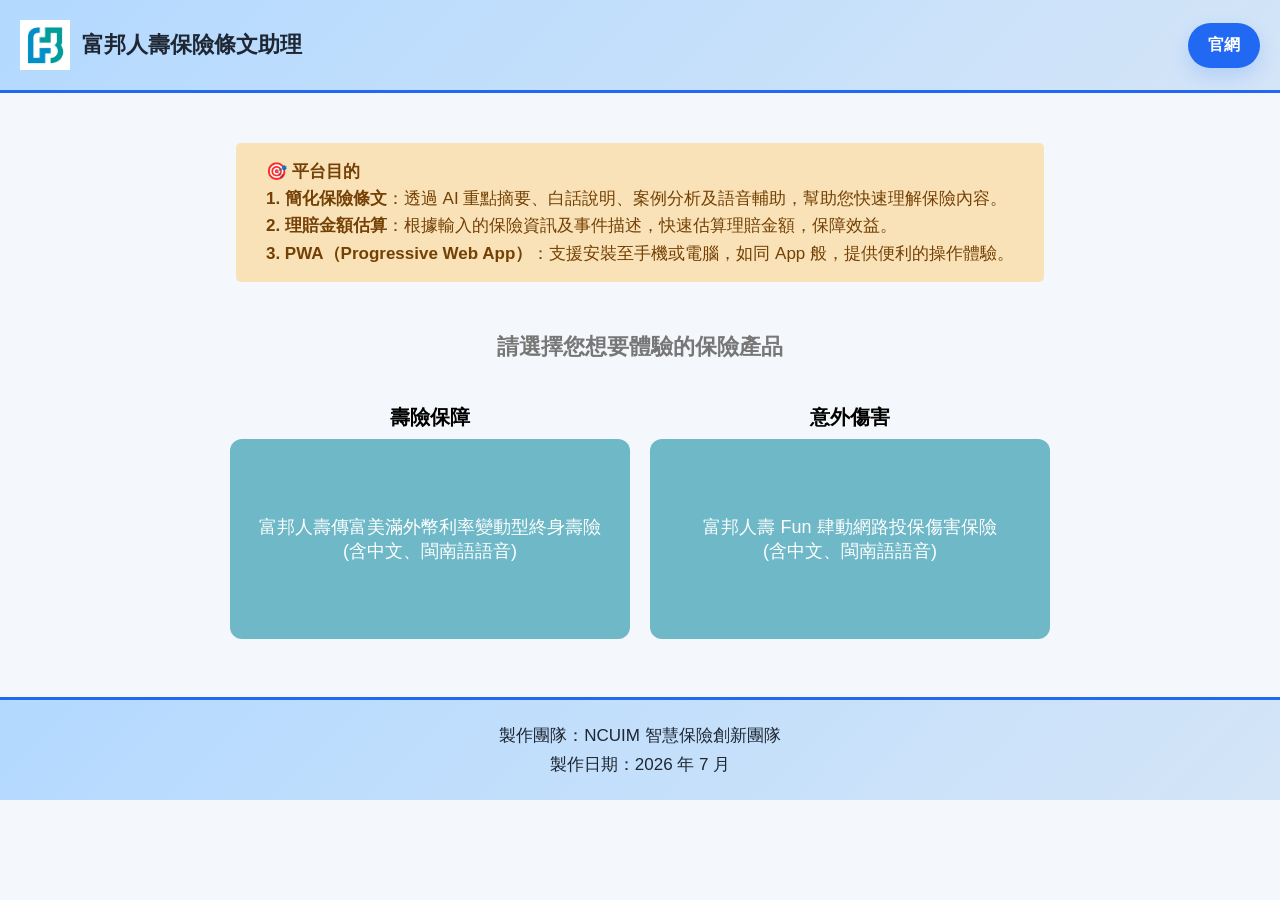
<file: index.html>
<!-- index.html -->
<!DOCTYPE html>
<html lang="zh-Hant">
<head>
  <meta charset="UTF-8">
  <meta name="viewport" content="width=device-width, initial-scale=1.0">
  <title>首頁</title>
  <link rel="stylesheet" href="styles_index.css" />
  <link rel="manifest" href="./manifest.json">
  <meta name="theme-color" content="#ffffff">
</head>

<body>

  <div class="container">

    <header class="header">
      <div class="header-content">
        <div class="header-brand">
          <img src="images/icon.jpg" alt="icon" class="icon" />
          <h1>富邦人壽保險條文助理</h1>
        </div>
        <div class="header-actions">
          <a class="estimate-btn" href="https://www.fubon.com/life/">官網</a>
        </div>
      </div>
    </header>

    <p class="platform-purpose">
      🎯 <strong>平台目的</strong><br>
      <strong>1. 簡化保險條文</strong>：透過 AI 重點摘要、白話說明、案例分析及語音輔助，幫助您快速理解保險內容。 <br>
      <strong>2. 理賠金額估算</strong>：根據輸入的保險資訊及事件描述，快速估算理賠金額，保障效益。<br>
      <strong>3. PWA（Progressive Web App）</strong>：支援安裝至手機或電腦，如同 App 般，提供便利的操作體驗。
    </p>

    <h3>請選擇您想要體驗的保險產品</h3>

    <div class="button-row">
      <div class="product">
        <h3 class="product-title">壽險保障</h3>
        <button class="btn" onclick="goSimplify1()">富邦人壽傳富美滿外幣利率變動型終身壽險<br>(含中文、閩南語語音)</button>
      </div>
      <div class="product">
        <h3 class="product-title">意外傷害</h3>
        <button class="btn" onclick="goSimplify2()">富邦人壽 Fun 肆動網路投保傷害保險<br>(含中文、閩南語語音)</button>
      </div>
    </div>

    <footer class="header footer">
      <p>製作團隊：NCUIM 智慧保險創新團隊</p>
      <p>製作日期：2026 年 7 月</p>
    </footer>
    
  </div>

  <script>
    function goSimplify1() {
      window.location.href = "simplify_voice.html";
    }

    function goEstimate1() {
      window.location.href = "estimate.html";
    }

    function goSimplify2() {
      window.location.href = "simplify2_voice.html";
    }

    function goEstimate2() {
      window.location.href = "estimate2.html";
    }

  </script>

  <script>
    (function(){
      var d = new Date();
      var fmt = d.toLocaleDateString('zh-TW', {year:'numeric',month:'2-digit',day:'2-digit'});
      var el = document.getElementById('prod-date');
      if(el) el.textContent = fmt;
    })();
  </script>

  <script src="app.js"></script>
  <script>
  if ('serviceWorker' in navigator) {
    navigator.serviceWorker.register('./service-worker.js')
      .then(() => console.log('Service Worker Registered'));
  }
  </script>
</body>
</html>
</file>
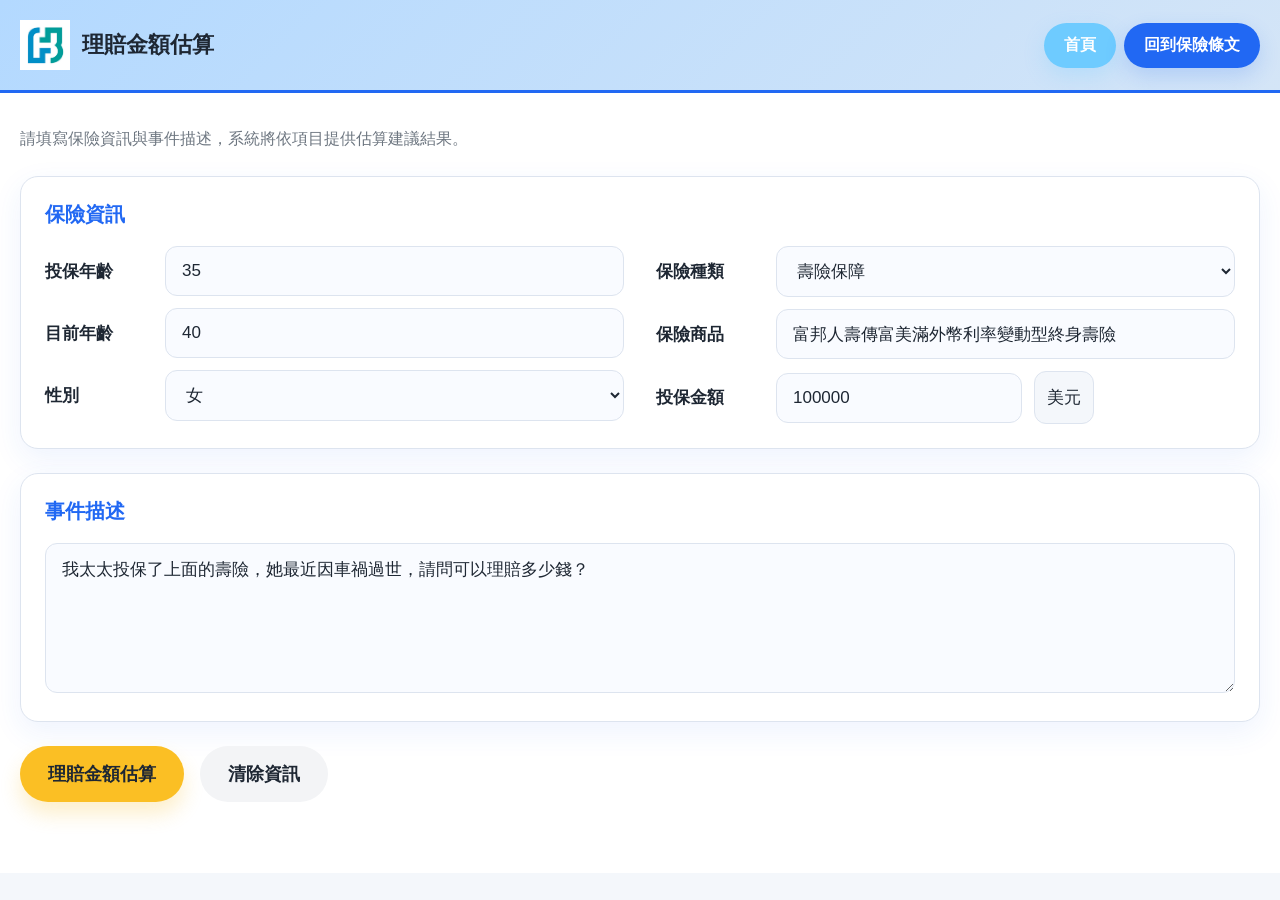
<file: estimate.html>
<!DOCTYPE html>
<html lang="zh-Hant">
<head>
  <meta charset="UTF-8" />
  <meta name="viewport" content="width=device-width, initial-scale=1.0" />
  <title>理賠金額估算</title>
  <link rel="stylesheet" href="styles_estimate.css" />
</head>
<body>
  <div class="container">
    <header class="header">
      <div class="header-content">
        <div class="header-brand">
          <img src="images/icon.jpg" alt="icon" class="icon" />
          <h1>理賠金額估算</h1>
        </div>
        <div class="header-actions">
          <a class="index-btn" href="index.html">首頁</a>
          <a class="estimate-btn" href="simplify_voice.html">回到保險條文</a>
        </div>
      </div>
    </header>

    <div class="main-layout single-column">
      <div class="content-area single-column">
        <div class="article-content calculator-content">
          <div class="calculator-panel">
            <div class="calculator-header">
              <p>請填寫保險資訊與事件描述，系統將依項目提供估算建議結果。</p>
            </div>

            <div class="calculator-grid table-layout">
              <div class="form-card">
                <div class="card-title">保險資訊</div>
                <div class="field-group-row">
                  <div class="field-column">
                    <div class="field-row">
                      <label class="field-label" for="insuredAge">投保年齡</label>
                      <input id="insuredAge" class="field-input" type="number" min="18" max="77" value="35" />
                    </div>
                    <div class="field-row">
                      <label class="field-label" for="currentAge">目前年齡</label>
                      <input id="currentAge" class="field-input" type="number" min="18" max="77" value="40" />
                    </div>
                    <div class="field-row">
                      <label class="field-label" for="gender">性別</label>
                      <select id="gender" class="field-input">
                        <option value="female">女</option>
                        <option value="male">男</option>
                        <option value="other">其他</option>
                      </select>
                    </div>
                  </div>
                  <div class="field-column">
                    <div class="field-row">
                      <label class="field-label" for="insuranceType">保險種類</label>
                      <select id="insuranceType" class="field-input">
                        <option value="life">壽險保障</option>
                        <option value="travel">旅行平安險</option>
                        <option value="accident">意外傷害險</option>
                        <option value="medical">健康醫療險</option>
                      </select>
                    </div>
                    <div class="field-row">
                      <label class="field-label" for="insuranceProduct">保險商品</label>
                      <input id="insuranceProduct" class="field-input" type="text" value="富邦人壽傳富美滿外幣利率變動型終身壽險" />
                    </div>
                    <div class="field-row">
                      <label class="field-label" for="coverageAmount">投保金額</label>
                      <div class="amount-input-group">
                        <input id="coverageAmount" class="field-input" type="number" min="0" value="100000" />
                        <span class="amount-unit">美元</span>
                      </div>
                    </div>
                  </div>
                </div>
              </div>

              <div class="form-card full-width">
                <div class="card-title">事件描述</div>
                <textarea id="eventDescription" class="textarea-input" rows="6" placeholder="例如：我太太投保了上面的壽險，她最近因車禍過世，請問可以理賠多少錢？">我太太投保了上面的壽險，她最近因車禍過世，請問可以理賠多少錢？</textarea>
              </div>
            </div>

            <div class="calculator-actions">
              <button id="calculateBtn" class="btn-primary">理賠金額估算</button>
              <button id="clearBtn" class="btn-secondary">清除資訊</button>
            </div>

            <div id="resultCard" class="result-card" style="display: none;">
              <div class="result-header">
                <div class="result-label">估算結果預估</div>
              </div>

              <div class="result-product-info" id="productInfo">
                <strong>商品：</strong><span id="resultProduct">富邦人壽傳富美滿外幣利率變動型終身壽險</span><br/>
                <strong>第十五條</strong> 被保險人於本契約有效期間內身故者，本公司按下列三者之最大值給付身故保險金後，本契約效力即行終止：<br>
                一、年繳保險費總和之一點零一倍。<br>
                二、身故時之總保單價值準備金乘上當時保險年齡對應附表二之給付比率所得之數額。<br>
                三、身故時之當年度保險金額。<br>
                訂立本契約時，以受監護宣告尚未撤銷者為被保險人，其身故保險金，變更為喪葬費用保險金。<br>
                前項被保險人於民國九十九年二月三日（含）以後所投保之喪葬費用保險金額總和（不限本公司），不得超過遺產及贈與稅法第十七條有關遺產稅喪葬費扣除額之半數，其超過部分本公司不負給付責任，本公司並應無息退還該超過部分之已繳保險費。<br>
                前項情形，如要保人向二家（含）以上保險公司投保，或向同一保險公司投保數個保險契（附）約，且其投保之喪葬費用保險金額合計超過前項所定之限額者，本公司於所承保之喪葬費用金額範圍內，依各要保書所載之要保時間先後，依約給付喪葬費用保險金至喪葬費用額度上限為止，如有二家以上保險公司之保險契約要保時間相同或無法區分其要保時間之先後者，各該保險公司應依其喪葬費用保險金額與扣除要保時間在先之保險公司應理賠之金額後所餘之限額比例分擔其責任。本公司約定給付之喪葬費用保險金，按被保險人身故日為基準，以臺灣銀行股份有限公司的前一營業日收盤之美元即期買入匯率為換算基礎，換算等值之新臺幣後不得超過主管機關所定之喪葬費用額度上限。<br>
                若因匯率波動造成超過之部分，本公司不負給付責任，並無息退還該超過部分之已繳保險費。
              </div>
              <div class="product-info-toggle">
                <button id="toggleProductBtn" class="btn-toggle">展開全部條文</button>
              </div>

              <div class="result-calculation">
                <div class="calc-item">
                  <div class="calc-label">1. 年繳保險費總和 × 1.01倍：</div>
                  <div class="calc-value"><span id="calc1">101,000</span> 美元。</div>
                </div>
                <div class="calc-item">
                  <div class="calc-label">2. 保單價值準備金 × 門檻比率：</div>
                  <div class="calc-value"><span id="calc2">48,000</span> 美元。</div>
                </div>
                <div class="calc-item">
                  <div class="calc-label">3. 當年度保險金額：</div>
                  <div class="calc-value"><span id="calc3">9,584</span> 美元。</div>
                </div>
              </div>

              <div class="result-estimate">
                <span class="estimate-label">預估：在這個情境下，身故保險金的給付金額為</span>
                <span class="estimate-amount"><span id="estimateAmount">101,000</span> 美元</span>。
              </div>

              <div class="result-actions">
                <button id="detailBtn" class="btn-formula">詳細計算公式</button>
              </div>
            </div>

            <div id="formulaModal" class="modal" style="display: none;">
              <div class="modal-content">
                <div class="modal-header">
                  <h3>詳細計算公式</h3>
                  <button class="modal-close" id="closeFormulaBtn">&times;</button>
                </div>
                <div class="modal-body" id="formulaBody">
                  <!-- 詳細公式內容 -->
                </div>
              </div>
            </div>
          </div>
        </div>
      </div>
    </div>
  </div>
  <script src="estimate.js"></script>
</body>
</html>
</file>
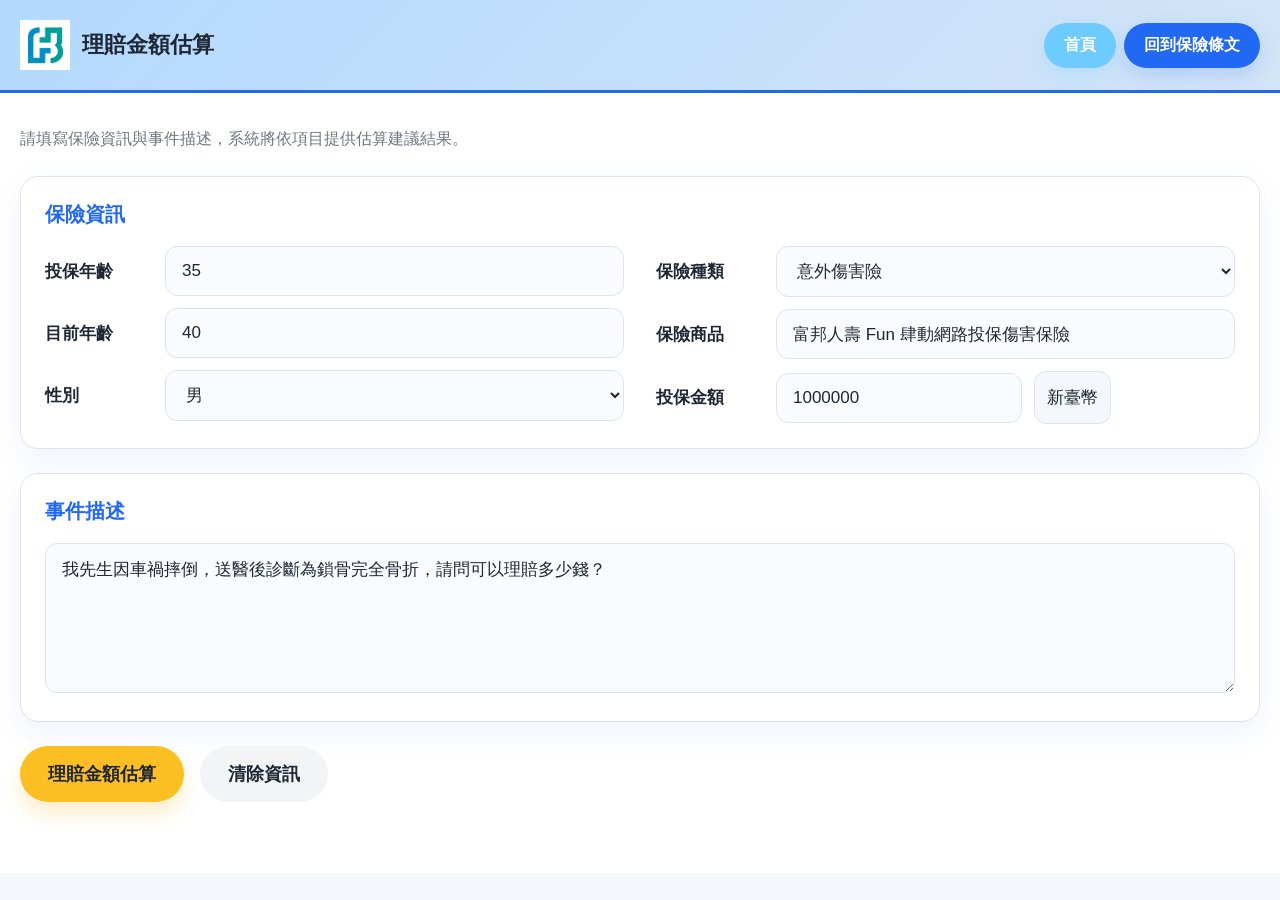
<file: estimate2.html>
<!DOCTYPE html>
<html lang="zh-Hant">
<head>
  <meta charset="UTF-8" />
  <meta name="viewport" content="width=device-width, initial-scale=1.0" />
  <title>理賠金額估算</title>
  <link rel="stylesheet" href="styles_estimate.css" />
</head>
<body>
  <div class="container">
    <header class="header">
      <div class="header-content">
        <div class="header-brand">
          <img src="images/icon.jpg" alt="icon" class="icon" />
          <h1>理賠金額估算</h1>
        </div>
        <div class="header-actions">
          <a class="index-btn" href="index.html">首頁</a>
          <a class="estimate-btn" href="simplify2_voice.html">回到保險條文</a>
        </div>
      </div>
    </header>

    <div class="main-layout single-column">
      <div class="content-area single-column">
        <div class="article-content calculator-content">
          <div class="calculator-panel">
            <div class="calculator-header">
              <p>請填寫保險資訊與事件描述，系統將依項目提供估算建議結果。</p>
            </div>

            <div class="calculator-grid table-layout">
              <div class="form-card">
                <div class="card-title">保險資訊</div>
                <div class="field-group-row">
                  <div class="field-column">
                    <div class="field-row">
                      <label class="field-label" for="insuredAge">投保年齡</label>
                      <input id="insuredAge" class="field-input" type="number" min="18" max="55" value="35" />
                    </div>
                    <div class="field-row">
                      <label class="field-label" for="currentAge">目前年齡</label>
                      <input id="currentAge" class="field-input" type="number" min="18" max="55" value="40" />
                    </div>
                    <div class="field-row">
                      <label class="field-label" for="gender">性別</label>
                      <select id="gender" class="field-input">
                        <option value="female">女</option>
                        <option value="male" selected>男</option>
                        <option value="other">其他</option>
                      </select>
                    </div>
                  </div>
                  <div class="field-column">
                    <div class="field-row">
                      <label class="field-label" for="insuranceType">保險種類</label>
                      <select id="insuranceType" class="field-input">
                        <option value="life">壽險保障</option>
                        <option value="travel">旅行平安險</option>
                        <option value="accident" selected>意外傷害險</option>
                        <option value="medical">健康醫療險</option>
                      </select>
                    </div>
                    <div class="field-row">
                      <label class="field-label" for="insuranceProduct">保險商品</label>
                      <input id="insuranceProduct" class="field-input" type="text" value="富邦人壽 Fun 肆動網路投保傷害保險" />
                    </div>
                    <div class="field-row">
                      <label class="field-label" for="coverageAmount">投保金額</label>
                      <div class="amount-input-group">
                        <input id="coverageAmount" class="field-input" type="number" min="0" value="1000000" />
                        <span class="amount-unit">新臺幣</span>
                      </div>
                    </div>
                  </div>
                </div>
              </div>

              <div class="form-card full-width">
                <div class="card-title">事件描述</div>
                <textarea id="eventDescription" class="textarea-input" rows="6" placeholder="例如：我先生因車禍摔倒，送醫後診斷為鎖骨完全骨折，請問可以理賠多少錢？">我先生因車禍摔倒，送醫後診斷為鎖骨完全骨折，請問可以理賠多少錢？</textarea>
              </div>
            </div>

            <div class="calculator-actions">
              <button id="calculateBtn" class="btn-primary">理賠金額估算</button>
              <button id="clearBtn" class="btn-secondary">清除資訊</button>
            </div>

            <div id="resultCard" class="result-card" style="display: none;">
              <div class="result-header">
                <div class="result-label">估算結果預估</div>
              </div>

              <div class="result-product-info" id="productInfo">
                <strong>商品：</strong><span id="resultProduct">富邦人壽 Fun 肆動網路投保傷害保險</span><br/>
                <strong>請按「理賠金額估算」以顯示使用到的條文內容。</strong>
              </div>
              <div class="product-info-toggle">
                <button id="toggleProductBtn" class="btn-toggle">展開全部條文</button>
              </div>

              <div class="result-estimate">
                <span class="estimate-label">預估：本次理賠金額為</span>
                <span class="estimate-amount"><span id="estimateAmount">101,000</span> 新臺幣</span>
              </div>

              <div class="result-actions">
                <button id="detailBtn" class="btn-formula">詳細計算公式</button>
              </div>
            </div>

            <div id="formulaModal" class="modal" style="display: none;">
              <div class="modal-content">
                <div class="modal-header">
                  <h3>詳細計算公式</h3>
                  <button class="modal-close" id="closeFormulaBtn">&times;</button>
                </div>
                <div class="modal-body" id="formulaBody">
                  <!-- 詳細公式內容 -->
                </div>
              </div>
            </div>
          </div>
        </div>
      </div>
    </div>
  </div>
  <script src="estimate2.js"></script>
</body>
</html>
</file>
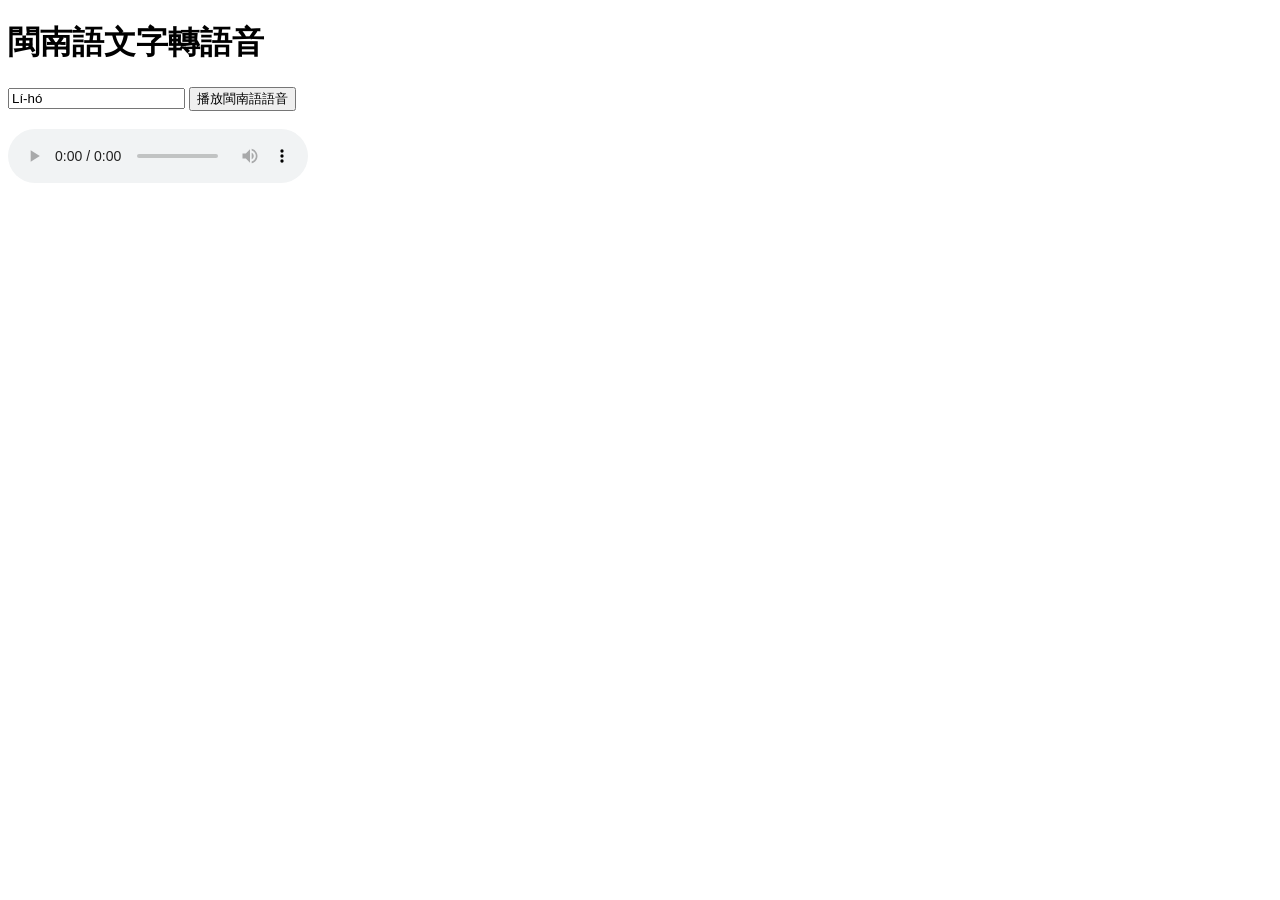
<file: minnan.html>
<!DOCTYPE html>
<html lang="zh">
<head>
  <meta charset="UTF-8">
  <title>閩南語 TTS Demo</title>
  <link rel="icon" href="data:image/svg+xml,%3Csvg xmlns='http://www.w3.org/2000/svg' viewBox='0 0 64 64'%3E%3Ctext y='52' font-size='56'%3E🗣%3C/text%3E%3C/svg%3E" />
</head>
<body>
  <h1>閩南語文字轉語音</h1>

  <input id="textInput" type="text" value="Lí-hó"> <!-- 建議用台羅拼音 -->
  <button id="playTTS">播放閩南語語音</button>
  <br><br>
  <audio id="audioPlayer" controls></audio>
  <div id="errorMsg" style="color:red;"></div>

  <script>
    const API_URL = "https://happy0708-minnan-test.hf.space/gradio_api/call/v2/tts";
    const EVENT_URL = "https://happy0708-minnan-test.hf.space/gradio_api/call/v2/tts";

    function parseEventPayload(text) {
      const trimmedText = (text || "").trim();
      if (!trimmedText) {
        return null;
      }

      const dataLines = trimmedText
        .split(/\r?\n/)
        .filter((line) => line.startsWith("data:"));

      if (dataLines.length > 0) {
        const dataText = dataLines
          .map((line) => line.replace(/^data:\s*/, "").trim())
          .join("\n");

        try {
          return JSON.parse(dataText);
        } catch {
          // fall back to the raw text below
        }
      }

      try {
        return JSON.parse(trimmedText);
      } catch {
        return null;
      }
    }

    async function pollEvent(eventId) {
      const url = `${EVENT_URL}/${eventId}`;
      for (let i = 0; i < 20; i++) {
        const response = await fetch(url, { method: "GET" });
        const text = await response.text();
        console.log("poll", i, text);

        const result = parseEventPayload(text);
        console.log("parsed poll", i, result);

        const payload = result?.data?.[0] ?? result?.[0] ?? result;
        const fileItem = payload?.data?.[0] ?? payload;

        if (fileItem?.url) {
          return fileItem.url;
        }
        if (fileItem?.path) {
          return fileItem.path;
        }

        await new Promise((resolve) => setTimeout(resolve, 1000));
      }
      return null;
    }

    document.getElementById("playTTS").addEventListener("click", async () => {
      const text = document.getElementById("textInput").value;
      const errorDiv = document.getElementById("errorMsg");
      errorDiv.textContent = "";

      try {
        const response = await fetch(API_URL, {
          method: "POST",
          headers: { "Content-Type": "application/json" },
          body: JSON.stringify({ text })
        });

        console.log("status", response.status);
        const bodyText = await response.text();
        console.log("body", bodyText);

        if (!response.ok) {
          errorDiv.textContent = "語音生成失敗：" + bodyText;
          return;
        }

        let result;
        try {
          result = JSON.parse(bodyText);
        } catch {
          errorDiv.textContent = "語音生成失敗：回傳內容不是 JSON";
          return;
        }

        const eventId = result?.event_id || result?.eventId;
        if (!eventId) {
          errorDiv.textContent = "語音生成失敗：Space 未回傳事件 ID";
          return;
        }

        const audioUrl = await pollEvent(eventId);
        if (!audioUrl) {
          errorDiv.textContent = "語音生成失敗：Space 未回傳音訊資料";
          return;
        }

        const normalizedAudioUrl = audioUrl.startsWith("http")
          ? audioUrl
          : `https://happy0708-minnan-test.hf.space/${audioUrl}`;

        const downloadUrl = normalizedAudioUrl;
        console.log("downloadUrl", downloadUrl);

        const audioResponse = await fetch(downloadUrl, {
          headers: { Accept: "audio/*" }
        });
        console.log("audio response status", audioResponse.status);
        console.log("audio response headers", Object.fromEntries(audioResponse.headers.entries()));

        if (!audioResponse.ok) {
          const text = await audioResponse.text();
          throw new Error(`無法下載音訊檔: ${audioResponse.status} ${text}`);
        }

        const arrayBuffer = await audioResponse.arrayBuffer();
        console.log("audio bytes", arrayBuffer.byteLength);

        const contentType = audioResponse.headers.get("content-type") || "";
        const inferredMimeType = contentType && contentType !== "application/octet-stream"
          ? contentType
          : (downloadUrl.toLowerCase().endsWith(".wav") ? "audio/wav" : "audio/mpeg");

        const audioBlob = new Blob([arrayBuffer], { type: inferredMimeType });
        const audioUrlObject = URL.createObjectURL(audioBlob);
        const audio = document.getElementById("audioPlayer");
        audio.crossOrigin = "anonymous";
        audio.src = audioUrlObject;
        audio.load();

        audio.addEventListener("canplaythrough", () => {
          audio.play().catch((playError) => {
            errorDiv.textContent = "播放失敗：" + playError.message;
          });
        }, { once: true });

        audio.addEventListener("error", () => {
          errorDiv.textContent = "播放失敗：音訊格式無法被瀏覽器播放";
        }, { once: true });
      } catch (e) {
        errorDiv.textContent = "語音生成失敗：" + e.message;
      }
    });
  </script>
</body>
</html>
</file>
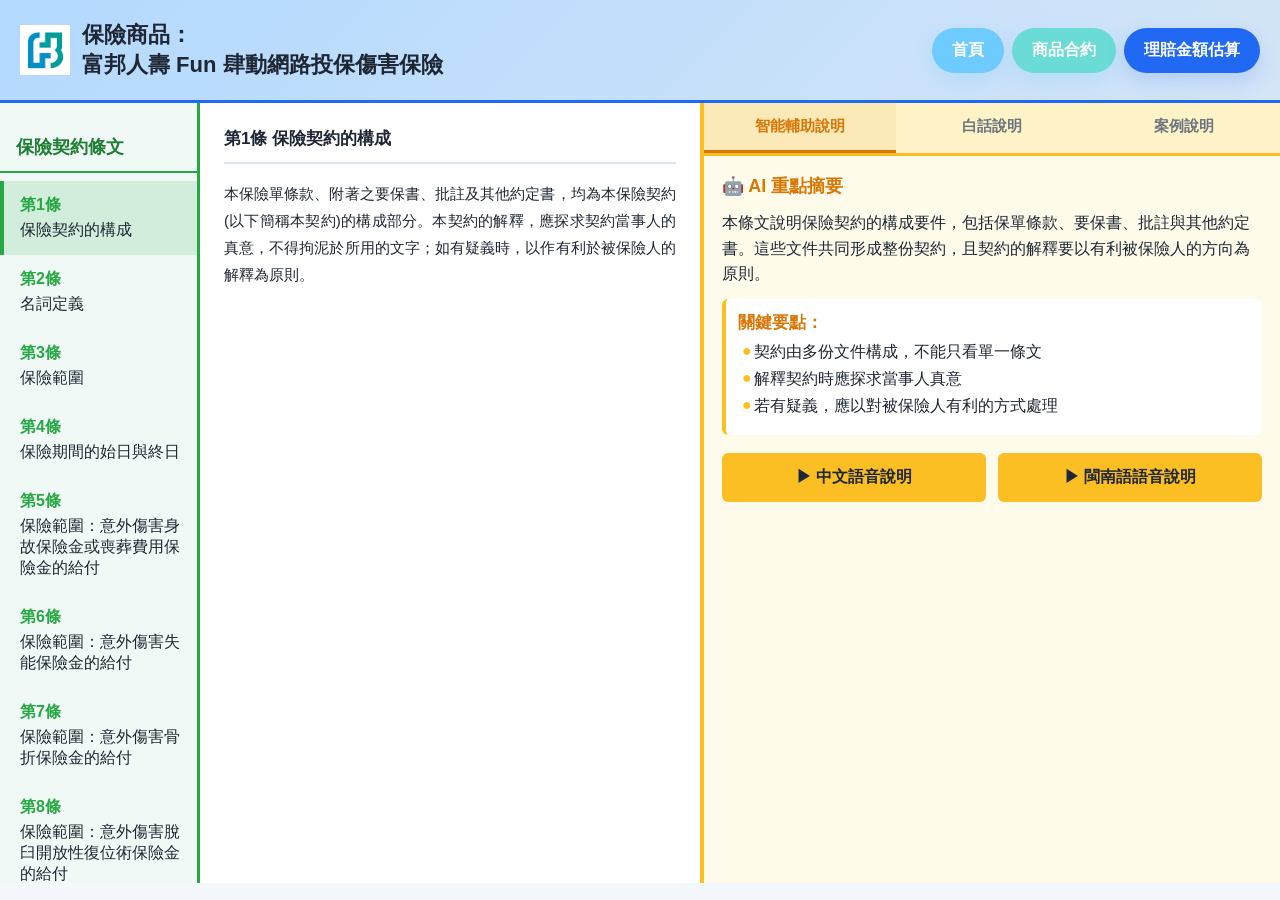
<file: simplify2_voice.html>
<!DOCTYPE html>
<html lang="zh-Hant">
<head>
  <meta charset="UTF-8" />
  <meta name="viewport" content="width=device-width, initial-scale=1.0" />
  <title>保險契約條文簡化</title>
  <link rel="stylesheet" href="styles_simplify.css" />

  <link rel="manifest" href="./manifest.json">
  <meta name="theme-color" content="#ffffff">
</head>
<body>
  <div class="container">
    <!-- 頂部頭條 -->
    <header class="header">
      <div class="header-content">
        <div class="header-brand">
          <img src="images/icon.jpg" alt="icon" class="icon" />
          <h1>保險商品：<br>富邦人壽 Fun 肆動網路投保傷害保險</h1>
        </div>
        <div class="header-actions">
          <a class="index-btn" href="index.html">首頁</a>
          <a class="plan-btn" href="https://www.fubon.com/life/product/personal/accident/EPDD-F">商品合約</a>
          <a class="estimate-btn" href="estimate2.html">理賠金額估算</a>
        </div>
      </div>
    </header>

    <div class="main-layout">
      <!-- 左側導航 -->
      <nav class="sidebar">
        <div class="sidebar-title">保險契約條文</div>
        <div class="nav-list">
          <button class="nav-item active" data-section="section1">
            <span class="section-num">第1條</span>
            <span class="section-title">保險契約的構成</span>
          </button>
          <button class="nav-item" data-section="section2">
            <span class="section-num">第2條</span>
            <span class="section-title">名詞定義</span>
          </button>
          <button class="nav-item" data-section="section3">
            <span class="section-num">第3條</span>
            <span class="section-title">保險範圍</span>
          </button>
          <button class="nav-item" data-section="section4">
            <span class="section-num">第4條</span>
            <span class="section-title">保險期間的始日與終日</span>
          </button>
          <button class="nav-item" data-section="section5">
            <span class="section-num">第5條</span>
            <span class="section-title">保險範圍：意外傷害身故保險金或喪葬費用保險金的給付</span>
          </button>
          <button class="nav-item" data-section="section6">
            <span class="section-num">第6條</span>
            <span class="section-title">保險範圍：意外傷害失能保險金的給付</span>
          </button>
          <button class="nav-item" data-section="section7">
            <span class="section-num">第7條</span>
            <span class="section-title">保險範圍：意外傷害骨折保險金的給付</span>
          </button>
          <button class="nav-item" data-section="section8">
            <span class="section-num">第8條</span>
            <span class="section-title">保險範圍：意外傷害脫臼開放性復位術保險金的給付</span>
          </button>
          <button class="nav-item" data-section="section9">
            <span class="section-num">第9條</span>
            <span class="section-title">保險範圍：意外傷害創傷縫合處置保險金的給付</span>
          </button>
          <button class="nav-item" data-section="section10">
            <span class="section-num">第10條</span>
            <span class="section-title">保險範圍：保險金給付的限制</span>
          </button>
          <button class="nav-item" data-section="section11">
            <span class="section-num">第11條</span>
            <span class="section-title">除外責任（原因）</span>
          </button>
          <button class="nav-item" data-section="section12">
            <span class="section-num">第12條</span>
            <span class="section-title">不保事項</span>
          </button>
          <button class="nav-item" data-section="section13">
            <span class="section-num">第13條</span>
            <span class="section-title">契約的無效</span>
          </button>
          <button class="nav-item" data-section="section14">
            <span class="section-num">第14條</span>
            <span class="section-title">告知義務與本契約的解除</span>
          </button>
          <button class="nav-item" data-section="section15">
            <span class="section-num">第15條</span>
            <span class="section-title">契約的終止</span>
          </button>
          <button class="nav-item" data-section="section16">
            <span class="section-num">第16條</span>
            <span class="section-title">職業或職務變更的通知義務</span>
          </button>
          <button class="nav-item" data-section="section17">
            <span class="section-num">第17條</span>
            <span class="section-title">保險事故的通知與保險金的申請時間</span>
          </button>
          <button class="nav-item" data-section="section18">
            <span class="section-num">第18條</span>
            <span class="section-title">失蹤處理</span>
          </button>
          <button class="nav-item" data-section="section19">
            <span class="section-num">第19條</span>
            <span class="section-title">意外傷害身故保險金或喪葬費用保險金的申領</span>
          </button>
          <button class="nav-item" data-section="section20">
            <span class="section-num">第20條</span>
            <span class="section-title">意外傷害失能保險金的申領</span>
          </button>
          <button class="nav-item" data-section="section21">
            <span class="section-num">第21條</span>
            <span class="section-title">意外傷害骨折保險金、意外傷害脫臼開放性復位術保險金、意外傷害創傷縫合處置保險金的申領</span>
          </button>
          <button class="nav-item" data-section="section22">
            <span class="section-num">第22條</span>
            <span class="section-title">受益人的指定及變更</span>
          </button>
          <button class="nav-item" data-section="section23">
            <span class="section-num">第23條</span>
            <span class="section-title">受益人之受益權</span>
          </button>
          <button class="nav-item" data-section="section24">
            <span class="section-num">第24條</span>
            <span class="section-title">變更住所</span>
          </button>
          <button class="nav-item" data-section="section25">
            <span class="section-num">第25條</span>
            <span class="section-title">時效</span>
          </button>
          <button class="nav-item" data-section="section26">
            <span class="section-num">第26條</span>
            <span class="section-title">批註</span>
          </button>
          <button class="nav-item" data-section="section27">
            <span class="section-num">第27條</span>
            <span class="section-title">管轄法院</span>
          </button>
        </div>
      </nav>

      <!-- 中間內容區域 -->
      <div class="content-area">
        <!-- 條文內容 -->
        <div class="article-content">
          <div class="section active" id="section1">
            <h2>第1條 保險契約的構成</h2>
            <div class="article-text">
              <p>本保險單條款、附著之要保書、批註及其他約定書，均為本保險契約(以下簡稱本契約)的構成部分。本契約的解釋，應探求契約當事人的真意，不得拘泥於所用的文字；如有疑義時，以作有利於被保險人的解釋為原則。</p>
            </div>
          </div>

          <div class="section" id="section2">
            <h2>第2條 名詞定義</h2>
            <div class="article-text">
              <p>本契約所用名詞定義如下：<br>
              一、「保險金額」：係指本契約投保時約定之保險金額。<br>
              二、「傷害」：係指被保險人於本契約有效期間內，遭受意外傷害事故，因而蒙受之傷害。<br>
              三、「意外傷害事故」：係指非由疾病引起之外來突發事故。<br>
              四、「醫院」：係指依照醫療法規定領有開業執照並設有病房收治病人之公、私立及醫療法人醫院。<br>
              五、「診所」：係指依照醫療法規定設立並具備開業執照之診所。<br>
              六、「醫師」：係指依法令取得醫師資格並經核准執業者。<br>
              七、「專科醫師」：係指經醫師考試及格，完成專科醫師訓練，並經中央衛生主管機關甄審合格，領有專科醫師證書者。<br>
              八、「脫臼開放性復位術」：係指符合國際疾病傷害及死因分類標準（ICD-9-CM）手術處置碼 79.81 至79.89 之手術處置。若醫界採用新版分類標準（例如：ICD-10-PCS），本公司於判斷時，應以與新版分類標準相對應之代碼作為判斷標準。</p>
            </div>
          </div>

          <div class="section" id="section3">
            <h2>第3條 保險範圍</h2>
            <div class="article-text">
              <p>被保險人於本契約有效期間內，因遭受意外傷害事故，致其身體蒙受傷害而致失能、死亡、骨折、接受脫臼開放性復位術治療或接受創傷縫合處置時，本公司依照本契約的約定，給付保險金。</p>
            </div>
          </div>

          <div class="section" id="section4">
            <h2>第4條 保險期間的始日與終日</h2>
            <div class="article-text">
              <p>本契約保險期間分別為一年、一百八十日或九十日三種，並以本契約保險單上所載日時為準。<br><br>
              <strong>第四條之一【保險責任的開始及交付保險費】</strong><br>
               本公司應自同意承保並收取第一期保險費後負保險責任，並應發給保險單作為承保的憑證。<br>
              本公司如於同意承保前，預收相當於第一期保險費之金額時，其應負之保險責任，以同意承保時溯自預收相當於第一期保險費金額時開始。但契約另有約定保險期間始日者，從其約定。<br>
              前項情形，在本公司為同意承保與否之意思表示前發生應予給付之保險事故時，本公司仍負保險責任。</p>
            </div>
          </div>

          <div class="section" id="section5">
            <h2>第5條 保險範圍：意外傷害身故保險金或喪葬費用保險金的給付</h2>
            <div class="article-text">
              <p>被保險人於本契約有效期間內遭受第二條約定的意外傷害事故，自意外傷害事故發生之日起一百八十日以內身故者，本公司按保險金額給付身故保險金。但超過一百八十日身故者，受益人若能證明被保險人之身故與該意外傷害事故具有因果關係者，不在此限。<br>
              訂立本契約時，以受監護宣告尚未撤銷者為被保險人，其「意外傷害身故保險金」變更為喪葬費用保險金。<br>
              前項被保險人於民國九十九年二月三日（含）以後所投保之喪葬費用保險金額總和（不限本公司），不得超過遺產及贈與稅法第十七條有關遺產稅喪葬費扣除額之半數，其超過部分本公司不負給付責任，本公司並應無息退還該超過部分之已繳保險費。<br>
              前項情形，如要保人向二家（含）以上保險公司投保，或向同一保險公司投保數個保險契(附)約，且其投保之喪葬費用保險金額合計超過所定之限額者，本公司於所承保之喪葬費用金額範圍內，依各要保書所載之要保時間先後，依約給付喪葬費用保險金至前項喪葬費用額度上限為止，如有二家以上保險公司之保險契約要保時間相同或無法區分其要保時間之先後者，各該保險公司應依其喪葬費用保險金額與扣除要保時間在先之保險公司應理賠之金額後所餘之限額比例分擔其責任。</p>
            </div>
          </div>

          <div class="section" id="section6">
            <h2>第6條 保險範圍：意外傷害失能保險金的給付</h2>
            <div class="article-text">
              <p>被保險人於本契約有效期間內遭受第二條約定的意外傷害事故，自意外傷害事故發生之日起一百八十日以內致成附表一所列失能程度之一者，本公司給付意外傷害失能保險金，其金額按保險金額乘以該表所列之給付比例計算。但超過一百八十日致成失能者，受益人若能證明被保險人之失能與該意外傷害事故具有因果關係者，不在此限。<br>
              被保險人因同一意外傷害事故致成附表一所列二項以上失能程度時，本公司給付各該項意外傷害失能保險金之和，最高以保險金額為限。但不同失能項目屬於同一手或同一足時，僅給付一項意外傷害失能保險金；若失能項目所屬失能等級不同時，給付較嚴重項目的意外傷害失能保險金。<br>
              被保險人因本次意外傷害事故所致之失能，如合併以前（含本契約訂立前）的失能，可領附表一所列較嚴重項目的意外傷害失能保險金者，本公司按較嚴重的項目給付意外傷害失能保險金，但以前的失能，視同已給付意外傷害失能保險金，應扣除之。<br>
              前項情形，若被保險人扣除以前的失能後得領取之保險金低於單獨請領之金額者，不適用合併之約定。<br>
              被保險人於本契約有效期間內因不同意外傷害事故申領意外傷害失能保險金時，本公司累計給付金額最高以保險金額為限。<br>
              第一項情形被保險人之失能如係附表一所列失能等級第一級者，本公司依本條約定給付保險金後，本契約效力即行終止。</p>
            </div>
          </div>

          <div class="section" id="section7">
            <h2>第7條 保險範圍：意外傷害骨折保險金的給付</h2>
            <div class="article-text">
              <p>被保險人於本契約有效期間內遭受第二條約定的意外傷害事故，自意外傷害事故發生之日起一百八十日以內，經醫院或診所治療，診斷確定致成附表二骨折別表所列項目之一，本公司按保險金額的 5%乘以附表二骨折別表所定給付比例，給付「意外傷害骨折保險金」。<br>
              如被保險人自意外傷害事故發生之日起超過一百八十日經診斷確定骨折者，若能證明其與該意外傷害事故具有因果關係者，本公司仍依前項約定給付「意外傷害骨折保險金」，不受前項一百八十日之限制。<br>
              附表二骨折別表內所載給付比例僅適用於骨骼完全折斷之情形。如係不完全骨折，其給付比例為完全骨折的二分之一；如係骨骼龜裂者，其給付比例為完全骨折的四分之一。<br>
              同一意外傷害事故僅給付一次意外傷害骨折保險金。如因同一意外傷害事故致有二處以上骨折時，本公司僅給付一項最高比例之意外傷害骨折保險金。</p>
            </div>
          </div>
          
          <div class="section" id="section8">
            <h2>第8條 保險範圍：意外傷害脫臼開放性復位術保險金的給付</h2>
            <div class="article-text">
              <p>被保險人於本契約有效期間內遭受第二條約定的意外傷害事故，自意外傷害事故發生之日起一百八十日以內，經醫院或診所治療，診斷確定致成附表三脫臼別表所列脫臼項目之一，經醫生診斷必須且實際施行「脫臼開放性復位術」治療者，本公司依其脫臼部位按保險金額的 5%乘以附表三脫臼別表所定給付比例，給付「意外傷害脫臼開放性復位術保險金」。<br>
              如被保險人自意外傷害事故發生之日起超過一百八十日經診斷確定脫臼而施行「脫臼開放性復位術」者，若能證明被保險人之脫臼與該意外傷害事故具有因果關係者，本公司仍依前項約定給付意外傷害脫臼開放性復位術保險金，不受前項一百八十日之限制。<br>
              同一意外傷害事故僅給付一次意外傷害脫臼開放性復位術保險金。如因同一意外傷害事故致成二項以上脫臼經醫師診斷必須且實際施行二項以上之「脫臼開放性復位術」治療者，本公司僅給付一項較高比例之意外傷害脫臼開放性復位術保險金。</p>
            </div>
          </div>
          
          <div class="section" id="section9">
            <h2>第9條 保險範圍：意外傷害創傷縫合處置保險金的給付</h2>
            <div class="article-text">
              <p>被保險人於本契約有效期間內遭受第二條約定的意外傷害事故，於醫院或診所經醫師診斷必須接受創傷縫合處置治療且已接受縫合處置者，本公司依其創傷大小按保險金額的 0.1%乘以附表四意外創傷縫合處置項目及給付比例表所定給付比例，給付「意外傷害創傷縫合處置保險金」。<br>
              同一意外傷害事故僅給付一次意外傷害創傷縫合處置保險金。如因同一意外傷害事故而接受二項以上創傷縫合處置者，本公司僅給付一項較高比例之意外傷害創傷縫合處置保險金。</p>
            </div>
          </div>

          <div class="section" id="section10">
            <h2>第10條 保險範圍：保險金給付的限制</h2>
            <div class="article-text">
              <p>被保險人於本契約有效期間內因同一意外傷害事故致成失能後身故，並符合本契約第五條及第六條約定之申領條件時，本公司之給付總金額合計最高以保險金額為限。<br>
              前項情形，受益人已受領意外傷害失能保險金者，本公司僅就保險金額與已受領金額間之差額負給付責任。<br>
              被保險人於本契約有效期間內因不同意外傷害事故致成失能、身故時，受益人得依第五條及第六條之約定分別申領保險金，不適用第一項之約定。</p>
            </div>
          </div>
        
          <div class="section" id="section11">
            <h2>第11條 除外責任（原因）</h2>
            <div class="article-text">
              <p>被保險人因下列原因致成死亡、失能或傷害時，本公司不負給付保險金的責任：<br>
              一、要保人、被保險人的故意行為。<br>
              二、被保險人犯罪行為。<br>
              三、被保險人飲酒後駕（騎）車，其吐氣或血液所含酒精成份超過道路交通法令規定標準者。<br>
              四、戰爭（不論宣戰與否）、內亂及其他類似的武裝變亂。但契約另有約定者不在此限。<br>
              五、因原子或核子能裝置所引起的爆炸、灼熱、輻射或污染。但契約另有約定者不在此限。前項第一款及第二十三條情形（除被保險人的故意行為外），致被保險人傷害或失能時，本公司仍給付保險金。</p>
            </div>
          </div>
          
          <div class="section" id="section12">
            <h2>第12條 不保事項</h2>
            <div class="article-text">
              <p>被保險人從事下列活動，致成死亡、失能或傷害時，除本契約另有約定外，本公司不負給付保險金的責任：<br>
              一、被保險人從事角力、摔跤、柔道、空手道、跆拳道、馬術、拳擊、特技表演等的競賽或表演。<br>
              二、被保險人從事汽車、機車及自由車等的競賽或表演。</p>
            </div>
          </div>

          <div class="section" id="section13">
            <h2>第13條 契約的無效</h2>
            <div class="article-text">
              <p>本契約訂立時，僅要保人知保險事故已發生者，契約無效。本公司不退還所收受之保險費。</p>
            </div>
          </div>

          <div class="section" id="section14">
            <h2>第14條 告知義務與本契約的解除</h2>
            <div class="article-text">
              <p>要保人及被保險人在訂立本契約時，對於本公司要保書書面（或投保網頁）詢問的告知事項應據實說明，如有為隱匿或遺漏不為說明，或為不實的說明，足以變更或減少本公司對於危險的估計者，本公司得解除契約，且無須返還已收受之保險費，其保險事故發生後亦同。但危險的發生未基於其說明或未說明的事實時，不在此限。<br>
              前項解除契約權，自本公司知有解除之原因後經過一個月不行使而消滅。<br>
              本公司通知解除本契約時，如要保人死亡、失蹤或住所不明，通知不能送達時，本公司得將該項通知送達本契約之身故保險金受益人。</p>
            </div>
          </div>

          <div class="section" id="section15">
            <h2>第15條 契約的終止</h2>
            <div class="article-text">
              <p>要保人得隨時終止本契約。<br>
              前項契約之終止，自本公司收到要保人書面或其他約定方式通知時，開始生效。<br>
              要保人依第一項約定終止本契約時，本公司應從當期已繳保險費扣除按短期費率計算已經過期間之保險費後，將其未滿期保險費退還要保人。短期費率如附表五。<br>
              被保險人非因本契約所載保險事故而身故時，本契約效力終止，但有已繳付而尚未滿期之保險費者，本公司應按日數將保費差額返還予要保人。</p>
            </div>
          </div>

          <div class="section" id="section16">
            <h2>第16條 職業或職務變更的通知義務</h2>
            <div class="article-text">
              <p>被保險人變更其職業或職務時，要保人或被保險人應即時以書面或其他約定方式通知本公司。<br>
              被保險人所變更的職業或職務，依照本公司職業分類其危險性減低時，本公司於接到通知後，應自職業或職務變更之日起按其費率差額退還未滿期保險費。<br>
              被保險人所變更的職業或職務，依照本公司職業分類其危險性增加時，本公司於接到通知後，自職業或職務變更之日起，按費率差額增收未滿期保險費。但被保險人所變更的職業或職務依照本公司職業分類在拒保範圍內者，本公司於接到通知後得終止契約，並按日計算退還未滿期保險費。<br>
              被保險人所變更的職業或職務，依照本公司職業分類其危險性增加，未依第一項約定通知而發生保險事故者，本公司按其原收保險費與應收保險費的比率折算保險金給付。<br>
              前項被保險人於意外傷害事故發生當時之職業類別為五至六類或在拒保範圍內者，本契約效力即行終止，本公司按其原收保險費與應收保險費的比率折算保險金給付。但保險事故之發生非基於變更後之職業或職務者，本公司依約給付該項保險金。</p>
            </div>
          </div>

          <div class="section" id="section17">
            <h2>第17條 保險事故的通知與保險金的申請時間</h2>
            <div class="article-text">
              <p>被保險人於本契約有效期間內遭受第二條約定的意外傷害事故時，要保人、被保險人或受益人應於知悉意外傷害事故發生後十日內將事故狀況及被保險人的傷害程度，通知本公司。並於通知後儘速檢具所需文件向本公司申請給付保險金。<br>
              本公司應於收齊前項文件後十五日內給付之。但因可歸責於本公司之事由致未在前述約定期限內為給付者，應按年利一分加計利息給付。</p>
            </div>
          </div>

          <div class="section" id="section18">
            <h2>第18條 失蹤處理</h2>
            <div class="article-text">
              <p>被保險人在本契約有效期間內因第二條所約定的意外傷害事故失蹤，於戶籍資料所載失蹤之日起滿一年仍未尋獲，或要保人、受益人能提出證明文件足以認為被保險人極可能因本契約所約定之意外傷害事故而死亡者，本公司按第五條約定先行給付意外傷害身故保險金或喪葬費用保險金，但日後發現被保險人生還時，要保人或受益人應將該筆已領之退還已繳保險費或意外傷害身故保險金或喪葬費用保險金歸還本公司，其間有應繳而未繳之保險費者，於要保人一次清償後，本契約自原終止日繼續有效，本公司如有應行給付其他保險金情事者，仍依約給付。</p>
            </div>
          </div>

          <div class="section" id="section19">
            <h2>第19條 意外傷害身故保險金或喪葬費用保險金的申領</h2>
            <div class="article-text">
              <p>受益人申領「意外傷害身故保險金或喪葬費用保險金」時應檢具下列文件：<br>
              一、保險金申請書。<br>
              二、保險單或其謄本。<br>
              三、相驗屍體證明書或死亡診斷書；但必要時本公司得要求提供意外傷害事故證明文件。<br>
              四、被保險人除戶戶籍謄本。<br>
              五、受益人的身分證明。</p>
            </div>
          </div>

          <div class="section" id="section20">
            <h2>第20條 意外傷害失能保險金的申領</h2>
            <div class="article-text">
              <p>受益人申領「意外傷害失能保險金」時應檢具下列文件：<br>
              一、保險金申請書。<br>
              二、保險單或其謄本。<br>
              三、失能診斷書；但必要時本公司得要求提供意外傷害事故證明文件。<br>
              四、受益人的身分證明。<br>
              要保人或被保險人為醫師時，不得為被保險人出具失能診斷書或證明文件。<br>
              受益人申領意外傷害失能保險金時，本公司基於審核保險金之需要，得對被保險人的身體予以檢驗，另得徵詢其他醫師之醫學專業意見，並得經受益人同意調閱被保險人之就醫相關資料。因此所生之費用由本公司負擔。</p>
            </div>
          </div>

          <div class="section" id="section21">
            <h2>第21條 意外傷害骨折保險金、意外傷害脫臼開放性復位術保險金、意外傷害創傷縫合處置保險金的申領</h2>
            <div class="article-text">
              <p>受益人申領「意外傷害骨折保險金」、「意外傷害脫臼開放性復位術保險金」或「意外傷害創傷縫合處置保險金」時，應檢具下列文件：<br>
              一、保險金申請書。<br>
              二、保險單或其謄本。<br>
              三、醫療診斷書。如係申領「意外傷害脫臼開放性復位術保險金」者，須載明手術名稱、部位及方式。如係申領「意外傷害創傷縫合處置保險金」者，須載明處置部位、名稱及傷口大小。但必要時本公司得要求提供意外傷害事故證明文件。<br>
              四、如係申領「意外傷害骨折保險金」或「意外傷害脫臼開放性復位術保險金」者，應另提供載明被保險人姓名及拍攝時間之骨折或脫臼 X 光片。<br>
              五、受益人的身分證明。<br>
              要保人或被保險人為醫師時，不得為被保險人出具診斷書或證明文件。<br>
              受益人申領意外傷害骨折保險金、意外傷害脫臼開放性復位術保險金或意外傷害創傷縫合處置保險金時，本公司基於審核保險金之需要，得徵詢其他醫師之醫學專業意見，並得經受益人同意調閱被保險人之就醫相關資料。因此所生之費用由本公司負擔。</p>
            </div>
          </div>

          <div class="section" id="section22">
            <h2>第22條 受益人的指定及變更</h2>
            <div class="article-text">
              <p>意外傷害失能保險金、意外傷害骨折保險金、意外傷害脫臼開放性復位術保險金、意外傷害創傷縫合處置保險金的受益人，為被保險人本人，本公司不受理其指定或變更。倘被保險人身故前尚有未受領之保險金（不論已否申請），本公司將給付予意外傷害身故保險金或喪葬費用保險金受益人。受益人之指定及變更，要保人得依下列約定辦理，並應符合指定或變更當時法令之規定：<br>
              一、於訂立本契約時，經被保險人同意指定受益人。<br>
              二、於保險事故發生前經被保險人同意變更受益人，如要保人未將前述變更通知本公司者，不得對抗本公司。<br>
              三、意外傷害身故保險金或喪葬費用保險金受益人之指定及變更以被保險人之直系血親、配偶或法定繼承人為限。<br>
              前項受益人的變更，於要保人檢具申請書及被保險人的同意書（要、被保險人為同一人時為申請書或電子申請文件）送達本公司時，本公司應即予批註或發給批註書。本公司為身故或失能給付時，應以受益人直接申領為限。<br>
              意外傷害身故保險金或喪葬費用保險金受益人同時或先於被保險人身故，除要保人於保險事故發生前已另行指定受益人，或本契約另已約定其他受益人外，以被保險人之法定繼承人為該項保險金之受益人。<br>
              本契約受益人為法定繼承人時，其受益順序及應得比例適用民法繼承編相關規定。</p>
            </div>
          </div>

          <div class="section" id="section23">
            <h2>第23條 受益人之受益權</h2>
            <div class="article-text">
              <p>受益人故意致被保險人於死或雖未致死者，喪失其受益權。<br>
              前項情形，如因該受益人喪失受益權，而致無受益人受領保險金額時，其保險金額作為被保險人遺產。如有其他受益人者，喪失受益權之受益人原應得之部份，按其他受益人原約定比例分歸其他受益人。</p>
            </div>
          </div>

          <div class="section" id="section24">
            <h2>第24條 變更住所</h2>
            <div class="article-text">
              <p>要保人的住所有變更時，應即以書面或其他約定方式通知本公司。<br>
                要保人不為前項通知者，本公司之各項通知，得以本契約所載要保人之最後住所發送之。</p>
            </div>
          </div>

          <div class="section" id="section25">
            <h2>第25條 時效</h2>
            <div class="article-text">
              <p>由本契約所生的權利，自得為請求之日起，經過兩年不行使而消滅。</p>
            </div>
          </div>

          <div class="section" id="section26">
            <h2>第26條 批註</h2>
            <div class="article-text">
              <p>本契約內容的變更，或記載事項的增刪，除第二十二條另有約定外，應經要保人與本公司雙方書面或其他約定方式同意，並由本公司即予批註或發給批註書。</p>
            </div>
          </div>

          <div class="section" id="section27">
            <h2>第27條 管轄法院</h2>
            <div class="article-text">
              <p>因本契約涉訟者，同意以要保人住所地地方法院為第一審管轄法院，要保人的住所在中華民國境外時，以本公司總公司所在地地方法院為第一審管轄法院。但不得排除消費者保護法第四十七條及民事訴訟法第四百三十六條之九小額訴訟管轄法院之適用。</p>
            </div>
          </div>
        </div>

        <!-- 右側說明標籤 -->
        <div class="explanation-panel">
          <div class="explanation-tabs">
            <button class="tab-btn active" data-tab="smart">智能輔助說明</button>
            <button class="tab-btn" data-tab="simple">白話說明</button>
            <button class="tab-btn" data-tab="example">案例說明</button>
                      </div>

          <div class="explanation-content">
            <!-- 第1條說明 -->
            <div class="section-explanation" id="section1-explanation">
              <!-- 智能輔助說明 -->
              <div class="tab-content active" data-section="section1" data-tab="smart">
                <div class="explanation-box">
                  <h3>🤖 AI 重點摘要</h3>
                  <p>本條文說明保險契約的構成要件，包括保單條款、要保書、批註與其他約定書。這些文件共同形成整份契約，且契約的解釋要以有利被保險人的方向為原則。</p>
                  <div class="highlight-box">
                    <strong>關鍵要點：</strong>
                    <ul>
                      <li>契約由多份文件構成，不能只看單一條文</li>
                      <li>解釋契約時應探求當事人真意</li>
                      <li>若有疑義，應以對被保險人有利的方式處理</li>
                    </ul>
                  </div>
                  <br>
                  <div class="button-group">
                    <button class="play-btn">▶ 中文語音說明</button>
                    <button class="play-btn" data-voice="minnan" data-minnan-text="Pún tiâu-bûn suat-bîng pó-hiám khuè-iok ê kòo-sîng iàu-kiānn, pau-kuat pó-tuann tiâu-khuán, iàu-pó-tsheh, phue-tsù kap kî-thann iok-tiānn-tsheh. Tsiah-ê bûn-kiānn kiōng-tông tsiânn-tsò kui hūn khuè-iok, jî-tshiánn khuè-iok ê kái-sueh beh í iú-lī hông-pó-hiám-jîn ê hong-hiòng sī guân-tsik.
                    Kuan-kiān iàu-tiám:
                    Khuè-iok iû tsē hūn bûn-kiānn kòo-sîng, bē-tàng kan-na khuànn tan-it tiâu-bûn.
                    Kái-sueh khuè-iok sî ìn thàm-kiû tong-sū-jîn tsin-ì.
                    Nā ū gî-gī, ìn í tuì hông-pó-hiám-jîn iú-lī ê hong-sik tshú-lí.">▶ 閩南語語音說明</button>
                  </div>
                </div>
              </div>

              <!-- 白話說明 -->
              <div class="tab-content" data-section="section1" data-tab="simple">
                <div class="explanation-box">
                  <h3>📖 白話說明</h3>
                  <p>這一條在說明保險契約不是只有一張保單，還包含你填的要保書和保險公司加上的批註或特別約定。換句話說，整份契約要一起看，不能只看某一句話。</p>
                  <div class="highlight-box">
                    <strong>簡單重點：</strong>
                    <ul>
                      <li>保險契約包含保單、要保書和批註</li>
                      <li>條文有疑問時要找真實意思</li>
                      <li>有爭議時，傾向對被保險人有利</li>
                    </ul>
                  </div>
                  <br>
                  <div class="button-group">
                    <button class="play-btn">▶ 中文語音說明</button>
                    <button class="play-btn" data-voice="minnan" data-minnan-text="Tsit tsi̍t-tiâu leh suat-bîng pó-hiám khuè-iok m̄ sī kan-na ū tsi̍t tiunn pó-tuann, koh pau-hâm lí thūn ê iàu-pó-tsheh kap pó-hiám kong-si ka-siōng ê phue-tsù ia̍h-sī ti̍k-pia̍t iok-sok. Uānn kù-uē lâi kóng, kui hūn khuè-iok beh tsò-hué khuànn, bē-tàng kan-na khuànn bóo tsi̍t kù uē.
                    Kán-tan tiōng-tiám:
                    Pó-hiám khuè-iok pau-hâm pó-tuann, iàu-pó-tsheh kap phue-tsù.
                    Tiâu-bûn ū gî-būn sî beh tshuē tsin-si̍t ì-sù.
                    Ū tsing-gī sî, khing-hiòng tuì hông-pó-hiám-jîn iú-lī.">▶ 閩南語語音說明</button>
                  </div>
                </div>
              </div>

              <!-- 案例說明 -->
              <div class="tab-content" data-section="section1" data-tab="example">
                <div class="explanation-box">
                  <h3>📋 案例說明</h3>
                  <div class="highlight-box">
                    <p><strong>案例：</strong>張小姐的保單</p>
                    <ul>
                      <li>保單本體寫明基本保障</li>
                      <li>要保書記錄她申請的保額與資料</li>
                      <li>公司加註的特殊條件也算契約一部分</li>
                      <li>因此解釋時要把所有文件一起看</li>
                    </ul>
                  </div>
                  <br>
                  <div class="button-group">
                    <button class="play-btn">▶ 中文語音說明</button>
                    <button class="play-btn" data-voice="minnan" data-minnan-text="Àn-lē:
                    Tiunn sió-tsiá ê pó-tuann.
                    Pó-tuann pún-thé siá-miâ ki-pún pó-tsiong.
                    Beh pó-tsheh kì-lio̍k i sin-tshíng ê pó-gia̍h kap tsu-liāu.
                    Kong-si ka-tsù ê ti̍k-sû tiâu-kiānn mā sǹg khuè-iok tsi̍t pōo-hūn.
                    Tsua̋n-ne kái-sueh sî beh kā sóo-ū bûn-kiānn tsò-hué khuànn.">▶ 閩南語語音說明</button>
                  </div>
                </div>
              </div>
            </div>

            <!-- 第2條說明 -->
            <div class="section-explanation" id="section2-explanation" style="display: none;">
              <!-- 智能輔助說明 -->
              <div class="tab-content active" data-section="section2" data-tab="smart">
                <div class="explanation-box">
                  <h3>🤖 AI 重點摘要</h3>
                  <p>本條文定義了本契約中重要的專業用語，包括保險金額、保險年齡、傷害、意外傷害事故、醫療機構與手術術語。正確理解這些詞彙，有助於判斷保險責任與給付條件。</p>
                  <div class="highlight-box">
                    <strong>核心名詞：</strong>
                    <ul>
                      <li>保險金額：投保時約定的保障金額</li>
                      <li>傷害與意外傷害事故：事故必須是外來突發原因</li>
                      <li>醫師/專科醫師：持證執業的醫療專業人員</li>
                    </ul>
                  </div>
                  <br>
                  <div class="button-group">
                    <button class="play-btn">▶ 中文語音說明</button>
                    <button class="play-btn" data-voice="minnan" data-minnan-text="Pún tiâu-bûn tīng-gī pún khuè-iok tiong tiōng-iàu--ê tsuan-gia̍p iōng-gí, pau-kuat pó-hiám kim-gia̍h, pó-hiám nî-kí, siong-hāi, ì-guā siong-hāi sū-kòo, i-liâu ki-kuan kap tshiú-su̍t iōng-gú. Tsìng-khak lí-kái tsiah-ê gú-luī, ū-pang-tsōo phuànn-tuàn pó-hiám tsik-jīm kap kip-hù tiâu-kiānn.
                    Hi̍k-sim bîng-sû:
                    Pó-hiám kim-gia̍h: Tâu-pó sî iok-sok ê pó-tsiong kim-gia̍h.
                    Siong-hāi kap ì-guā siong-hāi sū-kòo: Sū-kòo ài sī guā-lâi tu̍t-huat guân-in.
                    I-su / tsuan-kho i-su: The̍h tsìng tsip-gia̍p ê i-liâu tsuan-gia̍p jîn-uân.">▶ 閩南語語音說明</button>
                  </div>
                </div>
              </div>

              <!-- 白話說明 -->
              <div class="tab-content" data-section="section2" data-tab="simple">
                <div class="explanation-box">
                  <h3>📖 白話說明</h3>
                  <p>這一條在解釋一些重要的詞，例如「保險金額」就是你實際買的保險額，「意外傷害事故」是指突發的外來事件，不包括疾病。還有「醫院」、「診所」、「醫師」都是有執照的醫療機構與專業人員。</p>
                  <div class="highlight-box">
                    <strong>簡單重點：</strong>
                    <ul>
                      <li>保險金額是你投保時約定的金額</li>
                      <li>意外傷害事故要是突發、外來的事故</li>
                      <li>醫師和專科醫師需依法取得資格</li>
                    </ul>
                  </div>
                  <br>
                  <div class="button-group">
                    <button class="play-btn">▶ 中文語音說明</button>
                    <button class="play-btn" data-voice="minnan" data-minnan-text="Tsit tsi̍t-tiâu leh kái-sueh tsi̍t-kuá tiōng-iàu--ê sû, pí-lūn pó-hiám kim-gia̍h tō sī lí si̍t-tsè bé ê pó-hiám-gia̍h, ì-guā siong-hāi sū-kòo sī kí tu̍t-huat ê guā-lâi sū-kiānn, bô pau-kuat tsi̍t-huān. Iáu ū pēnn-īnn, tsín-sóo, i-su lóng sī ū tsip-tsiàu ê i-liâu ki-kuan kap tsuan-gia̍p jîn-uân.
                    Kán-tan tiōng-tiám:
                    Pó-hiám kim-gia̍h sī lí tâu-pó sî iok-sok ê kim-gia̍h.
                    Ì-guā siong-hāi sū-kòo nā-sī tu̍t-huat, guā-lâi ê sū-kòo.
                    I-su kap tsuan-kho i-su su i-huat the̍h-tio̍h tsu-keh.">▶ 閩南語語音說明</button>
                  </div>
                </div>
              </div>

              <!-- 案例說明 -->
              <div class="tab-content" data-section="section2" data-tab="example">
                <div class="explanation-box">
                  <h3>📋 案例說明</h3>
                  <div class="highlight-box">
                    <p><strong>案例：</strong>王先生的用語解讀</p>
                    <ul>
                      <li>保險金額：保單上寫的200萬元</li>
                      <li>意外傷害事故：他騎車被撞，是外來突發事件</li>
                      <li>醫師：必須是有執照的醫生</li>
                      <li>脫臼開放性復位術：符合手術代碼的復位手術</li>
                    </ul>
                  </div>
                  <br>
                  <div class="button-group">
                    <button class="play-btn">▶ 中文語音說明</button>
                    <button class="play-btn" data-voice="minnan" data-minnan-text="Àn-lē:
                    Ông sian-sinn ê iōng-gí kái-tho̍k.
                    Pó-hiám kim-gia̍h: Pó-tuann tíng-bīn siá ê 200 bān khoo.
                    Ì-guā siong-hāi sū-kòo: I khiâ-tshia hōo lâng lòng, sī guā-lâi tu̍t-huat sū-kiānn.
                    I-su: Ài sī ū tsip-tsiàu ê i-sing.
                    Thu̍t-lûn khai-hòng-sìng iū-uī-su̍t: Hû-ha̍p tshiú-su̍t tāi-bé ê iū-uī tshiú-su̍t.">▶ 閩南語語音說明</button>
                  </div>
                </div>
              </div>
            </div>


            <!-- 第3條說明 -->
            <div class="section-explanation" id="section3-explanation" style="display: none;">
              <div class="tab-content active" data-section="section3" data-tab="smart">
                <div class="explanation-box">
                  <h3>🤖 AI 重點摘要</h3>
                  <p>本條文列出保險公司的責任範圍：被保險人因意外傷害事故死亡、失能、骨折、需要脫臼復位手術或創傷縫合時，保險公司依約給付保險金。</p>
                  <div class="highlight-box">
                    <strong>重要範圍：</strong>
                    <ul>
                      <li>死亡與失能均屬理賠範圍</li>
                      <li>骨折、脫臼復位與創傷縫合也可理賠</li>
                      <li>必須是意外傷害事故所致</li>
                    </ul>
                  </div>
                  <br>
                  <div class="button-group">
                    <button class="play-btn">▶ 中文語音說明</button>
                    <button class="play-btn" data-voice="minnan" data-minnan-text="Pún tiâu-bûn lia̍t-tshut pó-hiám kong-si ê tsik-jīm huān-uî: Hông-pó-hiám-jîn in-uī ì-guā siong-hāi sū-kòo óng-sing, sit-lîng, kut-tsi̍h, su-iàu thu̍t-lûn iū-uī tshiú-su̍t ia̍h-sī tshòng-siong thīnn-ha̍h sî, pó-hiám kong-si i-iok kip-hù pó-hiám-kim.
                    Tiōng-iàu huān-uî:
                    Óng-sing kap sit-lîng lóng sio̍k puê-siông huān-uî.
                    Kut-tsi̍h, thu̍t-lûn iū-uī kap tshòng-siong thīnn-ha̍h mā thang puê-siông.
                    Ài sī ì-guā siong-hāi sū-kòo sóo tì.">▶ 閩南語語音說明</button>
                  </div>
                </div>
              </div>

              <div class="tab-content" data-section="section3" data-tab="simple">
                <div class="explanation-box">
                  <h3>📖 白話說明</h3>
                  <p>這一條說明保險公司會賠的情況，包含你因意外受傷後死亡或重傷失能，還包括骨折、脫臼復位手術和傷口縫合等情況。</p>
                  <br>
                  <div class="button-group">
                    <button class="play-btn">▶ 中文語音說明</button>
                    <button class="play-btn" data-voice="minnan" data-minnan-text="Tsit tsi̍t-tiâu suat-bîng pó-hiám kong-si ē puê ê tsîng-hîng, pau-hâm lí in-uī ì-guā sún-siong liáu-āu óng-sing ia̍h-sī tāng-siong sit-lîng, koh pau-kuat kut-tsi̍h, thu̍t-lûn iū-uī tshiú-su̍t kap khang-tshuì thīnn-ha̍h tíng tsîng-hîng.">▶ 閩南語語音說明</button>
                  </div>
                </div>
              </div>

              <div class="tab-content" data-section="section3" data-tab="example">
                <div class="explanation-box">
                  <h3>📋 案例說明</h3>
                  <div class="highlight-box">
                    <p><strong>案例：</strong>騎車意外受傷</p>
                    <ul>
                      <li>被保險人騎車被撞，造成骨折</li>
                      <li>需要脫臼復位手術</li>
                      <li>同時也有創傷縫合治療</li>
                      <li>這些都在第3條的理賠範圍內</li>
                    </ul>
                  </div>
                  <br>
                  <div class="button-group">
                    <button class="play-btn">▶ 中文語音說明</button>
                    <button class="play-btn" data-voice="minnan" data-minnan-text="Àn-lē:
                    Khiâ-tshia ì-guā sún-siong.
                    Hông-pó-hiám-jîn khiâ-tshia hōo lâng lòng, tsō-sîng kut-tsi̍h.
                    Su-iàu thu̍t-lûn iū-uī tshiú-su̍t.
                    Siāng-sî mā ū tshòng-siong thīnn-ha̍h tī-liâu.
                    Tsiah-ê lóng tī tē 3 tiâu ê puê-siông huān-uî lāi.">▶ 閩南語語音說明</button>
                  </div>
                </div>
              </div>
            </div>

            <!-- 第4條說明 -->
            <div class="section-explanation" id="section4-explanation" style="display: none;">
              <div class="tab-content active" data-section="section4" data-tab="smart">
                <div class="explanation-box">
                  <h3>🤖 AI 重點摘要</h3>
                  <p>本條文說明保險期間的起訖日，並補充第4條之一，指出保險責任通常自同意承保並收取第一期保費後開始；若契約另有約定，則從約定的生效日開始。</p>
                  <div class="highlight-box">
                    <strong>重點內容：</strong>
                    <ul>
                      <li>保險期間有起日與終日</li>
                      <li>責任開始通常與收取首期保費有關</li>
                      <li>若另有約定，依約定日時開始</li>
                    </ul>
                  </div>
                  <br>
                  <div class="button-group">
                    <button class="play-btn">▶ 中文語音說明</button>
                    <button class="play-btn" data-voice="minnan" data-minnan-text="Pún tiâu-bûn suat-bîng pó-hiám kî-kan ê khí-gut-ji̍t, pīng póo-thinn tē 4 tiâu tsi it, tsí-tshut pó-hiám tsik-jīm thong-siông tsū tông-ì sîn-pó pīng siu-tshú tē-it kî pó-huì liáu-āu khai-sí; Nā khuè-iok līng-guā ū iok-sok, tsiū uì iok-sok ê tshenn-hāu-ji̍t khai-sí.
                    Tiōng-tiám lāi-iông:
                    Pó-hiám kî-kan ū khí-ji̍t kap tsiong-ji̍t.
                    Tsik-jīm khai-sí thong-siông kap siu-tshú siú kî pó-huì iú-kuan.
                    Nā līng-guā ū iok-sok, i iok-sok li̍t--sî khai-sí.">▶ 閩南語語音說明</button>
                  </div>
                </div>
              </div>

              <div class="tab-content" data-section="section4" data-tab="simple">
                <div class="explanation-box">
                  <h3>📖 白話說明</h3>
                  <p>這一條在說明保險到底從哪一天開始、到哪一天結束。通常保險公司同意承保並收了第一期保費後，保單就開始生效；如果有特別約定，也會從約定的日期開始。</p>
                  <br>
                  <div class="button-group">
                    <button class="play-btn">▶ 中文語音說明</button>
                    <button class="play-btn" data-voice="minnan" data-minnan-text="Tsit tsi̍t-tiâu leh suat-bîng pó-hiám tàu-té uì tó tsi̍t kang khai-sí, kàu tó tsi̍t kang kiat-sok. Thong-siông pó-hiám kong-si tông-ì sîn-pó pīng siu tē-it kî pó-huì liáu-āu, pó-tuann tō khai-sí sing-hāu; Nā ū ti̍k-pia̍t iok-sok, mā ē uì iok-sok ê ji̍t-kî khai-sí.">▶ 閩南語語音說明</button>
                  </div>
                </div>
              </div>

              <div class="tab-content" data-section="section4" data-tab="example">
                <div class="explanation-box">
                  <h3>📋 案例說明</h3>
                  <div class="highlight-box">
                    <p><strong>案例：</strong>保單生效時間</p>
                    <ul>
                      <li>投保申請後，保險公司同意承保</li>
                      <li>保險公司收取首期保費後保單啟動</li>
                      <li>如果契約另有生效日期，就從那天開始</li>
                      <li>經常要看「保險期間」和「責任開始」兩個時間</li>
                    </ul>
                  </div>
                  <br>
                  <div class="button-group">
                    <button class="play-btn">▶ 中文語音說明</button>
                    <button class="play-btn" data-voice="minnan" data-minnan-text="Àn-lē:
                    Pó-tuann sing-hāu sî-kan.
                    Tâu-pó sin-tshíng liáu-āu, pó-hiám kong-si tông-ì sîn-pó.
                    Pó-hiám kong-si siu-tshú siú kî pó-huì liáu-āu pó-tuann huat-tōng.
                    Nā khuè-iok līng ū sing-hāu ji̍t-kî, tō uì hit kang khai-sí.
                    Tiānn-tiānn beh khuànn pó-hiám kî-kan kap tsik-jīm khai-sí nn̄g ê sî-kan.">▶ 閩南語語音說明</button>
                  </div>
                </div>
              </div>
            </div>

            <!-- 第5條說明 -->
            <div class="section-explanation" id="section5-explanation" style="display: none;">
              <div class="tab-content active" data-section="section5" data-tab="smart">
                <div class="explanation-box">
                  <h3>🤖 AI 重點摘要</h3>
                  <p>本條文規定意外傷害身故保險金或喪葬費用保險金的給付，並說明若身故時間超過180日但能證明因意外死亡，仍可給付。還提到監護宣告者保險金會改為喪葬費用保險金，以及超過法定限額時的退費處理。</p>
                  <div class="highlight-box">
                    <strong>重點內容：</strong>
                    <ul>
                      <li>身故180日內給付身故保險金</li>
                      <li>超過180日也可給付，但要證明因果關係</li>
                      <li>監護宣告者保險金改為喪葬費用保險金</li>
                    </ul>
                  </div>
                  <br>
                  <div class="button-group">
                    <button class="play-btn">▶ 中文語音說明</button>
                    <button class="play-btn" data-voice="minnan" data-minnan-text="Pún tiâu-bûn kui-tīng ì-guā siong-hāi sin-kòo pó-hiám-kim ia̍h-sī song-tsòng huì-iōng pó-hiám-kim ê kip-hù, pīng suat-bîng nā sin-kòo sî-kan tshiau-kuè 180 hō m̄-koh ē-tàng tsìng-bîng in-uī ì-guā óng-sing, iáu thang kip-hù. Koh kóng-tio̍h kàm-hōo suan-kò tsiá pó-hiám-kim ē kái-tsò song-tsòng huì-iōng pó-hiám-kim, í-ki̍p tshiau-kuè huat-tīng hān-gia̍h sî ê thè-huì tshú-lí.
                    Tiōng-tiám lāi-iông:
                    Sin-kòo 180 hō lāi kip-hù sin-kòo pó-hiám-kim.
                    Tshiau-kuè 180 hō mā thang kip-hù, m̄-koh beh tsìng-bîng in-kó kuan-hē.
                    Kàm-hōo suan-kò tsiá pó-hiám-kim kái-tsò song-tsòng huì-iōng pó-hiám-kim.">▶ 閩南語語音說明</button>
                  </div>
                </div>
              </div>

              <div class="tab-content" data-section="section5" data-tab="simple">
                <div class="explanation-box">
                  <h3>📖 白話說明</h3>
                  <p>這一條說明：如果被保險人因意外身故，保險公司會賠身故保險金；如果已經是監護被保險人，就改賠喪葬費用。若超過180天身故，只要能證明是意外造成，也仍可能理賠。</p>
                  <br>
                  <div class="button-group">
                    <button class="play-btn">▶ 中文語音說明</button>
                    <button class="play-btn" data-voice="minnan" data-minnan-text="Tsit tsi̍t-tiâu suat-bîng: Nā hông-pó-hiám-jîn in-uī ì-guā sin-kòo, pó-hiám kong-si ē puê-sin kòo pó-hiám-kim; Nā í-king sī kàm-hōo hông-pó-hiám-jîn, tō kái-puê song-tsòng huì-iōng. Nā tshiau-kuè 180 kang sin-kòo, tsí-iàu ē-tàng tsìng-bîng sī ì-guā tsō-sîng, mā iáu khó-lîng puê-siông.">▶ 閩南語語音說明</button>
                  </div>
                </div>
              </div>

              <div class="tab-content" data-section="section5" data-tab="example">
                <div class="explanation-box">
                  <h3>📋 案例說明</h3>
                  <div class="highlight-box">
                    <p><strong>案例：</strong>李先生意外身故</p>
                    <p>保險金額 100 萬。李先生騎車發生意外，事故發生 120 日內身故，保險公司按身故保險金 100 萬給付；若超過 180 日身故，則需要受益人提出醫學證明該意外與身故具因果關係，才能理賠。</p>
                  </div>
                  <br>
                  <div class="button-group">
                    <button class="play-btn">▶ 中文語音說明</button>
                    <button class="play-btn" data-voice="minnan" data-minnan-text="Àn-lē:
                    Lí--sian-sinn ì-guā sin-kòo.
                    Pó-hiám kim-gia̍h  100 bān. Lí--sian-sinn khiâ-tshia huat-sing ì-guā, sū-kòo huat-sing  120 ji̍t lāi sin-kòo, pó-hiám kong-si tshi̍h sin-kòo pó-hiám-kim  100 bān kip-hù; Nā tshiau-kuè  180 ji̍t sin-kòo, tsiū su-iàu siū-ik-jîn the̍h-tshut i-ha̍k tsìng-bîng kai ì-guā kap sin-kòo kū in-kó kuan-hē, tsiah ē-tàng puê-siông.">▶ 閩南語語音說明</button>
                  </div>
                </div>
              </div>
            </div>

            <!-- 第6條說明 -->
            <div class="section-explanation" id="section6-explanation" style="display: none;">
              <div class="tab-content active" data-section="section6" data-tab="smart">
                <div class="explanation-box">
                  <h3>🤖 AI 重點摘要</h3>
                  <p>本條文規定意外傷害失能保險金的給付方式。它強調給付依附表比例計算，同一手或同一足若有多項失能，僅給付一項；若已有以前的失能，應先扣除原先給付部分。</p>
                  <div class="highlight-box">
                    <strong>重點內容：</strong>
                    <ul>
                      <li>依附表比例給付失能保險金</li>
                      <li>同一手或足僅給付一項最高金額</li>
                      <li>既有失能須先扣除，再計算給付</li>
                    </ul>
                  </div>
                  <br>
                  <div class="button-group">
                    <button class="play-btn">▶ 中文語音說明</button>
                    <button class="play-btn" data-voice="minnan" data-minnan-text="Pún tiâu-bûn kui-tīng ì-guā siong-hāi sit-lîng pó-hiám-kim ê kip-hù hong-sik. I kiông-tiāu kip-hù i hù-pió pí-lē khîng-hun, kāng tsi̍t tshiú ia̍h-sī kāng tsi̍t tsiok nā ū tsē hāng sit-lîng, kan-na kip-hù tsi̍t hāng; Nā í-king ū khah-tsá ê sit-lîng, ìn sing khàu-tû guân-pún kip-hù pōo-hūn.
                    Tiōng-tiám lāi-iông:
                    I hù-pió pí-lē kip-hù sit-lîng pó-hiám-kim.
                    Kāng tsi̍t tshiú ia̍h-sī tsiok kan-na kip-hù tsi̍t hāng siōng kuân kim-gia̍h.
                    Pún-lâi tō ū sit-lîng su sing khàu-tû, tsiah-koh khîng-hun kip-hù.">▶ 閩南語語音說明</button>
                  </div>
                </div>
              </div>

              <div class="tab-content" data-section="section6" data-tab="simple">
                <div class="explanation-box">
                  <h3>📖 白話說明</h3>
                  <p>這條說的是你如果因意外造成失能，保險公司會按附表給你賠。其中如果是同一隻手或同一隻腳的多個失能項目，只會算一項；如果你之前就有失能，新的給付要扣掉原來已給付的部分。</p>
                  <br>
                  <div class="button-group">
                    <button class="play-btn">▶ 中文語音說明</button>
                    <button class="play-btn" data-voice="minnan" data-minnan-text="Tsit tiâu kóng ê sī lí nā in-uī ì-guā tsō-sîng sit-lîng, pó-hiám kong-si ē tshi̍h hù-pió hōo lí puê. Kî-tiong nā sī kāng tsi̍t ki tshiú ia̍h-sī kāng tsi̍t ki kha ê kuí-nā ê sit-lîng hāng-bo̍k, kan-na ē sǹg tsi̍t hāng; Nā lí tsìn-tsîng tō ū sit-lîng, sin ê kip-hù beh khàu-tiāu guân-lâi í-king kip-hù ê pōo-hūn.">▶ 閩南語語音說明</button>
                  </div>
                </div>
              </div>

              <div class="tab-content" data-section="section6" data-tab="example">
                <div class="explanation-box">
                  <h3>📋 案例說明</h3>
                  <div class="highlight-box">
                    <p><strong>案例一：多肢體失能</strong></p>
                    <p>保險金額 100 萬。李先生因意外造成右手失能（50%，給付 50 萬）與一足五趾均缺失（40%，給付 40 萬），保險公司分別給付，最高不超過 100 萬。</p>
                    <p><strong>案例二：既有失能扣除</strong></p>
                    <p>若李先生已有舊失能曾領 20 萬，新的失能給付要先扣除此部分，新給付 = 新項目應得 - 已給付 20 萬。</p>
                  </div>
                  <br>
                  <div class="button-group">
                    <button class="play-btn">▶ 中文語音說明</button>
                    <button class="play-btn" data-voice="minnan" data-minnan-text="Àn-lē tsi̍t: Tsē-ki-thé sit-lîng.
                    Pó-hiám kim-gia̍h  100 bān. Lí--sian-sinn in-uī ì-guā tsō-sîng tsiànn-tshiú sit-lîng (50 %, kip-hù  50 bān) kap tsi̍t tsiok gōo-tsí lóng khuat-sit (40 %, kip-hù  40 bān), pó-hiám kong-si hun-piat kip-hù, siōng kuân bô tshiau-kuè  100 bān.
                    Àn-lē jī: Pún-lâi tō ū sit-lîng khàu-tû.
                    Nā lí--sian-sinn í-king ū kū sit-lîng bat niá  20 bān, sin ê sit-lîng kip-hù ài sing khàu-tû tshú pōo-hūn, sin kip-hù  =  sin hāng-bo̍k ìn tio̍h - í-king kip-hù  20 bān.">▶ 閩南語語音說明</button>
                  </div>
                </div>
              </div>
            </div>

            <!-- 第7條說明 -->
            <div class="section-explanation" id="section7-explanation" style="display: none;">
              <div class="tab-content active" data-section="section7" data-tab="smart">
                <div class="explanation-box">
                  <h3>🤖 AI 重點摘要</h3>
                  <p>本條文說明意外傷害骨折保險金的給付，包含給付比例、180日後仍可理賠的條件，以及不完全骨折與裂紋骨折的給付比例差異。</p>
                  <div class="highlight-box">
                    <strong>重點內容：</strong>
                    <ul>
                      <li>骨折按附表比例給付，基本為5%乘以比例</li>
                      <li>不完全骨折給付一半，裂紋骨折給付四分之一</li>
                      <li>同一次事故只給付一次骨折保險金</li>
                    </ul>
                  </div>
                  <br>
                  <div class="button-group">
                    <button class="play-btn">▶ 中文語音說明</button>
                    <button class="play-btn" data-voice="minnan" data-minnan-text="Pún tiâu-bûn suat-bîng ì-guā siong-hāi kut-tsi̍h pó-hiám-kim ê kip-hù, pau-hâm kip-hù pí-lē, 180 hō liáu-āu iáu thang puê-siông ê tiâu-kiānn, í-ki̍p bô uân-tsuân kut-tsi̍h kap li̍h-bûn kut-tsi̍h ê kip-hù pí-lē tsha-piat.
                    Tiōng-tiám lāi-iông:
                    Kut-tsi̍h tshi̍h hù-pió pí-lē kip-hù, ki-pún sī 5 % sîng-í pí-lē.
                    Bô uân-tsuân kut-tsi̍h kip-hù tsi̍t-puànn, li̍h-bûn kut-tsi̍h kip-hù sì-hun-tsi-it.
                    Kāng tsi̍t-pái sū-kòo kan-na kip-hù tsi̍t-pái kut-tsi̍h pó-hiám-kim">▶ 閩南語語音說明</button>
                  </div>
                </div>
              </div>

              <div class="tab-content" data-section="section7" data-tab="simple">
                <div class="explanation-box">
                  <h3>📖 白話說明</h3>
                  <p>這條是說如果你骨折了，保險公司會按表上的比例賠。若骨折不是完全折斷，賠的金額會少一些；如果只是裂紋，賠得更少。而同一次意外只能拿一次骨折理賠。</p>
                  <br>
                  <div class="button-group">
                    <button class="play-btn">▶ 中文語音說明</button>
                    <button class="play-btn" data-voice="minnan" data-minnan-text="Tsit tiâu sī kóng nā lí kut-tsi̍h--ah, pó-hiám kong-si ē tshi̍h pió tíng-bīn ê pí-lē puê. Nā kut-tsi̍h m̄ sī uân-tsuân áu-tn̄g, puê ê kim-gia̍h ē kiám tsi̍t-kuá; Nā tsí-sī li̍h-bûn, puê kah koh-khah tsió. Ah kāng tsi̍t-pái ì-guā kan-na ē-tàng the̍h tsi̍t-pái kut-tsi̍h puê-siông.">▶ 閩南語語音說明</button>
                  </div>
                </div>
              </div>

              <div class="tab-content" data-section="section7" data-tab="example">
                <div class="explanation-box">
                  <h3>📋 案例說明</h3>
                  <div class="highlight-box">
                    <p><strong>案例一：完全骨折</strong></p>
                    <p>保險金額 100 萬。張小姐手臂完全骨折，按保險金額 5% × 附表比例（40%）= 2 萬給付。</p>
                    <p><strong>案例二：裂紋骨折</strong></p>
                    <p>若為裂紋骨折，給付比例為完全骨折的一半，即 100 萬 × 5% × 40% × 1/2 = 1 萬。</p>
                    <p><strong>案例三：裂紋骨折</strong></p>
                    <p>若為裂紋骨折，給付比例為完全骨折的四分之一，即 100 萬 × 5% × 40% × 1/4 = 5000。</p>
                  </div>
                  <br>
                  <div class="button-group">
                    <button class="play-btn">▶ 中文語音說明</button>
                    <button class="play-btn" data-voice="minnan" data-minnan-text="Àn-lē tsi̍t: Uân-tsuân kut-tsi̍h.
                    Pó-hiám kim-gia̍h  100 bān. Tiunn sió-tsiá tshiú-ku̍t uân-tsuân kut-tsi̍h, tshi̍h pó-hiám kim-gia̍h  5 %  ×  hù-pió pí-lē (40 %) =  2 bān kip-hù.
                    Àn-lē jī: Li̍h-bûn kut-tsi̍h.
                    Nā uī li̍h-bûn kut-tsi̍h, kip-hù pí-lē sī uân-tsuân kut-tsi̍h ê tsi̍t-puànn, tsik  100 bān  ×  5 %  ×  40 %  ×  1 / 2 =  1 bān.
                    Àn-lē sann: Li̍h-bûn kut-tsi̍h.
                    Nā uī li̍h-bûn kut-tsi̍h, kip-hù pí-lē sī uân-tsuân kut-tsi̍h ê sì-hun-tsi-it, tsik  100 bān  ×  5 %  ×  40 %  ×  1 / 4 =  5000.">▶ 閩南語語音說明</button>
                  </div>
                </div>
              </div>
            </div>

            <!-- 第8條說明 -->
            <div class="section-explanation" id="section8-explanation" style="display: none;">
              <div class="tab-content active" data-section="section8" data-tab="smart">
                <div class="explanation-box">
                  <h3>🤖 AI 重點摘要</h3>
                  <p>本條文說明意外傷害脫臼開放性復位術保險金給付，包括手術符合特定手術代碼，若超過180日仍能證明因果關係，仍可給付。同一事故若有多處復位手術，以較高金額給付一次。</p>
                  <div class="highlight-box">
                    <strong>重點內容：</strong>
                    <ul>
                      <li>符合手術代碼的脫臼復位術可給付</li>
                      <li>給付金額是保險金額的5%乘以比例</li>
                      <li>同一事故多項手術僅給一項最高金額</li>
                    </ul>
                  </div>
                  <br>
                  <div class="button-group">
                    <button class="play-btn">▶ 中文語音說明</button>
                    <button class="play-btn" data-voice="minnan" data-minnan-text="Pún tiâu-bûn suat-bîng ì-guā siong-hāi thu̍t-lûn khai-hòng-sìng iū-uī-su̍t pó-hiám-kim kip-hù, pau-kuat tshiú-su̍t hû-ha̍p ti̍k-tīng tshiú-su̍t tāi-bé, nā tshiau-kuè 180 hō iáu ē-tàng tsìng-bîng in-kó kuan-hē, iáu thang kip-hù. Kāng tsi̍t sū-kòo nā ū tsē uī iū-uī tshiú-su̍t, í khah kuân kim-gia̍h kip-hù tsi̍t-pái.
                    Tiōng-tiám lāi-iông:
                    Hû-ha̍p tshiú-su̍t tāi-bé ê thu̍t-lûn iū-uī-su̍t thang kip-hù.
                    Kip-hù kim-gia̍h sī pó-hiám kim-gia̍h ê 5 % sîng-í pí-lē.
                    Kāng tsi̍t sū-kòo tsē hāng tshiú-su̍t kan-na hōo tsi̍t hāng siōng kuân kim-gia̍h">▶ 閩南語語音說明</button>
                  </div>
                </div>
              </div>

              <div class="tab-content" data-section="section8" data-tab="simple">
                <div class="explanation-box">
                  <h3>📖 白話說明</h3>
                  <p>這條說的是如果你因意外脫臼且需要開放性復位手術，保險公司會賠。若後來證明這次脫臼和事故有關，超過180天也仍可能賠；但同一次事故只會給一次這項理賠。</p>
                  <br>
                  <div class="button-group">
                    <button class="play-btn">▶ 中文語音說明</button>
                    <button class="play-btn" data-voice="minnan" data-minnan-text="Tsit tiâu kóng ê sī nā lí in-uī ì-guā thu̍t-lûn jî-tshiánn su-iàu khai-hòng-sìng iū-uī tshiú-su̍t, pó-hiám kong-si ē puê. Nā bué-á tsìng-bîng tsit-pái thu̍t-lûn kap sū-kòo iú-kuan, tshiau-kuè 180 kang mā iáu khó-lîng puê; M̄-koh kāng tsi̍t-pái sū-kòo kan-na ē hōo tsi̍t-pái tsit hāng puê-siông.">▶ 閩南語語音說明</button>
                  </div>
                </div>
              </div>

              <div class="tab-content" data-section="section8" data-tab="example">
                <div class="explanation-box">
                  <h3>📋 案例說明</h3>
                  <div class="highlight-box">
                    <p><strong>案例：</strong>肩膀脫臼手術</p>
                    <p>保險金額 100 萬。王先生因意外肩膀脫臼，需施行開放性復位術，按保險金額 5% × 附表肩膀比例（20%）= 1 萬給付。若同一事故另有其他脫臼部位復位手術，僅給一次最高金額。</p>
                  </div>
                  <br>
                  <div class="button-group">
                    <button class="play-btn">▶ 中文語音說明</button>
                    <button class="play-btn" data-voice="minnan" data-minnan-text="Àn-lē:
                    King-kah-thâu thu̍t-lûn tshiú-su̍t.
                    Pó-hiám kim-gia̍h  100 bān. Ông sian-sinn in-uī ì-guā king-kah-thâu thu̍t-lûn, su si-hîng khai-hòng-sìng iū-uī-su̍t, tshi̍h pó-hiám kim-gia̍h  5 %  ×  hù-pió king-kah-thâu pí-lē (20 %) =  1 bān kip-hù. Nā kāng tsi̍t sū-kòo līng ū kî-thann thu̍t-lûn pōo-uī iū-uī tshiú-su̍t, kan-na hōo tsi̍t-pái siōng kuân kim-gia̍h.">▶ 閩南語語音說明</button>
                  </div>
                </div>
              </div>
            </div>

            <!-- 第9條說明 -->
            <div class="section-explanation" id="section9-explanation" style="display: none;">
              <div class="tab-content active" data-section="section9" data-tab="smart">
                <div class="explanation-box">
                  <h3>🤖 AI 重點摘要</h3>
                  <p>本條文說明創傷縫合處置保險金的給付，依創傷大小按保險金額的0.1%乘以表定比例計算。即使同一事故有多處縫合，也僅給付一次最高金額。</p>
                  <div class="highlight-box">
                    <strong>重點內容：</strong>
                    <ul>
                      <li>依創傷大小按0.1%乘以比例給付</li>
                      <li>同一次事故多個縫合僅給一次理賠</li>
                      <li>給付金額與創傷程度、處置方式有關</li>
                    </ul>
                  </div>
                  <br>
                  <div class="button-group">
                    <button class="play-btn">▶ 中文語音說明</button>
                    <button class="play-btn" data-voice="minnan" data-minnan-text="Pún tiâu-bûn suat-bîng tshòng-siong thīnn-ha̍h hua̍t-lo̍h pó-hiám-kim ê kip-hù, i tshòng-siong tuā-sè tshi̍h pó-hiám kim-gia̍h ê 0 . 1 % sîng-í pió-tiānn pí-lē khîng-hun. Tio̍h-sǹg kāng tsi̍t sū-kòo ū tsē tshù thīnn-ha̍h, mā kan-na kip-hù tsi̍t-pái siōng kuân kim-gia̍h.
                    Tiōng-tiám lāi-iông:
                    I tshòng-siong tuā-sè tshi̍h 0 . 1 % sîng-í pí-lē kip-hù.
                    Kāng tsi̍t-pái sū-kòo kuí-nā ê thīnn-ha̍h kan-na hōo tsi̍t-pái puê-siông.
                    Kip-hù kim-gia̍h kap tshòng-siong khám-tsām, hua̍t-lo̍h hong-sik iú-kuan.">▶ 閩南語語音說明</button>
                  </div>
                </div>
              </div>

              <div class="tab-content" data-section="section9" data-tab="simple">
                <div class="explanation-box">
                  <h3>📖 白話說明</h3>
                  <p>這一條說的是你因意外受傷，醫生幫你縫合傷口時，保險公司會依照傷口大小給你理賠。即使傷口分成好幾處，只要是同一次事故，就只會給一次。</p>
                  <br>
                  <div class="button-group">
                    <button class="play-btn">▶ 中文語音說明</button>
                    <button class="play-btn" data-voice="minnan" data-minnan-text="Tsit tsi̍t-tiâu kóng ê sī lí in-uī ì-guā sún-siong, i-sing kā lí tàu thīnn-ha̍h khang-tshuì sî, pó-hiám kong-si ē àn-tsiàu khang-tshuì tuā-sè hōo lí puê-siông. Tio̍h-sǹg khang-tshuì hun-sîng kuí-nā uī, tsí-iàu sī kāng tsi̍t-pái sū-kòo, tō kan-na ē hōo tsi̍t-pái.">▶ 閩南語語音說明</button>
                  </div>
                </div>
              </div>

              <div class="tab-content" data-section="section9" data-tab="example">
                <div class="explanation-box">
                  <h3>📋 案例說明</h3>
                  <div class="highlight-box">
                    <p><strong>案例一：小型傷口縫合</strong></p>
                    <p>保險金額 100 萬。陳先生手臂被玻璃劃傷，7 公分以下，按保險金額 0.1% × 附表小傷口比例（50%）= 500 元給付。</p>
                    <p><strong>案例二：大型傷口縫合</strong></p>
                    <p>若為大型傷口需縫合 7 公分以上，按保險金額 0.1% × 附表大傷口比例（100%）= 1,000 元給付。同一事故多處縫合僅給一次。</p>
                  </div>
                  <br>
                  <div class="button-group">
                    <button class="play-btn">▶ 中文語音說明</button>
                    <button class="play-btn" data-voice="minnan" data-minnan-text="Àn-lē tsi̍t: Sió-hîng khang-tshuì thīnn-ha̍h.
                    Pó-hiám kim-gia̍h  100 bān. Tân--sian-sinn tshiú-ku̍t hōo lâng po-lê uē-siong, 7 kong-hun í-hā, tshi̍h pó-hiám kim-gia̍h  0. 1 %  ×  hù-pió khang-á-kiánn pí-lē (50 %) =  500 khoo kip-hù.
                    Àn-lē jī: Tuā-hîng khang-tshuì thīnn-ha̍h.
                    Nā uī tuā-hîng khang-tshuì su thīnn-ha̍h  7 kong-hun í-siōng, tshi̍h pó-hiám kim-gia̍h  0. 1 %  ×  hù-pió tuā khang-tshuì pí-lē (100 %) =  1, 000 khoo kip-hù. Kāng tsi̍t sū-kòo tsē uī thīnn-ha̍h kan-na hōo tsi̍t-pái.">▶ 閩南語語音說明</button>
                  </div>
                </div>
              </div>
            </div>

            <!-- 第10條說明 -->
            <div class="section-explanation" id="section10-explanation" style="display: none;">
              <div class="tab-content active" data-section="section10" data-tab="smart">
                <div class="explanation-box">
                  <h3>🤖 AI 重點摘要</h3>
                  <p>本條文規範被保險人因意外事故造成失能與身故時的理賠方式，區分同一事故與不同事故的情形，並限制保險公司給付總額不得超過保險金額。</p>
                  <div class="highlight-box">
                    <strong>重點內容：</strong>
                    <ul>
                      <li>同一意外事故造成失能後再身故 → 總理賠金額最高以保險金額為限</li>
                      <li>已領取失能保險金 → 身故時僅補差額</li>
                      <li>不同意外事故造成失能與身故 → 可分別申領，不受總額限制</li>
                    </ul>
                  </div>
                  <br>
                  <div class="button-group">
                    <button class="play-btn">▶ 中文語音說明</button>
                    <button class="play-btn" data-voice="minnan" data-minnan-text="Pún tiâu-bûn kui-huān hông-pó-hiám-jîn in-uī sū-kòo tsō-sîng sit-lîng kap sin-kòo sî ê puê-siông hong-sik, khu-hun kāng tsi̍t sū-kòo kap bô kāng sū-kòo ê tsîng-hîng, pīng tsè-hān pó-hiám kong-si kip-hù tsóng-gia̍h bē-tàng tshiau-kuè pó-hiám kim-gia̍h.
                    Tiōng-tiám lāi-iông:
                    Kāng tsi̍t sū-kòo tsō-sîng sit-lîng liáu-āu koh sin-kòo  →  tsóng puê-siông kim-gia̍h siōng kuân í pó-hiám kim-gia̍h uî-hān.
                    Í-king niá-the̍h sit-lîng pó-hiám-kim  →  sin-kòo sî kan-na póo tsha-gia̍h.
                    Bô kāng sū-kòo tsō-sîng sit-lîng kap sin-kòo  →  thang hun-piat sin-niá, bô siū tsóng-gia̍h tsè-hān.">▶ 閩南語語音說明</button>
                  </div>
                </div>
              </div>

              <div class="tab-content" data-section="section10" data-tab="simple">
                <div class="explanation-box">
                  <h3>📖 白話說明</h3>
                  <p>如果被保險人因同一場意外先失能，之後又因此身故，保險公司理賠的總金額不會超過原本的保額。假設之前已經領過失能理賠，之後身故時，只會再補剩下的差額。<br>
                  但如果失能和身故是由不同次意外造成的，例如一次車禍造成失能，之後又因另一場意外身故，那麼兩種保險金可以分開申請，沒有總額限制。</p>
                  <br>
                  <div class="button-group">
                    <button class="play-btn">▶ 中文語音說明</button>
                    <button class="play-btn" data-voice="minnan" data-minnan-text="Nā hông-pó-hiám-jîn in-uī kāng tsi̍t-tiûnn ì-guā sing sit-lîng, liáu-āu koh tsua̋n-ne sin-kòo, pó-hiám kong-si puê-siông ê tsóng-kim-gia̍h bē tshiau-kuè pún-lâi ê pó-gia̍h. Phì-lūn-kóng tsìn-tsîng í-king niá kuè-sit ē-tàng puê-siông, liáu-āu sin-kòo sî, kan-na ē tsiah-koh póo tshun ê tsha-gia̍h.
                    M̄-koh nā sit-lîng kap sin-kòo sī iû bô kāng pái ì-guā tsō-sîng ê, pí-lūn tsi̍t-pái tshia-hō tsō-sîng sit-lîng, liáu-āu koh in-uī līng-guā tsi̍t-tiûnn ì-guā sin-kòo, hiah-nī nn̄g tsióng pó-hiám-kim ē-tàng pun-khui sin-tshíng, bô tsóng-gia̍h tsè-hān.">▶ 閩南語語音說明</button>
                  </div>
                </div>
              </div>

              <div class="tab-content" data-section="section10" data-tab="example">
                <div class="explanation-box">
                  <h3>📋 案例說明</h3>
                  <div class="highlight-box">
                    <p><strong>案例一：同一事故</strong></p>
                    <p>保險金額 100 萬。小明因車禍造成失能，先領失能保險金 50 萬；半年後同一事故引起後遺症身故，保險公司再補 50 萬，總理賠金額仍為 100 萬。</p>
                    <p><strong>案例二：不同事故</strong></p>
                    <p>保險金額 100 萬。小華因跌倒失能，先領失能保險金 80 萬；兩年後又因另一場火災事故身故，因為是不同事故，身故保險金可再申領 100 萬，兩筆理賠分開計算。</p>
                    <br>
                    <div class="button-group">
                    <button class="play-btn">▶ 中文語音說明</button>
                    <button class="play-btn" data-voice="minnan" data-minnan-text="Àn-lē tsi̍t: Kāng tsi̍t sū-kòo.
                    Pó-hiám kim-gia̍h  100 bān. Siáu-bîng in-uī tshia-hō tsō-sîng sit-lîng, sing-niá sit-lîng pó-hiám-kim  50 bān; Puànn tang liáu-āu kāng tsi̍t sū-kòo ín-khí āu-uî-tsìng sin-kòo, pó-hiám kong-si tsiah-koh póo  50 bān, tsóng puê-siông kim-gia̍h iáu sī  100 bān.
                    Àn-lē jī: Bô kāng sū-kòo.
                    Pó-hiám kim-gia̍h  100 bān. Siáu-huâ in-uī pua̍h-tó sit-lîng, sing-niá sit-lîng pó-hiám-kim  80 bān; Nn̄g tang liáu-āu koh in-uī līng-guā tsi̍t-tiûnn hé-tsai sū-kòo sin-kòo, in-uī sī bô kāng sū-kòo, sin-kòo pó-hiám-kim thang tsiah-koh sin-niá  100 bān, nn̄g pit puê-siông pun-khui khîng-hun.">▶ 閩南語語音說明</button>
                  </div>
                  </div>
                </div>
              </div>
            </div>

            <!-- 第11條說明 -->
            <div class="section-explanation" id="section11-explanation" style="display: none;">
              <div class="tab-content active" data-section="section11" data-tab="smart">
                <div class="explanation-box">
                  <h3>🤖 AI 重點摘要</h3>
                  <p>本條文列出保險不負給付責任的除外情形，包括被保險人故意行為、犯罪、酒駕或酒後騎乘、戰爭與原子能、核能造成的損害。這些狀況通常不在理賠範圍內。</p>
                  <div class="highlight-box">
                    <strong>重點內容：</strong>
                    <ul>
                      <li>故意行為與犯罪不理賠</li>
                      <li>酒駕或酒後騎乘導致的事故不理賠</li>
                      <li>戰爭與原子能、核能災害不理賠</li>
                    </ul>
                  </div>
                  <br>
                  <div class="button-group">
                    <button class="play-btn">▶ 中文語音說明</button>
                    <button class="play-btn" data-voice="minnan" data-minnan-text="Pún tiâu-bûn lia̍t-tshut pó-hiám bô hū kip-hù tsik-jīm ê tû-guā tsîng-hîng, pau-kuat hông-pó-hiám-jîn thiau-kang hîng-uî, huān-tsuē, tsiú āu khui-tshia ia̍h-sī tsiú liáu-āu khiâ, tsiàn-tsing kap guân-tsú-lîng, hi̍k-lîng tsō-sîng ê sún-hāi. Tsiah-ê tsōng-hóng thong-siông bô tī puê-siông huān-uî lāi.
                    Tiōng-tiám lāi-iông:
                    Thiau-kang hîng-uî kap huān-tsuē bô puê-siông.
                    Tsiú āu khui-tshia ia̍h-sī tsiú liáu-āu khiâ tì-sú ê sū-kòo bô puê-siông.
                    Tsiàn-tsing kap guân-tsú-lîng, hi̍k-lîng tsai-hāi bô puê-siông.">▶ 閩南語語音說明</button>
                  </div>
                </div>
              </div>

              <div class="tab-content" data-section="section11" data-tab="simple">
                <div class="explanation-box">
                  <h3>📖 白話說明</h3>
                  <p>這一條告訴你如果是自己故意造成的傷害、犯罪行為、酒駕或遇到戰爭、核災，保險公司通常不會賠。意思是保險主要賠意外，不賠這些高風險或不合法的情況。</p>
                  <br>
                  <div class="button-group">
                    <button class="play-btn">▶ 中文語音說明</button>
                    <button class="play-btn" data-voice="minnan" data-minnan-text="Tsit tsi̍t-tiâu kā lí kóng nā sī ka-kī thiau-kang tsō-sîng ê siong-hāi, huān-tsuē hîng-uî, tsiú āu khui-tshia ia̍h-sī tú--tio̍h tsiàn-tsing, hu̍t-tse, pó-hiám kong-si thong-siông bē puê. Ì-sù sī pó-hiám tsú-iàu puê ì guā, bô puê tsiah-ê kuân-hong-hiám ia̍h-sī bô ha̍p-huat ê tsîng-hîng.">▶ 閩南語語音說明</button>
                  </div>
                </div>
              </div>

              <div class="tab-content" data-section="section11" data-tab="example">
                <div class="explanation-box">
                  <h3>📋 案例說明</h3>
                  <div class="highlight-box">
                    <p><strong>案例：</strong>酒後騎車事故</p>
                    <ul>
                      <li>王先生酒後騎機車發生事故</li>
                      <li>這種情況屬於除外責任</li>
                      <li>保險公司通常不會理賠</li>
                      <li>因此酒後行為要特別注意</li>
                    </ul>
                  </div>
                  <br>
                  <div class="button-group">
                    <button class="play-btn">▶ 中文語音說明</button>
                    <button class="play-btn" data-voice="minnan" data-minnan-text="Àn-lē:
                    Tsiú liáu-āu khiâ-tshia sū-kòo.
                    Ông sian-sinn tsiú liáu-āu khiâ ki-tshia huat-sing sū-kòo.
                    Tsit khuán tsîng-hîng sio̍k-tī tû-guā tsik-jīm.
                    Pó-hiám kong-si thong-siông bē puê-siông.
                    Tsua̋n-ne tsiú liáu-āu hîng-uî beh ti̍k-pia̍t tsù-ì.">▶ 閩南語語音說明</button>
                  </div>
                </div>
              </div>
            </div>

            <!-- 第12條說明 -->
            <div class="section-explanation" id="section12-explanation" style="display: none;">
              <div class="tab-content active" data-section="section12" data-tab="smart">
                <div class="explanation-box">
                  <h3>🤖 AI 重點摘要</h3>
                  <p>本條文列出不保事項，指定某些競賽、表演或運動活動造成的死亡、失能或傷害不在給付範圍內，除非契約另有規定。包括格鬥運動、馬術、拳擊、汽車與自行車競賽等。</p>
                  <div class="highlight-box">
                    <strong>重點內容：</strong>
                    <ul>
                      <li>某些競賽與表演活動不保</li>
                      <li>包括摔跤、柔道、空手道、拳擊等</li>
                      <li>也包括汽機車與自由車競賽或表演</li>
                    </ul>
                  </div>
                  <br>
                  <div class="button-group">
                    <button class="play-btn">▶ 中文語音說明</button>
                    <button class="play-btn" data-voice="minnan" data-minnan-text="Pún tiâu-bûn lia̍t-tshut bô-pó sū-hāng, tsí-tīng tsi̍t-kuá kīng-sài, piáu-ián ia̍h-sī ūn-tōng ua̍h-tāng tsō-sîng ê óng-sing, sit-lîng ia̍h-sī siong-hāi bô tsāi kip-hù huān-uî lāi, tû-hui khuè-iok līng ū kui-tīng. Pau-kuat kik-tòo ūn-tōng, bé-su̍t, bo̍k-sìn-gù, tsū-tōng-tshia kap khóng-bîng-tshia kīng-sài tíng.
                    Tiōng-tiám lāi-iông:
                    Tsi̍t-kuá kīng-sài kap piáu-ián ua̍h-tāng bô-pó.
                    Pau-kuat pua̍h-tó, jiû-tō, khong-tshiú-tō, bo̍k-sìn-gù tíng.
                    Mā pau-kuat khì-oo-tóo-bái kap tsū-iû-tshia kīng-sài ia̍h-sī piáu-ián.">▶ 閩南語語音說明</button>
                  </div>
                </div>
              </div>

              <div class="tab-content" data-section="section12" data-tab="simple">
                <div class="explanation-box">
                  <h3>📖 白話說明</h3>
                  <p>這一條在說明，如果你是在某些風險很高的比賽或表演活動中受傷或死亡，保險公司通常不會賠。像角力、摔跤、拳擊、馬術、賽車、騎車比賽等都屬於這類不保活動。</p>
                  <br>
                  <div class="button-group">
                    <button class="play-btn">▶ 中文語音說明</button>
                    <button class="play-btn" data-voice="minnan" data-minnan-text="Tsit tsi̍t-tiâu leh suat-bîng, nā lí sī tī tsi̍t-kuá hong-hiám tsin kuân ê pí-sài ia̍h-sī piáu-ián ua̍h-tāng tiong sún-siong ia̍h-sī óng-sing, pó-hiám kong-si thong-siông bē puê. Tshiūnn pí-la̍t, pua̍h-tó, bo̍k-sìn-gù, bé-su̍t, piànn-tshia, khiâ-tshia pí-sài tíng lóng sio̍k-tī tsit luī bô-pó ua̍h-tāng.">▶ 閩南語語音說明</button>
                  </div>
                </div>
              </div>

              <div class="tab-content" data-section="section12" data-tab="example">
                <div class="explanation-box">
                  <h3>📋 案例說明</h3>
                  <div class="highlight-box">
                    <p><strong>案例：</strong>林先生參加賽車活動</p>
                    <ul>
                      <li>他在汽車競賽中發生事故受傷</li>
                      <li>這種賽車活動屬於第12條不保事項</li>
                      <li>保險公司通常不會賠付這種傷害</li>
                      <li>同樣地，武術競賽與特技表演也不包含在內</li>
                    </ul>
                  </div>
                  <br>
                  <div class="button-group">
                    <button class="play-btn">▶ 中文語音說明</button>
                    <button class="play-btn" data-voice="minnan" data-minnan-text="Àn-lē:
                    Lîm--sian-sinn tsham-ka piànn-tshia ua̍h-tāng.
                    I tī tsū-tōng-tshia kīng-sài tiong huat-sing sū-kòo sún-siong.
                    Tsit khuán piànn-tshia ua̍h-tāng sio̍k-tī tē 12 tiâu bô-pó sū-hāng.
                    Pó-hiám kong-si thong-siông bē puê-hù tsit tsióng siong-hāi.
                    Kāng-iūnn-tē, bú-su̍t kīng-sài kap ti̍k-ki piáu-ián mā bô pau-hâm tsāi-lāi.">▶ 閩南語語音說明</button>
                  </div>
                </div>
              </div>
            </div>

            <!-- 第13條說明 -->
            <div class="section-explanation" id="section13-explanation" style="display: none;">
              <div class="tab-content active" data-section="section13" data-tab="smart">
                <div class="explanation-box">
                  <h3>🤖 AI 重點摘要</h3>
                  <p>本條說明契約無效的情形：若要保人於訂立時已知保險事故發生，契約無效，公司不退還已收保費。</p>
                  <div class="highlight-box">
                    <strong>重點內容：</strong>
                    <ul>
                      <li>建立契約時若有重要事實被隱匿，契約可能無效</li>
                      <li>公司在無效情況下通常不退還保費</li>
                    </ul>
                  </div>
                  <br>
                  <div class="button-group">
                    <button class="play-btn">▶ 中文語音說明</button>
                    <button class="play-btn" data-voice="minnan" data-minnan-text="Pún tiâu suat-bîng khuè-iok bô-hāu ê tsîng-hîng: Nā-iàu pó-ke tī tìng-li̍p sî í-king tsai pó-hiám sū-kòo huat-sing, khuè-iok bô-hāu, kong-si bô thè koh í-king siu pó-huì.
                    Tiōng-tiám lāi-iông:
                    Kiàn-li̍p khuè-iok sî nā ū tiōng-iàu su-si̍t hōo lâng ún-li̍k, khuè-iok khó-lîng bô-hāu.
                    Kong-si tī bô-hāu tsîng-hîng ē thong-siông bô thè-hîng pó-huì.">▶ 閩南語語音說明</button>
                  </div>
                </div>
              </div>

              <div class="tab-content" data-section="section13" data-tab="simple">
                <div class="explanation-box">
                  <h3>📖 白話說明</h3>
                  <p>若投保時有故意隱瞞已發生的事故，契約會被視為無效，公司不會退回已收保費。</p>
                  <br>
                  <div class="button-group">
                    <button class="play-btn">▶ 中文語音說明</button>
                    <button class="play-btn" data-voice="minnan" data-minnan-text="Nā tâu-pó sî ū thiau-kang am-khàm í-king huat-sing ê sū-kòo, khuè-iok ē hōo lâng khuànn-tsò sī bô-hāu, kong-si bē thè-huê í-king siu pó-huì.">▶ 閩南語語音說明</button>
                  </div>
                </div>
              </div>

              <div class="tab-content" data-section="section13" data-tab="example">
                <div class="explanation-box">
                  <h3>📋 案例說明</h3>
                  <div class="highlight-box">
                    <p><strong>案例：</strong>投保前已受傷但未告知</p>
                    <ul>
                      <li>若投保人明知已發生事故卻不告知，契約可能被宣布無效</li>
                      <li>公司依條款處理，通常不退還保費</li>
                    </ul>
                  </div>
                  <br>
                  <div class="button-group">
                    <button class="play-btn">▶ 中文語音說明</button>
                    <button class="play-btn" data-voice="minnan" data-minnan-text="Àn-lē:
                    Tâu-pó tsîng í-king sún-siong m̄-koh buē kò-ti
                    Nā tâu-pó-lâng bîng-ti í-king huat-sing sū-kòo suah bô kò-ti, khuè-iok khó-lîng hōo lâng suan-pòo bô-hāu.
                    Kong-si i tiâu-khuán tshú-lí, thong-siông bô thè-hîng pó-huì.">▶ 閩南語語音說明</button>
                  </div>
                </div>
              </div>
            </div>

            <!-- 第14條說明 -->
            <div class="section-explanation" id="section14-explanation" style="display: none;">
              <div class="tab-content active" data-section="section14" data-tab="smart">
                <div class="explanation-box">
                  <h3>🤖 AI 重點摘要</h3>
                  <p>本條說明告知義務及公司解除契約的條件：若要保人或被保險人故意隱匿或不實告知，足以改變風險評估，公司得解除契約且不退保費。</p>
                  <div class="highlight-box">
                    <strong>重點內容：</strong>
                    <ul>
                      <li>告知義務為契約重要前提</li>
                      <li>不實或隱匿足以改變承保決定，公司可解除契約</li>
                      <li>解除權有時效，過期則消滅</li>
                    </ul>
                  </div>
                  <br>
                  <div class="button-group">
                    <button class="play-btn">▶ 中文語音說明</button>
                    <button class="play-btn" data-voice="minnan" data-minnan-text="Pún tiâu suat-bîng kò-ti gī-bū kap kong-si kái-tû khuè-iok ê tiâu-kiānn: Nā-iàu pó-ke ia̍h-sī hông-pó-hiám-jîn thiau-kang ún-li̍k ia̍h-sī put-si̍t kò-ti, ū-kàu thang kái-piàn hong-hiám phîng-kè, kong-si tio̍h kái-tû khuè-iok jî-tshiánn bô thè pó-huì.
                    Tiōng-tiám lāi-iông:
                    Kò-ti gī-bū sī khuè-iok tiōng-iàu tsiân-tê.
                    Put-si̍t ia̍h-sī ún-li̍k ū-kàu thang kái-piàn sîn-pó kuat-tīng, kong-si thang kái-tû khuè-iok.
                    Kái-tî-khuân ū sî-hāu, kuè-kî tsiū siau-bia̍t.">▶ 閩南語語音說明</button>
                  </div>
                </div>
              </div>

              <div class="tab-content" data-section="section14" data-tab="simple">
                <div class="explanation-box">
                  <h3>📖 白話說明</h3>
                  <p>投保時要把公司問的事實據實回答，若故意隱瞞或說謊，公司有權解除契約並不退費。</p>
                  <br>
                  <div class="button-group">
                    <button class="play-btn">▶ 中文語音說明</button>
                    <button class="play-btn" data-voice="minnan" data-minnan-text="Tâu-pó sî beh kā kong-si mn̄g ê su-si̍t kì si̍t ìn-siann, nā thiau-kang am-khàm ia̍h-sī kóng-pe̍h-tsha̍t, kong-si ū khuân kái-tû khuè-iok bô thè-huì.">▶ 閩南語語音說明</button>
                  </div>
                </div>
              </div>

              <div class="tab-content" data-section="section14" data-tab="example">
                <div class="explanation-box">
                  <h3>📋 案例說明</h3>
                  <div class="highlight-box">
                    <p><strong>案例：</strong>投保時隱瞞重大病史</p>
                    <ul>
                      <li>若投保人未告知重大疾病病史，保險公司查明後可解除契約</li>
                      <li>解除後公司依規定處理，解除權若逾期則失效</li>
                    </ul>
                  </div>
                  <br>
                  <div class="button-group">
                    <button class="play-btn">▶ 中文語音說明</button>
                    <button class="play-btn" data-voice="minnan" data-minnan-text="Àn-lē:
                    Tâu-pó sî am-khàm tiōng-tāi pīnn-li̍k
                    Nā tâu-pó-lâng buē kò-ti tiōng-tāi pēnn-thiànn pīnn-li̍k, pó-hiám kong-si tshâ-bîng liáu-āu thang kái-tû khuè-iok.
                    Kái-tû liáu-āu kong-si i kui-tīng tshú-lí, tháu-tî-khuân nā tshiau-kuè-kî tsiū sit-hāu.">▶ 閩南語語音說明</button>
                  </div>
                </div>
              </div>
            </div>

            <!-- 第15條說明 -->
            <div class="section-explanation" id="section15-explanation" style="display: none;">
              <div class="tab-content active" data-section="section15" data-tab="smart">
                <div class="explanation-box">
                  <h3>🤖 AI 重點摘要</h3>
                  <p>本條說明契約的終止方式：要保人可隨時終止契約，並需依短期費率扣除已過期間之保費後返還未滿期保費。</p>
                  <div class="highlight-box">
                    <strong>重點內容：</strong>
                    <ul>
                      <li>要保人可主動終止契約</li>
                      <li>退費按短期費率計算已過期間保費</li>
                      <li>若被保險人非因保險事故身故，契約效力仍終止</li>
                    </ul>
                  </div>
                  <br>
                  <div class="button-group">
                    <button class="play-btn">▶ 中文語音說明</button>
                    <button class="play-btn" data-voice="minnan" data-minnan-text="Pún tiâu suat-bîng khuè-iok ê tsiong-tsí hong-sik: Beh pó-ke thang put-kuán-sî tsiong-tsí khuè-iok, pīng su i té-kî huì-lu̍t khàu-tû í-king kuè kî-kan tsi pó-huì liáu-āu hîng buē-muá-kî pó-huì.
                    Tiōng-tiám lāi-iông:
                    Beh pó-ke thang tsú-tōng tsiong-tsí khuè-iok.
                    Thè-huì tshi̍h té-kî huì-lu̍t khîng-hun í-king kuè kî-kan pó-huì.
                    Nā hông-pó-hiám-jîn hui in-uī pó-hiám sū-kòo sin-kòo, khuè-iok hāu-li̍k iáu tsiong-tsí.">▶ 閩南語語音說明</button>
                  </div>
                </div>
              </div>

              <div class="tab-content" data-section="section15" data-tab="simple">
                <div class="explanation-box">
                  <h3>📖 白話說明</h3>
                  <p>你可以隨時終止保單，公司會扣掉已經過的保費再退還剩餘保費。</p>
                  <br>
                  <div class="button-group">
                    <button class="play-btn">▶ 中文語音說明</button>
                    <button class="play-btn" data-voice="minnan" data-minnan-text="Lí ē-tàng put-kuán-sî tsiong-tsí pó-tuann, kong-si ē khàu-tiāu í-king king-kuè ê pó-huì koh thè-hîng tshun pó-huì.">▶ 閩南語語音說明</button>
                  </div>
                </div>
              </div>

              <div class="tab-content" data-section="section15" data-tab="example">
                <div class="explanation-box">
                  <h3>📋 案例說明</h3>
                  <div class="highlight-box">
                    <p><strong>案例：</strong>要保人終止契約</p>
                    <ul>
                      <li>要保人提出終止通知，公司扣除已過期間保費後退還剩餘金額</li>
                    </ul>
                  </div>
                  <br>
                  <div class="button-group">
                    <button class="play-btn">▶ 中文語音說明</button>
                    <button class="play-btn" data-voice="minnan" data-minnan-text="Àn-lē:
                    Beh pó-ke tsiong-tsí khuè-iok.
                    Iàu-pó lâng the̍h-tshut tsiong-tsí thong-ti, kong-si khàu-tû í-king kuè kî-kan pó-huì hōo-thè koh tshun kim-gia̍h">▶ 閩南語語音說明</button>
                  </div>
                </div>
              </div>
            </div>

            <!-- 第16條說明 -->
            <div class="section-explanation" id="section16-explanation" style="display: none;">
              <div class="tab-content active" data-section="section16" data-tab="smart">
                <div class="explanation-box">
                  <h3>🤖 AI 重點摘要</h3>
                  <p>本條說明職業或職務變更時的通知義務：變更後風險減低或增加，公司分別退還或加收未滿期保費，若變更達到拒保範圍，公司可終止契約。</p>
                  <div class="highlight-box">
                    <strong>重點內容：</strong>
                    <ul>
                      <li>職業變更應即通知公司</li>
                      <li>風險變動會影響保費退還或補收</li>
                      <li>危險增加且屬拒保範圍，公司可終止契約</li>
                    </ul>
                  </div>
                  <br>
                  <div class="button-group">
                    <button class="play-btn">▶ 中文語音說明</button>
                    <button class="play-btn" data-voice="minnan" data-minnan-text="Pún tiâu suat-bîng tsit-gia̍p ia̍h-sī tsit-bū piàn-king sî ê thong-ti gī-bū: Piàn-king liáu-āu hong-hiám kàng-kē ia̍h-sī tsing-ka, kong-si hun-piat thè-hîng ia̍h-sī ke-siu buē-muá-kî pó-huì, nā piàn-king ta̍t-kàu kī-pó huān-uî, kong-si thang tsiong-tsí khuè-iok.
                    Tiōng-tiám lāi-iông:
                    Tsit-gia̍p piàn-king ìn tsik thong-ti kong-si.
                    Hong-hiám piàn-tōng ē íng-hióng pó-huì thè-hîng ia̍h-sī póo-siu.
                    Guî-hiám tsing-ka jî-tshiánn sio̍k kī-pó huān-uî, kong-si thang tsiong-tsí khuè-iok.">▶ 閩南語語音說明</button>
                  </div>
                </div>
              </div>

              <div class="tab-content" data-section="section16" data-tab="simple">
                <div class="explanation-box">
                  <h3>📖 白話說明</h3>
                  <p>若被保險人換工作或職務，要記得告訴公司，保費可能會減少或增加，嚴重時公司可終止契約。</p>
                  <br>
                  <div class="button-group">
                    <button class="play-btn">▶ 中文語音說明</button>
                    <button class="play-btn" data-voice="minnan" data-minnan-text="Nā hông-pó-hiám-jîn uānn khang-khuè ia̍h-sī tsit-bū, beh ē-kì--tit kò-sòo kong-si, pó-huì khó-lîng ē kiám-tsió ia̍h-sī tsing-ka, giâm-tiōng sî kong-si thang tsiong-tsí khuè-iok.">▶ 閩南語語音說明</button>
                  </div>
                </div>
              </div>

              <div class="tab-content" data-section="section16" data-tab="example">
                <div class="explanation-box">
                  <h3>📋 案例說明</h3>
                  <div class="highlight-box">
                    <p><strong>案例：</strong>職務危險度提高</p>
                    <ul>
                      <li>被保險人由辦公室職務轉為高風險施工現場，未通知公司發生事故，公司得按比例折算給付或終止契約</li>
                    </ul>
                  </div>
                  <br>
                  <div class="button-group">
                    <button class="play-btn">▶ 中文語音說明</button>
                    <button class="play-btn" data-voice="minnan" data-minnan-text="Àn-lē:
                    Tsit-bū guî-hiám-tōo thê-kuân
                    Hông-pó-hiám-jîn iû pān-kong-sik tsit-bū tsuán-sī kuân-hong-hiám si-kang hiān-tiûnn, buē thong-ti kong-si huat-sing sū-kòo, kong-si tio̍h tshi̍h pí-lē tsi̍h-sǹg kip-hù ia̍h-sī tsiong-tsí khuè-iok.">▶ 閩南語語音說明</button>
                  </div>
                </div>
              </div>
            </div>

            <!-- 第17條說明 -->
            <div class="section-explanation" id="section17-explanation" style="display: none;">
              <div class="tab-content active" data-section="section17" data-tab="smart">
                <div class="explanation-box">
                  <h3>🤖 AI 重點摘要</h3>
                  <p>本條規定保險事故通知與申請保險金的時間：事故應於知悉後十日內通知公司，並儘速提出申請文件，公司在收齊文件後十五日內給付。</p>
                  <div class="highlight-box">
                    <strong>重點內容：</strong>
                    <ul>
                      <li>事故發生及時通知有助於加速理賠</li>
                      <li>公司在收齊文件後應於一定期限內給付</li>
                      <li>如因公司責任未在期限內給付，須加計利息</li>
                    </ul>
                  </div>
                  <br>
                  <div class="button-group">
                    <button class="play-btn">▶ 中文語音說明</button>
                    <button class="play-btn" data-voice="minnan" data-minnan-text="Pún tiâu kui-tīng pó-hiám sū-kòo thong-ti kap sin-tshíng pó-hiám-kim ê sî-kan: Sū-kòo ìn tī ti-sik liáu-āu si̍p-ji̍t lāi kā kong-si thong-ti, pīng liōng-tsá the̍h-tshut sin-tshíng bûn-kiānn, kong-si leh siu-tsiâu bûn-kiānn liáu-āu tsa̍p-gōo ji̍t lāi kip-hù.
                    Tiōng-tiám lāi-iông:
                    Sū-kòo huat-sing ki̍p-sî thong-ti ū-pang-tsōo ka-sok puê-siông.
                    Kong-si leh siu-tsiâu bûn-kiānn liáu-āu ìn tī it-tīng kî-hān lāi kip-hù.
                    Jû in-uī kong-si tsik-jīm buē tī kî-hān lāi kip-hù, su ke-kè lī-sik.">▶ 閩南語語音說明</button>
                  </div>
                </div>
              </div>

              <div class="tab-content" data-section="section17" data-tab="simple">
                <div class="explanation-box">
                  <h3>📖 白話說明</h3>
                  <p>發生保險事故後，請在10天內告訴公司並盡快送件，正常情況下公司在文件齊全後15天內會付錢。</p>
                  <br>
                  <div class="button-group">
                    <button class="play-btn">▶ 中文語音說明</button>
                    <button class="play-btn" data-voice="minnan" data-minnan-text="Huat-sing pó-hiám sū-kòo liáu-āu, tshiánn tī 10 kang lāi kò-sòo kong-si pīng thàn-tsá sàng-tsân, tsìng-siông tsîng-hîng ē kong-si tī bûn-kiānn tsê-tsuân liáu-āu 15 kang lāi ē hù-tsînn.">▶ 閩南語語音說明</button>
                  </div>
                </div>
              </div>

              <div class="tab-content" data-section="section17" data-tab="example">
                <div class="explanation-box">
                  <h3>📋 案例說明</h3>
                  <div class="highlight-box">
                    <p><strong>案例：</strong>事故通知與理賠時效</p>
                    <ul>
                      <li>發生交通事故後，受益人於5天內通知並在10天內送齊文件，公司在收到完整資料後15天內給付</li>
                    </ul>
                  </div>
                  <br>
                  <div class="button-group">
                    <button class="play-btn">▶ 中文語音說明</button>
                    <button class="play-btn" data-voice="minnan" data-minnan-text="Àn-lē:
                    Sū-kòo thong-ti kap puê-siông sî-hāu
                    Huat-sing kau-thong sū-kòo liáu-āu, siū-ik-jîn tī 5 kang lāi thong-ti koh tī 10 kang lāi sàng-tsiâu bûn-kiānn, kong-si leh siu--tio̍h uân-tsíng tsu-liāu liáu-āu 15 kang lāi kip-hù.">▶ 閩南語語音說明</button>
                  </div>
                </div>
              </div>
            </div>

            <!-- 第18條說明 -->
            <div class="section-explanation" id="section18-explanation" style="display: none;">
              <div class="tab-content active" data-section="section18" data-tab="smart">
                <div class="explanation-box">
                  <h3>🤖 AI 重點摘要</h3>
                  <p>本條說明失蹤處理：若被保險人失蹤且達到法定期間或能證明因事故死亡，公司可先行給付，若日後發現生還需返還已領金額。</p>
                  <div class="highlight-box">
                    <strong>重點內容：</strong>
                    <ul>
                      <li>法院宣告死亡或符合證明要件時可先給付</li>
                      <li>若被保險人後來生還，已給付金額應歸還公司</li>
                    </ul>
                  </div>
                  <br>
                  <div class="button-group">
                    <button class="play-btn">▶ 中文語音說明</button>
                    <button class="play-btn" data-voice="minnan" data-minnan-text="Pún tiâu suat-bîng sit-tsong tshú-lí: Nā hông-pó-hiám-jîn sit-tsong jî-tshiánn ta̍t-kàu huat-tīng kî-kan ia̍h-sī ē-tàng tsìng-bîng in-uī sū-kòo óng-sing, kong-si thang tāi-sing kip-hù, nā ji̍t-āu huat-hiān tshenn koh su tńg koh í-king niá kim-gia̍h.
                    Tiōng-tiám lāi-iông:
                    Huat-īnn suan-kò óng-sing ia̍h-sī hû-ha̍p tsìng-bîng iàu-kiānn sî thang sing kip-hù.
                    Nā hông-pó-hiám-jîn bué-á sing-huân, í-king kip-hù kim-gia̍h ìn kui-huân kong-si.">▶ 閩南語語音說明</button>
                  </div>
                </div>
              </div>

              <div class="tab-content" data-section="section18" data-tab="simple">
                <div class="explanation-box">
                  <h3>📖 白話說明</h3>
                  <p>若被保險人失蹤並達法定年限或有充分證明與事故有關，公司會先給付；若之後發現仍生還，需退還已領金額。</p>
                  <br>
                  <div class="button-group">
                    <button class="play-btn">▶ 中文語音說明</button>
                    <button class="play-btn" data-voice="minnan" data-minnan-text="Nā hông-pó-hiám-jîn sit-tsong pīng ta̍t-kàu huat-tīng nî-hān ia̍h-sī ū tshiong-hun tsìng-bîng kap sū-kòo iú-kuan, kong-si ē sing kip-hù; Nā liáu-āu huat-hiān iáu sing-huân, su thè-hîng í-king niá kim-gia̍h.">▶ 閩南語語音說明</button>
                  </div>
                </div>
              </div>

              <div class="tab-content" data-section="section18" data-tab="example">
                <div class="explanation-box">
                  <h3>📋 案例說明</h3>
                  <div class="highlight-box">
                    <p><strong>案例：</strong>失蹤後先行給付</strong></p>
                    <ul>
                      <li>被保險人失蹤滿一年且無法尋獲，符合條件時公司可先給付喪葬或身故金</li>
                      <li>若日後證明生還，應返還已領款項</li>
                    </ul>
                  </div>
                  <br>
                  <div class="button-group">
                    <button class="play-btn">▶ 中文語音說明</button>
                    <button class="play-btn" data-voice="minnan" data-minnan-text="Àn-lē:
                    Sit-tsong liáu-āu tāi-sing kip-hù
                    Hông-pó-hiám-jîn sit-tsong muá tsi̍t-nî jî-tshiánn bô-huat-tōo tshuē--tio̍h, hû-ha̍p tiâu-kiānn sî kong-si thang sing kip-hù song-tsòng ia̍h-sī sin-kòo-kim.
                    Nā ji̍t-āu tsìng-bîng sing-huân, ìn tńg koh í-king niá khuán-hāng.">▶ 閩南語語音說明</button>
                  </div>
                </div>
              </div>
            </div>

            <!-- 第19條說明 -->
            <div class="section-explanation" id="section19-explanation" style="display: none;">
              <div class="tab-content active" data-section="section19" data-tab="smart">
                <div class="explanation-box">
                  <h3>🤖 AI 重點摘要</h3>
                  <p>本條列出申領身故或喪葬保險金需提交的文件，如申請書、保單、死亡證明、受益人身分證明等。</p>
                  <div class="highlight-box">
                    <strong>重點內容：</strong>
                    <ul>
                      <li>申領需備齊保單、申請書與死亡證明等文件</li>
                      <li>文件不全可能延遲理賠</li>
                    </ul>
                  </div>
                  <br>
                  <div class="button-group">
                    <button class="play-btn">▶ 中文語音說明</button>
                    <button class="play-btn" data-voice="minnan" data-minnan-text="Pún tiâu lia̍t-tshut sin-niá sin-kòo ia̍h-sī song-tsòng pó-hiám-kim su thê-kau ê bûn-kiānn, jû sin-tshíng-su, pó-tuann, óng-sing tsìng-bîng, siū-ik-jîn sin-hūn tsìng-bîng tíng.
                    Tiōng-tiám lāi-iông:
                    Sin-niá su pī-tsiâu pó-tuann, sin-tshíng-su kap óng-sing tsìng-bîng tíng bûn-kiānn.
                    Bûn-kiānn put-tsuân khó-lîng iân-tî puê-siông.">▶ 閩南語語音說明</button>
                  </div>
                </div>
              </div>

              <div class="tab-content" data-section="section19" data-tab="simple">
                <div class="explanation-box">
                  <h3>📖 白話說明</h3>
                  <p>要領身故或喪葬金時，受益人需提交保單、申請書、死亡證明與身分證明，文件齊全能加速理賠。</p>
                  <br>
                  <div class="button-group">
                    <button class="play-btn">▶ 中文語音說明</button>
                    <button class="play-btn" data-voice="minnan" data-minnan-text="Beh niá-sin-kòo ia̍h-sī song-tsòng-kim sî, siū-ik-jîn su thê-kau pó-tuann, sin-tshíng-su, óng-sing tsìng-bîng kap sin-hūn tsìng-bîng, bûn-kiānn tsê-tsuân ē-tàng ka-sok puê-siông.">▶ 閩南語語音說明</button>
                  </div>
                </div>
              </div>

              <div class="tab-content" data-section="section19" data-tab="example">
                <div class="explanation-box">
                  <h3>📋 案例說明</h3>
                  <div class="highlight-box">
                    <p><strong>案例：</strong>申領身故保險金</p>
                    <ul>
                      <li>受益人備齊保單、死亡證明與申請書，公司收到齊全文件後啟動理賠</li>
                    </ul>
                  </div>
                  <br>
                  <div class="button-group">
                    <button class="play-btn">▶ 中文語音說明</button>
                    <button class="play-btn" data-voice="minnan" data-minnan-text="Àn-lē:
                    Sin-niá sin-kòo pó-hiám-kim
                    Siū-ik-jîn pī-tsiâu pó-tuann, óng-sing tsìng-bîng kap sin-tshíng-su, kong-si siu--tio̍h tsê-tsuân bûn-kiānn liáu-āu huat-tōng puê-siông.">▶ 閩南語語音說明</button>
                  </div>
                </div>
              </div>
            </div>

            <!-- 第20條說明 -->
            <div class="section-explanation" id="section20-explanation" style="display: none;">
              <div class="tab-content active" data-section="section20" data-tab="smart">
                <div class="explanation-box">
                  <h3>🤖 AI 重點摘要</h3>
                  <p>本條說明申領失能保險金時所需文件與公司審核程序，包含失能診斷書、保單與申請書，公司得要求醫療資料或鑑定。</p>
                  <div class="highlight-box">
                    <strong>重點內容：</strong>
                    <ul>
                      <li>需提交失能診斷書與相關醫療文件</li>
                      <li>公司可能安排體檢或要求補件</li>
                    </ul>
                  </div>
                  <br>
                  <div class="button-group">
                    <button class="play-btn">▶ 中文語音說明</button>
                    <button class="play-btn" data-voice="minnan" data-minnan-text="Pún tiâu suat-bîng sin-niá sit-lîng pó-hiám-kim sî sóo su bûn-kiānn kap kong-si sím-hi̍k thîng-sū, pau-hâm sit-lîng tsín-tuàn-su, pó-tuann kap sin-tshíng-su, kong-si tio̍h iau-kiû i-liâu tsu-liāu ia̍h-sī kàm-tīng.
                    Tiōng-tiám lāi-iông:
                    Su thê-kau sit-lîng tsín-tuàn-su kap siong-kuan i-liâu bûn-kiānn.
                    Kong-si khó-lîng an-pâi thé-kiám ia̍h-sī iau-kiû póo kiānn.">▶ 閩南語語音說明</button>
                  </div>
                </div>
              </div>

              <div class="tab-content" data-section="section20" data-tab="simple">
                <div class="explanation-box">
                  <h3>📖 白話說明</h3>
                  <p>申請失能給付要準備醫師診斷書和保單等，公司審核後會給付，必要時會請求更多醫療資料或鑑定。</p>
                  <br>
                  <div class="button-group">
                    <button class="play-btn">▶ 中文語音說明</button>
                    <button class="play-btn" data-voice="minnan" data-minnan-text="Sin-tshíng sit-lîng kip-hù beh tshuân i-su tsín-tuàn-su kap pó-tuann tíng, kong-si sím-hi̍k liáu-āu ē kip-hù, pit-iàu sî ē iang koh-khah tsē i-liâu tsu-liāu ia̍h-sī kàm-tīng.">▶ 閩南語語音說明</button>
                  </div>
                </div>
              </div>

              <div class="tab-content" data-section="section20" data-tab="example">
                <div class="explanation-box">
                  <h3>📋 案例說明</h3>
                  <div class="highlight-box">
                    <p><strong>案例：</strong>失能給付申請</p>
                    <ul>
                      <li>受益人提交失能診斷書與保單，公司審核並如需安排醫療鑑定則通知受益人</li>
                    </ul>
                  </div>
                  <br>
                  <div class="button-group">
                    <button class="play-btn">▶ 中文語音說明</button>
                    <button class="play-btn" data-voice="minnan" data-minnan-text="Àn-lē:
                    Sit-lîng kip-hù sin-tshíng
                    Siū-ik-jîn thê-kau sit-lîng tsín-tuàn-su kap pó-tuann, kong-si sím-hi̍k pīng jû su an-pâi i-liâu kàm-tīng tsiū kā siū-ik-jîn thong-ti.">▶ 閩南語語音說明</button>
                  </div>
                </div>
              </div>
            </div>

            <!-- 第21條說明 -->
            <div class="section-explanation" id="section21-explanation" style="display: none;">
              <div class="tab-content active" data-section="section21" data-tab="smart">
                <div class="explanation-box">
                  <h3>🤖 AI 重點摘要</h3>
                  <p>本條說明骨折、脫臼與創傷縫合等項目的申領要件與給付依據，包含需要之醫療證明與影像資料。</p>
                  <div class="highlight-box">
                    <strong>重點內容：</strong>
                    <ul>
                      <li>骨折或手術需醫療診斷與影像佐證</li>
                      <li>創傷縫合依傷口大小與表內比例計算給付</li>
                    </ul>
                  </div>
                  <br>
                  <div class="button-group">
                    <button class="play-btn">▶ 中文語音說明</button>
                    <button class="play-btn" data-voice="minnan" data-minnan-text="Pún tiâu suat-bîng kut-tsi̍h, thu̍t-lûn kap tshòng-siong thīnn-ha̍h tíng hāng-bo̍k ê sin-niá iàu-kiānn kap kip-hù kin-kì, pau-hâm su-iàu tsi i-liâu tsìng-bîng kap iánn-siōng tsu-liāu.
                    Tiōng-tiám lāi-iông:
                    Kut-tsi̍h ia̍h-sī tshiú-su̍t su i-liâu tsín-tuàn kap iánn-siōng tsó-tsìng.
                    Tshòng-siong thīnn-ha̍h i khang-tshuì tuā-sè kap pió lāi pí-lē khîng-hun hōo.">▶ 閩南語語音說明</button>
                  </div>
                </div>
              </div>

              <div class="tab-content" data-section="section21" data-tab="simple">
                <div class="explanation-box">
                  <h3>📖 白話說明</h3>
                  <p>申領這些項目要提供醫療診斷及必要的X光或手術記錄，給付金額依表中比例計算。</p>
                  <br>
                  <div class="button-group">
                    <button class="play-btn">▶ 中文語音說明</button>
                    <button class="play-btn" data-voice="minnan" data-minnan-text="Sin-niá tsiah-ê hāng-bo̍k beh thê-kiong i-liâu tsín-tuàn kap pit-iàu ê X kng ia̍h-sī tshiú-su̍t kì-lio̍k, kip-hù kim-gia̍h i pió tiong pí-lē khîng-hun.">▶ 閩南語語音說明</button>
                  </div>
                </div>
              </div>

              <div class="tab-content" data-section="section21" data-tab="example">
                <div class="explanation-box">
                  <h3>📋 案例說明</h3>
                  <div class="highlight-box">
                    <p><strong>案例：</strong>骨折申請需X光片</p>
                    <ul>
                      <li>申領骨折保險金時須附具X光片及診斷書，公司依附表比例計算給付</li>
                    </ul>
                  </div>
                  <br>
                  <div class="button-group">
                    <button class="play-btn">▶ 中文語音說明</button>
                    <button class="play-btn" data-voice="minnan" data-minnan-text="Àn-lē:
                    Kut-tsi̍h sin-tshíng su X kng-phìnn.
                    Sin-niá kut-tsi̍h pó-hiám-kim sî su hù-kū X kng-phìnn kap tsín-tuàn-su, kong-si i hù-pió pí-lē khîng-hun kip-hù.">▶ 閩南語語音說明</button>
                  </div>
                </div>
              </div>
            </div>

            <!-- 第22條說明 -->
            <div class="section-explanation" id="section22-explanation" style="display: none;">
              <div class="tab-content active" data-section="section22" data-tab="smart">
                <div class="explanation-box">
                  <h3>🤖 AI 重點摘要</h3>
                  <p>本條說明受益人指定與變更的規定：部分保險金受益人固定為被保險人本人，其他受益人的指定需依程序辦理並由公司批註。</p>
                  <div class="highlight-box">
                    <strong>重點內容：</strong>
                    <ul>
                      <li>某些給付（如失能）受益人為被保險人本人</li>
                      <li>其他受益人之指定或變更需書面或電子文件並由公司批註</li>
                    </ul>
                  </div>
                  <br>
                  <div class="button-group">
                    <button class="play-btn">▶ 中文語音說明</button>
                    <button class="play-btn" data-voice="minnan" data-minnan-text="Pún tiâu suat-bîng siū-ik-jîn tsí-tīng kap piàn-king ê kui-tīng: Pōo-hūn pó-hiám-kim siū-ik-jîn kòo-tīng-uî hông-pó-hiám-jîn pún-lâng, kî-thann siū-ik-jîn ê tsí-tīng su i thîng-sū pān-lí pīng iû kong-si phue-tsù.
                    Tiōng-tiám lāi-iông:
                    Tsi̍t-kuá kip-hù (jû sit-lîng) siū-ik-jîn sī hông-pó-hiám-jîn pún-lâng.
                    Kî-thann siū-ik-jîn tsi tsí-tīng ia̍h-sī piàn-king su su-bīn ia̍h-sī tiān-tsú bûn-kiānn pīng iû kong-si phue-tsù.">▶ 閩南語語音說明</button>
                  </div>
                </div>
              </div>

              <div class="tab-content" data-section="section22" data-tab="simple">
                <div class="explanation-box">
                  <h3>📖 白話說明</h3>
                  <p>受益人的指定與變更需要依照公司流程辦理並取得公司批註，某些項目受益人固定不能更改。</p>
                  <br>
                  <div class="button-group">
                    <button class="play-btn">▶ 中文語音說明</button>
                    <button class="play-btn" data-voice="minnan" data-minnan-text="Siū-ik-jîn ê tsí-tīng kap piàn-king su-iàu àn-tsiàu kong-si liû-tîng pān-lí pīng the̍h-tio̍h kong-si phue-tsù, tsi̍t-kuá hāng-bo̍k siū-ik-jîn it-tīng bē-tàng king-kái.">▶ 閩南語語音說明</button>
                  </div>
                </div>
              </div>

              <div class="tab-content" data-section="section22" data-tab="example">
                <div class="explanation-box">
                  <h3>📋 案例說明</h3>
                  <div class="highlight-box">
                    <p><strong>案例：</strong>受益人變更申請</p>
                    <ul>
                      <li>要保人提交受益人變更申請並附同意書，公司批註後生效</li>
                    </ul>
                  </div>
                  <br>
                  <div class="button-group">
                    <button class="play-btn">▶ 中文語音說明</button>
                    <button class="play-btn" data-voice="minnan" data-minnan-text="Àn-lē:
                    Siū-ik-jîn piàn-king sin-tshíng
                    Beh pó-ke thê-kau siū-ik-jîn piàn-king sin-tshíng pīng hù tông-ì-su, kong-si phue-tsù hōo-sing hāu.">▶ 閩南語語音說明</button>
                  </div>
                </div>
              </div>
            </div>

            <!-- 第23條說明 -->
            <div class="section-explanation" id="section23-explanation" style="display: none;">
              <div class="tab-content active" data-section="section23" data-tab="smart">
                <div class="explanation-box">
                  <h3>🤖 AI 重點摘要</h3>
                  <p>本條說明受益人喪失受益權之情形，例如故意致被保險人死亡時，喪失受益權並依契約或繼承處理。</p>
                  <div class="highlight-box">
                    <strong>重點內容：</strong>
                    <ul>
                      <li>故意致死者喪失受益權</li>
                      <li>若無其他受益人，保險金視為被保險人遺產處理</li>
                    </ul>
                  </div>
                  <br>
                  <div class="button-group">
                    <button class="play-btn">▶ 中文語音說明</button>
                    <button class="play-btn" data-voice="minnan" data-minnan-text="Pún tiâu suat-bîng siū-ik-jîn sòng-sit siū-iah-khuân tsi tsîng-hîng, pí-lūn thiau-kang tì hông-pó-hiám-jîn óng-sing sî, sòng-sit siū-iah-khuân pīng i khuè-iok ia̍h-sī kè-sîng tshú-lí.
                    Tiōng-tiám lāi-iông:
                    Thiau-kang tì-sí tsiá sòng-sit siū-iah-khuân.
                    Nā-bô kî-thann siū-ik-jîn, pó-hiám-kim khuànn-tsò sī hông-pó-hiám-jîn tshiú-bué tshú-lí.">▶ 閩南語語音說明</button>
                  </div>
                </div>
              </div>

              <div class="tab-content" data-section="section23" data-tab="simple">
                <div class="explanation-box">
                  <h3>📖 白話說明</h3>
                  <p>如果受益人有故意害死被保險人的情形，該受益人不得領取保險金，保險金將按其他受益人或遺產處理。</p>
                  <br>
                  <div class="button-group">
                    <button class="play-btn">▶ 中文語音說明</button>
                    <button class="play-btn" data-voice="minnan" data-minnan-text="Nā siū-ik-jîn ū thiau-kang hāi-sí hông-pó-hiám-jîn ê tsîng-hîng, kai siū-ik-jîn bē-tàng niá-the̍h pó-hiám-kim, pó-hiám-kim beh tshi̍h kî-thann siū-ik-jîn ia̍h-sī tshiú-bué tshú-lí.">▶ 閩南語語音說明</button>
                  </div>
                </div>
              </div>

              <div class="tab-content" data-section="section23" data-tab="example">
                <div class="explanation-box">
                  <h3>📋 案例說明</h3>
                  <div class="highlight-box">
                    <p><strong>案例：</strong>受益人故意致死</p>
                    <ul>
                      <li>受益人故意造成被保險人死亡，該受益人喪失領取權利</li>
                    </ul>
                  </div>
                  <br>
                  <div class="button-group">
                    <button class="play-btn">▶ 中文語音說明</button>
                    <button class="play-btn" data-voice="minnan" data-minnan-text="Àn-lē:
                    Siū-ik-jîn thiau-kang tì-sí
                    Siū-ik-jîn thiau-kang tsō-sîng hông-pó-hiám-jîn óng-sing, kai siū-ik-jîn sòng-sit niá-the̍h kuân-lī.">▶ 閩南語語音說明</button>
                  </div>
                </div>
              </div>
            </div>

            <!-- 第24條說明 -->
            <div class="section-explanation" id="section24-explanation" style="display: none;">
              <div class="tab-content active" data-section="section24" data-tab="smart">
                <div class="explanation-box">
                  <h3>🤖 AI 重點摘要</h3>
                  <p>本條說明變更住所的通知義務：要保人應通知公司變更地址，否則公司依契約上最後留存地址送達通知視為有效。</p>
                  <div class="highlight-box">
                    <strong>重點內容：</strong>
                    <ul>
                      <li>變更地址應以書面或約定方式通知公司</li>
                      <li>公司以保單上最後地址寄送通知視為有效送達</li>
                    </ul>
                  </div>
                  <br>
                  <div class="button-group">
                    <button class="play-btn">▶ 中文語音說明</button>
                    <button class="play-btn" data-voice="minnan" data-minnan-text="Pún tiâu suat-bîng piàn-king tsū-sóo ê thong-ti gī-bū: Iàu-pó-lâng ìn kā kong-si piàn-king tuē-tsí thong-ti, nā-bô kong-si i khuè-iok tíng-bīn tsuè-āu liû-tsûn tuē-tsí sàng-ta̍t thong-ti khuànn-tsò sī ū-hāu.
                    Tiōng-tiám lāi-iông:
                    Piàn-king tuē-tsí ìn í su-bīn ia̍h-sī iok-sok hong-sik kā kong-si thong-ti.
                    Kong-si í pó-tuann tíng-bīn tsuè-āu tuē-tsí kià-sàng thong-ti khuànn-tsò sī ū-hāu sàng-ta̍t.">▶ 閩南語語音說明</button>
                  </div>
                </div>
              </div>

              <div class="tab-content" data-section="section24" data-tab="simple">
                <div class="explanation-box">
                  <h3>📖 白話說明</h3>
                  <p>搬家後請務必告知保險公司，否則公司仍會把通知寄到保單上最後的地址並視為已送達。</p>
                  <br>
                  <div class="button-group">
                    <button class="play-btn">▶ 中文語音說明</button>
                    <button class="play-btn" data-voice="minnan" data-minnan-text="Puann-tshù liáu-āu tshiánn it-tīng kò-ti pó-hiám kong-si, nā-bô kong-si iáu ē kā thong-ti kià-tio̍h pó-tuann tíng-bīn tsuè-āu ê tuē-tsí pīng khuànn-tsò sī í-king sàng-ta̍t.">▶ 閩南語語音說明</button>
                  </div>
                </div>
              </div>

              <div class="tab-content" data-section="section24" data-tab="example">
                <div class="explanation-box">
                  <h3>📋 案例說明</h3>
                  <div class="highlight-box">
                    <p><strong>案例：</strong>未更新住址導致通知送達</p>
                    <ul>
                      <li>要保人搬家未通報，公司仍寄通知至舊地址，該通知視為已送達</li>
                    </ul>
                  </div>
                  <br>
                  <div class="button-group">
                    <button class="play-btn">▶ 中文語音說明</button>
                    <button class="play-btn" data-voice="minnan" data-minnan-text="Àn-lē:
                    Buē king-sin tuē-tsí tì-sú thong-ti sàng-ta̍t.
                    Beh pó-ke puann-tshù buē thong-pò, kong-si iáu kià thong-ti kàu kū tuē-tsí, kai thong-ti khuànn-tsò sī í-king sàng-ta̍t.">▶ 閩南語語音說明</button>
                  </div>
                </div>
              </div>
            </div>

            <!-- 第25條說明 -->
            <div class="section-explanation" id="section25-explanation" style="display: none;">
              <div class="tab-content active" data-section="section25" data-tab="smart">
                <div class="explanation-box">
                  <h3>🤖 AI 重點摘要</h3>
                  <p>本條說明權利時效：自可請求之日起兩年不行使即消滅，應注意及時行使理賠或救濟權利。</p>
                  <div class="highlight-box">
                    <strong>重點內容：</strong>
                    <ul>
                      <li>權利時效為兩年</li>
                      <li>逾期未主張則喪失請求權</li>
                    </ul>
                  </div>
                  <br>
                  <div class="button-group">
                    <button class="play-btn">▶ 中文語音說明</button>
                    <button class="play-btn" data-voice="minnan" data-minnan-text="Pún tiâu suat-bîng kuân-lī sî-hāu: Tsū thang iang tsi ji̍t khí nn̄g tang bē-sái hōo tsik siau-bia̍t, ìn tsù-ì ki̍p-sî hîng-sú puê-siông ia̍h-sī kiù-tsè kuân-lī.
                    Tiōng-tiám lāi-iông:
                    Kuân-lī sî-hāu sī nn̄g tang.
                    Tshiau-kuè-kî buē tsú-tiunn tsiū sòng-sit tshiánn-kiû-khuân.">▶ 閩南語語音說明</button>
                  </div>
                </div>
              </div>

              <div class="tab-content" data-section="section25" data-tab="simple">
                <div class="explanation-box">
                  <h3>📖 白話說明</h3>
                  <p>若發現理賠問題或異議，請在兩年內提出主張，否則權利可能消滅。</p>
                  <br>
                  <div class="button-group">
                    <button class="play-btn">▶ 中文語音說明</button>
                    <button class="play-btn" data-voice="minnan" data-minnan-text="Nā huat-hiān puê-siông būn-tê ia̍h-sī tn̂g-té-kha-uē, tshiánn tī nn̄g tang lāi the̍h-tshut tsú-tiunn, nā-bô kuân-lī khó-lîng siau-bia̍t.">▶ 閩南語語音說明</button>
                  </div>
                </div>
              </div>

              <div class="tab-content" data-section="section25" data-tab="example">
                <div class="explanation-box">
                  <h3>📋 案例說明</h3>
                  <div class="highlight-box">
                    <p><strong>案例：</strong>逾期未申請而喪失權利</p>
                    <ul>
                      <li>受益人發現給付錯誤但超過兩年未申請，將無法獲得補償</li>
                    </ul>
                  </div>
                  <br>
                  <div class="button-group">
                    <button class="play-btn">▶ 中文語音說明</button>
                    <button class="play-btn" data-voice="minnan" data-minnan-text="Àn-lē:
                    Tshiau-kuè-kî buē sin-tshíng ah sòng-sit kuân-lī.
                    Siū-ik-jîn huat-hiān kip-hù tshò-gōo m̄-koh tshiau-kuè nn̄g tang buē sin-tshíng, beh bô-huat-tōo tit-tio̍h póo-sióng.">▶ 閩南語語音說明</button>
                  </div>
                </div>
              </div>
            </div>

            <!-- 第26條說明 -->
            <div class="section-explanation" id="section26-explanation" style="display: none;">
              <div class="tab-content active" data-section="section26" data-tab="smart">
                <div class="explanation-box">
                  <h3>🤖 AI 重點摘要</h3>
                  <p>本條說明契約變更或記載增刪須經要保人與公司同意並由公司批註或發給批註書，方為有效。</p>
                  <div class="highlight-box">
                    <strong>重點內容：</strong>
                    <ul>
                      <li>契約變更需雙方同意</li>
                      <li>公司應批註並留存變更紀錄</li>
                    </ul>
                  </div>
                  <br>
                  <div class="button-group">
                    <button class="play-btn">▶ 中文語音說明</button>
                    <button class="play-btn" data-voice="minnan" data-minnan-text="Pún tiâu suat-bîng khuè-iok piàn-king ia̍h-sī khan tsing-san su king-kuè iàu-pó-lâng kap kong-si tông-ì pīng iû kong-si phue-tsù ia̍h-sī huat-kip phue-tsù-tsheh, hng sī ū-hāu.
                    Tiōng-tiám lāi-iông:
                    Khuè-iok piàn-king su siang-hong tông-ì.
                    Kong-si ìn phue-tsù pīng liû-tsûn piàn-king kí-lo̍k.">▶ 閩南語語音說明</button>
                  </div>
                </div>
              </div>

              <div class="tab-content" data-section="section26" data-tab="simple">
                <div class="explanation-box">
                  <h3>📖 白話說明</h3>
                  <p>若要更動保單內容，必須要保人與公司同意，公司會在保單上加註變更記錄。</p>
                  <br>
                  <div class="button-group">
                    <button class="play-btn">▶ 中文語音說明</button>
                    <button class="play-btn" data-voice="minnan" data-minnan-text="Nā-iàu king-tōng pó-tuann lāi-iông, ài pó lâng kap kong-si tông-ì, kong-si ē tī pó-tuann tíng-bīn ka-tsù piàn-king kì-lio̍k.">▶ 閩南語語音說明</button>
                  </div>
                </div>
              </div>

              <div class="tab-content" data-section="section26" data-tab="example">
                <div class="explanation-box">
                  <h3>📋 案例說明</h3>
                  <div class="highlight-box">
                    <p><strong>案例：</strong>批註生效</p>
                    <ul>
                      <li>要保人與公司協商變更條款，公司批註後變更才生效</li>
                    </ul>
                  </div>
                  <br>
                  <div class="button-group">
                    <button class="play-btn">▶ 中文語音說明</button>
                    <button class="play-btn" data-voice="minnan" data-minnan-text="Àn-lē:
                    Phue-tsù sing-hāu
                    Ài pó-ke kap kong-si tshui-tshiâu piàn-king tiâu-khuán, kong-si phue-tsù liáu-āu piàn-king tsiah sing-hāu.">▶ 閩南語語音說明</button>
                  </div>
                </div>
              </div>
            </div>

            <!-- 第27條說明 -->
            <div class="section-explanation" id="section27-explanation" style="display: none;">
              <div class="tab-content active" data-section="section27" data-tab="smart">
                <div class="explanation-box">
                  <h3>🤖 AI 重點摘要</h3>
                  <p>本條說明管轄法院的約定：通常以要保人住所地地方法院為第一審，但若住所在境外，以公司總公司所在地法院為準，並不排除消費者保護及小額訴訟特別規定。</p>
                  <div class="highlight-box">
                    <strong>重點內容：</strong>
                    <ul>
                      <li>優先以要保人住所地法院為管轄</li>
                      <li>住所在境外時以公司所在地法院為準</li>
                      <li>消費者保護法與小額訴訟規定仍適用</li>
                    </ul>
                  </div>
                  <br>
                  <div class="button-group">
                    <button class="play-btn">▶ 中文語音說明</button>
                    <button class="play-btn" data-voice="minnan" data-minnan-text="Pún tiâu suat-bîng kuán-hat huat-īnn ê iok-sok: Thong-siông í iàu-pó-lâng tsū-sóo-tē tē-hng-huat-īnn sī tē-it sím, m̄-koh nā tsū-sóo tī kíng guā, í kong-si tsóng-kong-si sóo-tsāi-tuē huat-īnn uî-tsún, bô pâi-tû siau-huì-tsiá pó-hōo kap sió-gia̍h sòo-siōng ti̍k-pia̍t kui-tīng.
                    Tiōng-tiám lāi-iông:
                    Iu-sian í iàu-pó-lâng tsū-sóo tē huat-īnn sī kuán-hat.
                    Tsū-sóo tī kíng guā sî í kong-si sóo-tsāi-tuē huat-īnn uî-tsún.
                    Siau-huì-tsiá pó-hōo-huat kap sió-gia̍h sòo-siōng kui-tīng iáu ha̍h-īng.">▶ 閩南語語音說明</button>
                  </div>
                </div>
              </div>

              <div class="tab-content" data-section="section27" data-tab="simple">
                <div class="explanation-box">
                  <h3>📖 白話說明</h3>
                  <p>若發生法律爭議，通常在要保人住所地的法院提出訴訟；若住所海外，則以公司總公司所在地為第一審管轄法院。</p>
                  <br>
                  <div class="button-group">
                    <button class="play-btn">▶ 中文語音說明</button>
                    <button class="play-btn" data-voice="minnan" data-minnan-text="Nā huat-sing huat-lu̍t tsing-gī, thong-siông tī iàu-pó-lâng tsū-sóo-tē ê huat-īnn the̍h-tshut sòo-siōng; Nā tsū-sóo hái-guā, tsiū í kong-si tsóng-kong-si sóo-tsāi-tuē sī tē-it sím kuán-hat huat-īnn.">▶ 閩南語語音說明</button>
                  </div>
                </div>
              </div>

              <div class="tab-content" data-section="section27" data-tab="example">
                <div class="explanation-box">
                  <h3>📋 案例說明</h3>
                  <div class="highlight-box">
                    <p><strong>案例：</strong>管轄法院判定</p>
                    <ul>
                      <li>要保人住在台灣，訴訟一般在其住所地地方法院提起</li>
                      <li>若要保人住在國外，則以公司所在地法院為第一審</li>
                    </ul>
                  </div>
                  <br>
                  <div class="button-group">
                    <button class="play-btn">▶ 中文語音說明</button>
                    <button class="play-btn" data-voice="minnan" data-minnan-text="Àn-lē:
                    Kuán-hat huat-īnn phuànn-tiānn
                    Beh pó-ke tuà tī Tâi-uân, sòo-siōng it-puann tī kî tsū-sóo-tē tē-hng-huat-īnn thê-khí.
                    Nā-iàu pó-ke tuà tī kok-guā, tsiū í kong-si sóo-tsāi-tuē huat-īnn sī tē-it sím.">▶ 閩南語語音說明</button>
                  </div>
                </div>
              </div>
            </div>

        </div>
      </div>
    </div>
  </div>

  <script src="app.js"></script>
  <script>
  if ('serviceWorker' in navigator) {
    navigator.serviceWorker.register('./service-worker.js')
      .then(() => console.log('Service Worker Registered'));
  }
  </script>
  <script>
    function speakContent(section, tab) {
      const content = document.querySelector(`.tab-content[data-section="${section}"][data-tab="${tab}"]`);
      if (!content) return;
      const lines = Array.from(content.querySelectorAll('p, li'))
        .map(el => el.textContent.trim())
        .filter(Boolean);
      const text = lines.join(' ');
      if (!text) return;
      const speech = new SpeechSynthesisUtterance(text);
      speech.lang = 'zh-TW';
      speech.rate = 1;
      speech.pitch = 1;
      window.speechSynthesis.cancel();
      window.speechSynthesis.speak(speech);
    }
  </script>
</body>
</html>
</file>
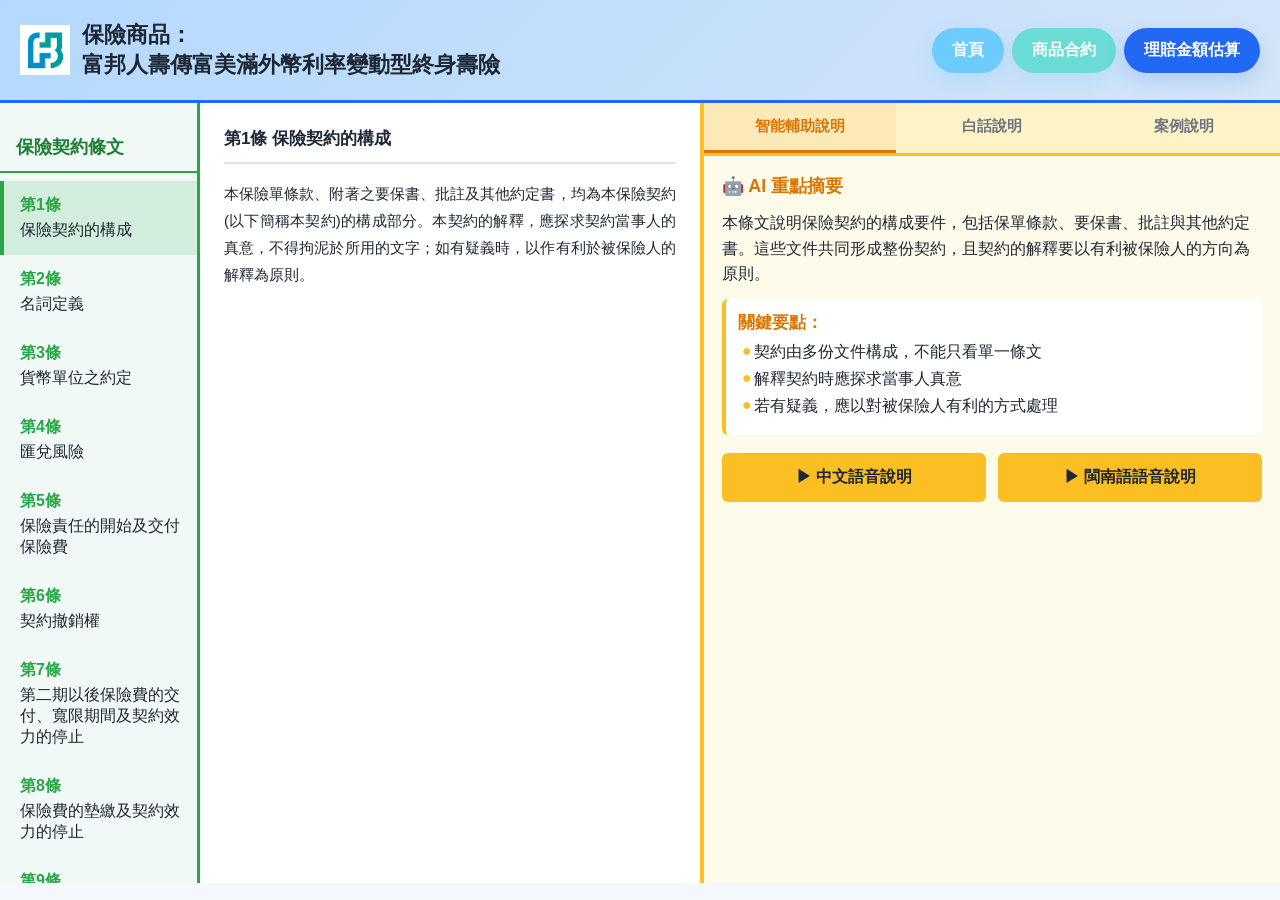
<file: simplify_voice.html>
<!DOCTYPE html>
<html lang="zh-Hant">
<head>
  <meta charset="UTF-8" />
  <meta name="viewport" content="width=device-width, initial-scale=1.0" />
  <title>保險契約條文簡化</title>
  <link rel="stylesheet" href="styles_simplify.css" />

  <link rel="manifest" href="./manifest.json">
  <meta name="theme-color" content="#ffffff">
</head>
<body>
  <div class="container">
    <!-- 頂部頭條 -->
    <header class="header">
      <div class="header-content">
        <div class="header-brand">
          <img src="images/icon.jpg" alt="icon" class="icon" />
          <h1>保險商品：<br>富邦人壽傳富美滿外幣利率變動型終身壽險</h1>
        </div>
        <div class="header-actions">
          <a class="index-btn" href="index.html">首頁</a>
          <a class="plan-btn" href="https://www.fubon.com/life/product/personal/life-refund/FBQ">商品合約</a>
          <a class="estimate-btn" href="estimate.html">理賠金額估算</a>
        </div>
      </div>
    </header>

    <div class="main-layout">
      <!-- 左側導航 -->
      <nav class="sidebar">
        <div class="sidebar-title">保險契約條文</div>
        <div class="nav-list">
          <button class="nav-item active" data-section="section1">
            <span class="section-num">第1條</span>
            <span class="section-title">保險契約的構成</span>
          </button>
          <button class="nav-item" data-section="section2">
            <span class="section-num">第2條</span>
            <span class="section-title">名詞定義</span>
          </button>
          <button class="nav-item" data-section="section3">
            <span class="section-num">第3條</span>
            <span class="section-title">貨幣單位之約定</span>
          </button>
          <button class="nav-item" data-section="section4">
            <span class="section-num">第4條</span>
            <span class="section-title">匯兌風險</span>
          </button>
          <button class="nav-item" data-section="section5">
            <span class="section-num">第5條</span>
            <span class="section-title">保險責任的開始及交付保險費</span>
          </button>
          <button class="nav-item" data-section="section6">
            <span class="section-num">第6條</span>
            <span class="section-title">契約撤銷權</span>
          </button>
          <button class="nav-item" data-section="section7">
            <span class="section-num">第7條</span>
            <span class="section-title">第二期以後保險費的交付、寬限期間及契約效力的停止</span>
          </button>
          <button class="nav-item" data-section="section8">
            <span class="section-num">第8條</span>
            <span class="section-title">保險費的墊繳及契約效力的停止</span>
          </button>
          <button class="nav-item" data-section="section9">
            <span class="section-num">第9條</span>
            <span class="section-title">本契約效力的恢復</span>
          </button>
          <button class="nav-item" data-section="section10">
            <span class="section-num">第10條</span>
            <span class="section-title">告知義務與本契約的解除</span>
          </button>
          <button class="nav-item" data-section="section11">
            <span class="section-num">第11條</span>
            <span class="section-title">契約的終止</span>
          </button>
          <button class="nav-item" data-section="section12">
            <span class="section-num">第12條</span>
            <span class="section-title">增值回饋分享金的給付及通知</span>
          </button>
          <button class="nav-item" data-section="section13">
            <span class="section-num">第13條</span>
            <span class="section-title">保險事故的通知與保險金的申請時間</span>
          </button>
          <button class="nav-item" data-section="section14">
            <span class="section-num">第14條</span>
            <span class="section-title">失蹤處理</span>
          </button>
          <button class="nav-item" data-section="section15">
            <span class="section-num">第15條</span>
            <span class="section-title">身故保險金或喪葬費用保險金的給付</span>
          </button>
          <button class="nav-item" data-section="section16">
            <span class="section-num">第16條</span>
            <span class="section-title">完全失能保險金的給付</span>
          </button>
          <button class="nav-item" data-section="section17">
            <span class="section-num">第17條</span>
            <span class="section-title">分期定期保險金給付</span>
          </button>
          <button class="nav-item" data-section="section18">
            <span class="section-num">第18條</span>
            <span class="section-title">祝壽保險金的給付</span>
          </button>
          <button class="nav-item" data-section="section19">
            <span class="section-num">第19條</span>
            <span class="section-title">保險給付的限制</span>
          </button>
          <button class="nav-item" data-section="section20">
            <span class="section-num">第20條</span>
            <span class="section-title">保險金的給付方式</span>
          </button>
          <button class="nav-item" data-section="section21">
            <span class="section-num">第21條</span>
            <span class="section-title">分期定期保險金受益人死亡或失蹤的處理</span>
          </button>
          <button class="nav-item" data-section="section22">
            <span class="section-num">第22條</span>
            <span class="section-title">身故保險金或喪葬費用保險金的申領</span>
          </button>
          <button class="nav-item" data-section="section23">
            <span class="section-num">第23條</span>
            <span class="section-title">完全失能保險金的申領</span>
          </button>
          <button class="nav-item" data-section="section24">
            <span class="section-num">第24條</span>
            <span class="section-title">分期定期保險金給付申領文件、給付期限及未依期限給付之效果</span>
          </button>
          <button class="nav-item" data-section="section25">
            <span class="section-num">第25條</span>
            <span class="section-title">祝壽保險金的申領</span>
          </button>
          <button class="nav-item" data-section="section26">
            <span class="section-num">第26條</span>
            <span class="section-title">除外責任</span>
          </button>
          <button class="nav-item" data-section="section27">
            <span class="section-num">第27條</span>
            <span class="section-title">受益人之受益權</span>
          </button>
          <button class="nav-item" data-section="section28">
            <span class="section-num">第28條</span>
            <span class="section-title">欠繳保險費或未還款項的扣除</span>
          </button>
          <button class="nav-item" data-section="section29">
            <span class="section-num">第29條</span>
            <span class="section-title">減少保險金額</span>
          </button>
          <button class="nav-item" data-section="section30">
            <span class="section-num">第30條</span>
            <span class="section-title">減額繳清保險</span>
          </button>
          <button class="nav-item" data-section="section31">
            <span class="section-num">第31條</span>
            <span class="section-title">展期定期保險</span>
          </button>
          <button class="nav-item" data-section="section32">
            <span class="section-num">第32條</span>
            <span class="section-title">保險單借款及契約效力的停止</span>
          </button>
          <button class="nav-item" data-section="section33">
            <span class="section-num">第33條</span>
            <span class="section-title">不分紅保單</span>
          </button>
          <button class="nav-item" data-section="section34">
            <span class="section-num">第34條</span>
            <span class="section-title">匯款相關費用及其負擔對象</span>
          </button>
          <button class="nav-item" data-section="section35">
            <span class="section-num">第35條</span>
            <span class="section-title">投保年齡的計算及錯誤的處理</span>
          </button>
          <button class="nav-item" data-section="section36">
            <span class="section-num">第36條</span>
            <span class="section-title">受益人的指定及變更</span>
          </button>
          <button class="nav-item" data-section="section37">
            <span class="section-num">第37條</span>
            <span class="section-title">變更住所</span>
          </button>
          <button class="nav-item" data-section="section38">
            <span class="section-num">第38條</span>
            <span class="section-title">時效</span>
          </button>
          <button class="nav-item" data-section="section39">
            <span class="section-num">第39條</span>
            <span class="section-title">批註</span>
          </button>
          <button class="nav-item" data-section="section40">
            <span class="section-num">第40條</span>
            <span class="section-title">管轄法院</span>
          </button>
        </div>
      </nav>

      <!-- 中間內容區域 -->
      <div class="content-area">
        <!-- 條文內容 -->
        <div class="article-content">
          <div class="section active" id="section1">
            <h2>第1條 保險契約的構成</h2>
            <div class="article-text">
              <p>本保險單條款、附著之要保書、批註及其他約定書，均為本保險契約(以下簡稱本契約)的構成部分。本契約的解釋，應探求契約當事人的真意，不得拘泥於所用的文字；如有疑義時，以作有利於被保險人的解釋為原則。</p>
            </div>
          </div>

          <div class="section" id="section2">
            <h2>第2條 名詞定義</h2>
            <div class="article-text">
              <p>本契約所用名詞定義如下：<br>
              一、「保險金額」：係指本契約保單首頁所載之主契約保險金額，倘日後保險金額經要保人申請變更或辦理減額繳清，則以變更或辦理減額繳清後之金額為準。<br>
              二、「累計增加保險金額」：係指就每一保單週年日依第十二條第一項第一款約定計算所得增額繳清保險金額逐次累計之值。<br>
              三、「總保險金額」：係指保險金額與累計增加保險金額二者加總之值。<br>
              四、「當年度保險金額」：係指總保險金額（以萬元為單位）乘上附表一之當年度保險金額係數所得之數額。<br>
              五、「保單週月日」：係指本契約被保險人保險年齡到達五十五歲之保單週年日起每隔一月的相當日期，如該月無相當日期，則以該月最後一日為保單週月日。<br>
              六、「總保單價值準備金」：係指保險金額對應之保單價值準備金與累計增加保險金額對應之保單價值準備金加總之值。<br>
              七、「解約金」：係指保險金額對應之解約金與累計增加保險金額對應之保單價值準備金加總之值。<br>
              八、「宣告利率」：係指本公司於每月第一個營業日宣告用以計算及累積增值回饋分享金之利率。該利率係參考本公司運用此類商品所累積資產的實際狀況，並參考市場利率而訂定。若低於本契約之預定利率，則計算該年度增值回饋分享金時，宣告利率以本契約預定利率為準，但增值回饋分享金之儲存生息，仍按本公司公告之宣告利率計算。本契約宣告利率公告於本公司網站（網址：http://www.fubon.com，下同）。<br>
              九、「期末總保單價值準備金」：係指本契約有效期間內，按每一保單年度屆滿當時之保險金額及累計增加保險金額計算該保單年度的期末總保單價值準備金之值。<br>
              十、「保險年齡」：係指按投保時被保險人之足歲計算，但未滿一歲之零數超過六個月者加算一歲，以後每經過一個保單年度並加算一歲之年齡。<br>
              十一、「實際繳費年度數」:係指以原定繳費年期、變更為展期定期保險、被保險人身故或致成完全失能之保單年度四者較早屆至者為準。<br>
              十二、「年繳保險費總和」：係指被保險人發生約定保險事故或變更為展期定期保險時之總保險金額（以萬元為單位），乘以本保險年繳方式之標準體保險費費率，再乘以要保人實際繳費年度數（未滿一年者以一年計算）後所得之數額。<br>
              十三、「匯款相關費用」：係指包括匯款銀行所收取之匯出費用(含匯款手續費、郵電費)、收款銀行所收取之收款手續費及中間行所收取之轉匯費用，本項費用以匯款銀行、收款銀行與中間行於匯款當時約定之數額為準。<br>
              十四、「指定保險金」：係指符合本契約身故保險金或完全失能保險金申領條件時，以該保險金各受益人得受領之保險金乘以於要保書或本契約有效期間內於保險事故發生前另行批註約定之比例所得之金額；該金額係作為本公司分期定期給付每期應給付予受益人保險金之換算依據。倘日後該比例經要保人申請變更，則以變更後之比例為準。<br>
              十五、「分期定期保險金預定利率」：係指本公司於分期定期給付開始日，用以計算分期給付金額之利率。該利率係以分期定期給付開始日公告於本公司網站之利率為準。<br>
              十六、「分期定期給付開始日」：係指要保人與本公司約定開始分期定期給付指定保險金之日。但該給付開始日不得晚於受益人備齊本契約給付申領文件之日起十五日。<br>
              十七、「分期定期保險金給付期間」：係指依本契約要保書約定之十年或二十年給付期間，如該期間有所變更時，則以變更後並批註於保險單之期間為準。</p>
            </div>
          </div>

          <div class="section" id="section3">
            <h2>第3條 貨幣單位之約定</h2>
            <div class="article-text">
              <p>本契約為美元計價的保單，本公司保險費之收取及給付各項保險金、保險單借款、解約金與返還總保單價值準備金或已繳保險費之貨幣單位均為美元。</p>
            </div>
          </div>

          <div class="section" id="section4">
            <h2>第4條 匯兌風險</h2>
            <div class="article-text">
              <p>本契約為美元計價的保單，本公司給付各項保險金、保險單借款、解約金與返還總保單價值準備金或已繳保險費皆以此幣別計價，要保人或受益人在未來兌換成新臺幣時，將會因時間、匯率的不同，而產生匯兌上的差異。</p>
            </div>
          </div>

          <div class="section" id="section5">
            <h2>第5條 保險責任的開始及交付保險費</h2>
            <div class="article-text">
              <p>本公司應自同意承保並收取第一期保險費後負保險責任，並應發給保險單作為承保的憑證。本公司如於同意承保前，預收相當於第一期保險費之金額時，其應負之保險責任，以同意承保時溯自預收相當於第一期保險費金額時開始。<br>
              前項情形，在本公司為同意承保與否之意思表示前發生應予給付之保險事故時，本公司仍負保險責任。要保人交付第一期保險費時，應存入或匯入本公司指定之外幣存款帳戶。要保人交付保險費時所產生之匯款相關費用及其負擔對象依第三十四條之約定辦理。</p>
            </div>
          </div>

          <div class="section" id="section6">
            <h2>第6條 契約撤銷權</h2>
            <div class="article-text">
              <p>要保人於保險單送達的翌日起算十日內，得以書面或其他約定方式檢同保險單向本公司撤銷本契約。要保人依前項約定行使本契約撤銷權者，撤銷的效力應自要保人書面或其他約定方式之意思表示到達翌日零時起生效，本契約自始無效，本公司應無息退還要保人已繳保險費；本契約撤銷生效後所發生的保險事故，本公司不負保險責任。但契約撤銷生效前，若發生保險事故者，視為未撤銷，本公司仍應依本契約約定負保險責任。</p>
            </div>
          </div>

          <div class="section" id="section7">
            <h2>第7條 第二期以後保險費的交付、寬限期間及契約效力的停止</h2>
            <div class="article-text">
              <p>分期繳納的第二期以後保險費，應照本契約所載交付方法及日期，存入或匯入本公司指定之外幣存款帳戶，並由本公司交付所開發之憑證。要保人交付保險費時所產生之匯款相關費用及其負擔對象依第三十四條之約定辦理。第二期以後分期保險費到期未交付時，年繳或半年繳者，自催告到達翌日起三十日內為寬限期間；月繳或季繳者，則不另為催告，自保險單所載交付日期之翌日起三十日為寬限期間。<br>
              約定以金融機構轉帳或其他方式交付第二期以後的分期保險費者，本公司於知悉未能依此項約定受領保險費時，應催告要保人交付保險費，自催告到達翌日起三十日內為寬限期間。<br>
              前二項對要保人之催告，本公司另應通知被保險人以確保其權益。對被保險人之通知，依最後留存於本公司之聯絡資料，以書面、電子郵件、簡訊或其他約定方式擇一發出通知者，視為已完成。<br>
              逾寬限期間仍未交付者，本契約自寬限期間終了翌日起停止效力。如在寬限期間內發生保險事故時，本公司仍負保險責任。</p>
            </div>
          </div>
          
          <div class="section" id="section8">
            <h2>第8條 保險費的墊繳及契約效力的停止</h2>
            <div class="article-text">
              <p>要保人得於要保書或繳費寬限期間終了前以書面或其他約定方式聲明，第二期以後的分期保險費於超過寬限期間仍未交付者，本公司應以本契約當時的總保單價值準備金及附加於本契約之保險附約(以下簡稱附約)之保單價值準備金（如有保險單借款者，以扣除其借款本息後的餘額）總和（以下簡稱本保單價值準備金）自動墊繳其應繳的保險費及利息，使本契約及附約繼續有效。但要保人亦得於次一墊繳日前以書面或其他約定方式通知本公司停止保險費的自動墊繳。墊繳保險費的利息，自寬限期間終了的翌日起，按墊繳當時本公司公告之保險單借款利率計算，並應於墊繳日後之翌日開始償付利息；但要保人自應償付利息之日起，未付利息已逾一年以上而經催告後仍未償付者，本公司得將其利息滾入墊繳保險費後再行計息。<br>
              前項每次墊繳保險費的本息，本公司應即出具憑證交予要保人，並於憑證上載明墊繳之本息及本保單價值準備金之餘額。本保單價值準備金之餘額不足墊繳一日的保險費（包含本契約及附約之保險費總和）且經催告到達後屆三十日仍不交付時，本契約效力停止。<br>
              前項對要保人之催告，另應以第七條第三項方式通知被保險人以確保其權益。</p>
            </div>
          </div>
          
          <div class="section" id="section9">
            <h2>第9條 本契約效力的恢復</h2>
            <div class="article-text">
              <p>本契約停止效力後，要保人得在停效日起二年內，申請復效。但保險期間屆滿後不得申請復效。<br>
              要保人於停止效力之日起六個月內提出前項復效申請，並經要保人清償保險費扣除停效期間的危險保險費後之餘額及按本公司當時公告之保險單借款利率計算之利息後，自翌日上午零時起，開始恢復其效力。<br>
              要保人於停止效力之日起六個月後提出第一項之復效申請者，本公司得於要保人之復效申請送達本公司之日起五日內要求要保人提供被保險人之可保證明。要保人如未於十日內交齊本公司要求提供之可保證明者，本公司得退回該次復效之申請。<br>
              被保險人之危險程度有重大變更已達拒絕承保程度者，本公司得拒絕其復效。<br>
              本公司未於第三項約定期限內要求要保人提供可保證明，或於收齊可保證明後十五日內不為拒絕者，視為同意復效，並經要保人清償第二項所約定之金額後，自翌日上午零時起，開始恢復其效力。<br>
              要保人依第三項提出申請復效者，除有同項後段或第四項之情形外，於交齊可保證明，並清償第二項所約定之金額後，自翌日上午零時起，開始恢復其效力。<br>
              本契約因第八條第二項或第三十二條約定停止效力而申請復效者，除復效程序依前六項約定辦理外，要保人清償保險單借款本息與墊繳保險費及其利息，其未償餘額合計不得逾依第三十二條第一項約定之保險單借款可借金額上限。<br>
              基於保戶服務，本公司於保險契約停止效力後至得申請復效之期限屆滿前三個月，將以書面、電子郵件、簡訊或其他約定方式擇一通知要保人有行使第一項申請復效之權利，並載明要保人未於第一項約定期限屆滿前恢復保單效力者，契約效力將自第一項約定期限屆滿之日翌日上午零時起終止，以提醒要保人注意。<br>
              本公司已依要保人最後留於本公司之前項聯絡資料發出通知，視為已完成前項之通知。<br>
              第一項約定期限屆滿時，本契約效力即行終止，本契約若累積達有保單價值準備金，而要保人未申請墊繳保險費或變更契約內容時，本公司應主動退還剩餘之總保單價值準備金。</p>
            </div>
          </div>

          <div class="section" id="section10">
            <h2>第10條 告知義務與本契約的解除</h2>
            <div class="article-text">
              <p>要保人及被保險人在訂立本契約時，對於本公司要保書書面詢問的告知事項應據實說明，如有為隱匿或遺漏不為說明，或為不實的說明，足以變更或減少本公司對於危險的估計者，本公司得解除契約，且無須返還已收受之保險費，其保險事故發生後亦同。但危險的發生未基於其說明或未說明的事實時，不在此限。<br>
              前項解除契約權，自本公司知有解除之原因後，經過一個月不行使而消滅；或自契約訂立後，經過二年不行使而消滅。</p>
            </div>
          </div>
        
          <div class="section" id="section11">
            <h2>第11條 契約的終止</h2>
            <div class="article-text">
              <p>要保人得隨時終止本契約。<br>
              前項契約之終止，自本公司收到要保人書面通知時，開始生效。<br>
              要保人保險費已付足達一年以上或繳費累積達有保單價值準備金而終止契約時，本公司應於接到通知後一個月內償付解約金。逾期本公司應加計利息給付，其利息按年利率一分計算。本契約保險金額對應之歷年解約金額例表請詳閱保險單之解約金額表。</p>
            </div>
          </div>
          
          <div class="section" id="section12">
            <h2>第12條 增值回饋分享金的給付及通知</h2>
            <div class="article-text">
              <p>被保險人於本契約有效期間內，每屆滿一保單年度仍生存且未致成附表三所列完全失能程度之一者，本公司按各該保單年度始日當月之宣告利率減去本契約預定利率（1.75％）之差值，乘以同年度期末總保單價值準備金後所得之數值為增值回饋分享金，並依下列約定辦理：<br>
              一、購買增額繳清保險金額：本公司於每一保單週年日將前一保單年度之增值回饋分享金作為躉繳純保險費，計算自該保單週年日當日起生效之增額繳清保險金額。保險期間屆滿當年之增值回饋分享金將於保險期間屆滿時給付。<br>
              二、儲存生息：要保人得以書面方式申請，將第七保單年度起之各保單年度之增值回饋分享金，按每月之宣告利率，逐月以日單利月複利方式儲存生息至要保人請求時給付，或至本契約終止或應給付各項保險金時一併給付。<br>
              被保險人保險年齡到達五十五歲者，要保人得以書面向本公司申請，改以每一保單週月日當時總保險金額對應之期末總保單價值準備金，按前述計算增值回饋分享金之方式所得之金額，再除以十二後所得之數值，逐月以日單利月複利方式儲存生息至要保人請求時給付，或至本契約終止或應給付各項保險金時一併給付。但若該保單週月日與保單週年日為相同之日者，該保單週月日之增值回饋分享金，則以前一年度期末總保單價值準備金之值計算。<br>
              增值回饋分享金依約定以儲存生息給付者，或約定購買增額繳清保險金額於保險期間屆滿當年度之增值回饋分享金，本公司於給付身故保險金或喪葬費用保險金、完全失能保險金或祝壽保險金時，一併將當時已累計之金額給付予該保險金受益人。但於要保人請求或本契約發生第九條第十項、第十一條或第二十六條第三項之約定情形時，則給付予要保人。<br>
              要保人申請將增值回饋分享金給付方式由儲存生息變更為購買增額繳清保險金額者，本公司將已儲存生息之增值回饋分享金計息至變更申請日時給付予要保人。<br>
              本公司依第一項約定計算所得之增值回饋分享金，應以書面或其他方式通知要保人，但保險期間屆滿當次之增值回饋分享金將於保險期間屆滿之翌日通知。<br>
              本公司依第十條約定解除本契約時，不負給付增值回饋分享金之責任。</p>
            </div>
          </div>

          <div class="section" id="section13">
            <h2>第13條 保險事故的通知與保險金的申請時間</h2>
            <div class="article-text">
              <p>要保人或受益人應於知悉本公司應負保險責任之事故後十日內通知本公司，並於通知後儘速檢具所需文件向本公司申請給付保險金。<br>
              本公司應於收齊前項文件後十五日內給付之。但因可歸責於本公司之事由致未在前述約定期限內為給付者，應按年利一分加計利息給付。</p>
            </div>
          </div>

          <div class="section" id="section14">
            <h2>第14條 失蹤處理</h2>
            <div class="article-text">
              <p>被保險人在本契約有效期間內失蹤者，如經法院宣告死亡時，本公司根據判決內所確定死亡時日為準，依第十五條或第十二條約定給付身故保險金或喪葬費用保險金或增值回饋分享金；如要保人或受益人能提出證明文件，足以認為被保險人極可能因意外傷害事故而死亡者，本公司應依意外傷害事故發生日為準，依第十五條或第十二條約定給付身故保險金或喪葬費用保險金或增值回饋分享金。<br>
              前項情形，本公司給付身故保險金或喪葬費用保險金或增值回饋分享金後，如發現被保險人生還時，要保人或受益人應將該筆已領之退還已繳保險費或身故保險金或喪葬費用保險金或增值回饋分享金歸還本公司，其間若有應給付保險金之情事發生者，仍應予給付。但有應繳之保險費，本公司仍得予以扣除。</p>
            </div>
          </div>

          <div class="section" id="section15">
            <h2>第15條 身故保險金或喪葬費用保險金的給付</h2>
            <div class="article-text">
              <p>被保險人於本契約有效期間內身故者，本公司按下列三者之最大值給付身故保險金後，本契約效力即行終止：<br>
              一、年繳保險費總和之一點零一倍。<br>
              二、身故時之總保單價值準備金乘上當時保險年齡對應附表二之給付比率所得之數額。<br>
              三、身故時之當年度保險金額。<br>
              訂立本契約時，以受監護宣告尚未撤銷者為被保險人，其身故保險金，變更為喪葬費用保險金。<br>
              前項被保險人於民國九十九年二月三日（含）以後所投保之喪葬費用保險金額總和（不限本公司），不得超過遺產及贈與稅法第十七條有關遺產稅喪葬費扣除額之半數，其超過部分本公司不負給付責任，本公司並應無息退還該超過部分之已繳保險費。<br>
              前項情形，如要保人向二家（含）以上保險公司投保，或向同一保險公司投保數個保險契（附）約，且其投保之喪葬費用保險金額合計超過前項所定之限額者，本公司於所承保之喪葬費用金額範圍內，依各要保書所載之要保時間先後，依約給付喪葬費用保險金至喪葬費用額度上限為止，如有二家以上保險公司之保險契約要保時間相同或無法區分其要保時間之先後者，各該保險公司應依其喪葬費用保險金額與扣除要保時間在先之保險公司應理賠之金額後所餘之限額比例分擔其責任。<br>
              本公司約定給付之喪葬費用保險金，按被保險人身故日為基準，以臺灣銀行股份有限公司的前一營業日收盤之美元即期買入匯率為換算基礎，換算等值之新臺幣後不得超過主管機關所定之喪葬費用額度上限。<br>
              若因匯率波動造成超過之部分，本公司不負給付責任，並無息退還該超過部分之已繳保險費。</p>
            </div>
          </div>

          <div class="section" id="section16">
            <h2>第16條 完全失能保險金的給付</h2>
            <div class="article-text">
              <p>被保險人於本契約有效期間內致成附表三所列完全失能程度之一者，本公司按下列三者之最大值給付完全失能保險金後，本契約效力即行終止：<br>
              一、年繳保險費總和之一點零一倍。<br>
              二、完全失能診斷確定時之總保單價值準備金乘上當時保險年齡對應附表二之給付比率所得之數額。<br>
              三、完全失能診斷確定時之當年度保險金額。</p>
            </div>
          </div>

          <div class="section" id="section17">
            <h2>第17條 分期定期保險金給付</h2>
            <div class="article-text">
              <p>本契約身故保險金或完全失能保險金為分期定期給付者，本公司於分期定期給付開始日及分期定期給付開始日之每一週年日，依分期定期保險金給付期間及第二條定義之分期定期保險金預定利率將指定保險金換算成每年初應給付之金額，按約定將每期分期定期保險金給付予受益人。分期定期保險金給付期間屆滿時，本契約即行終止。</p>
            </div>
          </div>

          <div class="section" id="section18">
            <h2>第18條 祝壽保險金的給付</h2>
            <div class="article-text">
              <p>被保險人於本契約有效期間內且在保險年齡屆滿一百一十歲仍生存者，本公司按下列二者之最大值給付祝壽保險金後，本契約效力即行終止：<br>
              一、年繳保險費總和。<br>
              二、保險年齡屆滿一百一十歲時之當年度保險金額。</p>
            </div>
          </div>

          <div class="section" id="section19">
            <h2>第19條 保險給付的限制</h2>
            <div class="article-text">
              <p>本公司依第十五條、第十六條或第十八條約定給付其中一項保險金者，不再負各項保險金給付之責。</p>
            </div>
          </div>

          <div class="section" id="section20">
            <h2>第20條 分期定期保險金給付約定之變更、終止及其限制</h2>
            <div class="article-text">
              <p>本契約有效期間內，要保人得於保險事故發生前變更或終止約定分期定期保險金給付。<br>
              計算分期定期保險金之指定保險金如低於三萬美元或每年給付之分期定期保險金低於三千美元者，本公司將一次給付指定保險金予本契約受益人，分期定期給付之約定即行終止。<br>
              本契約於分期定期保險金給付期間，要保人不得變更或終止本契約，且不得以保險契約為質，向本公司借款。</p>
            </div>
          </div>

          <div class="section" id="section21">
            <h2>第21條 分期定期保險金受益人死亡或失蹤的處理</h2>
            <div class="article-text">
              <p>受益人在分期定期給付開始日前或分期定期保險金給付期間內死亡者，尚未領取的分期定期保險金以第二條定義之分期定期保險金預定利率計算，一次貼現給付予受益人之法定繼承人。<br>
              受益人為多數時，部分受益人在分期定期保險金給付期間死亡時，其他受益人部分之契約效力不受影響。<br>
              前二項約定，於受益人於分期定期保險金給付期間內失蹤，並經法院宣告死亡之情形，亦適用之。</p>
            </div>
          </div>

          <div class="section" id="section22">
            <h2>第22條 身故保險金或喪葬費用保險金的申領</h2>
            <div class="article-text">
              <p>受益人申領「身故保險金或喪葬費用保險金」時應檢具下列文件：<br>
              一、保險單或其謄本。<br>
              二、被保險人死亡證明書及除戶戶籍謄本。<br>
              三、保險金申請書。<br>
              四、受益人的身分證明。</p>
            </div>
          </div>

          <div class="section" id="section23">
            <h2>第23條 完全失能保險金的申領</h2>
            <div class="article-text">
              <p>受益人申領「完全失能保險金」時應檢具下列文件：<br>
              一、保險單或其謄本。<br>
              二、失能診斷書。<br>
              三、保險金申請書。<br>
              四、受益人的身分證明。<br>
              要保人或被保險人為醫師時，不得為被保險人出具失能診斷書。<br>
              受益人申領完全失能保險金時，本公司基於審核保險金之需要，得對被保險人的身體予以檢驗，另得徵詢其他醫師之醫學專業意見，並得經受益人同意調閱被保險人之就醫相關資料。因此所生之費用由本公司負擔。</p>
            </div>
          </div>

          <div class="section" id="section24">
            <h2>第24條 分期定期保險金給付申領文件、給付期限及未依期限給付之效果</h2>
            <div class="article-text">
              <p>受益人於分期定期保險金給付期間，每年申領所約定之給付時，應提出可資證明受益人生存之文件。<br>
              如受益人身故後仍有尚未領取的分期定期保險金，其法定繼承人申領給付時，應檢具下列文件：<br>
              一、保險單或其謄本。<br>
              二、受益人的死亡證明文件。<br>
              三、受益人之法定繼承人的身分證明。<br>
              前項法定繼承人之順序及應得保險金之比例適用民法繼承編相關規定。<br>
              受益人第一次申領分期定期給付保險金或受益人之法定繼承人依第二項約定申領尚未領取的分期定期保險金時，本公司應於收齊各該申領文件後十五日內給付之；受益人申領第二次(含)以後之分期定期保險金時，本公司應於約定之給付日給付之。<br>
              因可歸責於本公司之事由致逾應給付日未給付時，應給付遲延利息年利一分。</p>
            </div>
          </div>

          <div class="section" id="section25">
            <h2>第25條 祝壽保險金的申領</h2>
            <div class="article-text">
              <p>受益人申領「祝壽保險金」時，應檢具下列文件：<br>
              一、保險單或其謄本。<br>
              二、保險金申請書。<br>
              三、受益人的身分證明。</p>
            </div>
          </div>

          <div class="section" id="section26">
            <h2>第26條 除外責任</h2>
            <div class="article-text">
              <p>有下列情形之一者，本公司不負給付身故保險金或喪葬費用保險金或完全失能保險金的責任：<br>
              一、要保人故意致被保險人於死。<br>
              二、被保險人故意自殺或自成完全失能。但自契約訂立或復效之日起二年後故意自殺致死者，本公司仍負給付身故保險金或喪葬費用保險金之責任。<br>
              三、被保險人因犯罪處死或拒捕或越獄致死或完全失能。<br>
              前項第一款及第二十七條情形致被保險人完全失能時，本公司按第十六條的約定給付完全失能保險金。<br>
              因第一項各款情形而免給付保險金者，本契約累積達有保單價值準備金時，依照約定給付總保單價值準備金予應得之人。</p>
            </div>
          </div>

          <div class="section" id="section27">
            <h2>第27條 受益人之受益權</h2>
            <div class="article-text">
              <p>受益人故意致被保險人於死或雖未致死者，喪失其受益權。<br>
              前項情形，如因該受益人喪失受益權，而致無受益人受領保險金時，其保險金作為被保險人遺產。<br>
              如有其他受益人者，喪失受益權之受益人原應得之部分，按其他受益人原約定比例分歸其他受益人。</p>
            </div>
          </div>

          <div class="section" id="section28">
            <h2>第28條 欠繳保險費或未還款項的扣除</h2>
            <div class="article-text">
              <p>本公司給付各項保險金、解約金、返還總保單價值準備金或退還已繳保險費時，如要保人有欠繳保險費（包括經本公司墊繳的保險費）或保險單借款未還清者，本公司得先抵銷上述欠款及扣除其應付利息後給付其餘額。</p>
            </div>
          </div>

          <div class="section" id="section29">
            <h2>第29條 減少保險金額</h2>
            <div class="article-text">
              <p>要保人在本契約有效期間內，得申請減少總保險金額，但是減額後的保險金額，不得低於本保險最低承保金額，其減少部分依第十一條契約終止之約定處理。</p>
            </div>
          </div>

          <div class="section" id="section30">
            <h2>第30條 減額繳清保險</h2>
            <div class="article-text">
              <p>要保人繳足保險費累積達有保單價值準備金時，要保人得以當時保險金額對應之保單價值準備金扣除營業費用後的數額作為一次繳清的躉繳保險費，向本公司申請改保同類保險的「減額繳清保險」，其保險金額請詳閱保險單之減額繳清保險金額表。要保人變更為「減額繳清保險」後，不必再繼續繳保險費，本契約繼續有效。其保險範圍與原契約同，但保險金額以減額繳清保險金額為準。<br>
              要保人選擇改為「減額繳清保險」當時，倘有保單借款或欠繳、墊繳保險費的情形，前項所稱一次繳清的躉繳保險費將改以當時保險金額對應之保單價值準備金扣除欠繳保險費或借款本息或墊繳保險費本息及營業費用後的淨額辦理。<br>
              本條營業費用以原保險金額之百分之一或變更當時本契約原保險金額對應之保單價值準備金與其解約金之差額，兩者較小者為限。</p>
            </div>
          </div>

          <div class="section" id="section31">
            <h2>第31條 展期定期保險</h2>
            <div class="article-text">
              <p>要保人繳足保險費累積達有保單價值準備金時，要保人得以當時總保單價值準備金扣除營業費用後的數額作為一次繳清的躉繳保險費，向本公司申請改為「展期定期保險」。要保人不必再繼續繳保險費，其展延期間請詳閱保險單之展期定期保險附表，但不得超過原契約的滿期日。<br>
              本契約變更為展期定期保險後，身故保險金或喪葬費用保險金、完全失能保險金及祝壽保險金之給付金額改依下列三者之最大值扣除保險單借款本息或墊繳保險費本息後之餘額計算：<br>
              一、年繳保險費總和之一點零一倍。<br>
              二、申請變更為展期定期保險時之總保單價值準備金乘上當時保險年齡對應附表二之給付比率所得之數額。<br>
              三、申請變更為展期定期保險時之當年度保險金額。<br>
              如當時總保單價值準備金扣除營業費用後的數額超過展期定期保險至滿期日所需的躉繳保險費時，要保人得以其超過款額作為一次躉繳保險費，購買於本契約繳費期滿時給付的「繳清生存保險」，其保險金額請詳閱保險單之展期定期保險附表。<br>
              要保人選擇改為「展期定期保險」當時，倘有保單借款或欠繳、墊繳保險費的情形，本公司將以總保單價值準備金扣除欠繳保險費或借款本息或墊繳保險費本息及營業費用後的淨額辦理。<br>
              本條營業費用以原保險金額之百分之一或變更當時本契約原保險金額對應之保單價值準備金與其解約金之差額，兩者較小者為限。<br>
              第一项及第三项情形，无增值回馈分享金约定之适用。</p>
            </div>
          </div>

          <div class="section" id="section32">
            <h2>第32條 保險單借款及契約效力的停止</h2>
            <div class="article-text">
              <p>要保人繳足保險費累積達有保單價值準備金時，要保人得向本公司申請保險單借款，其可借金額上限為借款當日保單價值準備金之一定百分比，其比率請詳附表四，未償還之借款本息，超過其總保單價值準備金時，本契約效力即行停止。但本公司應於效力停止日之三十日前以書面通知要保人。<br>
              本公司未依前項但書約定為通知時，於本公司以書面通知要保人返還借款本息之日起三十日內要保人未返還者，保險契約之效力自該三十日之次日起停止。</p>
            </div>
          </div>

          <div class="section" id="section33">
            <h2>第33條 不分紅保單</h2>
            <div class="article-text">
              <p>本保險為不分紅保單，不參加紅利分配，並無紅利給付項目。</p>
            </div>
          </div>

          <div class="section" id="section34">
            <h2>第34條 匯款相關費用及其負擔對象</h2>
            <div class="article-text">
              <p>本契約相關款項之往來，若因匯款而產生相關費用時，除下列各款約定所生之匯款相關費用均由本公司負擔外，匯款銀行及中間行所收取之相關費用，由匯款人負擔之，收款銀行所收取之收款手續費，由收款人負擔：<br>
              一、因可歸責於本公司之錯誤原因，致本公司依第三十五條第二項約定為退還或給付所生之相關匯款費用。<br>
              二、因可歸責於本公司之錯誤原因，要保人或受益人依第三十五條第二項約定為補繳或返還所生之相關匯款費用。<br>
              三、因本公司提供之匯款帳戶錯誤而使要保人或受益人匯款無法完成時所生之相關匯款費用。<br>
              要保人或受益人若選擇以本公司指定銀行之外匯存款戶交付相關款項且匯款銀行及收款銀行為同一銀行時，或以本公司指定銀行之外匯存款戶受領相關款項時，其所有匯款相關費用均由本公司負擔，不適用前項約定。<br>
              本公司指定銀行之相關訊息可至本公司網站查詢。</p>
            </div>
          </div>

          <div class="section" id="section35">
            <h2>第35條 投保年齡的計算及錯誤的處理</h2>
            <div class="article-text">
              <p>要保人在申請投保時，應將被保險人出生年月日在要保書填明。被保險人的投保年齡，以足歲計算，但未滿一歲的零數超過六個月者，加算一歲。<br>
              被保險人的投保年齡發生錯誤時，依下列約定辦理：<br>
              一、真實投保年齡較本公司保險費率表所載最高年齡為大或較所載最低年齡為小者，本契約無效，其已繳保險費無息退還要保人。<br>
              二、因投保年齡的錯誤，而致溢繳保險費者，本公司無息退還溢繳部分的保險費。但在發生保險事故後始發覺且其錯誤發生在本公司者，本公司按原繳保險費與應繳保險費的比例提高總保險金額，而不退還溢繳部分的保險費。<br>
              三、因投保年齡的錯誤，而致短繳保險費者，要保人得補繳短繳的保險費或按照所付的保險費與被保險人的真實年齡比例減少總保險金額。但在發生保險事故後始發覺且其錯誤不可歸責於本公司者，要保人不得要求補繳短繳的保險費。<br>
              前項第一款、第二款本文情形，其錯誤原因歸責於本公司者，應加計利息退還保險費，其利息按「本公司當時公告之保險單借款利率」與「民法第二百零三條法定週年利率」兩者取其大者計算。</p>
            </div>
          </div>

          <div class="section" id="section36">
            <h2>第36條 受益人的指定及變更</h2>
            <div class="article-text">
              <p>完全失能保險金的受益人，為被保險人本人，本公司不受理其指定或變更。但被保險人身故時，如本契約無分期定期給付約定，且有前揭保險金尚未給付或未完全給付者，則以本契約身故保險金或喪葬費用保險金受益人為該項保險金之受益人。<br>
              除前項約定外，要保人得依下列約定指定或變更受益人，並應符合指定或變更當時法令之規定：<br>
              一、於訂立本契約時，經被保險人同意指定受益人。<br>
              二、於保險事故發生前經被保險人同意變更受益人，如要保人未將前述變更通知本公司者，不得對抗本公司。<br>
              前項受益人的變更，於要保人檢具申請書及被保險人的同意書（要、被保險人為同一人時為申請書或電子申請文件）送達本公司時，本公司應即予批註或發給批註書。<br>
              身故保險金或喪葬費用保險金受益人同時或先於被保險人身故，除要保人於保險事故發生前已另行指定受益人，或本契約另已約定其他受益人外，以被保險人之法定繼承人為該項保險金之受益人。<br>
              如祝壽保險金受益人非為被保險人，且先於被保險人身故，除要保人於保險事故發生前已另行指定受益人，或本契約另已約定其他受益人外，以被保險人為該項保險金之受益人。<br>
              本契約受益人為法定繼承人時，其受益順序及應得比例適用民法繼承編相關規定。</p>
            </div>
          </div>

          <div class="section" id="section37">
            <h2>第37條 變更住所</h2>
            <div class="article-text">
              <p>要保人的住所有變更時，應即以書面或其他約定方式通知本公司。<br>
              要保人不為前項通知者，本公司之各項通知，得以本契約所載要保人之最後住所發送之。</p>
            </div>
          </div>

          <div class="section" id="section38">
            <h2>第38條 時效</h2>
            <div class="article-text">
              <p>由本契約所生的權利，自得為請求之日起，經過兩年不行使而消滅。</p>
            </div>
          </div>

          <div class="section" id="section39">
            <h2>第39條 批註</h2>
            <div class="article-text">
              <p>本契約內容的變更，或記載事項的增刪，除第三十六條約定者外，應經要保人與本公司雙方書面或其他約定方式同意，並由本公司即予批註或發給批註書。</p>
            </div>
          </div>

          <div class="section" id="section40">
            <h2>第40條 管轄法院</h2>
            <div class="article-text">
              <p>因本契約涉訟者，同意以要保人住所地地方法院為第一審管轄法院，要保人的住所在中華民國境外時，以本公司總公司所在地地方法院為第一審管轄法院。但不得排除消費者保護法第四十七條及民事訴訟法第四百三十六條之九小額訴訟管轄法院之適用。</p>
            </div>
          </div>
        </div>

        <!-- 右側說明標籤 -->
        <div class="explanation-panel">
          <div class="explanation-tabs">
            <button class="tab-btn active" data-tab="smart">智能輔助說明</button>
            <button class="tab-btn" data-tab="simple">白話說明</button>
            <button class="tab-btn" data-tab="example">案例說明</button>
          </div>

          <div class="explanation-content">
            <!-- 第1條說明 -->
            <div class="section-explanation" id="section1-explanation">
              <!-- 智能輔助說明 -->
              <div class="tab-content active" data-section="section1" data-tab="smart">
                <div class="explanation-box">
                  <h3>🤖 AI 重點摘要</h3>
                  <p>本條文說明保險契約的構成要件，包括保單條款、要保書、批註與其他約定書。這些文件共同形成整份契約，且契約的解釋要以有利被保險人的方向為原則。</p>
                  <div class="highlight-box">
                    <strong>關鍵要點：</strong>
                    <ul>
                      <li>契約由多份文件構成，不能只看單一條文</li>
                      <li>解釋契約時應探求當事人真意</li>
                      <li>若有疑義，應以對被保險人有利的方式處理</li>
                    </ul>
                  </div>
                  <br>
                  <div class="button-group">
                    <button class="play-btn">▶ 中文語音說明</button>
                    <button class="play-btn" data-voice="minnan" data-minnan-text="Pún tiâu-bûn suat-bîng pó-hiám khuè-iok ê kòo-sîng iàu-kiānn, pau-kuat pó-tuann tiâu-khuán, iàu-pó-tsheh, phue-tsù kap kî-thann iok-tiānn-tsheh. Tsiah-ê bûn-kiānn kiōng-tông tsiânn-tsò kui hūn khuè-iok, jî-tshiánn khuè-iok ê kái-sueh beh í iú-lī hông-pó-hiám-jîn ê hong-hiòng sī guân-tsik.
                    Kuan-kiān iàu-tiám:
                    Khuè-iok iû tsē hūn bûn-kiānn kòo-sîng, bē-tàng kan-na khuànn tan-it tiâu-bûn.
                    Kái-sueh khuè-iok sî ìn thàm-kiû tong-sū-jîn tsin-ì.
                    Nā ū gî-gī, ìn í tuì hông-pó-hiám-jîn iú-lī ê hong-sik tshú-lí.">▶ 閩南語語音說明</button>
                  </div>
                </div>
              </div>

              <!-- 白話說明 -->
              <div class="tab-content" data-section="section1" data-tab="simple">
                <div class="explanation-box">
                  <h3>📖 白話說明</h3>
                  <p>這一條在說明保險契約不是只有一張保單，還包含你填的要保書和保險公司加上的批註或特別約定。換句話說，整份契約要一起看，不能只看某一句話。</p>
                  <div class="highlight-box">
                    <strong>簡單重點：</strong>
                    <ul>
                      <li>保險契約包含保單、要保書和批註</li>
                      <li>條文有疑問時要找真實意思</li>
                      <li>有爭議時，傾向對被保險人有利</li>
                    </ul>
                  </div>
                  <br>
                  <div class="button-group">
                    <button class="play-btn">▶ 中文語音說明</button>
                    <button class="play-btn" data-voice="minnan" data-minnan-text="Tsit tsi̍t-tiâu leh suat-bîng pó-hiám khuè-iok m̄ sī kan-na ū tsi̍t tiunn pó-tuann, koh pau-hâm lí thūn ê iàu-pó-tsheh kap pó-hiám kong-si ka-siōng ê phue-tsù ia̍h-sī ti̍k-pia̍t iok-sok. Uānn kù-uē lâi kóng, kui hūn khuè-iok beh tsò-hué khuànn, bē-tàng kan-na khuànn bóo tsi̍t kù uē.
                    Kán-tan tiōng-tiám:
                    Pó-hiám khuè-iok pau-hâm pó-tuann, iàu-pó-tsheh kap phue-tsù.
                    Tiâu-bûn ū gî-būn sî beh tshuē tsin-si̍t ì-sù.
                    Ū tsing-gī sî, khing-hiòng tuì hông-pó-hiám-jîn iú-lī.">▶ 閩南語語音說明</button>
                  </div>
                </div>
              </div>

              <!-- 案例說明 -->
              <div class="tab-content" data-section="section1" data-tab="example">
                <div class="explanation-box">
                  <h3>📋 案例說明</h3>
                  <div class="highlight-box">
                    <p><strong>案例：</strong>張小姐的保單</p>
                    <ul>
                      <li>保單本體寫明基本保障</li>
                      <li>要保書記錄她申請的保額與資料</li>
                      <li>公司加註的特殊條件也算契約一部分</li>
                      <li>因此解釋時要把所有文件一起看</li>
                    </ul>
                  </div>
                  <br>
                  <div class="button-group">
                    <button class="play-btn">▶ 中文語音說明</button>
                    <button class="play-btn" data-voice="minnan" data-minnan-text="Àn-lē:
                    Tiunn sió-tsiá ê pó-tuann.
                    Pó-tuann pún-thé siá-miâ ki-pún pó-tsiong.
                    Beh pó-tsheh kì-lio̍k i sin-tshíng ê pó-gia̍h kap tsu-liāu.
                    Kong-si ka-tsù ê ti̍k-sû tiâu-kiānn mā sǹg khuè-iok tsi̍t pōo-hūn.
                    Tsua̋n-ne kái-sueh sî beh kā sóo-ū bûn-kiānn tsò-hué khuànn.">▶ 閩南語語音說明</button>
                  </div>
                </div>
              </div>
            </div>

            <!-- 第2條說明 -->
            <div class="section-explanation" id="section2-explanation" style="display: none;">
              <!-- 智能輔助說明 -->
              <div class="tab-content active" data-section="section2" data-tab="smart">
                <div class="explanation-box">
                  <h3>🤖 AI 重點摘要</h3>
                  <p>本條文定義本契約中常見的名詞，包括「保險金額」、「累計增加保險金額」、「總保險金額」、「當年度保險金額」、「保單週月日」、「總保單價值準備金」、「解約金」、「宣告利率」、「期末總保單價值準備金」、「保險年齡」、「實際繳費年度數」、「年繳保險費總和」、「匯款相關費用」以及「指定保險金」等。</p>
                  <div class="highlight-box">
                    <strong>核心名詞：</strong>
                    <ul>
                      <li>保險金額：保單首頁載明的主契約金額</li>
                      <li>總保險金額：保險金額加上累計增加保險金額</li>
                      <li>保單週月日：55歲後每隔一個月的對應日期</li>
                      <li>宣告利率：公司公告用於增值回饋分享金計算的利率</li>
                    </ul>
                  </div>
                  <br>
                  <div class="button-group">
                    <button class="play-btn">▶ 中文語音說明</button>
                    <button class="play-btn" data-voice="minnan" data-minnan-text="Pún tiâu-bûn tīng-gī pún khuè-iok tiong tiānn-tiānn khuànn--tio̍h ê bîng-sû, pau-kuat pó-hiám kim-gia̍h, luí-kè tsing-ka pó-hiám kim-gia̍h, tsóng-pó-hiám kim-gia̍h, tng-nî-tōo pó-hiám kim-gia̍h, pó-tuann tsiu-ge̍h-ji̍t, tsóng-pó-tuann kè-ta̍t tsún-pī-kim, kái-iok-kim, suan-kò lī-lu̍t, kî-bué tsóng-pó-tuann kè-ta̍t tsún-pī-kim, pó-hiám nî-kí, si̍t-tsè kiáu-huì nî-tōo-siàu, nî kiáu-pó, huē-khuán siong-kuan huì-iōng í-ki̍p tsí-tīng pó-hiám-kim tíng.
                    Hi̍k-sim bîng-sû:
                    Pó-hiám kim-gia̍h: Pó-tuann siú-ia̍h tsài-bîng ê tsú khuè-iok kim-gia̍h.
                    Tsóng-pó-hiám kim-gia̍h: Pó-hiám kim-gia̍h ka-siōng luí-kè tsing-ka pó-hiám kim-gia̍h.
                    Pó-tuann tsiu-ge̍h-ji̍t: 55 huè liáu-āu muí-keh tsi̍t gue̍h-ji̍t ê tuì-ìng ji̍t-kî.
                    Suan-kò lī-lu̍t: Kong-si kong-kò iōng-tī tsing-ta̍t huê-kuī hun-hiáng-kim khîng-hun ê lī-lu̍t.">▶ 閩南語語音說明</button>
                  </div>
                </div>
              </div>

              <!-- 白話說明 -->
              <div class="tab-content" data-section="section2" data-tab="simple">
                <div class="explanation-box">
                  <h3>📖 白話說明</h3>
                  <p>這一條是把保單裡會用到的專有名詞一一解釋清楚。像保險金額就是你投保時約定的那個主保額，總保險金額還要加上後續累計的增額；保單週月日是55歲後每個月的約定對應日；宣告利率是公司公告用來算回饋金的利率。</p>
                  <div class="highlight-box">
                    <strong>簡單重點：</strong>
                    <ul>
                      <li>本條定義契約裡的各項名詞</li>
                      <li>保險金額與累計增加保險金額合為總保險金額</li>
                      <li>宣告利率、解約金、保單價值準備金等都是契約計算依據</li>
                    </ul>
                  </div>
                  <br>
                  <div class="button-group">
                    <button class="play-btn">▶ 中文語音說明</button>
                    <button class="play-btn" data-voice="minnan" data-minnan-text="Tsit tsi̍t-tiâu sī kā pó-tuann lāi ē īng-tio̍h ê tsuan-ū bîng-sû tsi̍t-tsi̍t kái-sueh tshing-tshó. Tshiūnn pó-hiám kim-gia̍h tō sī lí tâu-pó sî iok-sok ê hit ê tsú-pó-gia̍h, tsóng-pó-hiám kim-gia̍h koh beh ka-siōng suà--lo̍h-khì luí-kè ê tsing-gia̍h; Pó-tuann tsiu-ge̍h-ji̍t sī 55 huè liáu-āu ta̍k gue̍h-ji̍t ê iok-sok tuì-ìng ji̍t; Suan-kò lī-lu̍t sī kong-si kong-kò iōng-lâi sǹg huê-kuī-kim ê lī-lu̍t.
                    Kán-tan tiōng-tiám:
                    Pún tiâu tīng-gī khuè-iok ni̍h ê bān-hāng bîng-sû.
                    Pó-hiám kim-gia̍h kap luí-kè tsing-ka pó-hiám kim-gia̍h ha̍h-sī tsóng-pó-hiám kim-gia̍h.
                    Suan-kò lī-lu̍t, kái-iok-kim, pó-tuann kè-ta̍t tsún-pī-kim tíng lóng sī khuè-iok khîng-hun kin-kì.">▶ 閩南語語音說明</button>
                  </div>
                </div>
              </div>

              <!-- 案例說明 -->
              <div class="tab-content" data-section="section2" data-tab="example">
                <div class="explanation-box">
                  <h3>📋 案例說明</h3>
                  <div class="highlight-box">
                    <p><strong>案例：</strong>陳小姐的保單名詞</p>
                    <ul>
                      <li>保單首頁的主保險金額是 100 萬美元</li>
                      <li>如果後來用增值回饋買了增額繳清保險金額，總保險金額會變大</li>
                      <li>保單週月日是她 55 歲後每月固定的對應日期</li>
                      <li>宣告利率決定她每年可拿到的增值回饋分享金差額</li>
                    </ul>
                  </div>
                  <br>
                  <div class="button-group">
                    <button class="play-btn">▶ 中文語音說明</button>
                    <button class="play-btn" data-voice="minnan" data-minnan-text="Àn-lē:
                    Tân sió-tsiá ê pó-tuann bîng-sû.
                    Pó-tuann siú ia̍h ê tsú-pó-hiám kim-gia̍h sī  100 bān bí-kim.Nā bué-á īng tsing-ta̍t huê-kuī bé--ah tsing-gia̍h kiáu-tshinn pó-hiám kim-gia̍h, tsóng-pó-hiám kim-gia̍h ē pìnn-tuā.
                    Pó-tuann tsiu-ge̍h-ji̍t sī i  55 huè liáu-āu ta̍k gue̍h it-tīng ê tuì-ìng ji̍t-kî.
                    Suan-kò lī-lu̍t kuat-tīng i ta̍k-nî thang the̍h-tio̍h ê tsing-ta̍t huê-kuī hun-hiáng-kim tsha-gia̍h.">▶ 閩南語語音說明</button>
                  </div>
                </div>
              </div>
            </div>


            <!-- 第3條說明 -->
            <div class="section-explanation" id="section3-explanation" style="display: none;">
              <div class="tab-content active" data-section="section3" data-tab="smart">
                <div class="explanation-box">
                  <h3>🤖 AI 重點摘要</h3>
                  <p>本條文說明本契約為美元計價，保險費、各項保險金、保單借款、解約金及返還保單價值準備金等，均以美元為貨幣單位。</p>
                  <div class="highlight-box">
                    <strong>重要重點：</strong>
                    <ul>
                      <li>本契約以美元計價</li>
                      <li>所有給付與費用均以美元為單位</li>
                      <li>匯率變動不影響美元金額本身</li>
                    </ul>
                  </div>
                  <br>
                  <div class="button-group">
                    <button class="play-btn">▶ 中文語音說明</button>
                    <button class="play-btn" data-voice="minnan" data-minnan-text="Pún tiâu-bûn suat-bîng pún khuè-iok sī bí-kim kè-kè, pó-hiám-huì, bān-hāng pó-hiám-kim, pó-tuann tsioh-khuán, kái-iok-kim kap hîng pó-tuann kè-ta̍t tsún-pī-kim tíng, lóng í bí-kim sī hè-pè tan-uī.
                    Tiōng-iàu tiōng-tiám:
                    Pún khuè-iok í bí-kim kè-kè.
                    Sóo-ū kip-hù kap huì-iōng lóng í bí-kim sī tan-uī.
                    Huē-lu̍t piàn-tōng bô íng-hióng bí-kim kim-gia̍h tsū-kí.">▶ 閩南語語音說明</button>
                  </div>
                </div>
              </div>

              <div class="tab-content" data-section="section3" data-tab="simple">
                <div class="explanation-box">
                  <h3>📖 白話說明</h3>
                  <p>這一條告訴你，這份保單是用美元計價的。保費、理賠金、貸款、解約金和退還的保單價值，都是以美元計算。</p>
                  <br>
                  <div class="button-group">
                    <button class="play-btn">▶ 中文語音說明</button>
                    <button class="play-btn" data-voice="minnan" data-minnan-text="Tsit tsi̍t-tiâu kā lí kóng, tsit hūn pó-tuann sī īng bí-kim kè-kè ê. Pó-huì, lí-puê-kim, tāi-khuán, kái-iok-kim kap thè-hîng ê pó-tuann kè-ta̍t, lóng sī í bí-kim kè-sǹg.">▶ 閩南語語音說明</button>
                  </div>
                </div>
              </div>

              <div class="tab-content" data-section="section3" data-tab="example">
                <div class="explanation-box">
                  <h3>📋 案例說明</h3>
                  <div class="highlight-box">
                    <p><strong>案例：</strong>美金計價保單</p>
                    <ul>
                      <li>保單上標示的保險金額是 100,000 美元</li>
                      <li>若要換成台幣，會依當時匯率換算</li>
                      <li>但公司實際給付金額仍以美元為基準</li>
                    </ul>
                  </div>
                  <br>
                  <div class="button-group">
                    <button class="play-btn">▶ 中文語音說明</button>
                    <button class="play-btn" data-voice="minnan" data-minnan-text="Àn-lē:
                    Bí-kim kè-kè pó-tuann.
                    Pó-tuann tíng-bīn piau-sī ê pó-hiám kim-gia̍h sī  100, 000 bí-kim.
                    Nā-iàu uānn-tsò Tâi-phiò, ē i tong-sî huē-lu̍t uānn-sǹg.
                    M̄-koh kong-si si̍t-tsè kip-hù kim-gia̍h iáu í bí-kim sī ki-tsún.">▶ 閩南語語音說明</button>
                  </div>
                </div>
              </div>
            </div>

            <!-- 第4條說明 -->
            <div class="section-explanation" id="section4-explanation" style="display: none;">
              <div class="tab-content active" data-section="section4" data-tab="smart">
                <div class="explanation-box">
                  <h3>🤖 AI 重點摘要</h3>
                  <p>本條文說明因為本契約以美元計價，保險公司給付各項保險金、借款、解約金與返還保單價值準備金時，若要換成新臺幣，會受匯率波動影響，造成匯兌差異。</p>
                  <div class="highlight-box">
                    <strong>重點內容：</strong>
                    <ul>
                      <li>保單計價幣別為美元</li>
                      <li>若換成新臺幣，金額會因匯率不同而變動</li>
                      <li>匯率風險是投保人自行承擔的部分</li>
                    </ul>
                  </div>
                  <br>
                  <div class="button-group">
                    <button class="play-btn">▶ 中文語音說明</button>
                    <button class="play-btn" data-voice="minnan" data-minnan-text="Pún tiâu-bûn suat-bîng in-uī pún khuè-iok í bí-kim kè-kè, pó-hiám kong-si kip-hù bān-hāng pó-hiám-kim, tsioh-khuán, kái-iok-kim kap hîng pó-tuann kè-ta̍t tsún-pī-kim sî, nā-beh uānn-tsò sin-Tâi-phiò, ē siū huē-lu̍t pho-tōng íng-hióng, tsō-sîng tuì-uānn tsha-piat.
                    Tiōng-tiám lāi-iông:
                    Pó-tuann kè-kè pè-mài sī bí-kim.
                    Nā uānn-tsò sin-Tâi-phiò, kim-gia̍h ē in-uī huē-lu̍t bô kāng ah piàn-tōng.
                    Huē-lu̍t hong-hiám sī tâu-pó-lâng ka-kī sîng-tam ê pōo-hūn.">▶ 閩南語語音說明</button>
                  </div>
                </div>
              </div>

              <div class="tab-content" data-section="section4" data-tab="simple">
                <div class="explanation-box">
                  <h3>📖 白話說明</h3>
                  <p>這一條說如果你這份保單是美元計價的，保險公司給付時本來是美元。要換成新台幣的時候，由於匯率會變，換到的台幣金額可能會不同。</p>
                  <br>
                  <div class="button-group">
                    <button class="play-btn">▶ 中文語音說明</button>
                    <button class="play-btn" data-voice="minnan" data-minnan-text="Tsit tsi̍t-tiâu kóng nā lí tsit hūn pó-tuann sī bí-kim kè-kè ê, pó-hiám kong-si kip-hù sî pún-té sī bí-kim. Beh uānn-tsò sin-tâi-pè ê sî-tsūn, in-uī huē-lu̍t ē pìnn, uānn kàu ê Tâi-phiò kim-gia̍h khó-lîng ē bô kāng.">▶ 閩南語語音說明</button>
                  </div>
                </div>
              </div>

              <div class="tab-content" data-section="section4" data-tab="example">
                <div class="explanation-box">
                  <h3>📋 案例說明</h3>
                  <div class="highlight-box">
                    <p><strong>案例：</strong>匯率影響給付</p>
                    <ul>
                      <li>保單給付 50,000 美元</li>
                      <li>若當時匯率 1 美元 = 30 元臺幣，則換算為 1,500,000 元</li>
                      <li>若匯率變成 1 美元 = 31 元，換算後就是 1,550,000 元</li>
                      <li>匯率波動會影響你實際拿到的台幣金額</li>
                    </ul>
                  </div>
                  <br>
                  <div class="button-group">
                    <button class="play-btn">▶ 中文語音說明</button>
                    <button class="play-btn" data-voice="minnan" data-minnan-text="Àn-lē:
                    Huē-lu̍t íng-hióng kip-hù.
                    Pó-tuann kip-hù  50, 000 bí-kim.
                    Nā tong-sî huē-lu̍t  1 bí-kim  =  30 khoo Tâi-phiò, tsiū uānn-sǹg-sī  1, 500, 000 khoo.
                    Nā huē-lu̍t piàn-tsò  1 bí-kim  =  31 khoo, uānn-sǹg liáu-āu tō sī  1, 550, 000 khoo.
                    Huē-lu̍t pho-tōng ē íng-hióng lí si̍t-tsè the̍h-tio̍h ê Tâi-phiò kim-gia̍h.">▶ 閩南語語音說明</button>
                  </div>
                </div>
              </div>
            </div>

            <!-- 第5條說明 -->
            <div class="section-explanation" id="section5-explanation" style="display: none;">
              <div class="tab-content active" data-section="section5" data-tab="smart">
                <div class="explanation-box">
                  <h3>🤖 AI 重點摘要</h3>
                  <p>本條文說明保險責任自同意承保並收取第一期保險費後開始，並在同意前預收保費時可自預收時起負保險責任。若事故在同意前發生，公司仍需理賠。要保人交付第一期保險費時，須存入指定的外幣帳戶，匯款費用依第三十四條處理。</p>
                  <div class="highlight-box">
                    <strong>重點內容：</strong>
                    <ul>
                      <li>保險責任通常自同意承保並收第一期保費後開始</li>
                      <li>若公司在同意前預收保費，責任自預收時起開始</li>
                      <li>事故若在同意前發生，公司仍負理賠責任</li>
                    </ul>
                  </div>
                  <br>
                  <div class="button-group">
                    <button class="play-btn">▶ 中文語音說明</button>
                    <button class="play-btn" data-voice="minnan" data-minnan-text="Pún tiâu-bûn suat-bîng pó-hiám tsik-jīm tsū tông-ì sîn-pó pīng siu-tshú tē-it kî pó-hiám-huì liáu-āu khai-sí, koh leh tông-ì tsîng ī-siu pó-huì sî thang tsū ī-siu sî khí-hū pó-hiám tsik-jīm. Nā sū-kòo leh tông-ì tsîng huat-sing, kong-si iáu su puê-siông. Iàu-pó-lâng kau-hù tē-it kî pó-hiám huì-sî, su tshûn-ji̍p tsí-tīng ê guā-pè kháu-tsō, huē-khuán huì-iōng i tē-sann tsa̍p-sì tiâu tshú-lí.
                    Tiōng-tiám lāi-iông:
                    Pó-hiám tsik-jīm thong-siông tsū tông-ì sîn-pó pīng siu tē-it kî pó-huì liáu-āu khai-sí.
                    Nā kong-si leh tông-ì tsîng ī-siu pó-huì, tsik-jīm tsū ī-siu sî khí khai-sí.
                    Sū-kòo nā leh tông-ì tsîng huat-sing, kong-si iáu hū puê-siông tsik-jīm.">▶ 閩南語語音說明</button>
                  </div>
                </div>
              </div>

              <div class="tab-content" data-section="section5" data-tab="simple">
                <div class="explanation-box">
                  <h3>📖 白話說明</h3>
                  <p>這一條說保險公司要是同意承保並收第1期費用，保單責任就開始。如果保險公司先收了費用但還沒正式同意，保險事故發生時仍算公司要負責。第一期保費要存到公司指定的外幣帳戶。</p>
                  <br>
                  <div class="button-group">
                    <button class="play-btn">▶ 中文語音說明</button>
                    <button class="play-btn" data-voice="minnan" data-minnan-text="Tsit tsi̍t-tiâu kóng pó-hiám kong-si nā-sī tông-ì sîn-pó pīng siu tē 1 kî huì-iōng, pó-tuann tsik-jīm tō khai-sí. Nā pó-hiám kong-si sing siu huì-iōng m̄-koh iáu buē tsìng-sik tông-ì, pó-hiám sū-kòo huat-sing sî iáu sǹg kong-si ài hū-tsik. Tē-it kî pó-huì beh tshûn-tio̍h kong-si tsí-tīng ê guā-pè kháu-tsō.">▶ 閩南語語音說明</button>
                  </div>
                </div>
              </div>

              <div class="tab-content" data-section="section5" data-tab="example">
                <div class="explanation-box">
                  <h3>📋 案例說明</h3>
                  <div class="highlight-box">
                    <p><strong>案例：</strong>保險責任起算</p>
                    <ul>
                      <li>小林投保後，公司同意承保並收取第一期費用</li>
                      <li>此時保險責任正式開始</li>
                      <li>若公司在同意前已先收費用，而事故先發生，公司仍要負責</li>
                      <li>第一期保費必須匯入公司指定的外幣帳戶</li>
                    </ul>
                  </div>
                  <br>
                  <div class="button-group">
                    <button class="play-btn">▶ 中文語音說明</button>
                    <button class="play-btn" data-voice="minnan" data-minnan-text="Àn-lē:
                    Pó-hiám tsik-jīm khí-sǹg.
                    Sió-lîm tâu-pó liáu-āu, kong-si tông-ì sîn-pó pīng siu-tshú tē-it kî huì-iōng.
                    Tshú-sî pó-hiám tsik-jīm tsìng-sik khai-sí.
                    Nā kong-si leh tông-ì tsîng í-king sing siu huì-iōng, ah sū-kòo sing huat-sing, kong-si iáu ài hū-tsik.
                    Tē-it kî pó-huì ài huē-ji̍p kong-si tsí-tīng ê guā-pè kháu-tsō.">▶ 閩南語語音說明</button>
                  </div>
                </div>
              </div>
            </div>

            <!-- 第6條說明 -->
            <div class="section-explanation" id="section6-explanation" style="display: none;">
              <div class="tab-content active" data-section="section6" data-tab="smart">
                <div class="explanation-box">
                  <h3>🤖 AI 重點摘要</h3>
                  <p>本條文說明要保人於保險單送達翌日起十日內可以撤銷契約。撤銷生效後契約自始無效，公司應退還已繳保險費；若在撤銷生效前發生事故，公司仍需依約負保險責任。</p>
                  <div class="highlight-box">
                    <strong>重點內容：</strong>
                    <ul>
                      <li>要保人收到保單後十日內可撤銷契約</li>
                      <li>撤銷後契約自始無效，已繳保費應無息退還</li>
                      <li>撤銷生效前發生事故，公司仍負責理賠</li>
                    </ul>
                  </div>
                  <br>
                  <div class="button-group">
                    <button class="play-btn">▶ 中文語音說明</button>
                    <button class="play-btn" data-voice="minnan" data-minnan-text="Pún tiâu-bûn suat-bîng iàu-pó-lâng tī pó-hiám-tuann sàng-ta̍t keh-tńg-li̍t khí si̍p-ji̍t lāi ē-tàng thiat-siau khuè-iok. Thiat-siau sing-hāu liáu-āu khuè-iok tsū-sí bô-hāu, kong-si ìn thè-hîng í-king kiáu pó-hiám-huì; Nā leh thiat-siau sing-hāu tsîng huat-sing sū-kòo, kong-si iáu su i-iok hū pó-hiám tsik-jīm.
                    Tiōng-tiám lāi-iông:
                    Beh pó-ke siu--tio̍h pó-tuann liáu-āu si̍p-ji̍t lāi thang thiat-siau khuè-iok.
                    Thiat-siau liáu-āu khuè-iok tsū-sí bô-hāu, í-king kiáu pó-huì ìn bô sit-thè koh.
                    Thiat-siau sing-hāu tsîng huat-sing sū-kòo, kong-si iáu hū-tsik puê-siông.">▶ 閩南語語音說明</button>
                  </div>
                </div>
              </div>

              <div class="tab-content" data-section="section6" data-tab="simple">
                <div class="explanation-box">
                  <h3>📖 白話說明</h3>
                  <p>這一條說，如果你收到保單後十天內想撤銷，可以提出書面或約定方式通知保險公司。撤銷後契約從一開始就變成沒效，公司要把你已繳的保費退回。</p>
                  <div class="highlight-box">
                    <strong>簡單重點：</strong>
                    <ul>
                      <li>收到保單後十天內有撤銷權</li>
                      <li>撤銷後合約自始無效</li>
                      <li>撤銷生效前發生事故仍在保障範圍內</li>
                    </ul>
                  </div>
                  <br>
                  <div class="button-group">
                    <button class="play-btn">▶ 中文語音說明</button>
                    <button class="play-btn" data-voice="minnan" data-minnan-text="Tsit tsi̍t-tiâu kóng, nā lí siu--tio̍h pó-tuann liáu-āu tsa̍p kang lāi siūnn thiat-siau, ē-tàng the̍h-tshut su-bīn ia̍h-sī iok-sok hong-sik kā pó-hiám kong-si thong-ti. Thiat-siau liáu-āu khuè-iok uì tsi̍t khai-sí tō piàn-tsò bô-hāu, kong-si beh kā lí í-king kiáu ê pó-huì thè-huê.
                    Kán-tan tiōng-tiám:
                    Siu--tio̍h pó-tuann liáu-āu tsa̍p kang lāi ū thiat-siau-khuân.
                    Thiat-siau liáu-āu ha̍p-iok tsū-sí bô-hāu.
                    Thiat-siau sing-hāu tsîng huat-sing sū-kòo iáu tī pó-tsiong huān-uî lāi.">▶ 閩南語語音說明</button>
                  </div>
                </div>
              </div>

              <div class="tab-content" data-section="section6" data-tab="example">
                <div class="explanation-box">
                  <h3>📋 案例說明</h3>
                  <div class="highlight-box">
                    <p><strong>案例：</strong>張小姐的撤銷權</p>
                    <ul>
                      <li>張小姐收到保單後第8天決定撤銷</li>
                      <li>她通知保險公司後，契約自始無效</li>
                      <li>公司應退還她已繳的保費</li>
                      <li>若撤銷前發生事故，公司仍要依契約理賠</li>
                    </ul>
                  </div>
                  <br>
                  <div class="button-group">
                    <button class="play-btn">▶ 中文語音說明</button>
                    <button class="play-btn" data-voice="minnan" data-minnan-text="Àn-lē:
                    Tiunn sió-tsiá ê thiat-siau-khuân.
                    Tiunn sió-tsiá siu--tio̍h pó-tuann liáu-āu tē 8 kang kuat-tīng thiat-siau.
                    I kā pó-hiám kong-si thong-ti liáu-āu, khuè-iok tsū-sí bô-hāu.
                    Kong-si ìn thè-hîng i í-king kiáu ê pó-huì.
                    Nā thiat-siau tsîng huat-sing sū-kòo, kong-si iáu beh i khuè-iok puê-siông.">▶ 閩南語語音說明</button>
                  </div>
                </div>
              </div>
            </div>

            <!-- 第7條說明 -->
            <div class="section-explanation" id="section7-explanation" style="display: none;">
              <div class="tab-content active" data-section="section7" data-tab="smart">
                <div class="explanation-box">
                  <h3>🤖 AI 重點摘要</h3>
                  <p>本條文說明第二期以後分期保險費的繳納方式、寬限期間與契約效力停止的規定。年繳或半年繳保費到期未交，應自催告到達翌日起三十日為寬限期間；月繳或季繳者則自保險單所載交付日期翌日起三十日。若在寬限期間內發生保險事故，公司仍負保險責任。</p>
                  <div class="highlight-box">
                    <strong>重點內容：</strong>
                    <ul>
                      <li>第二期後保費依約定方式繳交</li>
                      <li>年繳或半年繳需先催告，月繳或季繳則直接開始寬限期</li>
                      <li>逾寬限期間未繳，契約停止效力</li>
                      <li>寬限期間內發生事故仍應理賠</li>
                    </ul>
                  </div>
                  <br>
                  <div class="button-group">
                    <button class="play-btn">▶ 中文語音說明</button>
                    <button class="play-btn" data-voice="minnan" data-minnan-text="Pún tiâu-bûn suat-bîng tē-jī kî í-āu hun-kî pó-hiám-huì ê kiáu-la̍p hong-sik, khuan-hān kî-kan kap khuè-iok hāu-li̍k thîng-tsí ê kui-tīng. Nî kiáu ia̍h-sī puànn tang kiáu pó-huì kàu-kî buē kau, ìn tsū tshui-kò kàu-uī keh-tńg-li̍t khí sann-si̍p-ji̍t sī khuan-hān kî-kan; Gue̍h kiáu ia̍h-sī kuì-kiáu tsiá tsiū tsū pó-hiám-tuann sóo tsài kau-hù ji̍t-kî keh-tńg-li̍t khí sann-si̍p-ji̍t. Nā tī khuan-hān kî-kan lāi huat-sing pó-hiám sū-kòo, kong-si iáu hū pó-hiám tsik-jīm.
                    Tiōng-tiám lāi-iông:
                    Tē-jī kî liáu-āu pó-huì i iok-sok hong-sik kiáu-kau.
                    Nî kiáu ia̍h-sī puànn tang kiáu su sing tshui-kò, gue̍h kiáu ia̍h-sī kuì-kiáu tsiū ti̍t-tsiap khai-sí khuah hān-kî.
                    Tshiau-kuè khuan-hān kî-kan buē kiáu, khuè-iok thîng-tsí hāu-li̍k.
                    Khuan-hān kî-kan lāi huat-sing sū-kòo iáu ìn puê-siông.">▶ 閩南語語音說明</button>
                  </div>
                </div>
              </div>

              <div class="tab-content" data-section="section7" data-tab="simple">
                <div class="explanation-box">
                  <h3>📖 白話說明</h3>
                  <p>這條說第二期以後的保費要照約定時間繳。年繳或半年繳如果沒在到期日繳，要等公司催告後再有30天寬限時間；月繳或季繳則從到期日後算30天。如果超過寬限期還沒繳，保單就停止效力，但寬限期間內發生意外仍可理賠。</p>
                  <br>
                  <div class="button-group">
                    <button class="play-btn">▶ 中文語音說明</button>
                    <button class="play-btn" data-voice="minnan" data-minnan-text="Tsit tiâu kóng tē-jī kî í-āu ê pó-huì beh tsiò iok-sok sî-kan kiáu. Nî kiáu ia̍h-sī puànn tang kiáu nā bô tī kàu-kî-ji̍t kiáu, beh tán kong-si tshui-kò liáu-āu koh ū 30 kang khuan-hān sî-kan; Gue̍h kiáu ia̍h-sī kuì-kiáu tsiū uì kàu-kî ji̍t-āu sǹg 30 kang. Nā tshiau-kuè khuah hān-kî iáu-buē la̍p, pó-tuann tō thîng-tsí hāu-li̍k, m̄-koh khuan-hān kî-kan lāi huat-sing ì-guā iáu thang puê-siông.">▶ 閩南語語音說明</button>
                  </div>
                </div>
              </div>

              <div class="tab-content" data-section="section7" data-tab="example">
                <div class="explanation-box">
                  <h3>📋 案例說明</h3>
                  <div class="highlight-box">
                    <p><strong>案例：</strong>第二期保費未立即繳納</p>
                    <ul>
                      <li>小張採年繳方式，保費到期未繳，保險公司寄出催告通知</li>
                      <li>催告到達翌日起開始30天寬限期，他可在此期間補繳</li>
                      <li>若當時在寬限期內發生事故，公司仍負責理賠</li>
                      <li>若超過寬限期還未繳，契約即停止效力</li>
                    </ul>
                  </div>
                  <br>
                  <div class="button-group">
                    <button class="play-btn">▶ 中文語音說明</button>
                    <button class="play-btn" data-voice="minnan" data-minnan-text="Àn-lē:
                    Tē-jī kî pó-huì buē suî kiáu-la̍p.
                    Siáu-tiong tshái nî kiáu hong-sik, pó-huì kàu-kî buē kiáu, pó-hiám kong-si kià-tshut tshui-kò thong-ti.
                    Tshui-kò kàu-uī keh-tńg-li̍t khí khai-sí 30 kang khuah hān-kî, i thang tī tsia kî-kan póo-kiáu.
                    Nā tong-sî tī khuah hān-kî lāi huat-sing sū-kòo, kong-si iáu hū-tsik puê-siông.
                    Nā tshiau-kuè khuah hān-kî koh buē kiáu, khuè-iok tsik thîng-tsí hāu-li̍k.">▶ 閩南語語音說明</button>
                  </div>
                </div>
              </div>
            </div>

            <!-- 第8條說明 -->
            <div class="section-explanation" id="section8-explanation" style="display: none;">
              <div class="tab-content active" data-section="section8" data-tab="smart">
                <div class="explanation-box">
                  <h3>🤖 AI 重點摘要</h3>
                  <p>本條文說明要保人得於要保書或寬限期間結束前，以書面或其他約定方式聲明，保險公司應以本契約當時之總保單價值準備金及附約之保單價值準備金總和，自動墊繳第二期以後的分期保險費及利息，讓契約及附約繼續有效。若準備金餘額不足墊繳保費且經催告到達後三十日仍不交付，契約效力停止。</p>
                  <div class="highlight-box">
                    <strong>重點內容：</strong>
                    <ul>
                      <li>可用保單價值準備金自動墊繳第二期以後保費</li>
                      <li>墊繳保費的本息，公司需出具憑證</li>
                      <li>準備金不足且催告後30日仍未交付，契約停止效力</li>
                      <li>公司對要保人之催告也應通知被保險人</li>
                    </ul>
                  </div>
                  <br>
                  <div class="button-group">
                    <button class="play-btn">▶ 中文語音說明</button>
                    <button class="play-btn" data-voice="minnan" data-minnan-text="Pún tiâu-bûn suat-bîng iàu-pó-lâng tio̍h tī iàu-pó-tsheh ia̍h-sī khuan-hān kî-kan kiat-sok tsîng, í su-bīn ia̍h-sī kî-thann iok-sok hong-sik sing-bîng, pó-hiám kong-si ìn í pún khuè-iok tong-sî tsi tsóng-pó-tuann kè-ta̍t tsún-pī-kim kap hù-iok tsi pó-tuann kè-ta̍t tsún-pī-kim tsóng-hô, tsū-tōng tsū-kiáu tē-jī kî í-āu ê hun-kî pó-hiám-huì kap lī-sik, hōo khuè-iok kap hù-iok ké-sio̍k ū-hāu. Nā-tsún pī-kim tshun-gia̍h bô-kàu tsū-kiáu pó-huì jî-tshiánn king-kuè tshui-kò kàu-uī liáu-āu sann-si̍p-ji̍t iáu bô kau-hù, khuè-iok hāu-li̍k thîng-tsí.
                    Tiōng-tiám lāi-iông:
                    Thang īng pó-tuann kè-ta̍t tsún-pī-kim tsū-tōng tsū-kiáu tē-jī kî í-āu pó-huì.
                    Tsū-kiáu pó-huì ê pún-sit, kong-si su tshut-kū tsìng-su.
                    Tsún-pī-kim bô-kàu jî-tshiánn tshui-kò liáu-āu 30 hō iáu buē kau-hù, khuè-iok thîng-tsí hāu-li̍k.
                    Kong-si tuì iàu-pó-jîn tsi tshui-kò mā ìn kā hông-pó-hiám-jîn thong-ti.">▶ 閩南語語音說明</button>
                  </div>
                </div>
              </div>

              <div class="tab-content" data-section="section8" data-tab="simple">
                <div class="explanation-box">
                  <h3>📖 白話說明</h3>
                  <p>這條說你如果第二期以後的分期保費沒繳，可以請保險公司用保單的準備金幫你墊繳，讓契約繼續生效。公司會把墊繳的本息寫在憑證上；如果準備金不夠，而且催告30天後還是沒補繳，保單就會停止效力。</p>
                  <br>
                  <div class="button-group">
                    <button class="play-btn">▶ 中文語音說明</button>
                    <button class="play-btn" data-voice="minnan" data-minnan-text="Tsit tiâu kóng lí nā tē-jī kî í-āu ê hun-kî pó-huì bô kiáu, ē-tàng tshiánn pó-hiám kong-si īng pó-tuann ê tsún-pī-kim kā lí tàu tsū-kiáu, hōo khuè-iok ké-sio̍k sing-hāu. Kong-si ē kā tsū kiáu ê pún-sit siá tī tsìng-su tíng-bīn; Nā tsún-pī-kim bô-kàu, jî-tshiánn tshui-kò 30 kang liáu-āu ia̍h-sī bô póo-kiáu, pó-tuann tō ē thîng-tsí hāu-li̍k.">▶ 閩南語語音說明</button>
                  </div>
                </div>
              </div>

              <div class="tab-content" data-section="section8" data-tab="example">
                <div class="explanation-box">
                  <h3>📋 案例說明</h3>
                  <div class="highlight-box">
                    <p><strong>案例：</strong>保單價值準備金墊繳</p>
                    <ul>
                      <li>小王第二期保費未繳，申請公司以保單價值準備金自動墊繳</li>
                      <li>公司出具墊繳憑證，說明本息與剩餘準備金</li>
                      <li>若準備金不足且催告後30天仍未補繳，契約停止效力</li>
                      <li>公司應同時通知被保險人，以保障權益</li>
                    </ul>
                  </div>
                  <br>
                  <div class="button-group">
                    <button class="play-btn">▶ 中文語音說明</button>
                    <button class="play-btn" data-voice="minnan" data-minnan-text="Àn-lē:
                    Pó-tuann kè-ta̍t tsún-pī-kim tsū-kiáu.
                    Siáu-ông tē-jī kî pó-huì buē kiáu, sin-tshíng kong-si í pó-tuann kè-ta̍t tsún-pī-kim tsū-tōng tsū-kiáu.
                    Kong-si tshut-kū tsū-kiáu tsìng-su, suat-bîng pún-sit kap tshun tsún-pī-kim.
                    Nā-tsún pī-kim bô-kàu jî-tshiánn tshui-kò liáu-āu 30 kang iáu buē póo-kiáu, khuè-iok thîng-tsí hāu-li̍k.
                    Kong-si ìn siāng-sî thong-ti hông-pó-hiám-jîn, í pó-tsiong khuân-ik.">▶ 閩南語語音說明</button>
                  </div>
                </div>
              </div>
            </div>

            <!-- 第9條說明 -->
            <div class="section-explanation" id="section9-explanation" style="display: none;">
              <div class="tab-content active" data-section="section9" data-tab="smart">
                <div class="explanation-box">
                  <h3>🤖 AI 重點摘要</h3>
                  <p>本條文說明契約停止效力後的復效程序。要保人可在停效日起二年內申請復效；若在停止效力後六個月內提出申請，清償欠繳保險費扣除停效期間危險保險費後之餘額及利息，復效自翌日上午零時起開始。</p>
                  <div class="highlight-box">
                    <strong>重點內容：</strong>
                    <ul>
                      <li>保單停效後可在二年內申請復效</li>
                      <li>六個月內申請者，清償欠款與利息即可復效</li>
                      <li>六個月後申請者，公司可要求可保證明</li>
                      <li>公司不在期限內拒絕，視為同意復效</li>
                    </ul>
                  </div>
                  <br>
                  <div class="button-group">
                    <button class="play-btn">▶ 中文語音說明</button>
                    <button class="play-btn" data-voice="minnan" data-minnan-text="Pún tiâu-bûn suat-bîng khuè-iok thîng-tsí hāu-li̍k liáu-āu ê iū-hāu thîng-sū. Iàu-pó-lâng thang tī thîng-hāu-ji̍t khí nn̄g-nî lāi sin-tshíng iū-hāu; Nā leh thîng-tsí hāu-li̍k liáu-āu la̍k kò gue̍h lāi the̍h-tshut sin-tshíng, tshinn-sióng khiàm-kiáu pó-hiám-huì khàu-tû thîng-hāu kî-kan guî-hiám pó-hiám-huì liáu-āu tsi tshun-gia̍h kap lī-sik, iū-hāu tsū keh-tńg-li̍t tíng-poo lîng-sî khí khai-sí.
                    Tiōng-tiám lāi-iông:
                    Pó-tuann thîng-hāu liáu-āu thang tī nn̄g-nî lāi sin-tshíng iū-hāu.
                    La̍k kò gue̍h lāi sin-tshíng tsiá, tshinn-sióng khiàm-khuán kap lī-sik tsik-khó iū-hāu.
                    La̍k kò gue̍h liáu-āu sin-tshíng tsiá, kong-si thang iau-kiû thang pó-tsìng miâ.
                    Kong-si bô tī kî-hān lāi kū-tsua̍t, khuànn-tsò sī tông-ì iū-hāu.">▶ 閩南語語音說明</button>
                  </div>
                </div>
              </div>

              <div class="tab-content" data-section="section9" data-tab="simple">
                <div class="explanation-box">
                  <h3>📖 白話說明</h3>
                  <p>這條說保單停止效力後，你還能在兩年內申請恢復。若在六個月內申請，繳清欠款和利息後，隔天就能恢復效力；超過六個月再申請，公司可能會要求你提出健康或可保證明。</p>
                  <br>
                  <div class="button-group">
                    <button class="play-btn">▶ 中文語音說明</button>
                    <button class="play-btn" data-voice="minnan" data-minnan-text="Tsit tiâu kóng pó-tuann thîng-tsí hāu-li̍k liáu-āu, lí koh ē-tàng tī nn̄g tang lāi sin-tshíng khue-ho̍k. Nā tī la̍k kò gue̍h lāi sin-tshíng, kiáu-tshinn khiàm-khuán kap lī-sik liáu-āu, keh-tńg-kang tō ē-tàng khue-ho̍k hāu-li̍k; Tshiau-kuè la̍k kò gue̍h koh sin-tshíng, kong-si khó-lîng ē iau-kiû lí the̍h-tshut kiān-khong ia̍h-sī thang pó-tsìng-bîng.">▶ 閩南語語音說明</button>
                  </div>
                </div>
              </div>

              <div class="tab-content" data-section="section9" data-tab="example">
                <div class="explanation-box">
                  <h3>📋 案例說明</h3>
                  <div class="highlight-box">
                    <p><strong>案例：</strong>停效後申請復效</p>
                    <ul>
                      <li>小林的保單因未繳費停止效力</li>
                      <li>他在停效後五個月內申請復效，繳清欠費和利息後，次日恢復效力</li>
                      <li>若他在一年後才申請，公司可要求他提供可保證明</li>
                      <li>若公司沒有在期限內拒絕，也算同意復效</li>
                    </ul>
                  </div>
                  <br>
                  <div class="button-group">
                    <button class="play-btn">▶ 中文語音說明</button>
                    <button class="play-btn" data-voice="minnan" data-minnan-text="Àn-lē:
                    Thîng-hāu liáu-āu sin-tshíng iū-hāu.
                    Sió-lîm ê pó-tuann in-uī buē kiáu-huì thîng-tsí hāu-li̍k.
                    I leh thîng-hāu liáu-āu gōo kò gue̍h lāi sin-tshíng iū-hāu, kiáu tshinn khiàm-huì kap lī-sik liáu-āu, keh-tńg-kang khue-ho̍k hāu-li̍k.
                    Nā i tī tsi̍t-nî liáu-āu tsiah sin-tshíng, kong-si thang iau-kiû i thê-kiong thang pó tsìng-bîng.
                    Nā kong-si bô tī kî-hān lāi kū-tsua̍t, mā sǹg tông-ì iū-hāu.">▶ 閩南語語音說明</button>
                  </div>
                </div>
              </div>
            </div>

            <!-- 第10條說明 -->
            <div class="section-explanation" id="section10-explanation" style="display: none;">
              <div class="tab-content active" data-section="section10" data-tab="smart">
                <div class="explanation-box">
                  <h3>🤖 AI 重點摘要</h3>
                  <p>本條文規定要保人及被保險人在契約訂立時，對要保書所詢問的告知事項應據實說明。若有隱匿、遺漏或不實說明，且足以變更或減少公司對危險的估計，公司得解除契約，並無須返還已收保險費。若危險發生與該不實說明無關，則不適用解除權。</p>
                  <div class="highlight-box">
                    <strong>重點內容：</strong>
                    <ul>
                      <li>投保時應如實告知所有要保書詢問事項</li>
                      <li>隱瞞或不實可讓公司解除契約</li>
                      <li>解除後可不退已收保費</li>
                      <li>若事故與不實告知無關，則不得解除契約</li>
                    </ul>
                  </div>
                  <br>
                  <div class="button-group">
                    <button class="play-btn">▶ 中文語音說明</button>
                    <button class="play-btn" data-voice="minnan" data-minnan-text="Pún tiâu-bûn kui-tīng iàu-pó-lâng kap hông-pó-hiám-jîn tī khuè-iok tìng-li̍p sî, tuì iàu-pó-tsheh sóo sûn-būn ê kò-ti sū-hāng ìn kì si̍t suat-bîng. Nā ū ún-li̍k, làu-kau ia̍h-sī put-si̍t suat-bîng, jî-tshiánn ū-kàu thang piàn-king ia̍h-sī kiám-tsió kong-si tuì guî-hiám ê tshui-tīng, kong-si tio̍h kái-tû khuè-iok, pīng bô-su hîng í-king siu pó-hiám-huì. Nā guî-hiám huat-sing kap kai put-si̍t suat-bîng bû-kuan, tsiū bô ha̍h-īng kái-tî-khuân.
                    Tiōng-tiám lāi-iông:
                    Tâu-pó sî ìn jû-si̍t kò-ti sóo-ū iàu-pó-tsheh sûn-būn sū-hāng.
                    Am-khàm ia̍h-sī put-si̍t thang hōo kong-si kái-tû khuè-iok.
                    Kái-tû liáu-āu thang bô thè í-king siu pó-huì.
                    Nā sū-kòo kap put-si̍t kò-ti bû-kuan, tsiū bē-tàng kái-tû khuè-iok.">▶ 閩南語語音說明</button>
                  </div>
                </div>
              </div>

              <div class="tab-content" data-section="section10" data-tab="simple">
                <div class="explanation-box">
                  <h3>📖 白話說明</h3>
                  <p>這條說你投保時要把保險公司問的事實話說清楚。若你故意隱瞞、漏報或說謊，而且這些事會改變公司對風險的判斷，公司可以解除契約，並且不必退你已繳的保費。只有當事故和你沒說的事沒關係，才不能這樣做。</p>
                  <br>
                  <div class="button-group">
                    <button class="play-btn">▶ 中文語音說明</button>
                    <button class="play-btn" data-voice="minnan" data-minnan-text="Tsit tiâu kóng lí tâu-pó sî ài kā pó-hiám kong-si mn̄g ê su-si̍t-uē kóng-tshing-tshó. Nā lí thiau-kang am-khàm, lāu-pò ia̍h-sī kóng-pe̍h-tsha̍t, jî-tshiánn tsiah-ê sū ē kái-piàn kong-si tuì hong-hiám ê phuànn-tuàn, kong-si ē-tàng kái-tû khuè-iok, jî-tshiánn bián thè lí í-king kiáu ê pó-huì. Kan-na nā sū-kòo kap lí bô kóng ê sū bô iàu-kín, tsiah bē-tàng án-ne tsò.">▶ 閩南語語音說明</button>
                  </div>
                </div>
              </div>

              <div class="tab-content" data-section="section10" data-tab="example">
                <div class="explanation-box">
                  <h3>📋 案例說明</h3>
                  <div class="highlight-box">
                    <p><strong>案例：</strong>投保時未如實告知病史</p>
                    <ul>
                      <li>小李投保時沒報告先前的重大疾病</li>
                      <li>後來發生事故，公司查出他隱瞞病史</li>
                      <li>公司得解除契約，且不退已收保費</li>
                      <li>若事故與未告知的疾病無關，公司就不能解除</li>
                    </ul>
                  </div>
                  <br>
                  <div class="button-group">
                    <button class="play-btn">▶ 中文語音說明</button>
                    <button class="play-btn" data-voice="minnan" data-minnan-text="Àn-lē:
                    Tâu-pó sî buē jû-si̍t kò-ti pīnn-li̍k.
                    Siáu-lí tâu-pó sî bô pò-kò pún-té ê tiōng-tāi tsi̍t-huān.
                    Bué-á huat-sing sū-kòo, kong-si tshâ-tshut i am-khàm pīnn-li̍k.
                    Kong-si tio̍h kái-tû khuè-iok, jî-tshiánn bô thè í-king siu pó-huì.
                    Nā sū-kòo kap buē kò-ti ê tsi̍t-huān bû-kuan, kong-si tō bē-tàng kái-tû.">▶ 閩南語語音說明</button>
                  </div>
                </div>
              </div>
            </div>

            <!-- 第11條說明 -->
            <div class="section-explanation" id="section11-explanation" style="display: none;">
              <div class="tab-content active" data-section="section11" data-tab="smart">
                <div class="explanation-box">
                  <h3>🤖 AI 重點摘要</h3>
                  <p>本條文規定要保人得隨時終止契約，並自保險公司收到書面通知時生效。若保費已付足一年以上或繳費累積達有保單價值準備金，終止後公司應於一個月內償付解約金；逾期應加計年利一分的利息。解約金額可依保單上的例表查詢。</p>
                  <div class="highlight-box">
                    <strong>重點內容：</strong>
                    <ul>
                      <li>要保人可以隨時終止契約</li>
                      <li>終止自公司收到書面通知時生效</li>
                      <li>已繳足一年或有保單準備金者，公司應付解約金</li>
                      <li>逾期給付解約金要加計利息</li>
                    </ul>
                  </div>
                  <br>
                  <div class="button-group">
                    <button class="play-btn">▶ 中文語音說明</button>
                    <button class="play-btn" data-voice="minnan" data-minnan-text="Pún tiâu-bûn kui-tīng iàu-pó-lâng tio̍h put-kuán-sî tsiong-tsí khuè-iok, pīng tsū pó-hiám kong-si siu--tio̍h su-bīn thong-ti sî sing-hāu. Nā pó-huì í-king hù tsiok tsi̍t-nî í-siōng ia̍h-sī kiáu-huì luí-tsik ta̍t-kàu-ū pó-tuann kè-ta̍t tsún-pī-kim, tsiong-tsí liáu-āu kong-si ìn tī tsi̍t gue̍h-ji̍t lāi sióng-hù kái-iok-kim; Tshiau-kuè-kî ìn ke-kè nî-lāi tsi̍t hun ê lī-sik. Kái-iok kim-gia̍h thang i pó-tuann tíng-bīn ê lē-pió tshâ-sûn.
                    Tiōng-tiám lāi-iông:
                    Beh pó-ke ē-tàng put-kuán-sî tsiong-tsí khuè-iok.
                    Tsiong-tsí tsū kong-si siu--tio̍h su-bīn thong-ti sî sing-hāu.
                    Í-king kiáu tsiok tsi̍t-nî ia̍h-sī ū pó-tuann tsún-pī-kim tsiá, kong-si ìng-hù kái-iok-kim.
                    Tshiau-kuè-kî kip-hù kái-iok-kim beh ke-kè lī-sik.">▶ 閩南語語音說明</button>
                  </div>
                </div>
              </div>

              <div class="tab-content" data-section="section11" data-tab="simple">
                <div class="explanation-box">
                  <h3>📖 白話說明</h3>
                  <p>這條說你可以隨時終止這份保單，只要向保險公司提出書面通知，契約就會終止。如果你已經繳保費超過一年，或保費累積產生保單價值準備金，公司要在一個月內付你解約金。若公司晚一個月才付，還要多給你利息。</p>
                  <br>
                  <div class="button-group">
                    <button class="play-btn">▶ 中文語音說明</button>
                    <button class="play-btn" data-voice="minnan" data-minnan-text="Tsit tiâu kóng lí ē-tàng put-kuán-sî tsiong-tsí tsit hūn pó-tuann, tsí-iàu ǹg pó-hiám kong-si the̍h-tshut su-bīn thong-ti, khuè-iok tō ē tsiong-tsí. Nā lí í-king kiáu pó-huì tshiau-kuè tsi̍t-nî, ia̍h-sī pó-huì luí-tsik sán-sing pó-tuann kè-ta̍t tsún-pī-kim, kong-si ài tī tsi̍t gue̍h-ji̍t lāi hù lí tháu-iok-kim. Nā kong-si àm tsi̍t gue̍h-ji̍t tsiah hù, koh beh ke hōo lí lī-sik.">▶ 閩南語語音說明</button>
                  </div>
                </div>
              </div>

              <div class="tab-content" data-section="section11" data-tab="example">
                <div class="explanation-box">
                  <h3>📋 案例說明</h3>
                  <div class="highlight-box">
                    <p><strong>案例：</strong>保單終止與解約金</p>
                    <ul>
                      <li>小王決定終止契約，寄出書面通知給公司</li>
                      <li>公司收到通知後契約即生效終止</li>
                      <li>若他已繳保費一年以上，公司應在一個月內付解約金</li>
                      <li>若公司遲延給付，還要按年利一分加計利息</li>
                    </ul>
                  </div>
                  <br>
                  <div class="button-group">
                    <button class="play-btn">▶ 中文語音說明</button>
                    <button class="play-btn" data-voice="minnan" data-minnan-text="Àn-lē:
                    Pó-tuann tsiong-tsí kap kái-iok-kim.
                    Siáu-ông kuat-tīng tsiong-tsí khuè-iok, kià-tshut su-bīn thong-ti hōo kong-si.
                    Kong-si siu--tio̍h thong-ti liáu-āu khuè-iok tsik sing-hāu tsiong-tsí.
                    Nā i í-king kiáu pó-huì tsi̍t-nî í-siōng, kong-si ìn tī tsi̍t gue̍h-ji̍t lāi hù kái-iok-kim.
                    Nā kong-si tî-iân kip-hù, koh beh tshi̍h nî-lāi tsi̍t hun ke-kè lī-sik.">▶ 閩南語語音說明</button>
                  </div>
                </div>
              </div>
            </div>

            <!-- 第12條說明 -->
            <div class="section-explanation" id="section12-explanation" style="display: none;">
              <div class="tab-content active" data-section="section12" data-tab="smart">
                <div class="explanation-box">
                  <h3>🤖 AI 重點摘要</h3>
                  <p>本條文說明增值回饋分享金的計算與給付方式。每保單年度屆滿仍生存且未達完全失能時，公司按宣告利率減預定利率之差乘以期末總保單價值準備金計算增值回饋分享金，並可依約辦理購買增額繳清保險金額或儲存生息。</p>
                  <div class="highlight-box">
                    <strong>重點內容：</strong>
                    <ul>
                      <li>增值回饋分享金按宣告利率與預定利率差額計算</li>
                      <li>可選擇購買增額繳清保險金額或儲存生息</li>
                      <li>55歲後可申請改按每月儲存生息方式給付</li>
                      <li>契約解除時，不負給付增值回饋分享金責任</li>
                    </ul>
                  </div>
                  <br>
                  <div class="button-group">
                    <button class="play-btn">▶ 中文語音說明</button>
                    <button class="play-btn" data-voice="minnan" data-minnan-text="Pún tiâu-bûn suat-bîng tsing-ta̍t huê-kuī hun-hiáng-kim ê khîng-hun kap kip-hù hong-sik. Ta̍k pó-tuann nî-tōo kài-muá iáu sing-tsûn jî-tshiánn buē ta̍t-kàu uân-tsuân sit-lîng sî, kong-si tshi̍h suan-kò lī-lu̍t kiám ī-tīng lī-lu̍t tsi tsha sîng-í kî-bué tsóng-pó-tuann kè-ta̍t tsún-pī-kim khîng-hun tsing-ta̍t huê-kuī hun-hiáng-kim, pīng thang i-iok pān-lí kòo-bé tsing-gia̍h kiáu-tshinn pó-hiám kim-gia̍h ia̍h-sī tún sing-sik.
                    Tiōng-tiám lāi-iông:
                    Tsing-ta̍t huê-kuī hun-hiáng-kim tshi̍h suan-kò lī-lu̍t kap ī-tīng lī-lu̍t tsha-gia̍h khîng-hun.
                    Thang kíng kòo-bé tsing-gia̍h kiáu-tshinn pó-hiám kim-gia̍h ia̍h-sī tún sing-sik.
                    55 huè liáu-āu thang sin-tshíng kái tshi̍h ta̍k gue̍h tún sing-sik hong-sik kip-hù.
                    Khuè-iok kái-tû sî, bô hū kip-hù tsing-ta̍t huê-kuī hun-hiáng-kim tsik-jīm.">▶ 閩南語語音說明</button>
                  </div>
                </div>
              </div>

              <div class="tab-content" data-section="section12" data-tab="simple">
                <div class="explanation-box">
                  <h3>📖 白話說明</h3>
                  <p>這條說公司每年會計算一筆增值回饋金，如果保單持有人還活著且未達完全失能，就可以領這筆錢。你可以把這筆回饋金用來買增額保險金，或選擇存起來繼續按利率計息。</p>
                  <br>
                  <div class="button-group">
                    <button class="play-btn">▶ 中文語音說明</button>
                    <button class="play-btn" data-voice="minnan" data-minnan-text="Tsit tiâu kóng kong-si ta̍k-nî ē khîng-hun tsi̍t pit tsing-ta̍t huê-kuī-kim, nā pó-tuann the̍h-ū-lâng iáu-koh ua̍h--leh jî-tshiánn buē ta̍t-kàu uân-tsuân sit-lîng, tō ē-tàng niá tsit pit tsînn. Lí ē-tàng kā tsit pit huê-kuī-kim iōng-lâi bé tsing-gia̍h pó-hiám-kim, ia̍h-sī kíng tshûn-khí-lâi ké-sio̍k tshi̍h lī-lu̍t kè-sit.">▶ 閩南語語音說明</button>
                  </div>
                </div>
              </div>

              <div class="tab-content" data-section="section12" data-tab="example">
                <div class="explanation-box">
                  <h3>📋 案例說明</h3>
                  <div class="highlight-box">
                    <p><strong>案例：</strong>增值回饋分享金的處理</p>
                    <ul>
                      <li>小王每年仍生存且未達完全失能，公司計算他的增值回饋分享金</li>
                      <li>他選擇把回饋金儲存生息，讓它繼續按宣告利率增值</li>
                      <li>保單期滿或他請求時，公司再把累計金額給付他</li>
                    </ul>
                  </div>
                  <br>
                  <div class="button-group">
                    <button class="play-btn">▶ 中文語音說明</button>
                    <button class="play-btn" data-voice="minnan" data-minnan-text="Àn-lē:
                    Tsing-ta̍t huê-kuī hun-hiáng-kim ê tshú-lí.
                    Siáu-ông ta̍k-nî iáu sing-tsûn jî-tshiánn buē ta̍t-kàu uân-tsuân sit-lîng, kong-si khîng-hun i ê tsing-ta̍t huê-kuī hun-hiáng-kim.
                    I kíng kā huê-kuī-kim tún sing-sik, hōo i ké-sio̍k tshi̍h suan-kò lī-lu̍t tsing-ta̍t.
                    Pó-tuann kî-muá ia̍h-sī i iang sî, kong-si koh kā luí-kè kim-gia̍h kip-hù i.">▶ 閩南語語音說明</button>
                  </div>
                </div>
              </div>
            </div>

            <!-- 第13條說明 -->
            <div class="section-explanation" id="section13-explanation" style="display: none;">
              <div class="tab-content active" data-section="section13" data-tab="smart">
                <div class="explanation-box">
                  <h3>🤖 AI 重點摘要</h3>
                  <p>本條文規定要保人或受益人應於知悉保險事故後十日內通知保險公司，並儘速檢具所需文件申請給付保險金。公司應於收齊文件後十五日內給付；若因公司原因未在期限內給付，應按年利一分加計利息給付。</p>
                  <div class="highlight-box">
                    <strong>重點內容：</strong>
                    <ul>
                      <li>事故發生後十日內要通知公司</li>
                      <li>應儘速檢具理賠文件申請給付</li>
                      <li>公司收齊文件後十五日內要給付保險金</li>
                      <li>若公司拖延，須按年利一分加計利息</li>
                    </ul>
                  </div>
                  <br>
                  <div class="button-group">
                    <button class="play-btn">▶ 中文語音說明</button>
                    <button class="play-btn" data-voice="minnan" data-minnan-text="Pún tiâu-bûn kui-tīng iàu-pó-lâng ia̍h-sī siū-ik-jîn ìn tī ti-sik pó-hiám sū-kòo liáu-āu si̍p-ji̍t lāi kā pó-hiám kong-si thong-ti, pīng liōng-tsá kiám-kū sóo su bûn-kiānn sin-tshíng kip-hù pó-hiám-kim. Kong-si ìn tī siu-tsiâu bûn-kiānn liáu-āu tsa̍p-gōo ji̍t lāi kip-hù; Nā in-uī kong-si guân-in buē tī kî-hān lāi kip-hù, ìn tshi̍h nî-lāi tsi̍t hun ke-kè lī-sik kip-hù.
                    Tiōng-tiám lāi-iông:
                    Sū-kòo huat-sing liáu-āu si̍p-ji̍t lāi beh kā kong-si thong-ti.
                    Ìn liōng-tsá kiám-kū puê-siông bûn-kiānn sin-tshíng kip-hù.
                    Kong-si siu-tsiâu bûn-kiānn liáu-āu tsa̍p-gōo-ji̍t lāi beh kip-hù pó-hiám-kim.
                    Nā kong-si thua-iân, su tshi̍h nî-lāi tsi̍t hun ke-kè lī-sik.">▶ 閩南語語音說明</button>
                  </div>
                </div>
              </div>

              <div class="tab-content" data-section="section13" data-tab="simple">
                <div class="explanation-box">
                  <h3>📖 白話說明</h3>
                  <p>這條說發生保險事故後，要在十天內通知保險公司，並盡快把理賠所需文件送齊。公司收到齊文件後，應在十五天內給你理賠金；如果公司未依約給付，還要多付利息。</p>
                  <br>
                  <div class="button-group">
                    <button class="play-btn">▶ 中文語音說明</button>
                    <button class="play-btn" data-voice="minnan" data-minnan-text="Tsit tiâu kóng huat-sing pó-hiám sū-kòo liáu-āu, beh tī tsa̍p kang lāi kā pó-hiám kong-si thong-ti, pīng thàn-tsá kā puê-siông sóo su bûn-kiānn sàng-tsiâu. Kong-si siu--tio̍h tsiâu bûn-kiānn liáu-āu, ìn tī tsa̍p-gōo kang lāi hōo lí lí-puê-kim; Nā kong-si buē i-iok kip-hù, koh beh ke hù lī-sik.">▶ 閩南語語音說明</button>
                  </div>
                </div>
              </div>

              <div class="tab-content" data-section="section13" data-tab="example">
                <div class="explanation-box">
                  <h3>📋 案例說明</h3>
                  <div class="highlight-box">
                    <p><strong>案例：</strong>事故理賠申請</p>
                    <ul>
                      <li>小美發現事故後，於十日內通知公司</li>
                      <li>她補齊所需文件後公司開始審核</li>
                      <li>公司在收到完整文件後十五日內付理賠金</li>
                      <li>若公司超過期限才付，就要加計利息</li>
                    </ul>
                  </div>
                  <br>
                  <div class="button-group">
                    <button class="play-btn">▶ 中文語音說明</button>
                    <button class="play-btn" data-voice="minnan" data-minnan-text="Àn-lē:
                    Sū-kòo puê-siông sin-tshíng.
                    Bí--á huat-hiān sū-kòo liáu-āu, tī si̍p-ji̍t lāi kā kong-si thong-ti.
                    I póo-tsê sóo su bûn-kiānn liáu-āu kong-si khai-sí sím-hi̍k.
                    Kong-si leh siu--tio̍h uân-tsíng bûn-kiānn liáu-āu tsa̍p-gōo-ji̍t lāi hù lí-puê-kim.
                    Nā kong-si tshiau-kuè kî-hān tsiah hù, tō ài ke-kè lī-sik.">▶ 閩南語語音說明</button>
                  </div>
                </div>
              </div>
            </div>

            <!-- 第14條說明 -->
            <div class="section-explanation" id="section14-explanation" style="display: none;">
              <div class="tab-content active" data-section="section14" data-tab="smart">
                <div class="explanation-box">
                  <h3>🤖 AI 重點摘要</h3>
                  <p>本條文說明被保險人失蹤時的處理方式。若經法院宣告死亡，公司依判決確定的死亡時日給付身故保險金、喪葬費用保險金或增值回饋分享金；若能證明被保險人極可能因意外事故死亡，公司依事故發生日給付。若失蹤者後來生還，已給付金額應歸還，但如果仍有應給付保險金的情事，公司仍應給付。</p>
                  <div class="highlight-box">
                    <strong>重點內容：</strong>
                    <ul>
                      <li>失蹤經法院宣告死亡後，公司依判決日給付</li>
                      <li>若能證明為意外死亡，則依事故日給付</li>
                      <li>若失蹤者後來生還，已給付金額應歸還公司</li>
                      <li>若仍有應給付保險金的情事，公司仍要給付</li>
                    </ul>
                  </div>
                  <br>
                  <div class="button-group">
                    <button class="play-btn">▶ 中文語音說明</button>
                    <button class="play-btn" data-voice="minnan" data-minnan-text="Pún tiâu-bûn suat-bîng hông-pó-hiám-jîn sit-tsong sî ê tshú-lí hong-sik. Nā king-kuè huat-īnn suan-kò óng-sing, kong-si i phuànn-kuat khak-tīng ê óng-sing sî-li̍t kip-hù sin-kòo pó-hiám-kim, song-tsòng huì-iōng pó-hiám-kim ia̍h-sī tsing-ta̍t huê-kuī hun-hiáng-kim; Nā ē-tàng tsìng-bîng hông-pó-hiám-jîn ki̍k khó-lîng in-uī sū-kòo óng-sing, kong-si i sū-kòo puh-senn-ji̍t kip-hù. Nā sit-tsong tsiá bué-á sing-huân, í-king kip-hù kim-gia̍h ìn kui-huân, m̄-koh nā iáu ū ìn kip-hù pó-hiám-kim ê tsîng-sū, kong-si iáu ìn kip-hù.
                    Tiōng-tiám lāi-iông:
                    Sit-tsong king-kuè huat-īnn suan-kò óng-sing liáu-āu, kong-si i phuànn-kuat-ji̍t kip-hù.
                    Nā ē-tàng tsìng-bîng uī ì-guā óng-sing, tsiū i sū-kòo-ji̍t kip-hù.
                    Nā sit-tsong tsiá bué-á sing-huân, í-king kip-hù kim-gia̍h ìn kui-huân kong-si.
                    Nā iáu ū ìn kip-hù pó-hiám-kim ê tsîng-sū, kong-si iáu beh kip-hù.">▶ 閩南語語音說明</button>
                  </div>
                </div>
              </div>

              <div class="tab-content" data-section="section14" data-tab="simple">
                <div class="explanation-box">
                  <h3>📖 白話說明</h3>
                  <p>這條說如果被保險人失蹤，法院宣告死亡後，保險公司會按照判決死亡日付身故金或喪葬費用金。若能證明他很可能因意外死亡，則可以依事故日給付。若後來失蹤者回來了，已領的金額要退還給公司，但如果還有應該給付的保險金，公司還是要付。</p>
                  <br>
                  <div class="button-group">
                    <button class="play-btn">▶ 中文語音說明</button>
                    <button class="play-btn" data-voice="minnan" data-minnan-text="Tsit tiâu kóng nā hông-pó-hiám-jîn sit-tsong, huat-īnn suan-kò óng-sing liáu-āu, pó-hiám kong-si ē àn phuànn-kuat óng-sing ji̍t hù-sin-kòo-kim ia̍h-sī song-tsòng huì-īng-kim. Nā ē-tàng tsìng-bîng i tsiok khó-lîng in-uī ì-guā óng-sing--ê, tsiū ē-tàng i sū-kòo-ji̍t kip-hù. Nā bué-á sit-tsong tsiá tńg--lâi--ah, í-king niá ê kim-gia̍h beh thè-hîng hōo kong-si, m̄-koh nā iáu ū ing-kai kip-hù ê pó-hiám-kim, kong-si iáu-sī ài hù.">▶ 閩南語語音說明</button>
                  </div>
                </div>
              </div>

              <div class="tab-content" data-section="section14" data-tab="example">
                <div class="explanation-box">
                  <h3>📋 案例說明</h3>
                  <div class="highlight-box">
                    <p><strong>案例：</strong>失蹤後法院宣告死亡</p>
                    <ul>
                      <li>張先生失蹤後經法院宣告死亡</li>
                      <li>公司依判決死亡日給付身故保險金</li>
                      <li>若後來他活著出現，已領金額要退還公司</li>
                      <li>如果他之後仍有應給付保險金的事故，公司仍須給付</li>
                    </ul>
                  </div>
                  <br>
                  <div class="button-group">
                    <button class="play-btn">▶ 中文語音說明</button>
                    <button class="play-btn" data-voice="minnan" data-minnan-text="Àn-lē:
                    Sit-tsong liáu-āu huat-īnn suan-kò óng-sing.
                    Tiunn sian-sinn sit-tsong liáu-āu king-kuè huat-īnn suan-kò óng-sing.
                    Kong-si i phuànn-kuat sí-bông-ji̍t kip-hù sin-kòo pó-hiám-kim.
                    Nā bué-á i tsāi-senn tshut-hiān, í-king niá kim-gia̍h beh thè-hîng kong-si.
                    Nā i liáu-āu iáu ū ìn kip-hù pó-hiám-kim ê sū-kòo, kong-si guân-tsāi ài kip-hù.">▶ 閩南語語音說明</button>
                  </div>
                </div>
              </div>
            </div>

            <!-- 第15條說明 -->
            <div class="section-explanation" id="section15-explanation" style="display: none;">
              <div class="tab-content active" data-section="section15" data-tab="smart">
                <div class="explanation-box">
                  <h3>🤖 AI 重點摘要</h3>
                  <p>本條文說明被保險人身故時的給付標準。公司按年繳保險費總和之1.01倍、身故時總保單價值準備金乘以對應附表二之比率、或身故時當年度保險金額三者中最大值給付身故保險金後，契約即行終止。若被保險人為受監護宣告尚未撤銷者，應改為給付喪葬費用保險金。</p>
                  <div class="highlight-box">
                    <strong>重點內容：</strong>
                    <ul>
                      <li>身故給付以三者中最大值計算</li>
                      <li>給付後契約即終止</li>
                      <li>監護宣告者改給付喪葬費用保險金</li>
                      <li>99年2月3日後所投保的喪葬費用保險金總和不得超過法定限額</li>
                    </ul>
                  </div>
                  <br>
                  <div class="button-group">
                    <button class="play-btn">▶ 中文語音說明</button>
                    <button class="play-btn" data-voice="minnan" data-minnan-text="Pún tiâu-bûn suat-bîng hông-pó-hiám-jîn sin-kòo sî ê kip-hù phiau-tsún. Kong-si tshi̍h nî kiáu pó-hiám-huì tsóng-hô tsi 1. 01 puē, sin-kòo sî tsóng-pó-tuann kè-ta̍t tsún-pī-kim sîng-í tuì-ìng hù-pió jī tsi pí-lu̍t, ia̍h-sī sin-kòo sî nā nî-tōo pó-hiám kim-gia̍h sann tsiá tiong siōng-tuā-ti̍t kip-hù sin-kòo pó-hiám-kim liáu-āu, khuè-iok tsik-kiânn tsiong-tsí. Nā hông-pó-hiám-jîn sī siū kàm-hōo suan-kò iáu-buē thiat-siau tsiá, ìn kái-tsò kip-hù song-tsòng huì-iōng pó-hiám-kim.
                    Tiōng-tiám lāi-iông:
                    Sin-kòo kip-hù í sann tsiá tiong siōng-tuā-ti̍t khîng-hun.
                    Kip-hù liáu-āu khuè-iok tsik tsiong-tsí.
                    Kàm-hōo suan-kò tsiá kái kip-hù song-tsòng huì-iōng pó-hiám-kim.
                    99 nî 2 gue̍h 3 hō liáu-āu sóo tâu-pó ê song-tsòng huì-iōng pó-hiám-kim tsóng-hô bē-tàng tshiau-kuè huat-tīng hān-gia̍h.">▶ 閩南語語音說明</button>
                  </div>
                </div>
              </div>

              <div class="tab-content" data-section="section15" data-tab="simple">
                <div class="explanation-box">
                  <h3>📖 白話說明</h3>
                  <p>這條說如果被保險人在保單有效期間內身故，公司會按三個標準中的最大值付身故保險金，付完後契約就結束。若被保險人是受監護宣告仍未撤銷者，則改付喪葬費用保險金。</p>
                  <p>另外，99年2月3日以後投保的喪葬費用保險金總額不得超過遺產稅扣除額的一半，超出的部分公司不負給付責任，並應退還超過的已繳保費。給付喪葬費用保險金時，會依美元匯率換算成台幣，但不得超過主管機關的喪葬費用上限。</p>
                  <br>
                  <div class="button-group">
                    <button class="play-btn">▶ 中文語音說明</button>
                    <button class="play-btn" data-voice="minnan" data-minnan-text="Tsit tiâu kóng nā hông-pó-hiám-jîn tī pó-tuann ū-hāu kî-kan lāi sin-kòo, kong-si ē tshi̍h sann ê phiau-tsún tiong ê siōng-tuā-ti̍t hù-sin kòo pó-hiám-kim, hù-uân liáu-āu khuè-iok tō kiat-sok. Nā hông-pó-hiám-jîn sī siū kàm-hōo suan-kò iáu buē thiat-siau tsiá, tsiū kái-hù song-tsòng huì-iōng pó-hiám-kim.
                    Līng-guā, 99 nî 2 gue̍h 3 hō í-āu tâu-pó ê song-tsòng huì-iōng pó-hiám-kim tsóng-gia̍h bē-tàng tshiau-kuè uî-sán-suè khàu-tû-gia̍h ê tsi̍t-puànn, tshiau-tshut ê pōo-hūn kong-si bô hū kip-hù tsik-jīm, pīng ìn thè-hîng tshiau-kuè ê í-king kiáu pó-huì. Kip-hù song-tsòng huì-iōng pó-hiám-kim sî, ē i bí-kim huē-lu̍t uānn-sǹg-tsuè Tâi-phiò, m̄-koh bē-tàng tshiau-kuè tsú-kuán ki-kuan ê song-tsòng huì-iōng siōng-hān.">▶ 閩南語語音說明</button>
                  </div>
                </div>
              </div>

              <div class="tab-content" data-section="section15" data-tab="example">
                <div class="explanation-box">
                  <h3>📋 案例說明</h3>
                  <div class="highlight-box">
                    <p><strong>案例：</strong>陳小姐投保年齡35歲，目前年齡40歲，因車禍過世，請問可以理賠多少錢？</p>
                    <ul>
                      <li>保單年繳保費總和為 100 萬美元，乘 1.01 得 101 萬美元</li>
                      <li>假設身故時保單價值準備金為 30 萬美元，根據附表二被保險人 40 歲身故適用的門檻比率為 160%。30 萬× 160% = 48 萬美元</li>
                      <li>根據附表三，第 5 保單年度每 10,000 美元的當年度保險金額係數為 9,584。因此 100 萬美元的總保險金額對應：9,584 × 100 = 958,400 美元。
                      </li>
                      <li>三者比較後給付最大值 101 萬美元，契約終止</li>
                      <li>若受保人為監護宣告者，則改付喪葬費用保險金</li>
                    </ul>
                  </div>
                  <br>
                  <div class="button-group">
                    <button class="play-btn">▶ 中文語音說明</button>
                    <button class="play-btn" data-voice="minnan" data-minnan-text="Tân sió-tsiá tâu-pó nî-kí 35 huè, hiān-tshú-sî nî-kí 40 huè, in-uī tshia-hō kuè-sin, tsioh-mn̄g ē-tàng puê-siông guā-tsē tsînn?
                    Pó-tuann nî kiáu pó-huì tsóng-hô sī  100 bān bí-kim, sîng  1. 01 kah  101 bān bí-kim.
                    Phì-lūn-kóng sin-kòo sî pó-tuann kè-ta̍t tsún-pī-kim sī  30 bān bí-kim, kin-kì hù-pió jī hông-pó-hiám-jîn  40 huè-sin kòo ha̍h-īng ê hōo-tīng pí-lu̍t sī  160 %. 30 bān ×  160 %  =  48 bān bí-kim.
                    Kin-kì hù-pió sann, tē  5 pó tuann-nî-tōo muí  10, 000 bí-kim ê tng-nî-tōo pó-hiám kim-gia̍h hē-sòo sī  9, 584. Tsua̋n-ne  100 bān bí-kim ê tsóng-pó-hiám kim-gia̍h tuì-ìng: 9, 584 ×  100 =  958, 400 bí-kim.
                    Sann tsiá pí-kàu liáu-āu kip-hù siōng-tuā-ti̍t  101 bān bí-kim, khuè-iok tsiong-tsí.
                    Nā siū-pó-lâng sī kàm-hōo suan-kò tsiá, tsiū kái-hù song-tsòng huì-iōng pó-hiám-kim.">▶ 閩南語語音說明</button>
                  </div>
                </div>
              </div>
            </div>

            <!-- 第16條說明 -->
            <div class="section-explanation" id="section16-explanation" style="display: none;">
              <div class="tab-content active" data-section="section16" data-tab="smart">
                <div class="explanation-box">
                  <h3>🤖 AI 重點摘要</h3>
                  <p>本條說明完全失能保險金的給付標準，包括以年繳保險費總和、保單價值準備金乘比率或當年度保險金為依據，給付後契約終止。</p>
                  <div class="highlight-box">
                    <strong>重點內容：</strong>
                    <ul>
                      <li>完全失能給付三種計算方式取最大值</li>
                      <li>給付後契約即終止</li>
                      <li>需依附表與當時保單價值計算</li>
                    </ul>
                  </div>
                  <br>
                  <div class="button-group">
                    <button class="play-btn">▶ 中文語音說明</button>
                    <button class="play-btn" data-voice="minnan" data-minnan-text="Pún tiâu suat-bîng uân-tsuân sit-lîng pó-hiám-kim ê kip-hù phiau-tsún, pau-kuat í nî kiáu pó-hiám-huì tsóng-hô, pó-tuann kè-ta̍t tsún-pī-kim sîng pí-lu̍t ia̍h-sī nā nî-tōo pó-hiám-kim sī kin-kì, kip-hù liáu-āu khuè-iok tsiong-tsí.
                    Tiōng-tiám lāi-iông:
                    Uân-tsuân sit ē-tàng kip-hù sann tsióng khîng-hun hong-sik the̍h siōng-tuā-ti̍t.
                    Kip-hù liáu-āu khuè-iok tsik tsiong-tsí.
                    Su i hù-pió kap tong-sî pó-tuann kè-ta̍t khîng-hun.">▶ 閩南語語音說明</button>
                  </div>
                </div>
              </div>

              <div class="tab-content" data-section="section16" data-tab="simple">
                <div class="explanation-box">
                  <h3>📖 白話說明</h3>
                  <p>如果被保險人失能到契約所列之完全失能標準，公司會依三種方式計算給付金，取最大者支付，支付後合約終了。</p>
                  <br>
                  <div class="button-group">
                    <button class="play-btn">▶ 中文語音說明</button>
                    <button class="play-btn" data-voice="minnan" data-minnan-text="Nā hông-pó-hiám-jîn sit-lîng kàu khuè-iok sóo tsuā tsi uân-tsuân sit-lîng phiau-tsún, kong-si ē i sann khuán hong-sik khîng-hun hōo-hù-kim, the̍h siōng tuā tsiá tsi-hù, tsi-hù liáu-āu ha̍p-iok tsiong-liáu.">▶ 閩南語語音說明</button>
                  </div>
                </div>
              </div>

              <div class="tab-content" data-section="section16" data-tab="example">
                <div class="explanation-box">
                  <h3>📋 案例說明</h3>
                  <div class="highlight-box">
                    <p><strong>案例：</strong>完全失能給付</p>
                    <ul>
                      <li>計算出三種給付金額後，選最大值發給</li>
                      <li>領取後契約立即終止</li>
                      <li>若有保單借款等，依契約規定扣除</li>
                    </ul>
                  </div>
                  <br>
                  <div class="button-group">
                    <button class="play-btn">▶ 中文語音說明</button>
                    <button class="play-btn" data-voice="minnan" data-minnan-text="Àn-lē:
                    Uân-tsuân sit ē-tàng kip-hù
                    Kè-sǹg-tshut sann tsióng kip-hù kim-gia̍h liáu-āu, suán siōng-tuā-ti̍t huat-kip.
                    Niá-the̍h liáu-āu khuè-iok suî tsiong-tsí.
                    Nā ū pó-tuann tsioh-khuán tíng, i khuè-iok kui-tīng khàu-tû.">▶ 閩南語語音說明</button>
                  </div>
                </div>
              </div>
            </div>

            <!-- 第17條說明 -->
            <div class="section-explanation" id="section17-explanation" style="display: none;">
              <div class="tab-content active" data-section="section17" data-tab="smart">
                <div class="explanation-box">
                  <h3>🤖 AI 重點摘要</h3>
                  <p>本條定義分期定期保險金給付的計算與給付時間，說明公司按預定利率與約定期間分期給付受益人。</p>
                  <div class="highlight-box">
                    <strong>重點內容：</strong>
                    <ul>
                      <li>分期給付依要保書約定期間進行</li>
                      <li>每年按預定利率換算給付金額</li>
                      <li>給付期間屆滿後契約終止</li>
                    </ul>
                  </div>
                  <br>
                  <div class="button-group">
                    <button class="play-btn">▶ 中文語音說明</button>
                    <button class="play-btn" data-voice="minnan" data-minnan-text="Pún tiâu tīng-gī hun-kî tīng-kî pó-hiám-kim kip-hù ê khîng-hun kap kip-hù sî-kan, suat-bîng kong-si tshi̍h ī-tīng lī-lu̍t kap iok-sok kî-kan hun-kî kip-hù siū-ik-jîn.
                    Tiōng-tiám lāi-iông:
                    Hun-kî kip-hù i iàu-pó-tsheh iok-sok kî-kan tsìn-hîng.
                    Ta̍k-nî tshi̍h ī-tīng lī-lu̍t uānn-sǹg kip-hù kim-gia̍h.
                    Kip-hù kî-kan kài-muá liáu-āu khuè-iok tsiong-tsí.">▶ 閩南語語音說明</button>
                  </div>
                </div>
              </div>

              <div class="tab-content" data-section="section17" data-tab="simple">
                <div class="explanation-box">
                  <h3>📖 白話說明</h3>
                  <p>如果約定要分期給付保險金，公司會在約定的期間內，按年計算並分期付給受益人，期間結束後合約終止。</p>
                  <br>
                  <div class="button-group">
                    <button class="play-btn">▶ 中文語音說明</button>
                    <button class="play-btn" data-voice="minnan" data-minnan-text="Nā iok-sok beh hun-kî kip-hù pó-hiám-kim, kong-si ē leh iok-sok ê kî-kan lāi, tshi̍h-nî khîng-hun pīng pun-kî hù hōo siū-ik-jîn, kî-kan kiat-sok liáu-āu ha̍p-iok tsiong-tsí.">▶ 閩南語語音說明</button>
                  </div>
                </div>
              </div>

              <div class="tab-content" data-section="section17" data-tab="example">
                <div class="explanation-box">
                  <h3>📋 案例說明</h3>
                  <div class="highlight-box">
                    <p><strong>案例：</strong>分期給付情形</p>
                    <ul>
                      <li>公司將指定保險金換算成每年給付金額</li>
                      <li>每年按期發放，直到約定期間結束</li>
                      <li>若受益人提前死亡，依契約處理剩餘款項</li>
                    </ul>
                  </div>
                  <br>
                  <div class="button-group">
                    <button class="play-btn">▶ 中文語音說明</button>
                    <button class="play-btn" data-voice="minnan" data-minnan-text="Àn-lē:
                    Hun-kî kip-hù tsîng-hîng
                    Kong-si kā tsí-tīng pó-hiám-kim uānn-sǹg-tsuè ta̍k-nî kip-hù kim-gia̍h.
                    Ta̍k-nî àn-kî huat-hòng, kàu kah iok-sok kî-kan kiat-sok.
                    Nā siū-ik-jîn liōng-tsá óng-sing, i khuè-iok tshú-lí tshun khuán-hāng.">▶ 閩南語語音說明</button>
                  </div>
                </div>
              </div>
            </div>

            <!-- 第18條說明 -->
            <div class="section-explanation" id="section18-explanation" style="display: none;">
              <div class="tab-content active" data-section="section18" data-tab="smart">
                <div class="explanation-box">
                  <h3>🤖 AI 重點摘要</h3>
                  <p>本條說明祝壽保險金給付的條件與計算方式，當被保險人生存至指定高齡時，公司按約定標準給付祝壽金，給付後契約終止。</p>
                  <div class="highlight-box">
                    <strong>重點內容：</strong>
                    <ul>
                      <li>被保險人生存到指定年齡即可領取祝壽金</li>
                      <li>給付以年繳保費總和或當年度保險金兩者較大者計算</li>
                      <li>給付後契約終止</li>
                    </ul>
                  </div>
                  <br>
                  <div class="button-group">
                    <button class="play-btn">▶ 中文語音說明</button>
                    <button class="play-btn" data-voice="minnan" data-minnan-text="Pún tiâu suat-bîng tsiok-siū pó-hiám-kim kip-hù ê tiâu-kiānn kap khîng-hun hong-sik, nā hông-pó-hiám-jîn sing-tsûn kàu tsí-tīng ko-lîng sî, kong-si tshi̍h iok-sok phiau-tsún kip-hù tsiok-siū-kim, kip-hù liáu-āu khuè-iok tsiong-tsí.
                    Tiōng-tiám lāi-iông:
                    Hông-pó-hiám-jîn sing-tsûn kàu tsí-tīng nî-kí tsik-khó niá-the̍h tsiok-siū-kim.
                    Kip-hù í nî kiáu pó-huì tsóng-hô ia̍h-sī nā nî-tōo pó-hiám-kim lióng tsiá khah tuā tsiá khîng-hun.
                    Kip-hù liáu-āu khuè-iok tsiong-tsí.">▶ 閩南語語音說明</button>
                  </div>
                </div>
              </div>

              <div class="tab-content" data-section="section18" data-tab="simple">
                <div class="explanation-box">
                  <h3>📖 白話說明</h3>
                  <p>若被保險人活到合同規定的高齡，公司會以約定方式支付祝壽保險金，支付後保單終止。</p>
                  <br>
                  <div class="button-group">
                    <button class="play-btn">▶ 中文語音說明</button>
                    <button class="play-btn" data-voice="minnan" data-minnan-text="Nā hông-pó-hiám-jîn ua̍h-kàu ha̍p-tông kui-tīng ê ko-lîng, kong-si ē í iok-sok hong-sik tsi-hù tsiok-siū pó-hiám-kim, tsi-hù liáu-āu pó-tuann tsiong-tsí.">▶ 閩南語語音說明</button>
                  </div>
                </div>
              </div>

              <div class="tab-content" data-section="section18" data-tab="example">
                <div class="explanation-box">
                  <h3>📋 案例說明</h3>
                  <div class="highlight-box">
                    <p><strong>案例：</strong>祝壽給付</p>
                    <ul>
                      <li>被保險人達到保單約定年齡，公司發放祝壽金</li>
                      <li>金額依合約標準計算</li>
                      <li>發放後契約終止</li>
                    </ul>
                  </div>
                  <br>
                  <div class="button-group">
                    <button class="play-btn">▶ 中文語音說明</button>
                    <button class="play-btn" data-voice="minnan" data-minnan-text="Àn-lē:
                    Tsiok-siū kip-hù
                    Hông-pó-hiám-jîn ta̍t-kàu pó-tuann iok-sok nî-kí, kong-si huat-hòng tsiok-siū-kim.
                    Kim-gia̍h i ha̍p-iok phiau-tsún khîng-hun.
                    Huat-hòng liáu-āu khuè-iok tsiong-tsí.">▶ 閩南語語音說明</button>
                  </div>
                </div>
              </div>
            </div>

            <!-- 第19條說明 -->
            <div class="section-explanation" id="section19-explanation" style="display: none;">
              <div class="tab-content active" data-section="section19" data-tab="smart">
                <div class="explanation-box">
                  <h3>🤖 AI 重點摘要</h3>
                  <p>本條說明若已依第十五、十六或十八條給付其中一項保險金，公司即不再重複給付其他同項保險金。</p>
                  <div class="highlight-box">
                    <strong>重點內容：</strong>
                    <ul>
                      <li>同一契約不同項目不得重複給付</li>
                      <li>已給付某項金額後，其他相關給付即終止</li>
                    </ul>
                  </div>
                  <br>
                  <div class="button-group">
                    <button class="play-btn">▶ 中文語音說明</button>
                    <button class="play-btn" data-voice="minnan" data-minnan-text="Pún tiâu suat-bîng nā í-king i tē-tsa̍p-gōo, tsa̍p-la̍k ia̍h-sī si̍p-pat tiâu kip-hù kî-tiong tsi̍t hāng pó-hiám-kim, kong-si tsik bô koh tiông-hok kip-hù kî-thann kāng hāng pó-hiám-kim.
                    Tiōng-tiám lāi-iông:
                    Kāng tsi̍t khuè-iok bô kāng hāng-bo̍k bē-tàng tiông-hok kip-hù.
                    Í-king kip-hù bóo hāng kim-gia̍h liáu-āu, kî-thann siong-kuan kip-hù tsik tsiong-tsí.">▶ 閩南語語音說明</button>
                  </div>
                </div>
              </div>

              <div class="tab-content" data-section="section19" data-tab="simple">
                <div class="explanation-box">
                  <h3>📖 白話說明</h3>
                  <p>如果公司已經依特定條款給付了一項保險金，則不會再重複給其他同類保險金。</p>
                  <br>
                  <div class="button-group">
                    <button class="play-btn">▶ 中文語音說明</button>
                    <button class="play-btn" data-voice="minnan" data-minnan-text="Nā kong-si í-king i ti̍k-tīng tiâu-khuán kip-hù tsi̍t hāng pó-hiám-kim, tsiū bē koh tāng-ho̍k-hōo kî-thann tông-luī pó-hiám-kim.">▶ 閩南語語音說明</button>
                  </div>
                </div>
              </div>

              <div class="tab-content" data-section="section19" data-tab="example">
                <div class="explanation-box">
                  <h3>📋 案例說明</h3>
                  <div class="highlight-box">
                    <p><strong>案例：</strong>重複給付的限制</p>
                    <ul>
                      <li>若已按身故條款給付，則不再另付失能給付</li>
                      <li>公司只會以契約中規定的項目進行給付</li>
                    </ul>
                  </div>
                  <br>
                  <div class="button-group">
                    <button class="play-btn">▶ 中文語音說明</button>
                    <button class="play-btn" data-voice="minnan" data-minnan-text="Àn-lē:
                    Tiông-hok kip-hù ê tsè-hān
                    Nā í-king tshi̍h sin-kòo tiâu-khuán kip-hù, tsiū bô koh līng hù-sit ē-tàng kip-hù.
                    Kong-si kan-na ē í khuè-iok tiong kui-tīng ê hāng-bo̍k tsìn-hîng kip-hù.">▶ 閩南語語音說明</button>
                  </div>
                </div>
              </div>
            </div>

            <!-- 第20條說明 -->
            <div class="section-explanation" id="section20-explanation" style="display: none;">
              <div class="tab-content active" data-section="section20" data-tab="smart">
                <div class="explanation-box">
                  <h3>🤖 AI 重點摘要</h3>
                  <p>本條說明分期定期保險金給付約定的變更、終止情形及限制，並說明低於一定金額時公司會一次給付指定保險金。</p>
                  <div class="highlight-box">
                    <strong>重點內容：</strong>
                    <ul>
                      <li>投保人可在生效前變更或終止分期給付約定</li>
                      <li>若指定保險金低於合約門檻，公司可能改以一次給付</li>
                      <li>在給付期間內不得變更或終止整份契約</li>
                    </ul>
                  </div>
                  <br>
                  <div class="button-group">
                    <button class="play-btn">▶ 中文語音說明</button>
                    <button class="play-btn" data-voice="minnan" data-minnan-text="Pún tiâu suat-bîng hun-kî tīng-kî pó-hiám-kim kip-hù iok-sok ê piàn-king, tsiong-tsí tsîng-hîng kap tsè-hān, pīng suat-bîng kē-û it-tīng kim-gia̍h sî kong-si ē tsi̍t-pái kip-hù tsí-tīng pó-hiám-kim.
                    Tiōng-tiám lāi-iông:
                    Tâu-pó-lâng thang leh sing-hāu tsîng piàn-king ia̍h-sī tsiong-tsí hun-kî kip-hù iok-sok.
                    Nā tsí-tīng pó-hiám-kim kē-û ha̍p-iok hōo-tīng, kong-si khó-lîng kái-īng tsi̍t-pái kip-hù.
                    Leh kip-hù kî-kan lāi bē-tàng piàn-king ia̍h-sī tsiong-tsí kui hūn khuè-iok.">▶ 閩南語語音說明</button>
                  </div>
                </div>
              </div>

              <div class="tab-content" data-section="section20" data-tab="simple">
                <div class="explanation-box">
                  <h3>📖 白話說明</h3>
                  <p>這條說如果你約定分期給付，可以在約定前改變或取消，且若給付金額過低，公司會一次性給付而非分期。</p>
                  <br>
                  <div class="button-group">
                    <button class="play-btn">▶ 中文語音說明</button>
                    <button class="play-btn" data-voice="minnan" data-minnan-text="Tsit tiâu kóng nā lí iok-sok hun-kî kip-hù, ē-tàng leh iok-sok tsîng kái-piàn ia̍h-sī tshú-siau, jî-tshiánn nā kip-hù kim-gia̍h kuè kē, kong-si ē tsi̍t-pái sènn kip-hù ah hui hun-kî.">▶ 閩南語語音說明</button>
                  </div>
                </div>
              </div>

              <div class="tab-content" data-section="section20" data-tab="example">
                <div class="explanation-box">
                  <h3>📋 案例說明</h3>
                  <div class="highlight-box">
                    <p><strong>案例：</strong>分期改為一次給付</p>
                    <ul>
                      <li>若指定保險金低於合約門檻，公司會一次付清</li>
                      <li>分期開始後不得任意變更給付方式</li>
                    </ul>
                  </div>
                  <br>
                  <div class="button-group">
                    <button class="play-btn">▶ 中文語音說明</button>
                    <button class="play-btn" data-voice="minnan" data-minnan-text="Àn-lē:
                    Hun-kî kái-tsò tsi̍t-pái kip-hù
                    Nā tsí-tīng pó-hiám-kim kē-û ha̍p-iok hōo-tīng, kong-si ē tsi̍t-pái hù-tshing.
                    Hun-kî khai-sí liáu-āu bē-tàng jīm-ì piàn-king kip-hù hong-sik.">▶ 閩南語語音說明</button>
                  </div>
                </div>
              </div>
            </div>

            <!-- 第21條說明 -->
            <div class="section-explanation" id="section21-explanation" style="display: none;">
              <div class="tab-content active" data-section="section21" data-tab="smart">
                <div class="explanation-box">
                  <h3>🤖 AI 重點摘要</h3>
                  <p>本條說明分期定期保險金受益人在死亡或失蹤時之處理方式，包含貼現給付與分配原則。</p>
                  <div class="highlight-box">
                    <strong>重點內容：</strong>
                    <ul>
                      <li>受益人死亡或失蹤時，未領分期金以貼現方式給付</li>
                      <li>若受益人多位，依原約定比例分配</li>
                    </ul>
                  </div>
                  <br>
                  <div class="button-group">
                    <button class="play-btn">▶ 中文語音說明</button>
                    <button class="play-btn" data-voice="minnan" data-minnan-text="Pún tiâu suat-bîng hun-kî tīng-kî pó-hiám-kim siū-ik-jîn leh óng-sing ia̍h-sī sit-tsong sî tsi tshú-lí hong-sik, pau-hâm tah-hiàn kip-hù kap hun-phuè guân-tsik.
                    Tiōng-tiám lāi-iông:
                    Siū-ik-jîn óng-sing ia̍h-sī sit-tsong sî, buē niá hun-kî-kim í tah-hiàn hong-sik kip-hù.
                    Nā siū-ik-jîn tsē uī, i guân iok-sok pí-lē hun-phuè.">▶ 閩南語語音說明</button>
                  </div>
                </div>
              </div>

              <div class="tab-content" data-section="section21" data-tab="simple">
                <div class="explanation-box">
                  <h3>📖 白話說明</h3>
                  <p>若受益人在給付期內死亡或失蹤，未領的分期保險金會一次計算貼現後付給法定繼承人或其他受益人。</p>
                  <br>
                  <div class="button-group">
                    <button class="play-btn">▶ 中文語音說明</button>
                    <button class="play-btn" data-voice="minnan" data-minnan-text="Nā siū-ik-jîn tī hōo-hù-kî lāi óng-sing ia̍h-sī sit-tsong, buē niá ê hun-kî pó-hiám-kim ē tsi̍t-pái khîng-hun tah-hiàn liáu-āu hù hōo huat-tīng siong-sio̍k-jîn ia̍h-sī kî-thann siū-ik-jîn.">▶ 閩南語語音說明</button>
                  </div>
                </div>
              </div>

              <div class="tab-content" data-section="section21" data-tab="example">
                <div class="explanation-box">
                  <h3>📋 案例說明</h3>
                  <div class="highlight-box">
                    <p><strong>案例：</strong>受益人提前死亡</p>
                    <ul>
                      <li>若受益人在分期給付期內死亡，剩餘未領金一次貼現給法定繼承人</li>
                      <li>若多名受益人存在，依原約定比例分配</li>
                    </ul>
                  </div>
                  <br>
                  <div class="button-group">
                    <button class="play-btn">▶ 中文語音說明</button>
                    <button class="play-btn" data-voice="minnan" data-minnan-text="Àn-lē:
                    Siū-ik-jîn liōng-tsá óng-sing
                    Nā siū-ik-jîn tī hun-kî hōo-hù-kî lāi óng-sing, tshun buē niá-kim tsi̍t-pái tah-hiàn-hōo huat-tīng siong-sio̍k-jîn.
                    Nā tsē ê siū-ik-jîn tsûn-tsāi, i guân iok-sok pí-lē hun-phuè.">▶ 閩南語語音說明</button>
                  </div>
                </div>
              </div>
            </div>

            <!-- 第22條說明 -->
            <div class="section-explanation" id="section22-explanation" style="display: none;">
              <div class="tab-content active" data-section="section22" data-tab="smart">
                <div class="explanation-box">
                  <h3>🤖 AI 重點摘要</h3>
                  <p>本條列出申領身故或喪葬費用保險金所需之文件，包含保單、死亡證明、申請書及受益人身分證明。</p>
                  <div class="highlight-box">
                    <strong>重點內容：</strong>
                    <ul>
                      <li>申領需備齊指定文件</li>
                      <li>文件不全可能延誤給付</li>
                    </ul>
                  </div>
                  <br>
                  <div class="button-group">
                    <button class="play-btn">▶ 中文語音說明</button>
                    <button class="play-btn" data-voice="minnan" data-minnan-text="Pún tiâu lia̍t-tshut sin-niá sin-kòo ia̍h-sī song-tsòng huì-iōng pó-hiám-kim sóo su tsi bûn-kiānn, pau-hâm pó-tuann, óng-sing tsìng-bîng, sin-tshíng-su kap siū-ik-jîn sin-hūn tsìng-bîng.
                    Tiōng-tiám lāi-iông:
                    Sin-niá su pī-tsiâu tsí-tīng bûn-kiānn.
                    Bûn-kiānn put-tsuân khó-lîng iân-gōo kip-hù.">▶ 閩南語語音說明</button>
                  </div>
                </div>
              </div>

              <div class="tab-content" data-section="section22" data-tab="simple">
                <div class="explanation-box">
                  <h3>📖 白話說明</h3>
                  <p>要申請身故或喪葬保險金，受益人需提供保單、死亡證明、申請書和身分證明等文件，文件齊全才能加速理賠。</p>
                  <br>
                  <div class="button-group">
                    <button class="play-btn">▶ 中文語音說明</button>
                    <button class="play-btn" data-voice="minnan" data-minnan-text="Ài sin-tshíng sin-kòo ia̍h-sī song-tsòng pó-hiám-kim, siū-ik-jîn su thê-kiong pó-tuann, óng-sing tsìng-bîng, sin-tshíng-su kap sin-hūn tsìng-bîng tíng bûn-kiānn, bûn-kiānn tsê-tsuân tsiah ē-tàng ka-sok puê-siông.">▶ 閩南語語音說明</button>
                  </div>
                </div>
              </div>

              <div class="tab-content" data-section="section22" data-tab="example">
                <div class="explanation-box">
                  <h3>📋 案例說明</h3>
                  <div class="highlight-box">
                    <p><strong>案例：</strong>申領身故給付流程</p>
                    <ul>
                      <li>受益人備妥保單、死亡證明、申請書與身分證明</li>
                      <li>公司收到齊全文件後啟動理賠程序</li>
                    </ul>
                  </div>
                  <br>
                  <div class="button-group">
                    <button class="play-btn">▶ 中文語音說明</button>
                    <button class="play-btn" data-voice="minnan" data-minnan-text="Àn-lē:
                    Sin-niá sin-kòo kip-hù liû-tîng
                    Siū-ik-jîn pī-thó pó-tuann, óng-sing tsìng-bîng, sin-tshíng-su kap sin-hūn tsìng-bîng.
                    Kong-si siu--tio̍h tsê-tsuân bûn-kiānn liáu-āu huat-tōng puê-siông thîng-sū.">▶ 閩南語語音說明</button>
                  </div>
                </div>
              </div>
            </div>

            <!-- 第23條說明 -->
            <div class="section-explanation" id="section23-explanation" style="display: none;">
              <div class="tab-content active" data-section="section23" data-tab="smart">
                <div class="explanation-box">
                  <h3>🤖 AI 重點摘要</h3>
                  <p>本條說明完全失能保險金申領時應檢具的文件與公司核付程序，包含失能診斷書、保單、申請書與身分證明。</p>
                  <div class="highlight-box">
                    <strong>重點內容：</strong>
                    <ul>
                      <li>申領需提供失能診斷書與相關證明</li>
                      <li>公司可能要求醫療資料或復查</li>
                    </ul>
                  </div>
                  <br>
                  <div class="button-group">
                    <button class="play-btn">▶ 中文語音說明</button>
                    <button class="play-btn" data-voice="minnan" data-minnan-text="Pún tiâu suat-bîng uân-tsuân sit-lîng pó-hiám-kim sin-niá sî ìn kiám-kū ê bûn-kiānn kap kong-si hu̍t-hù thîng-sū, pau-hâm sit-lîng tsín-tuàn-su, pó-tuann, sin-tshíng-su kap sin-hūn tsìng-bîng.
                    Tiōng-tiám lāi-iông:
                    Sin-niá su thê-kiong sit-lîng tsín-tuàn-su kap siong-kuan tsìng-bîng.
                    Kong-si khó-lîng iau-kiû i-liâu tsu-liāu ia̍h-sī iū-tsa.">▶ 閩南語語音說明</button>
                  </div>
                </div>
              </div>

              <div class="tab-content" data-section="section23" data-tab="simple">
                <div class="explanation-box">
                  <h3>📖 白話說明</h3>
                  <p>若要申請完全失能給付，需提供失能醫師診斷書、保單與申請資料；公司會依程序審核並可能要求補充醫療資料。</p>
                  <br>
                  <div class="button-group">
                    <button class="play-btn">▶ 中文語音說明</button>
                    <button class="play-btn" data-voice="minnan" data-minnan-text="Nā-iàu sin-tshíng uân-tsuân sit ē-tàng kip-hù, su thê-kiong sit-lîng i-su tsín-tuàn-su, pó-tuann kap sin-tshíng tsu-liāu; Kong-si ē i thîng-sū sím-hi̍k pīng khó-lîng iau-kiû póo-thinn i-liâu tsu-liāu.">▶ 閩南語語音說明</button>
                  </div>
                </div>
              </div>

              <div class="tab-content" data-section="section23" data-tab="example">
                <div class="explanation-box">
                  <h3>📋 案例說明</h3>
                  <div class="highlight-box">
                    <p><strong>案例：</strong>失能給付申請</p>
                    <ul>
                      <li>申請人提交失能診斷書與保單文件</li>
                      <li>公司審核並可能安排醫療鑑定或要求補件</li>
                    </ul>
                  </div>
                  <br>
                  <div class="button-group">
                    <button class="play-btn">▶ 中文語音說明</button>
                    <button class="play-btn" data-voice="minnan" data-minnan-text="Àn-lē:
                    Sit-lîng kip-hù sin-tshíng
                    Sin-tshíng-jîn thê-kau sit-lîng tsín-tuàn-su kap pó-tuann bûn-kiānn.
                    Kong-si sím-hi̍k pīng khó-lîng an-pâi i-liâu kàm-tīng ia̍h-sī iau-kiû póo kiānn.">▶ 閩南語語音說明</button>
                  </div>
                </div>
              </div>
            </div>

            <!-- 第24條說明 -->
            <div class="section-explanation" id="section24-explanation" style="display: none;">
              <div class="tab-content active" data-section="section24" data-tab="smart">
                <div class="explanation-box">
                  <h3>🤖 AI 重點摘要</h3>
                  <p>本條說明分期定期保險金給付之申領文件、給付期限與未依期限申領的效果，並規範公司給付時限與滯延利息。</p>
                  <div class="highlight-box">
                    <strong>重點內容：</strong>
                    <ul>
                      <li>每年申領需提出生存證明或其他文件</li>
                      <li>公司在收齊文件後一定期限內給付</li>
                      <li>若公司逾期給付，應加計遲延利息</li>
                    </ul>
                  </div>
                  <br>
                  <div class="button-group">
                    <button class="play-btn">▶ 中文語音說明</button>
                    <button class="play-btn" data-voice="minnan" data-minnan-text="Pún tiâu suat-bîng hun-kî tīng-kî pó-hiám-kim kip-hù tsi sin-niá bûn-kiānn, kip-hù kî-hān kap buē i kî-hān sin-niá ê hāu-kó, pīng kui-huān kong-si kip-hù sî-hān kap tù-tshiân lī-sik.
                    Tiōng-tiám lāi-iông:
                    Ta̍k-nî sin-niá su the̍h-tshut sing-tsûn tsìng-bîng ia̍h-sī kî-thann bûn-kiānn.
                    Kong-si leh siu-tsiâu bûn-kiānn liáu-āu it-tīng kî-hān lāi kip-hù.
                    Nā kong-si tshiau-kuè-kî kip-hù, ìn ke-kè tî-iân lī-sik.">▶ 閩南語語音說明</button>
                  </div>
                </div>
              </div>

              <div class="tab-content" data-section="section24" data-tab="simple">
                <div class="explanation-box">
                  <h3>📖 白話說明</h3>
                  <p>每年要領分期保險金時，要提交相關文件證明仍生存，公司在收到完整文件後會在約定時間內發放，若延遲會給付利息。</p>
                  <br>
                  <div class="button-group">
                    <button class="play-btn">▶ 中文語音說明</button>
                    <button class="play-btn" data-voice="minnan" data-minnan-text="Ta̍k-nî mê-kak hun-kî pó-hiám-kim sî, beh thê-kau siong-kuan bûn-kiānn tsìng-bîng iáu sing-tsûn, kong-si leh siu--tio̍h uân-tsíng bûn-kiānn liáu-āu ē tī iok-sok sî-kan lāi huat-hòng, nā iân-tî ē kip-hù lī-sik.">▶ 閩南語語音說明</button>
                  </div>
                </div>
              </div>

              <div class="tab-content" data-section="section24" data-tab="example">
                <div class="explanation-box">
                  <h3>📋 案例說明</h3>
                  <div class="highlight-box">
                    <p><strong>案例：</strong>年度申領與給付期限</p>
                    <ul>
                      <li>受益人每年提交生存證明，公司在收齊文件後15日內給付</li>
                      <li>若公司逾期，會按約定利率計息補償</li>
                    </ul>
                  </div>
                  <br>
                  <div class="button-group">
                    <button class="play-btn">▶ 中文語音說明</button>
                    <button class="play-btn" data-voice="minnan" data-minnan-text="Àn-lē:
                    Nî-tōo sin-niá kap kip-hù kî-hān
                    Siū-ik-jîn ta̍k-nî thê-kau sing-tsûn tsìng-bîng, kong-si leh siu-tsiâu bûn-kiānn liáu-āu 15 hō lāi kip-hù.
                    Nā kong-si tshiau-kuè-kî, ē tshi̍h iok-sok lī-lu̍t kè-sit póo-sióng.">▶ 閩南語語音說明</button>
                  </div>
                </div>
              </div>
            </div>

            <!-- 第25條說明 -->
            <div class="section-explanation" id="section25-explanation" style="display: none;">
              <div class="tab-content active" data-section="section25" data-tab="smart">
                <div class="explanation-box">
                  <h3>🤖 AI 重點摘要</h3>
                  <p>本條說明祝壽保險金的申領文件與流程，列舉保單、申請書與身分證明等必備項目。</p>
                  <div class="highlight-box">
                    <strong>重點內容：</strong>
                    <ul>
                      <li>申領需提供保單與申請書</li>
                      <li>確認身份與契約有效性後給付</li>
                    </ul>
                  </div>
                  <br>
                  <div class="button-group">
                    <button class="play-btn">▶ 中文語音說明</button>
                    <button class="play-btn" data-voice="minnan" data-minnan-text="Pún tiâu suat-bîng tsiok-siū pó-hiám-kim ê sin-niá bûn-kiānn kap liû-tîng, lia̍t-kí pó-tuann, sin-tshíng-su kap sin-hūn tsìng-bîng tíng pit-pī hāng-bo̍k.
                    Tiōng-tiám lāi-iông:
                    Sin-niá su thê-kiong pó-tuann kap sin-tshíng-su.
                    Khak-jīn sin-hūn kap khuè-iok thó-tong-sìng liáu-āu kip-hù.">▶ 閩南語語音說明</button>
                  </div>
                </div>
              </div>

              <div class="tab-content" data-section="section25" data-tab="simple">
                <div class="explanation-box">
                  <h3>📖 白話說明</h3>
                  <p>請準備保單、申請書與身份證明文件，公司核對無誤後會發放祝壽保險金。</p>
                  <br>
                  <div class="button-group">
                    <button class="play-btn">▶ 中文語音說明</button>
                    <button class="play-btn" data-voice="minnan" data-minnan-text="Tshiánn tshuân pó-tuann, sin-tshíng-su kap sin-hūn tsìng-bîng bûn-kiānn, kong-si tuì bô-gōo liáu-āu ē huat-hòng tsiok-siū pó-hiám-kim.">▶ 閩南語語音說明</button>
                  </div>
                </div>
              </div>

              <div class="tab-content" data-section="section25" data-tab="example">
                <div class="explanation-box">
                  <h3>📋 案例說明</h3>
                  <div class="highlight-box">
                    <p><strong>案例：</strong>祝壽金申領範例</p>
                    <ul>
                      <li>被保險人達條件後，受益人提出申請</li>
                      <li>公司核對文件無誤後發放給付</li>
                    </ul>
                  </div>
                  <br>
                  <div class="button-group">
                    <button class="play-btn">▶ 中文語音說明</button>
                    <button class="play-btn" data-voice="minnan" data-minnan-text="Àn-lē:
                    Tsiok-siū-kim-sin niá-huān-lē
                    Hōo lâng-pó-hiám lâng ta̍t-kàu tiâu-kiānn liáu-āu, siū-ik-jîn the̍h-tshut sin-tshíng.
                    Kong-si tuì bûn-kiānn bô-gōo liáu-āu huat-hòng kip-hù.">▶ 閩南語語音說明</button>
                  </div>
                </div>
              </div>
            </div>

            <!-- 第26條說明 -->
            <div class="section-explanation" id="section26-explanation" style="display: none;">
              <div class="tab-content active" data-section="section26" data-tab="smart">
                <div class="explanation-box">
                  <h3>🤖 AI 重點摘要</h3>
                  <p>本條列舉除外責任情形，說明公司在特定故意行為或法定不給付情形下免除給付義務。</p>
                  <div class="highlight-box">
                    <strong>重點內容：</strong>
                    <ul>
                      <li>故意致死、自殺（有時限）等情形免責</li>
                      <li>犯罪或拒捕導致死亡也屬除外責任</li>
                    </ul>
                  </div>
                  <br>
                  <div class="button-group">
                    <button class="play-btn">▶ 中文語音說明</button>
                    <button class="play-btn" data-voice="minnan" data-minnan-text="Pún tiâu lia̍t-kí tû-guā tsik-jīm tsîng-hîng, suat-bîng kong-si tī ti̍k-tīng thiau-kang hîng-uî ia̍h-sī huat-tīng bô kip-hù tsîng-hîng ē bián-tû kip-hù gī-bū.
                    Tiōng-tiám lāi-iông:
                    Thiau-kang tì-sí, tsū-sat (ū sî-hān) tíng tsîng-hîng bián tsik.
                    Huān-tsuē ia̍h-sī kī-póo tì-sú óng-sing mā sio̍k tû-guā tsik-jīm.">▶ 閩南語語音說明</button>
                  </div>
                </div>
              </div>

              <div class="tab-content" data-section="section26" data-tab="simple">
                <div class="explanation-box">
                  <h3>📖 白話說明</h3>
                  <p>此條說明若因被保險人或受益人故意行為（例如故意殺人、犯罪等）導致損害，公司不負給付責任。</p>
                  <br>
                  <div class="button-group">
                    <button class="play-btn">▶ 中文語音說明</button>
                    <button class="play-btn" data-voice="minnan" data-minnan-text="Tshú tiâu suat-bîng nā in-uī hông-pó-hiám-jîn ia̍h-sī siū-ik-jîn thiau-kang hîng-uî (pí-lūn thiau-kang thâi lâng, huān-tsuē tíng) tì-sú sún-hāi, kong-si bô hū kip-hù tsik-jīm.">▶ 閩南語語音說明</button>
                  </div>
                </div>
              </div>

              <div class="tab-content" data-section="section26" data-tab="example">
                <div class="explanation-box">
                  <h3>📋 案例說明</h3>
                  <div class="highlight-box">
                    <p><strong>案例：</strong>除外責任適用</p>
                    <ul>
                      <li>若受益人因犯罪被處死，公司不需給付身故保險金</li>
                      <li>若被保險人故意自殺於契約兩年內，亦可能免責</li>
                    </ul>
                  </div>
                  <br>
                  <div class="button-group">
                    <button class="play-btn">▶ 中文語音說明</button>
                    <button class="play-btn" data-voice="minnan" data-minnan-text="Àn-lē:
                    Tû-guā tsik-jīm ha̍h-īng
                    Nā siū-ik-jîn in-uī huān-tsuē hōo lâng tshú-sí, kong-si m̄-bián kip-hù sin-kòo pó-hiám-kim.
                    Nā hông-pó-hiám-jîn thiau-kang tsū-sat tī khuè-iok nn̄g tang lāi, iā khó-lîng bián tsik.">▶ 閩南語語音說明</button>
                  </div>
                </div>
              </div>
            </div>

            <!-- 第27條說明 -->
            <div class="section-explanation" id="section27-explanation" style="display: none;">
              <div class="tab-content active" data-section="section27" data-tab="smart">
                <div class="explanation-box">
                  <h3>🤖 AI 重點摘要</h3>
                  <p>本條規範受益人的受益權，例如故意致死被保險人者喪失受益權，並說明受益人喪失時的處理方式。</p>
                  <div class="highlight-box"> 
                    <strong>重點內容：</strong>
                    <ul>
                      <li>故意致死或相關行為會喪失受益權</li>
                      <li>若無其他受益人，保險金視為被保險人遺產</li>
                    </ul>
                  </div>
                  <br>
                  <div class="button-group">
                    <button class="play-btn">▶ 中文語音說明</button>
                    <button class="play-btn" data-voice="minnan" data-minnan-text="Pún tiâu kui-huān siū-ik-jîn ê siū-iah-khuân, pí-lūn thiau-kang tì-sí hông-pó-hiám-jîn tsiá sòng-sit siū-iah-khuân, pīng suat-bîng siū-ik-jîn sòng-sit sî ê tshú-lí hong-sik.
                    Tiōng-tiám lāi-iông:
                    Thiau-kang tì-sí ia̍h-sī siong-kuan hîng-uî ē sòng-sit siū-iah-khuân.
                    Nā-bô kî-thann siū-ik-jîn, pó-hiám-kim khuànn-tsò sī hông-pó-hiám-jîn tshiú-bué.">▶ 閩南語語音說明</button>
                  </div>
                </div>
              </div>

              <div class="tab-content" data-section="section27" data-tab="simple">
                <div class="explanation-box">
                  <h3>📖 白話說明</h3>
                  <p>若受益人有故意害死被保險人的情形，該受益人會喪失領取保險金的權利；若沒有其他受益人，保險金則成為被保險人的遺產處理。</p>
                  <br>
                  <div class="button-group">
                    <button class="play-btn">▶ 中文語音說明</button>
                    <button class="play-btn" data-voice="minnan" data-minnan-text="Nā siū-ik-jîn ū thiau-kang hāi-sí hông-pó-hiám-jîn ê tsîng-hîng, kai siū-ik-jîn ē sòng-sit niá-the̍h pó-hiám-kim ê kuân-lī; Nā bô kî-thann siū-ik-jîn, pó-hiám-kim tsiū tsiânn-tsò hông-pó-hiám-jîn ê tshiú-bué tshú-lí.">▶ 閩南語語音說明</button>
                  </div>
                </div>
              </div>

              <div class="tab-content" data-section="section27" data-tab="example">
                <div class="explanation-box">
                  <h3>📋 案例說明</h3>
                  <div class="highlight-box">
                    <p><strong>案例：</strong>受益人喪失受益權</p>
                    <ul>
                      <li>若受益人故意致死被保險人，該受益人不得領取保險金</li>
                      <li>其原本的份額按其他受益人比例分配或成為遺產</li>
                    </ul>
                  </div>
                  <br>
                  <div class="button-group">
                    <button class="play-btn">▶ 中文語音說明</button>
                    <button class="play-btn" data-voice="minnan" data-minnan-text="Àn-lē:
                    Siū-ik-jîn sòng-sit siū-iah-khuân
                    Nā siū-ik-jîn thiau-kang tì-sí hông-pó-hiám-jîn, kai siū-ik-jîn bē-tàng niá-the̍h pó-hiám-kim.
                    Kî pún-lâi ê hūn-gia̍h tshi̍h kî-thann siū-ik-jîn pí-lē hun-phuè ia̍h-sī tsiânn-tsò tshiú-bué.">▶ 閩南語語音說明</button>
                  </div>
                </div>
              </div>
            </div>

            <!-- 第28條說明 -->
            <div class="section-explanation" id="section28-explanation" style="display: none;">
              <div class="tab-content active" data-section="section28" data-tab="smart">
                <div class="explanation-box">
                  <h3>🤖 AI 重點摘要</h3>
                  <p>本條說明在給付時，公司得先扣除被保險人欠繳保險費或保單借款及應付利息後，再將餘額給付。</p>
                  <div class="highlight-box">
                    <strong>重點內容：</strong>
                    <ul>
                      <li>給付前公司可抵扣欠繳保費與借款本息</li>
                      <li>剩餘款項才會發給受益人或解約人</li>
                    </ul>
                  </div>
                  <br>
                  <div class="button-group">
                    <button class="play-btn">▶ 中文語音說明</button>
                    <button class="play-btn" data-voice="minnan" data-minnan-text="Pún tiâu suat-bîng leh kip-hù sî, kong-si tit sing khàu-tû hông-pó-hiám-jîn khiàm-kiáu pó-hiám-huì ia̍h-sī pó-tuann tsioh-khuán kap ìng-hù lī-sik liáu-āu, tsiah-koh kā tshun-gia̍h kip-hù.
                    Tiōng-tiám lāi-iông:
                    Kip-hù tsîng kong-si thang tí-khàu khiàm-kiáu pó-huì kap tsioh-khuán pún-sit.
                    Tshun khuán-hāng tsiah ē huat-kip siū-ik-jîn ia̍h-sī kái-iok-lâng.">▶ 閩南語語音說明</button>
                  </div>
                </div>
              </div>

              <div class="tab-content" data-section="section28" data-tab="simple">
                <div class="explanation-box">
                  <h3>📖 白話說明</h3>
                  <p>若要給付保險金或解約金，公司會先扣掉被保險人尚未繳的保費或保單借款（含利息），剩下的金額才會發放。</p>
                  <br>
                  <div class="button-group">
                    <button class="play-btn">▶ 中文語音說明</button>
                    <button class="play-btn" data-voice="minnan" data-minnan-text="Nā-ài kip-hù pó-hiám-kim ia̍h-sī kái-iok-kim, kong-si ē sing khàu-tiāu hông-pó-hiám-jîn iáu-buē kiáu ê pó-huì ia̍h-sī pó-tuann tsioh-khuán (kâm lī-sik), tshun ê kim-gia̍h tsiah ē huat-hòng.">▶ 閩南語語音說明</button>
                  </div>
                </div>
              </div>

              <div class="tab-content" data-section="section28" data-tab="example">
                <div class="explanation-box">
                  <h3>📋 案例說明</h3>
                  <div class="highlight-box">
                    <p><strong>案例：</strong>給付時扣款示例</p>
                    <ul>
                      <li>保單應給付 10 萬，但有 2 萬借款未還，則先扣除借款後發放 8 萬</li>
                    </ul>
                  </div>
                  <br>
                  <div class="button-group">
                    <button class="play-btn">▶ 中文語音說明</button>
                    <button class="play-btn" data-voice="minnan" data-minnan-text="Àn-lē:
                    Kip-hù sî khàu-khuán sī-lē
                    Pó-tuann ìn kip-hù 10 bān, m̄-koh ū 2 bān tsioh-khuán buē koh, tsiū sing khàu-tû tsioh-khuán liáu-āu huat-hòng 8 bān.">▶ 閩南語語音說明</button>
                  </div>
                </div>
              </div>
            </div>

            <!-- 第29條說明 -->
            <div class="section-explanation" id="section29-explanation" style="display: none;">
              <div class="tab-content active" data-section="section29" data-tab="smart">
                <div class="explanation-box">
                  <h3>🤖 AI 重點摘要</h3>
                  <p>本條說明投保人在契約期間內得申請減少保險金額，但減額後不得低於最低承保金額；減額後之處理依契約規定。</p>
                  <div class="highlight-box">
                    <strong>重點內容：</strong>
                    <ul>
                      <li>投保人可申請減少保險金額</li>
                      <li>減額後金額不得低於最低承保限額</li>
                    </ul>
                  </div>
                  <br>
                  <div class="button-group">
                    <button class="play-btn">▶ 中文語音說明</button>
                    <button class="play-btn" data-voice="minnan" data-minnan-text="Pún tiâu suat-bîng tâu-pó-lâng tī khuè-iok kî-kan lāi tit sin-tshíng kiám-tsió pó-hiám kim-gia̍h, m̄-koh kiám-gia̍h liáu-āu bē-tàng kē-û siōng kē sîn-pó kim-gia̍h; Kiám-gia̍h liáu-āu tsi tshú-lí i khuè-iok kui-tīng.
                    Tiōng-tiám lāi-iông:
                    Tâu-pó-lâng thang sin-tshíng kiám-tsió pó-hiám kim-gia̍h.
                    Kiám-gia̍h liáu-āu kim-gia̍h bē-tàng kē-û siōng kē sîn-pó hān-gia̍h.">▶ 閩南語語音說明</button>
                  </div>
                </div>
              </div>

              <div class="tab-content" data-section="section29" data-tab="simple">
                <div class="explanation-box">
                  <h3>📖 白話說明</h3>
                  <p>你可以申請把保險金額降低，但降低後仍要符合保單的最低承保要求，減額後保單效力與給付依契約處理。</p>
                  <br>
                  <div class="button-group">
                    <button class="play-btn">▶ 中文語音說明</button>
                    <button class="play-btn" data-voice="minnan" data-minnan-text="Lí ē-tàng sin-tshíng kā pó-hiám kim-gia̍h kàng-kē, m̄-koh kàng-kē liáu-āu iáu beh hû-ha̍p pó-tuann ê siōng kē sîn-pó iau-kiû, kiám-gia̍h liáu-āu pó-tuann hāu-li̍k kap kip-hù i khuè-iok tshú-lí.">▶ 閩南語語音說明</button>
                  </div>
                </div>
              </div>

              <div class="tab-content" data-section="section29" data-tab="example">
                <div class="explanation-box">
                  <h3>📋 案例說明</h3>
                  <div class="highlight-box">
                    <p><strong>案例：</strong>減額繳清申請</p>
                    <ul>
                      <li>要保人因需求降低保額，向公司申請減額，若合乎最低限制，保單生效並按新保額計算</li>
                    </ul>
                  </div>
                  <br>
                  <div class="button-group">
                    <button class="play-btn">▶ 中文語音說明</button>
                    <button class="play-btn" data-voice="minnan" data-minnan-text="Àn-lē:
                    Kiám-gia̍h kiáu-tshinn sin-tshíng
                    Beh pó-ke in-uī su-iàu kàng-kē pó-gia̍h, ǹg kong-si sin-tshíng kiám-gia̍h, nā hû-ha̍p siōng kē tsè-hān, pó-tuann sing-hāu pīng tshi̍h sin pó-gia̍h khîng-hun.">▶ 閩南語語音說明</button>
                  </div>
                </div>
              </div>
            </div>

            <!-- 第30條說明 -->
            <div class="section-explanation" id="section30-explanation" style="display: none;">
              <div class="tab-content active" data-section="section30" data-tab="smart">
                <div class="explanation-box">
                  <h3>🤖 AI 重點摘要</h3>
                  <p>本條說明減額繳清保險的要件與程序，說明要保人可在累積一定保單價值準備金後改為一次繳清並保留減額後的保障。</p>
                  <div class="highlight-box">
                    <strong>重點內容：</strong>
                    <ul>
                      <li>累積保單價值達到一定門檻可申請減額繳清</li>
                      <li>減額繳清後不必再繳保費，保單仍有效</li>
                    </ul>
                  </div>
                  <br>
                  <div class="button-group">
                    <button class="play-btn">▶ 中文語音說明</button>
                    <button class="play-btn" data-voice="minnan" data-minnan-text="Pún tiâu suat-bîng kiám-gia̍h kiáu-tshinn pó-hiám ê iàu-kiānn kap thîng-sū, suat-bîng iàu-pó-lâng thang leh luí-tsik it-tīng pó-tuann kè-ta̍t tsún-pī-kim liáu-āu kái-tsò tsi̍t-pái kiáu-tshinn pīng pó-liû kiám-gia̍h liáu-āu ê pó-tsiong.
                    Tiōng-tiám lāi-iông:
                    Luí-tsik pó-tuann kè-ta̍t ta̍t-kàu it-tīng hōo-tīng thang sin-tshíng kiám-gia̍h kiáu-tshinn.
                    Kiám-gia̍h kiáu-tshinn liáu-āu bián koh kiáu pó-huì, pó-tuann iáu ū-hāu.">▶ 閩南語語音說明</button>
                  </div>
                </div>
              </div>

              <div class="tab-content" data-section="section30" data-tab="simple">
                <div class="explanation-box">
                  <h3>📖 白話說明</h3>
                  <p>當你的保單累積到一定價值，可選擇一次領取並轉為減額繳清，之後不需再繳費，但保障會依減額後金額計算。</p>
                  <br>
                  <div class="button-group">
                    <button class="play-btn">▶ 中文語音說明</button>
                    <button class="play-btn" data-voice="minnan" data-minnan-text="Nā lí ê pó-tuann luí-tsik-tio̍h it-tīng kè-ta̍t, thang kíng tsi̍t-pái niá-the̍h pīng tsuán-sī kiám-gia̍h kiáu-tshinn, liáu-āu m̄-bián koh kiáu-huì, m̄-koh pó-tsiong ē i kiám-gia̍h liáu-āu kim-gia̍h khîng-hun.">▶ 閩南語語音說明</button>
                  </div>
                </div>
              </div>

              <div class="tab-content" data-section="section30" data-tab="example">
                <div class="explanation-box">
                  <h3>📋 案例說明</h3>
                  <div class="highlight-box">
                    <p><strong>案例：</strong>改為減額繳清</p>
                    <ul>
                      <li>要保人申請減額繳清後，原保單繼續有效，但保額降低且不再繳費</li>
                    </ul>
                  </div>
                  <br>
                  <div class="button-group">
                    <button class="play-btn">▶ 中文語音說明</button>
                    <button class="play-btn" data-voice="minnan" data-minnan-text="Àn-lē:
                    Kái-tsò kiám-gia̍h kiáu-tshinn
                    Iàu-pó lâng sin-tshíng kiám-gia̍h kiáu-tshinn liáu-āu, guân pó-tuann ké-sio̍k ū-hāu, m̄-koh pó-gia̍h kàng-kē jî-tshiánn bô koh kiáu-huì">▶ 閩南語語音說明</button>
                  </div>
                </div>
              </div>
            </div>

            <!-- 第31條說明 -->
            <div class="section-explanation" id="section31-explanation" style="display: none;">
              <div class="tab-content active" data-section="section31" data-tab="smart">
                <div class="explanation-box">
                  <h3>🤖 AI 重點摘要</h3>
                  <p>本條說明展期定期保險的條件與計算方式，並說明展期期間與可能購買繳清生存保險的選項。</p>
                  <div class="highlight-box">
                    <strong>重點內容：</strong>
                    <ul>
                      <li>展期定期保險可在累積準備金後選擇</li>
                      <li>展期期間不同於原契約滿期</li>
                    </ul>
                  </div>
                  <br>
                  <div class="button-group">
                    <button class="play-btn">▶ 中文語音說明</button>
                    <button class="play-btn" data-voice="minnan" data-minnan-text="Pún tiâu suat-bîng tián-kî tīng-kî pó-hiám ê tiâu-kiānn kap khîng-hun hong-sik, pīng suat-bîng tián-kî kî-kan kap khó-lîng kòo-bé kiáu-tshinn sing-tsûn pó-hiám ê suán-hāng.
                    Tiōng-tiám lāi-iông:
                    Tián-kî tīng-kî pó-hiám thang leh luí-tsik tsún-pī-kim liáu-āu kíng.
                    Tián-kî kî-kan bô-kāng-î guân khuè-iok buán-kî.">▶ 閩南語語音說明</button>
                  </div>
                </div>
              </div>

              <div class="tab-content" data-section="section31" data-tab="simple">
                <div class="explanation-box">
                  <h3>📖 白話說明</h3>
                  <p>當你的保單累積到一定金額，可選擇改為展期定期保險，保費停止但保單繼續生效，必要時可用多餘款項購買其他生存保障。</p>
                  <br>
                  <div class="button-group">
                    <button class="play-btn">▶ 中文語音說明</button>
                    <button class="play-btn" data-voice="minnan" data-minnan-text="Nā lí ê pó-tuann luí-tsik-tio̍h it-tīng kim-gia̍h, thang kíng kái-tsò tián-kî tīng-kî pó-hiám, pó-huì thîng-tsí m̄-koh pó-tuann ké-sio̍k sing-hāu, pit-iàu sî thang īng to-î khuán-hāng kòo-bé kî-thann sing-tsûn pó-tsiong.">▶ 閩南語語音說明</button>
                  </div>
                </div>
              </div>

              <div class="tab-content" data-section="section31" data-tab="example">
                <div class="explanation-box">
                  <h3>📋 案例說明</h3>
                  <div class="highlight-box">
                    <p><strong>案例：</strong>展期申請</p>
                    <ul>
                      <li>保單累積到某金額，投保人申請改為展期定期保險</li>
                      <li>公司按約定核算並發出變更文件</li>
                    </ul>
                  </div>
                  <br>
                  <div class="button-group">
                    <button class="play-btn">▶ 中文語音說明</button>
                    <button class="play-btn" data-voice="minnan" data-minnan-text="Àn-lē:
                    Tián-kî sin-tshíng
                    Pó-tuann luí-tsik-tio̍h bóo kim-gia̍h, tâu-pó-lâng sin-tshíng kái-tsò tián-kî tīng-kî pó-hiám.
                    Kong-si tshi̍h iok-sok hu̍t-suàn pīng huat-tshut piàn-king bûn-kiānn.">▶ 閩南語語音說明</button>
                  </div>
                </div>
              </div>
            </div>

            <!-- 第32條說明 -->
            <div class="section-explanation" id="section32-explanation" style="display: none;">
              <div class="tab-content active" data-section="section32" data-tab="smart">
                <div class="explanation-box">
                  <h3>🤖 AI 重點摘要</h3>
                  <p>本條說明保險單借款的可借金額上限與未償還借款導致契約停止效力之情形及公司通知義務。</p>
                  <div class="highlight-box">
                    <strong>重點內容：</strong>
                    <ul>
                      <li>借款上限以保單價值準備金為基礎</li>
                      <li>未還超過準備金時契約停止</li>
                      <li>公司須提前通知要保人</li>
                    </ul>
                  </div>
                  <br>
                  <div class="button-group">
                    <button class="play-btn">▶ 中文語音說明</button>
                    <button class="play-btn" data-voice="minnan" data-minnan-text="Pún tiâu suat-bîng pó-hiám-tuann tsioh-khuán ê thang tsioh kim-gia̍h siōng-hān kap buē siông-huân tsioh-khuán tì-sú khuè-iok thîng-tsí hāu-li̍k tsi tsîng-hîng kap kong-si thong-ti gī-bū.
                    Tiōng-tiám lāi-iông:
                    Tsioh-khuán siōng-hān í pó-tuann kè-ta̍t tsún-pī-kim sī ki-tshóo.
                    Buē koh tshiau-kuè tsún-pī-kim sî khuè-iok thîng-tsí.
                    Kong-si su liōng-tsá kā iàu-pó-lâng thong-ti.">▶ 閩南語語音說明</button>
                  </div>
                </div>
              </div>

              <div class="tab-content" data-section="section32" data-tab="simple">
                <div class="explanation-box">
                  <h3>📖 白話說明</h3>
                  <p>你可以用保單的價值準備金借款，但借款與利息未還清時，若超過保單價值，公司可停止契約並事先通知你。</p>
                  <br>
                  <div class="button-group">
                    <button class="play-btn">▶ 中文語音說明</button>
                    <button class="play-btn" data-voice="minnan" data-minnan-text="Lí ē-tàng īng pó-tuann ê kè-ta̍t tsún-pī-kim tsioh-khuán, m̄-koh tsioh-khuán kap lī-sik buē hîng-tshing sî, nā tshiau-kuè pó-tuann kè-ta̍t, kong-si thang thîng-tsí khuè-iok pīng tāi-sing kā lí thong-ti.">▶ 閩南語語音說明</button>
                  </div>
                </div>
              </div>

              <div class="tab-content" data-section="section32" data-tab="example">
                <div class="explanation-box">
                  <h3>📋 案例說明</h3>
                  <div class="highlight-box">
                    <p><strong>案例：</strong>保單借款示例</p>
                    <ul>
                      <li>投保人以保單準備金借款，若未能在期限內還款且餘額不足，契約會停止</li>
                      <li>公司會提前通知以利要保人處理</li>
                    </ul>
                  </div>
                  <br>
                  <div class="button-group">
                    <button class="play-btn">▶ 中文語音說明</button>
                    <button class="play-btn" data-voice="minnan" data-minnan-text="Àn-lē:
                    Pó-tuann tsioh-khuán sī-lē
                    Tâu-pó-lâng í pó-tuann tsún-pī-kim tsioh-khuán, nā buē ē-tàng tī kî-hān lāi koh-khuán jî-tshiánn tshun-gia̍h bô-kàu, khuè-iok ē thîng-tsí.
                    Kong-si ē liōng-tsá thong-ti Í-lī iàu-pó-lâng tshú-lí.">▶ 閩南語語音說明</button>
                  </div>
                </div>
              </div>
            </div>

            <!-- 第33條說明 -->
            <div class="section-explanation" id="section33-explanation" style="display: none;">
              <div class="tab-content active" data-section="section33" data-tab="smart">
                <div class="explanation-box">
                  <h3>🤖 AI 重點摘要</h3>
                  <p>本條說明本保險為不分紅保單，不參與紅利分配，亦無紅利給付項目。</p>
                  <div class="highlight-box">
                    <strong>重點內容：</strong>
                    <ul>
                      <li>不分紅保單不參加公司紅利分配</li>
                      <li>無額外紅利給付</li>
                    </ul>
                  </div>
                  <br>
                  <div class="button-group">
                    <button class="play-btn">▶ 中文語音說明</button>
                    <button class="play-btn" data-voice="minnan" data-minnan-text="Pún tiâu suat-bîng pún pó-hiám sī bô pun-âng pó-tuann, bô tsham-ú âng-lī hun-phuè, iā bô âng-lī kip-hù hāng-bo̍k.
                    Tiōng-tiám lāi-iông:
                    Bô pun âng pó-tuann bô tsham-ka kong-si âng-lī hun-phuè.
                    Bô gia̍h-guā âng-lī kip-hù.">▶ 閩南語語音說明</button>
                  </div>
                </div>
              </div>

              <div class="tab-content" data-section="section33" data-tab="simple">
                <div class="explanation-box">
                  <h3>📖 白話說明</h3>
                  <p>這種保單屬於不分紅類別，不會有公司額外分紅或紅利發放，給付與保障依保單條款為準。</p>
                  <br>
                  <div class="button-group">
                    <button class="play-btn">▶ 中文語音說明</button>
                    <button class="play-btn" data-voice="minnan" data-minnan-text="Tsit tsióng pó-tuann sio̍k-tī bô pun âng-luī-pia̍t, bē ū kong-si gia̍h-guā pun-âng ia̍h-sī âng-lī huat-hòng, kip-hù kap pó-tsiong i pó-tuann tiâu-khuán uî-tsún.">▶ 閩南語語音說明</button>
                  </div>
                </div>
              </div>

              <div class="tab-content" data-section="section33" data-tab="example">
                <div class="explanation-box">
                  <h3>📋 案例說明</h3>
                  <div class="highlight-box">
                    <p><strong>案例：</strong>不分紅保單</p>
                    <ul>
                      <li>保單只提供基本保障，無年度紅利或額外分配</li>
                    </ul>
                  </div>
                  <br>
                  <div class="button-group">
                    <button class="play-btn">▶ 中文語音說明</button>
                    <button class="play-btn" data-voice="minnan" data-minnan-text="Àn-lē:
                    Bô pun âng pó-tuann
                    Pó-tuann kan-na thê-kiong ki-pún pó-tsiong, bô nî-tōo âng-lī ia̍h-sī gia̍h-guā hun-phuè.">▶ 閩南語語音說明</button>
                  </div>
                </div>
              </div>
            </div>

            <!-- 第34條說明 -->
            <div class="section-explanation" id="section34-explanation" style="display: none;">
              <div class="tab-content active" data-section="section34" data-tab="smart">
                <div class="explanation-box">
                  <h3>🤖 AI 重點摘要</h3>
                  <p>本條說明匯款相關費用之負擔，包括匯出費用、收款手續費與中間行費用之分配情形。</p>
                  <div class="highlight-box">
                    <strong>重點內容：</strong>
                    <ul>
                      <li>匯款相關費用依約定由匯款人或收款人負擔</li>
                      <li>特定情形下公司負擔匯款費用</li>
                    </ul>
                  </div>
                  <br>
                  <div class="button-group">
                    <button class="play-btn">▶ 中文語音說明</button>
                    <button class="play-btn" data-voice="minnan" data-minnan-text="Pún tiâu suat-bîng huē-khuán siong-kuan huì-iōng tsi hū-tam, pau-kuat huē-tshut huì-iōng, siu-khuán tshiú-sio̍k-huì kap tiong-king-kiânn huì-iōng tsi hun-phuè tsîng-hîng.
                    Tiōng-tiám lāi-iông:
                    Huē-khuán siong-kuan huì-iōng i iok-sok iû huē-khuán-lâng ia̍h-sī siu-khuán-lâng hū-tam
                    Ti̍k-tīng tsîng-hîng ē kong-si hū-tam huē-khuán huì-iōng">▶ 閩南語語音說明</button>
                  </div>
                </div>
              </div>

              <div class="tab-content" data-section="section34" data-tab="simple">
                <div class="explanation-box">
                  <h3>📖 白話說明</h3>
                  <p>匯款時產生的費用通常由匯款人負擔，但若匯款或收款方式符合特定條件，公司會承擔部分費用。</p>
                  <br>
                  <div class="button-group">
                    <button class="play-btn">▶ 中文語音說明</button>
                    <button class="play-btn" data-voice="minnan" data-minnan-text="Huē-khuán sî sán-sing ê huì-iōng thong-siông iû huē-khuán-lâng hū-tam, m̄-koh nā huē-khuán ia̍h-sī siu-khuán hong-sik hû-ha̍p ti̍k-tīng tiâu-kiānn, kong-si ē sîng-tam pōo-hūn huì-iōng.">▶ 閩南語語音說明</button>
                  </div>
                </div>
              </div>

              <div class="tab-content" data-section="section34" data-tab="example">
                <div class="explanation-box">
                  <h3>📋 案例說明</h3>
                  <div class="highlight-box">
                    <p><strong>案例：</strong>匯款費用分擔</p>
                    <ul>
                      <li>若匯款與收款銀行為同一銀行，公司負擔相關匯款費用</li>
                      <li>一般情形下匯出費由匯款人負擔，收款手續費由收款人負擔</li>
                    </ul>
                  </div>
                  <br>
                  <div class="button-group">
                    <button class="play-btn">▶ 中文語音說明</button>
                    <button class="play-btn" data-voice="minnan" data-minnan-text="Àn-lē:
                    Huē-khuán huì-iōng pun-phenn
                    Nā huē-khuán kap siu-khuán gîn-hâng sī kāng tsi̍t gîn-hâng, kong-si hū-tam siong-kuan huē-khuán huì-iōng.
                    It-puann tsîng-hîng ē huē-tshut-huì iû huē-khuán-lâng hū-tam, siu-khuán tshiú-sio̍k-huì iû siu-khuán-lâng hū-tam">▶ 閩南語語音說明</button>
                  </div>
                </div>
              </div>
            </div>

            <!-- 第35條說明 -->
            <div class="section-explanation" id="section35-explanation" style="display: none;">
              <div class="tab-content active" data-section="section35" data-tab="smart">
                <div class="explanation-box">
                  <h3>🤖 AI 重點摘要</h3>
                  <p>本條說明投保年齡的計算與錯誤處理方式，並列出錯誤時之救濟或契約處理原則。</p>
                  <div class="highlight-box">
                    <strong>重點內容：</strong>
                    <ul>
                      <li>投保年齡以足歲計算，未滿一歲超過六個月者加一歲</li>
                      <li>年齡錯誤依不同情形處理，如退還保費或調整保額</li>
                    </ul>
                  </div>
                  <br>
                  <div class="button-group">
                    <button class="play-btn">▶ 中文語音說明</button>
                    <button class="play-btn" data-voice="minnan" data-minnan-text="Pún tiâu suat-bîng tâu-pó nî-kí ê khîng-hun kap tshò-gōo tshú-lí hong-sik, pīng-tsuā-tshut tshò-gōo sî tsi kiù-tsè ia̍h-sī khuè-iok tshú-lí guân-tsik.
                    Tiōng-tiám lāi-iông:
                    Tâu-pó nî-kí í tsiok huè khîng-hun, bī-muá tsi̍t huè tshiau-kuè la̍k kò gue̍h tsiá ke tsi̍t huè.
                    Nî-kí tshò-gōo i bô kāng tsîng-hîng tshú-lí, jû thè-hîng pó-huì ia̍h-sī tiâu-tsíng pó-gia̍h.">▶ 閩南語語音說明</button>
                  </div>
                </div>
              </div>

              <div class="tab-content" data-section="section35" data-tab="simple">
                <div class="explanation-box">
                  <h3>📖 白話說明</h3>
                  <p>投保年齡以足歲計算，如計算錯誤，可能導致契約無效或保額調整，公司會依錯誤情形處理。</p>
                  <br>
                  <div class="button-group">
                    <button class="play-btn">▶ 中文語音說明</button>
                    <button class="play-btn" data-voice="minnan" data-minnan-text="Tâu-pó nî-kí í tsiok huè khîng-hun, jû khîng-hun tshò-gōo, khó-lîng tì-sú khuè-iok bô-hāu ia̍h-sī pó-gia̍h tiâu-tsíng, kong-si ē i tshò-gōo tsîng-hîng tshú-lí.">▶ 閩南語語音說明</button>
                  </div>
                </div>
              </div>

              <div class="tab-content" data-section="section35" data-tab="example">
                <div class="explanation-box">
                  <h3>📋 案例說明</h3>
                  <div class="highlight-box">
                    <p><strong>案例：</strong>投保年齡錯誤處理</p>
                    <ul>
                      <li>若投保年齡填寫錯誤，公司視情況退還保費或調整保額</li>
                    </ul>
                  </div>
                  <br>
                  <div class="button-group">
                    <button class="play-btn">▶ 中文語音說明</button>
                    <button class="play-btn" data-voice="minnan" data-minnan-text="Àn-lē:
                    Tâu-pó nî-kí tshò-gōo tshú-lí
                    Nā tâu-pó nî-kí thiam-siá tshò-gōo, kong-si sī tsîng-hîng thè-hîng pó-huì ia̍h-sī tiâu-tsíng pó-gia̍h.">▶ 閩南語語音說明</button>
                  </div>
                </div>
              </div>
            </div>

            <!-- 第36條說明 -->
            <div class="section-explanation" id="section36-explanation" style="display: none;">
              <div class="tab-content active" data-section="section36" data-tab="smart">
                <div class="explanation-box">
                  <h3>🤖 AI 重點摘要</h3>
                  <p>本條說明受益人指定與變更的程序與限制，以及完全失能保險金受益人固定為被保險人之情形。</p>
                  <div class="highlight-box">
                    <strong>重點內容：</strong>
                    <ul>
                      <li>受益人可依程序指定或變更</li>
                      <li>完全失能保險金之受益人為被保險人本人，無法指定</li>
                    </ul>
                  </div>
                  <br>
                  <div class="button-group">
                    <button class="play-btn">▶ 中文語音說明</button>
                    <button class="play-btn" data-voice="minnan" data-minnan-text="Pún tiâu suat-bîng siū-ik-jîn tsí-tīng kap piàn-king ê thîng-sū kap tsè-hān, í-ki̍p uân-tsuân sit-lîng pó-hiám-kim siū-ik-jîn kòo-tīng-uî hông-pó-hiám-jîn tsi tsîng-hîng.
                    Tiōng-tiám lāi-iông:
                    Siū-ik-jîn thang i thîng-sū tsí-tīng ia̍h-sī piàn-king.
                    Uân-tsuân sit-lîng pó-hiám-kim tsi siū-ik-jîn sī hông-pó-hiám-jîn pún-lâng, bô-huat-tōo tsí-tīng">▶ 閩南語語音說明</button>
                  </div>
                </div>
              </div>

              <div class="tab-content" data-section="section36" data-tab="simple">
                <div class="explanation-box">
                  <h3>📖 白話說明</h3>
                  <p>受益人的指定與變更需依公司程序辦理，但完全失能保險金的受益人為被保險人本人，不接受指定或變更。</p>
                  <br>
                  <div class="button-group">
                    <button class="play-btn">▶ 中文語音說明</button>
                    <button class="play-btn" data-voice="minnan" data-minnan-text="Siū-ik-jîn ê tsí-tīng kap piàn-king su i kong-si thîng-sū pān-lí, m̄-koh uân-tsuân sit-lîng pó-hiám-kim ê siū-ik-jîn sī hông-pó-hiám-jîn pún-lâng, bô tsiap-siū tsí-tīng ia̍h-sī piàn-king.">▶ 閩南語語音說明</button>
                  </div>
                </div>
              </div>

              <div class="tab-content" data-section="section36" data-tab="example">
                <div class="explanation-box">
                  <h3>📋 案例說明</h3>
                  <div class="highlight-box">
                    <p><strong>案例：</strong>受益人變更</p>
                    <ul>
                      <li>投保人依程序提交申請，公司批註後生效</li>
                      <li>完全失能部分仍由被保險人本人受益</li>
                    </ul>
                  </div>
                  <br>
                  <div class="button-group">
                    <button class="play-btn">▶ 中文語音說明</button>
                    <button class="play-btn" data-voice="minnan" data-minnan-text="Àn-lē:
                    Siū-ik-jîn piàn-king
                    Tâu-pó-lâng i thîng-sū thê-kau sin-tshíng, kong-si phue-tsù hōo-sing hāu.
                    Uân-tsuân sit-lîng pōo-hūn iáu iû hông-pó-hiám-jîn pún-lâng siū-ik.">▶ 閩南語語音說明</button>
                  </div>
                </div>
              </div>
            </div>

            <!-- 第37條說明 -->
            <div class="section-explanation" id="section37-explanation" style="display: none;">
              <div class="tab-content active" data-section="section37" data-tab="smart">
                <div class="explanation-box">
                  <h3>🤖 AI 重點摘要</h3>
                  <p>本條說明要保人變更住所時須通知公司，否則公司可依契約上留存之地址寄發通知。</p>
                  <div class="highlight-box">
                    <strong>重點內容：</strong>
                    <ul>
                      <li>變更地址應主動通知公司</li>
                      <li>公司依最後留存地址發送通知視為有效送達</li>
                    </ul>
                  </div>
                  <br>
                  <div class="button-group">
                    <button class="play-btn">▶ 中文語音說明</button>
                    <button class="play-btn" data-voice="minnan" data-minnan-text="Pún tiâu suat-bîng beh pó-ke piàn-king tsū-sóo sî su kā kong-si thong-ti, nā-bô kong-si thang i khuè-iok tíng-bīn liû-tsûn tsi tuē-tsí kià-puh thong-ti.
                    Tiōng-tiám lāi-iông:
                    Piàn-king tuē-tsí ìn tsú-tōng kā kong-si thong-ti.
                    Kong-si i tsuè-āu liû-tsûn tuē-tsí huat-sàng thong-ti khuànn-tsò sī ū-hāu sàng-ta̍t">▶ 閩南語語音說明</button>
                  </div>
                </div>
              </div>

              <div class="tab-content" data-section="section37" data-tab="simple">
                <div class="explanation-box">
                  <h3>📖 白話說明</h3>
                  <p>若地址改變，請務必通知保險公司，否則通知會寄到保單上最後留存的地址而被視為已送達。</p>
                  <br>
                  <div class="button-group">
                    <button class="play-btn">▶ 中文語音說明</button>
                    <button class="play-btn" data-voice="minnan" data-minnan-text="Nā tuē-tsí kái-piàn, tshiánn it-tīng kā pó-hiám kong-si thong-ti, nā-bô thong-ti ē kià-tio̍h pó-tuann tíng-bīn tsuè-āu liû-tsûn ê tuē-tsí ah hōo lâng khuànn-tsò sī í-king sàng-ta̍t.">▶ 閩南語語音說明</button>
                  </div>
                </div>
              </div>

              <div class="tab-content" data-section="section37" data-tab="example">
                <div class="explanation-box">
                  <h3>📋 案例說明</h3>
                  <div class="highlight-box">
                    <p><strong>案例：</strong>地址未更新導致通知送達</p>
                    <ul>
                      <li>要保人搬家未通知公司，公司仍寄通知到舊地址，視為已完成通知</li>
                    </ul>
                  </div>
                  <br>
                  <div class="button-group">
                    <button class="play-btn">▶ 中文語音說明</button>
                    <button class="play-btn" data-voice="minnan" data-minnan-text="Àn-lē:
                    Tuē-tsí buē king-sin tì-sú thong-ti sàng-ta̍t
                    Beh pó-ke puann-tshù buē kā kong-si thong-ti, kong-si iáu kià thong-ti-tio̍h kū tuē-tsí, khuànn-tsò sī í-king uân-sîng thong-ti.">▶ 閩南語語音說明</button>
                  </div>
                </div>
              </div>
            </div>

            <!-- 第38條說明 -->
            <div class="section-explanation" id="section38-explanation" style="display: none;">
              <div class="tab-content active" data-section="section38" data-tab="smart">
                <div class="explanation-box">
                  <h3>🤖 AI 重點摘要</h3>
                  <p>本條說明契約所生權利的時效規定，通常自可請求之日起兩年不行使而消滅。</p>
                  <div class="highlight-box">
                    <strong>重點內容：</strong>
                    <ul>
                      <li>權利的時效期間為兩年</li>
                      <li>逾期未行使則權利消滅</li>
                    </ul>
                  </div>
                  <br>
                  <div class="button-group">
                    <button class="play-btn">▶ 中文語音說明</button>
                    <button class="play-btn" data-voice="minnan" data-minnan-text="Pún tiâu suat-bîng khuè-iok sóo senn kuân-lī ê sî-hāu kui-tīng, thong-siông tsū thang iang tsi ji̍t khí nn̄g tang bô hîng-sú ah siau-bia̍t.
                    Tiōng-tiám lāi-iông:
                    Kuân-lī ê sî-hāu kî-kan sī nn̄g tang.
                    Tshiau-kuè-kî buē hîng-sú tsiū kuân-lī siau-bia̍t.">▶ 閩南語語音說明</button>
                  </div>
                </div>
              </div>

              <div class="tab-content" data-section="section38" data-tab="simple">
                <div class="explanation-box">
                  <h3>📖 白話說明</h3>
                  <p>保單相關的請求如果超過兩年沒有行使，該權利會消失；因此發現問題應盡快提出申請或請求。</p>
                  <br>
                  <div class="button-group">
                    <button class="play-btn">▶ 中文語音說明</button>
                    <button class="play-btn" data-voice="minnan" data-minnan-text="Pó-tuann siong-kuan ê tshíng-kiû nā tshiau-kuè nn̄g tang bô hîng-sú, kai khuân-lāi-huē siau-sit; Tsua̋n-ne huat-hiān būn-tê ìn thàn-tsá the̍h-tshut sin-tshíng ia̍h-sī tshíng-kiû.">▶ 閩南語語音說明</button>
                  </div>
                </div>
              </div>

              <div class="tab-content" data-section="section38" data-tab="example">
                <div class="explanation-box">
                  <h3>📋 案例說明</h3>
                  <div class="highlight-box">
                    <p><strong>案例：</strong>時效未主張導致權利消滅</p>
                    <ul>
                      <li>若受益人發現給付問題，但超過兩年未提出，將無法請求理賠</li>
                    </ul>
                  </div>
                  <br>
                  <div class="button-group">
                    <button class="play-btn">▶ 中文語音說明</button>
                    <button class="play-btn" data-voice="minnan" data-minnan-text="Àn-lē:
                    Sî-hāu buē tsú-tiunn tì-sú kuân-lī siau-bia̍t
                    Nā siū-ik-jîn huat-hiān kip-hù būn-tê, m̄-koh tshiau-kuè nn̄g tang buē the̍h-tshut, beh bô-huat-tōo iang puê-siông.">▶ 閩南語語音說明</button>
                  </div>
                </div>
              </div>
            </div>

            <!-- 第39條說明 -->
            <div class="section-explanation" id="section39-explanation" style="display: none;">
              <div class="tab-content active" data-section="section39" data-tab="smart">
                <div class="explanation-box">
                  <h3>🤖 AI 重點摘要</h3>
                  <p>本條說明批註的效力與程序，指出契約變更或追加記載時需雙方同意並由公司批註。</p>
                  <div class="highlight-box">
                    <strong>重點內容：</strong>
                    <ul>
                      <li>契約變更需要保人與公司同意</li>
                      <li>公司應批註或發給批註書以示變更生效</li>
                    </ul>
                  </div>
                  <br>
                  <div class="button-group">
                    <button class="play-btn">▶ 中文語音說明</button>
                    <button class="play-btn" data-voice="minnan" data-minnan-text="Pún tiâu suat-bîng phue-tsù ê hāu-li̍k kap thîng-sū, tsí-tshut khuè-iok piàn-king ia̍h-sī tui-ka khan sî su siang-hong tông-ì pīng iû kong-si phue-tsù.
                    Tiōng-tiám lāi-iông:
                    Khuè-iok piàn-king su-iàu pó-ke kap kong-si tông-ì.
                    Kong-si ìn phue-tsù ia̍h-sī huat-kip phue-tsù-tsheh í sī piàn-king sing-hāu.">▶ 閩南語語音說明</button>
                  </div>
                </div>
              </div>

              <div class="tab-content" data-section="section39" data-tab="simple">
                <div class="explanation-box">
                  <h3>📖 白話說明</h3>
                  <p>若要更動保單內容，需經要保人與公司同意並由公司批註，才能使變更正式生效。</p>
                  <br>
                  <div class="button-group">
                    <button class="play-btn">▶ 中文語音說明</button>
                    <button class="play-btn" data-voice="minnan" data-minnan-text="Nā-ài king-tōng pó-tuann lāi-iông, su king-kuè ài-pó-lâng kap kong-si tông-ì pīng iû kong-si phue-tsù, tsiah ē-tàng hōo piàn-king tsìng-sik sing-hāu.">▶ 閩南語語音說明</button>
                  </div>
                </div>
              </div>

              <div class="tab-content" data-section="section39" data-tab="example">
                <div class="explanation-box">
                  <h3>📋 案例說明</h3>
                  <div class="highlight-box">
                    <p><strong>案例：</strong>契約變更批註</p>
                    <ul>
                      <li>雙方同意後公司在保單上加註變更內容並發給批註書</li>
                    </ul>
                  </div>
                  <br>
                  <div class="button-group">
                    <button class="play-btn">▶ 中文語音說明</button>
                    <button class="play-btn" data-voice="minnan" data-minnan-text="Àn-lē:
                    Khuè-iok piàn-king phue-tsù
                    Siang-hong tông-ì liáu-āu kong-si tī pó-tuann tíng-bīn ka-tsù piàn-king lāi-iông pīng huat-kip phue-tsù-tsheh.">▶ 閩南語語音說明</button>
                  </div>
                </div>
              </div>
            </div>

            <!-- 第40條說明 -->
            <div class="section-explanation" id="section40-explanation" style="display: none;">
              <div class="tab-content active" data-section="section40" data-tab="smart">
                <div class="explanation-box">
                  <h3>🤖 AI 重點摘要</h3>
                  <p>本條說明本契約之管轄法院約定，通常以要保人住所地地方法院為第一審管轄法院，若住所在境外則以公司總公司所在地法院為準。</p>
                  <div class="highlight-box">
                    <strong>重點內容：</strong>
                    <ul>
                      <li>通常以要保人住所地法院為第一審管轄</li>
                      <li>住所在境外者以公司總公司所在地法院為準</li>
                      <li>不排除消費者保護法及小額訴訟管轄規定的適用</li>
                    </ul>
                  </div>
                  <br>
                  <div class="button-group">
                    <button class="play-btn">▶ 中文語音說明</button>
                    <button class="play-btn" data-voice="minnan" data-minnan-text="Pún tiâu suat-bîng pún khuè-iok tsi kuán-hat huat-īnn iok-sok, thong-siông í iàu-pó-lâng tsū-sóo-tē tē-hng-huat-īnn sī tē-it sím kuán-hat huat-īnn, nā tsū-sóo tī kíng guā tsiū í kong-si tsóng-kong-si sóo-tsāi-tuē huat-īnn uî-tsún.
                    Tiōng-tiám lāi-iông:
                    Thong-siông í iàu-pó-lâng tsū-sóo tē huat-īnn sī tē-it sím-kńg hat.
                    Tsū-sóo tī kíng guā tsiá í kong-si tsóng-kong-si sóo-tsāi-tuē huat-īnn uî-tsún.
                    Bô pâi-tû siau-huì-tsiá pó-hōo-huat kap sió-gia̍h sòo-siōng kuán-hat kui-tīng ê ha̍h-īng.">▶ 閩南語語音說明</button>
                  </div>
                </div>
              </div>

              <div class="tab-content" data-section="section40" data-tab="simple">
                <div class="explanation-box">
                  <h3>📖 白話說明</h3>
                  <p>本條規定若發生訴訟，通常會在要保人住所地的地方法院處理；若要保人住所在國外，則以公司總公司所在地法院為第一審。</p>
                  <br>
                  <div class="button-group">
                    <button class="play-btn">▶ 中文語音說明</button>
                    <button class="play-btn" data-voice="minnan" data-minnan-text="Pún tiâu kui-tīng nā huat-sing sòo-siōng, thong-siông ē tī iàu-pó-lâng tuà-sóo-tē ê tē-hng-huat-īnn tshú-lí; Nā-iàu pó lâng tsū-sóo tī kok-guā, tsiū í kong-si tsóng-kong-si sóo-tsāi-tuē huat-īnn sī tē-it sím.">▶ 閩南語語音說明</button>
                  </div>
                </div>
              </div>

              <div class="tab-content" data-section="section40" data-tab="example">
                <div class="explanation-box">
                  <h3>📋 案例說明</h3>
                  <div class="highlight-box">
                    <p><strong>案例：</strong>管轄法院約定</p>
                    <ul>
                      <li>若要保人住在台灣，訴訟一般在其住所地的地方法院提起</li>
                      <li>若住所在國外，則以公司所在地法院為第一審</li>
                    </ul>
                  </div>
                  <br>
                  <div class="button-group">
                    <button class="play-btn">▶ 中文語音說明</button>
                    <button class="play-btn" data-voice="minnan" data-minnan-text="Àn-lē:
                    Kuán-hat huat-īnn iok-sok
                    Nā-iàu pó-ke tuà tī Tâi-uân, sòo-siōng it-puann tī kî tsū-sóo-tē ê tē-hng-huat-īnn thê-khí.
                    Nā tsū-sóo tī kok-guā, tsiū í kong-si sóo-tsāi-tuē huat-īnn sī tē-it sím.">▶ 閩南語語音說明</button>
                  </div>
                </div>
              </div>
            </div>

          </div>
        </div>
      </div>
    </div>

      <script src="app.js"></script>
  <script>
  if ('serviceWorker' in navigator) {
    navigator.serviceWorker.register('./service-worker.js')
      .then(() => console.log('Service Worker Registered'));
  }
  </script>
  <script>
    function speakContent(section, tab) {
      const content = document.querySelector(`.tab-content[data-section="${section}"][data-tab="${tab}"]`);
      if (!content) return;
      const lines = Array.from(content.querySelectorAll('p, li'))
        .map(el => el.textContent.trim())
        .filter(Boolean);
      const text = lines.join(' ');
      if (!text) return;
      const speech = new SpeechSynthesisUtterance(text);
      speech.lang = 'zh-TW';
      speech.rate = 1;
      speech.pitch = 1;
      window.speechSynthesis.cancel();
      window.speechSynthesis.speak(speech);
    }
  </script>
</body>
</html>
</file>
<file: styles_index.css>
* {
  margin: 0;
  padding: 0;
  box-sizing: border-box;
}

html,
body {
  min-width: 0;
  overflow-x: hidden; /* 隱藏水平捲軸，避免底部出現 horizontal scrollbar */
}

body {
  font-family: "Noto Sans", "Microsoft YaHei", sans-serif;
  background: #f4f7fb;
  color: #1e2733;
  display: flex;
  flex-direction: column;
  min-height: 100vh;
}

.container {
  display: flex;
  flex-direction: column;
  gap: 30px;
  flex: 1;
}

h3 {
  margin-bottom: 12px;
  font-size: 22px;
  color: #777;
  text-align: center;
}

p {
  margin-bottom: 12px;
  font-size: 17px;
  text-align: left;
}

p.platform-purpose {
  background-color: #f9e2b7;
  color: #744005;
  padding: 15px 30px;
  border-radius: 5px;
  margin: 20px auto;
  display: block;        /* 改成 block 讓 margin auto 生效 */
  max-width: 900px;      /* 設定最大寬度，避免貼邊 */
  box-sizing: border-box;/* 確保 padding 不會超過 max-width */
  line-height: 1.6;
}


.section h3 {
  margin-bottom: 12px;
  font-size: 22px;
  color: #333;
  text-align: center;
}

.button-row {
  display: flex;
  gap: 20px;
  flex-wrap: nowrap;   /* 不允許換行 */
  justify-content: center; /* 置中排列（可選） */
}

.product {
  display: flex;
  flex-direction: column;
  align-items: center;
  gap: 8px;
  min-width: 0;
}

.product-title {
  font-size: 20px;
  color: black;
  margin: 0;
}

button {
  width: 400px;
  height: 200px;
  border: none;
  border-radius: 12px;
  color: white;
  font-size: 18px;
  cursor: pointer;
}

.btn {
  background: #6eb8c7;
}

.icon{
  width: 50px;   /* 改成你要的大小 */
  height: auto;  /* 維持比例 */
}

.header {
  background: linear-gradient(135deg, #b3d9ff 0%, #d4e5f7 100%);
  padding: 20px 0; /* 上下內距，左右由 .header-content 控制 */
  border-bottom: 3px solid #2168f3;
  box-sizing: border-box;
  width: 100vw;                 /* 佔滿視窗寬度 */
  position: relative;
  left: 50%;
  right: 50%;
  margin-left: -50vw;           /* 使區塊置中並延展到邊緣 */
  margin-right: -50vw;
}

.header-content {
  max-width: 1600px;
  margin: 0 auto;
  padding: 0 20px; /* 讓內部在窄螢幕有左右間距，避免文字貼邊 */
  display: flex;
  align-items: center;
  justify-content: space-between;
  gap: 16px;
}

.header-brand {
  display: flex;
  align-items: center;
  gap: 12px;
  min-width: 0;
}

.header h1 {
  font-size: 22px;
  font-weight: 600;
  color: #1e2733;
  margin-bottom: 0;
}

.header-actions {
  display: flex;
  gap: 8px;
}

.estimate-btn,
.index-btn {
  display: inline-flex;
  align-items: center;
  justify-content: center;
  padding: 12px 20px;
  color: white;
  text-decoration: none;
  border-radius: 999px;
  font-weight: 700;
  transition: transform 0.2s ease, background 0.2s ease;
}

.estimate-btn {
  background: #2168f3;
  box-shadow: 0 8px 20px rgba(33, 104, 243, 0.18);
}

.estimate-btn:hover {
  background: #184fcc;
  transform: translateY(-1px);
}

.index-btn {
  background: #6ecbff;
  box-shadow: 0 8px 20px rgba(110, 203, 255, 0.25);
}

.index-btn:hover {
  background: #4bbcff;
  transform: translateY(-1px);
}

@media (max-width: 1080px) and (min-width: 769px) {
  .header-content {
    flex-wrap: wrap;
    align-items: flex-start;
    max-width: none;
  }

  .header h1 {
    font-size: 21px;
  }

  .section h3 {
    font-size: 20px;
    text-align: center; /* 標題置中 */
  }

  h3 {
    font-size: 20px;
    text-align: center; /* 標題置中 */
  }

  button {
    font-size: 18px;
    height: 180px;
    width: 360px;
  }

  .container {
    gap: 20px;
    padding: 0 16px;
  }

  .button-row {
    display: flex;
    gap: 12px;
    flex-wrap: nowrap;       /* 不允許換行 */
    justify-content: center; /* 按鈕置中排列 */
  }

  .product-title {
    font-size: 18px;
  }

  p.platform-purpose {
    padding: 12px 24px;
    font-size: 17px;
  }
}

@media (max-width: 768px) {
  .header-content {
    flex-wrap: wrap;
    align-items: flex-start;
    max-width: none;
    padding: 0 12px;
  }

  .header h1 {
    font-size: 20px;
  }

  .container {
    gap: 16px;
    padding: 0 12px;
  }

  .button-row {
    display: flex;
    flex-direction: column; /* 手機改成直排 */
    gap: 12px;
  }

  button {
    width: 95%;
    max-width: none;
    font-size: 17px;
    height: 160px;
  }

  .footer p {
    font-size: 15px;
    line-height: 1.2;
  }

  .section h3 {
    font-size: 20px;
    text-align: center; /* 標題置中 */
  }

  h3 {
    font-size: 20px;
    text-align: center; /* 標題置中 */
  }

  .product-title {
    font-size: 18px;
  }
  p.platform-purpose {
    padding: 12px 20px;
    font-size: 15px;
    max-width: none;
    width: 100%;
  }
}

/* Ensure small screens don't get horizontal overflow */
@media (max-width: 1199px) {
  html, body {
    overflow-x: hidden;
  }
}

/* Footer tweaks: reuse header look but center lines vertically */
.footer {
  /* header already provides background and full-width behaviour */
  border-bottom: none;
  border-top: 3px solid #2168f3;
  margin-top: 28px; /* 與上方內容保持間距 */
  padding: 18px 0;  /* 增加上下內距，讓文字不緊貼邊緣 */
}

/* Center footer text and add spacing */
.footer p {
  text-align: center;
  margin: 6px 0;
  color: #1e2733;
  font-weight: normal; /* 不要粗體 */
}
</file>
<file: styles_estimate.css>
:root {
  --primary-blue: #2168f3;
  --primary-green: #28a745;
  --primary-yellow: #fbbf24;
  --dark-yellow: #d97706;
  --text-dark: #1e2733;
  --text-muted: #6d7680;
  --border-color: #dde4ef;
  --bg-light: #f9fbff;
}

* {
  margin: 0;
  padding: 0;
  box-sizing: border-box;
}

html,
body,
.container,
.main-layout,
.content-area,
.form-card,
.result-card {
  min-width: 0;
}

.header-brand {
  display: flex;
  align-items: center;
  gap: 12px;
  min-width: 0;
}

.icon{
  width: 50px;   /* 改成你要的大小 */
  height: auto;  /* 維持比例 */
}

body {
  font-family: "Noto Sans", "Microsoft YaHei", sans-serif;
  background: #f4f7fb;
  color: var(--text-dark);
}

.container {
  width: 100%;
  display: flex;
  flex-direction: column;
}

input,
select,
textarea {
  word-break: break-word;
  overflow-wrap: anywhere;
}

.field-input,
.textarea-input,
.amount-input-group,
.field-label {
  min-width: 0;
}

/* Header 樣式 */
.header {
  background: linear-gradient(135deg, #b3d9ff 0%, #d4e5f7 100%);
  padding: 20px;
  border-bottom: 3px solid var(--primary-blue);
}

.header-content {
  max-width: 1600px;
  margin: 0 auto;
  display: flex;
  align-items: center;
  justify-content: space-between;
  gap: 16px;
}

.header h1 {
  font-size: 22px;
  font-weight: 600;
  color: var(--text-dark);
  margin-bottom: 0;
}

.header-actions {
  display: flex;
  align-items: center;
}

/* Prevent header action buttons from shrinking or wrapping on small screens */
.header-actions a {
  flex: 0 0 auto;
  white-space: nowrap;
  box-sizing: border-box;
}

.estimate-btn {
  display: inline-flex;
  align-items: center;
  justify-content: center;
  padding: 12px 20px;
  background: var(--primary-blue);
  color: white;
  text-decoration: none;
  border-radius: 999px;
  font-weight: 700;
  box-shadow: 0 8px 20px rgba(33, 104, 243, 0.18);
  transition: transform 0.2s ease, background 0.2s ease;
}

.estimate-btn:hover {
  background: #184fcc;
  transform: translateY(-1px);
}

.index-btn {
  display: inline-flex;
  align-items: center;
  justify-content: center;
  padding: 12px 20px;
  background: #6ecbff;
  color: white;
  text-decoration: none;
  border-radius: 999px;
  font-weight: 700;
  box-shadow: 0 8px 20px rgba(110, 203, 255, 0.25);
  transition: transform 0.2s ease, background 0.2s ease;
}

.index-btn:hover {
  background: #4bbcff;
  transform: translateY(-1px);
}

/* Ensure index-btn and estimate-btn keep consistent sizing behavior */
.estimate-btn,
.index-btn {
  flex: 0 0 auto;
  white-space: nowrap;
}

.header-actions {
  display: flex;
  gap: 8px;
}

/* 主要佈局 */
.main-layout {
  display: grid;
  grid-template-columns: 240px 1fr;
  gap: 0;
  flex: 1;
  max-width: 100%;
}

.main-layout.single-column {
  grid-template-columns: 1fr;
  width: 100%;
}

/* 內容區域 */
.content-area {
  display: grid;
  grid-template-columns: 1fr 580px;
  gap: 0;
  background: white;
}

.content-area.single-column {
  grid-template-columns: 1fr;
  width: 100%;
  min-height: calc(100vh - 120px);
}

.calculator-content {
  max-height: none;
  padding: 32px 20px 48px;
  width: 100%;
  min-height: calc(100vh - 120px);
  overflow-y: visible;
}

.calculator-panel {
  display: flex;
  flex-direction: column;
  gap: 24px;
}

.calculator-header h2 {
  font-size: 32px;
  margin-bottom: 8px;
}

.calculator-header p {
  color: var(--text-muted);
  line-height: 1.7;
}

.calculator-grid {
  display: grid;
  grid-template-columns: repeat(2, minmax(300px, 1fr));
  gap: 24px;
}

.calculator-grid.table-layout {
  grid-template-columns: 1fr;
}

.field-group-row {
  display: grid;
  grid-template-columns: 1fr 1fr;
  gap: 32px;
}

.field-column {
  display: flex;
  flex-direction: column;
  gap: 0;
}

.form-card.full-width {
  grid-column: 1 / -1;
}

.form-card {
  background: #ffffff;
  border: 1px solid var(--border-color);
  border-radius: 18px;
  padding: 24px;
  box-shadow: 0 10px 30px rgba(33, 104, 243, 0.08);
}

.card-title {
  font-size: 20px;
  font-weight: 700;
  color: var(--primary-blue);
  margin-bottom: 18px;
}

.field-row {
  display: flex;
  align-items: center;
  margin-bottom: 12px;
}

.field-row:last-child {
  margin-bottom: 0;
}

.field-label {
  font-size: 17px;
  color: var(--text-dark);
  font-weight: 600;
  min-width: 120px;
  flex-shrink: 0;
}

.field-input {
  flex: 1;
  padding: 14px 16px;
  border: 1px solid var(--border-color);
  border-radius: 12px;
  font-size: 17px;
  color: var(--text-dark);
  background: #f9fbff;
}

.textarea-input {
  width: 100%;
  padding: 14px 16px;
  border: 1px solid var(--border-color);
  border-radius: 12px;
  font-size: 17px;
  color: var(--text-dark);
  background: #f9fbff;
}

.field-input:focus,
.textarea-input:focus {
  outline: none;
  border-color: var(--primary-blue);
  box-shadow: 0 0 0 4px rgba(33, 104, 243, 0.08);
}

.amount-input-group {
  display: flex;
  align-items: center;
  gap: 12px;
}

.amount-unit {
  padding: 14px 12px;
  border: 1px solid var(--border-color);
  border-radius: 12px;
  background: #f4f7fb;
  color: var(--text-dark);
  font-size: 17px;
}

.calculator-actions {
  display: flex;
  flex-wrap: wrap;
  gap: 16px;
}

.btn-primary,
.btn-secondary {
  padding: 16px 28px;
  border-radius: 999px;
  font-size: 18px;
  font-weight: 700;
  cursor: pointer;
  border: none;
  transition: transform 0.2s ease, box-shadow 0.2s ease;
}

.btn-primary {
  background: var(--primary-yellow);
  color: var(--text-dark);
  box-shadow: 0 12px 20px rgba(247, 187, 36, 0.24);
}

.btn-primary:hover {
  transform: translateY(-2px);
  box-shadow: 0 14px 24px rgba(247, 187, 36, 0.32);
}

.btn-secondary {
  background: #f3f4f6;
  color: var(--text-dark);
}

.btn-secondary:hover {
  transform: translateY(-2px);
}

.result-card {
  background: #eef6ff;
  border: 1px solid rgba(33, 104, 243, 0.18);
  border-radius: 18px;
  padding: 24px;
  margin-top: 24px;
}

.result-header {
  margin-bottom: 18px;
}

.result-label {
  font-size: 20px;
  color: var(--primary-blue);
  font-weight: 700;
}

.result-product-info {
  background: #fef3c7;
  padding: 16px;
  border-radius: 12px;
  margin-bottom: 20px;
  font-size: 16px;
  line-height: 1.7;
  color: var(--text-dark);
  max-height: 250px;
  overflow: hidden;
  position: relative;
  transition: max-height 0.4s ease;
  word-break: break-word;
  overflow-wrap: anywhere;
}

.result-product-info.expanded {
  max-height: none;
  overflow: visible;
}

.result-product-info::after {
  content: "";
  position: absolute;
  bottom: 0;
  left: 0;
  right: 0;
  height: 50px;
  background: linear-gradient(to bottom, transparent, #fef3c7);
  pointer-events: none;
}

.result-product-info.expanded::after {
  display: none;
}

.product-info-toggle {
  text-align: center;
  margin-bottom: 20px;
}

.btn-toggle {
  padding: 12px 28px;
  background: var(--primary-blue);
  color: white;
  border: none;
  border-radius: 999px;
  font-size: 16px;
  font-weight: 700;
  cursor: pointer;
  transition: transform 0.2s ease, box-shadow 0.2s ease;
  box-shadow: 0 8px 16px rgba(33, 104, 243, 0.2);
}

.btn-toggle:hover {
  transform: translateY(-2px);
  box-shadow: 0 10px 20px rgba(33, 104, 243, 0.3);
}

.result-product-info strong {
  color: var(--dark-yellow);
}

.result-calculation {
  background: white;
  border-left: 4px solid var(--primary-blue);
  padding: 18px;
  border-radius: 8px;
  margin-bottom: 20px;
}

.calc-item {
  margin-bottom: 16px;
  padding-bottom: 12px;
  border-bottom: 1px solid var(--border-color);
}

.calc-item:last-child {
  border-bottom: none;
  margin-bottom: 0;
  padding-bottom: 0;
}

.calc-label {
  font-size: 16px;
  font-weight: 600;
  color: var(--text-dark);
  display: block;
  margin-bottom: 6px;
}

.calc-value {
  font-size: 17px;
  color: var(--primary-blue);
  margin-left: 12px;
}

.calc-value span {
  font-weight: 700;
}

.result-estimate {
  background: #e3f2fd;
  border: 1px solid rgba(33, 104, 243, 0.2);
  border-radius: 12px;
  padding: 16px;
  margin-bottom: 20px;
  text-align: center;
  line-height: 2;
}

.estimate-label {
  font-size: 17px;
  color: var(--text-dark);
  font-weight: 600;
}

.estimate-amount {
  display: inline-block;
  font-size: 23px;
  font-weight: 700;
  color: var(--primary-blue);
  margin: 0 6px;
}

.result-actions {
  display: flex;
  gap: 12px;
  justify-content: center;
}

.btn-formula {
  padding: 12px 28px;
  background: var(--primary-blue);
  color: white;
  border: none;
  border-radius: 999px;
  font-size: 16px;
  font-weight: 700;
  cursor: pointer;
  transition: transform 0.2s ease, box-shadow 0.2s ease;
  box-shadow: 0 8px 16px rgba(33, 104, 243, 0.2);
}

.btn-formula:hover {
  transform: translateY(-2px);
  box-shadow: 0 10px 20px rgba(33, 104, 243, 0.3);
}

.modal {
  display: none;
  position: fixed;
  top: 0;
  left: 0;
  right: 0;
  bottom: 0;
  background: rgba(0, 0, 0, 0.5);
  justify-content: center;
  align-items: center;
  z-index: 9999;
}

.modal-content {
  background: white;
  border-radius: 18px;
  box-shadow: 0 20px 60px rgba(0, 0, 0, 0.3);
  max-width: 700px;
  width: 90%;
  max-height: 80vh;
  overflow-y: auto;
  animation: slideUp 0.3s ease;
}

@keyframes slideUp {
  from {
    transform: translateY(40px);
    opacity: 0;
  }
  to {
    transform: translateY(0);
    opacity: 1;
  }
}

.modal-header {
  display: flex;
  justify-content: space-between;
  align-items: center;
  padding: 24px;
  border-bottom: 1px solid var(--border-color);
  background: var(--bg-light);
}

.modal-header h3 {
  margin: 0;
  font-size: 22px;
  color: var(--text-dark);
}

.modal-close {
  background: none;
  border: none;
  font-size: 28px;
  color: var(--text-muted);
  cursor: pointer;
  padding: 0;
  width: 36px;
  height: 36px;
  display: flex;
  align-items: center;
  justify-content: center;
  border-radius: 8px;
  transition: background 0.2s ease;
}

.modal-close:hover {
  background: #f3f4f6;
}

.modal-body {
  padding: 24px;
  color: var(--text-dark);
}

/* 滾動條樣式 */
::-webkit-scrollbar {
  width: 8px;
}

::-webkit-scrollbar-track {
  background: transparent;
}

::-webkit-scrollbar-thumb {
  background: #cbd5e1;
  border-radius: 4px;
}

::-webkit-scrollbar-thumb:hover {
  background: #94a3b8;
}

/* ===== 響應式設計 ===== */

@media (max-width: 1080px) {
  .header-content {
    flex-wrap: wrap;
    align-items: flex-start;
    max-width: none;
  }

  .header-actions {
    flex-wrap: wrap;
    justify-content: flex-end;
    gap: 8px;
  }

  .header-actions a {
    width: auto;
    flex: 0 1 auto;
  }

  .header h1 {
    font-size: 22px;
  }

  .calculator-header h2 {
    font-size: 28px;
  }

  .main-layout {
    grid-template-columns: 1fr;
  }

  .content-area {
    grid-template-columns: 1fr;
    max-height: none;
  }

  .calculator-grid,
  .field-group-row {
    grid-template-columns: 1fr;
    width: 100%;
  }

  .calculator-grid.table-layout {
    grid-template-columns: 1fr;
    width: 100%;
  }

  .field-row {
    display: flex;
    flex-direction: row;
    align-items: center;
    flex-wrap: nowrap;
    min-width: 0;
  }

  .field-label {
    white-space: nowrap;
    margin-right: 8px;
    width: auto;
  }

  .field-input,
  .textarea-input,
  .amount-input-group {
    flex: 1;
    min-width: 0;
  }

  .amount-input-group {
    flex-direction: row;
    align-items: center;
  }

  .calculator-actions,
  .result-actions {
    flex-direction: column;
    align-items: stretch;
  }

  .calculator-actions button,
  .result-actions button,
  .estimate-btn {
    width: 100%;
  }

  .estimate-btn {
    justify-content: center;
  }

  .result-product-info {
    max-height: 260px;
  }

  .btn-toggle {
    width: 100%;
  }
}

@media (max-width: 720px) {
  .header {
    padding: 16px 12px;
  }

  .header-content {
    gap: 12px;
  }

  .header h1 {
    font-size: 21px;
  }

  .calculator-header h2 {
    font-size: 26px;
  }

  .calculator-content {
    padding: 18px 16px;
  }

  .field-row {
    display: flex;
    flex-direction: row;
    align-items: center;
    flex-wrap: nowrap;
    min-width: 0;
  }

  .field-label {
    white-space: nowrap;
    margin-right: 0px;
    width: auto;
  }

  .field-input,
  .textarea-input,
  .amount-input-group,
  .amount-unit {
    flex: 1;
    min-width: 0;
    width: 100%;
  }

  .amount-input-group {
    display: flex;
    flex-direction: row;
    align-items: center;
    flex-wrap: nowrap;
  }

  .calculator-grid,
  .content-area {
    gap: 16px;
  }

  .form-card,
  .result-card,
  .modal-content {
    max-width: 100%;
  }

  .result-card,
  .form-card {
    padding: 20px;
  }

  .result-product-info {
    max-height: 240px;
    font-size: 15px;
  }

  .btn-toggle {
    width: 100%;
    font-size: 16px;
    padding: 10px 20px;
  }
}
</file>
<file: styles_simplify.css>
:root {
  --primary-blue: #2168f3;
  --primary-green: #28a745;
  --primary-yellow: #fbbf24;
  --dark-yellow: #d97706;
  --light-green: #d4edda;
  --dark-green: #1e7e34;
  --light-coral: #f8d4d4;
  --light-peach: #fae5d4;
  --text-dark: #1e2733;
  --text-muted: #6d7680;
  --border-color: #dde4ef;
  --bg-light: #f9fbff;
}

* {
  margin: 0;
  padding: 0;
  box-sizing: border-box;
}

html,
body,
.container,
.main-layout,
.content-area,
.article-content,
.sidebar,
.explanation-panel {
  min-width: 0;
}

.header-brand {
  display: flex;
  align-items: center;
  gap: 12px;
  min-width: 0;
}

.icon{
  width: 50px;   /* 改成你要的大小 */
  height: auto;  /* 維持比例 */
}

body {
  font-family: "Noto Sans", "Microsoft YaHei", sans-serif;
  background: #f4f7fb;
  color: var(--text-dark);
}

.container {
  width: 100%;
  display: flex;
  flex-direction: column;
}

input,
select,
textarea,
.button,
.tab-btn,
.article-text {
  word-break: break-word;
  overflow-wrap: anywhere;
}

/* Header 樣式 */
.header {
  background: linear-gradient(135deg, #b3d9ff 0%, #d4e5f7 100%);
  padding: 20px;
  border-bottom: 3px solid var(--primary-blue);
}

.header-content {
  max-width: 1600px;
  margin: 0 auto;
  display: flex;
  align-items: center;
  justify-content: space-between;
  gap: 16px;
}

.header h1 {
  font-size: 22px;
  font-weight: 600;
  color: var(--text-dark);
  margin-bottom: 0;
}

.header-actions {
  display: flex;
  align-items: center;
}

.estimate-btn {
  display: inline-flex;
  align-items: center;
  justify-content: center;
  padding: 12px 20px;
  background: var(--primary-blue);
  color: white;
  text-decoration: none;
  border-radius: 999px;
  font-weight: 700;
  box-shadow: 0 8px 20px rgba(33, 104, 243, 0.18);
  transition: transform 0.2s ease, background 0.2s ease;
}

.estimate-btn:hover {
  background: #184fcc;
  transform: translateY(-1px);
}

.index-btn {
  display: inline-flex;
  align-items: center;
  justify-content: center;
  padding: 12px 20px;
  background: #6ecbff;
  color: white;
  text-decoration: none;
  border-radius: 999px;
  font-weight: 700;
  box-shadow: 0 8px 20px rgba(110, 203, 255, 0.25);
  transition: transform 0.2s ease, background 0.2s ease;
}

.index-btn:hover {
  background: #4bbcff;
  transform: translateY(-1px);
}

.plan-btn {
  display: inline-flex;
  align-items: center;
  justify-content: center;
  padding: 12px 20px;
  background: #6adcd5;
  color: white;
  text-decoration: none;
  border-radius: 999px;
  font-weight: 700;
  box-shadow: 0 8px 20px rgba(110, 203, 255, 0.25);
  transition: transform 0.2s ease, background 0.2s ease;
}

.plan-btn:hover {
  background: #5bbdb6;
  transform: translateY(-1px);
}

.header-actions {
  display: flex;
  gap: 8px;
}

/* 主要佈局 */
.main-layout {
  display: grid;
  grid-template-columns: 240px 1fr;
  gap: 0;
  flex: 1;
  max-width: 100%;
}

.main-layout.single-column {
  grid-template-columns: 1fr;
  width: 100%;
}

/* 左側導航欄 */
.sidebar {
  width: 100%;
  background: #f0f9f6;
  border-right: 3px solid var(--primary-green);
  padding: 20px 0;
  max-height: calc(100vh - 120px);
  overflow-y: auto;
  display: flex;
  flex-direction: column;
}

.sidebar-title {
  padding: 12px 16px;
  font-weight: 600;
  font-size: 18px;
  color: var(--dark-green);
  border-bottom: 2px solid var(--primary-green);
  margin-bottom: 8px;
}

.nav-list {
  display: flex;
  flex-direction: column;
}

.nav-item {
  display: flex;
  flex-direction: column;
  gap: 4px;
  padding: 14px 16px;
  border: none;
  background: transparent;
  cursor: pointer;
  text-align: left;
  border-left: 4px solid transparent;
  transition: all 0.3s ease;
}

.nav-item:hover {
  background: rgba(40, 167, 69, 0.08);
  border-left-color: var(--primary-green);
}

.nav-item.active {
  background: rgba(40, 167, 69, 0.15);
  border-left-color: var(--primary-green);
}

.nav-item .section-num {
  font-size: 16px;
  color: var(--primary-green);
  font-weight: 700;
}

.nav-item .section-title {
  font-size: 16px;
  color: var(--text-dark);
  font-weight: 500;
}

/* 內容區域 */
.content-area {
  display: grid;
  grid-template-columns: 1fr 580px;
  gap: 0;
  background: white;
  min-height: 0;
}

.content-area.single-column {
  grid-template-columns: 1fr;
  width: 100%;
  min-height: calc(100vh - 120px);
}

.article-content {
  flex: 1;
  padding: 32px;
  overflow-y: auto;
  max-height: calc(100vh - 120px);
  width: 100%;
  min-height: 0;
}

.explanation-panel {
  width: 100%;
  background: #fffbeb;
  border-left: 4px solid var(--primary-yellow);
  display: flex;
  flex-direction: column;
  overflow: hidden;
  max-height: calc(100vh - 120px);
  min-height: 0;
}

.explanation-content {
  flex: 1;
  overflow-y: auto;
  padding: 18px;
  min-height: 0;
}

.calculator-content {
  max-height: none;
  padding: 32px 20px 48px;
  width: 100%;
  min-height: calc(100vh - 120px);
  overflow-y: visible;
}

.calculator-panel {
  display: flex;
  flex-direction: column;
  gap: 24px;
}

.calculator-grid {
  display: grid;
  grid-template-columns: repeat(2, minmax(300px, 1fr));
  gap: 24px;
}

.calculator-grid.table-layout {
  grid-template-columns: 1fr;
}

.full-width {
  grid-column: 1 / -1;
}

.result-header {
  margin-bottom: 18px;
}

.result-label {
  font-size: 20px;
  color: var(--primary-blue);
  font-weight: 700;
}

.modal {
  display: none;
  position: fixed;
  top: 0;
  left: 0;
  right: 0;
  bottom: 0;
  background: rgba(0, 0, 0, 0.5);
  justify-content: center;
  align-items: center;
  z-index: 9999;
}

@keyframes slideUp {
  from {
    transform: translateY(40px);
    opacity: 0;
  }
  to {
    transform: translateY(0);
    opacity: 1;
  }
}

/* 平板 (768px - 1080px) */
@media (max-width: 1080px) and (min-width: 769px) {
  .header-content {
    flex-wrap: wrap;
    align-items: flex-start;
    max-width: none;
  }

  .header h1 {
    font-size: 24px;
  }

  .main-layout {
    grid-template-columns: 180px 1fr;
    gap: 0;
  }

  .sidebar {
    width: 180px;
    border-right: 3px solid var(--primary-green);
    border-bottom: none;
    max-height: calc(100vh - 120px);
    padding: 16px 0;
  }

  .sidebar-title {
    font-size: 16px;
    padding: 10px 12px;
  }

  .nav-item {
    padding: 10px 12px;
    gap: 2px;
  }

  .nav-item .section-num {
    font-size: 15px;
  }

  .nav-item .section-title {
    font-size: 15px;
  }

  .content-area {
    grid-template-columns: 1fr;
    gap: 0;
    max-height: none;
  }

  .article-content {
    padding: 20px 16px;
    max-height: none;
  }

  .explanation-panel {
    border-left: none;
    border-top: 4px solid var(--primary-yellow);
    max-height: none;
    overflow: visible;
  }

  .explanation-content {
    overflow-y: visible;
  }

  .explanation-tabs {
    display: flex;
    flex-wrap: nowrap;
    overflow-x: auto;
    gap: 8px;
  }

  .tab-btn {
    flex: 1 0 auto;
    min-width: 120px;
    font-size: 15px;
    padding: 10px 6px;
  }

  .section h2 {
    font-size: 22px;
    margin-bottom: 12px;
  }

  .article-text {
    font-size: 18px;
  }

  .article-text p {
    font-size: 18px;
    margin-bottom: 12px;
  }

  .article-text li {
    font-size: 18px;
    margin-bottom: 6px;
  }

  .explanation-box h3 {
    font-size: 18px;
    margin-bottom: 10px;
  }

  .explanation-box p {
    font-size: 16px;
    margin-bottom: 10px;
  }

  .highlight-box li {
    font-size: 16px;
    margin-bottom: 4px;
  }

  .calculator-grid {
    grid-template-columns: 1fr;
    gap: 16px;
  }

  .calculator-grid.table-layout {
    grid-template-columns: 1fr;
  }
}

/* 手機 (max-width: 768px) */
@media (max-width: 768px) {
  .header-content {
    flex-wrap: wrap;
    align-items: flex-start;
    max-width: none;
  }

  .header h1 {
    font-size: 22px;
  }

  .main-layout {
    grid-template-columns: 1fr;
  }

  .sidebar {
    border-right: none;
    border-bottom: 3px solid var(--primary-green);
    max-height: none;
    padding: 16px 0 12px;
  }

  .content-area {
    grid-template-columns: 1fr;
    max-height: none;
  }

  .article-content {
    padding: 24px 20px;
    max-height: none;
  }

  .explanation-panel {
    border-left: none;
    border-top: 3px solid var(--primary-yellow);
    max-height: none;
  }

  .explanation-tabs {
    display: flex;
    flex-wrap: nowrap;
    overflow-x: auto;
    gap: 8px;
  }

  .tab-btn {
    flex: 1 0 auto;
    min-width: 110px;
  }

  .calculator-grid{
    grid-template-columns: 1fr;
    width: 100%;
  }

  .calculator-grid.table-layout {
    grid-template-columns: 1fr;
    width: 100%;
  }

  .calculator-grid,
  .content-area {
    gap: 16px;
  }

  .modal-content {
    max-width: 100%;
  }

  .section h2 {
    font-size: 20px;
  }

  .article-content {
    padding: 16px 12px;
  }

  .article-text {
    font-size: 16px;
  }

  .article-text p,
  .article-text li {
    font-size: 16px;
  }

  .tab-btn {
    font-size: 14px;
    padding: 8px 6px;
  }

  .explanation-box h3 {
    font-size: 16px;
    margin-bottom: 8px;
  }

  .explanation-box p {
    font-size: 14px;
    margin-bottom: 8px;
  }

  .highlight-box li {
    font-size: 14px;
    margin-bottom: 3px;
  }
}

.section {
  display: none;
}

.section.active {
  display: block;
}

.section h2 {
  font-size: 26px;
  font-weight: 600;
  color: var(--text-dark);
  margin-bottom: 16px;
  padding-bottom: 12px;
  border-bottom: 2px solid var(--border-color);
}

.article-text {
  line-height: 1.8;
  color: var(--text-dark);
  font-size: 20px;
}

.article-text p {
  margin-bottom: 16px;
  text-align: justify;
  font-size: 20px;
}

.article-text ul,
.article-text ol {
  margin-left: 24px;
  margin-bottom: 16px;
}

.article-text li {
  margin-bottom: 8px;
  line-height: 1.6;
  font-size: 20px;
}

.article-text strong {
  color: var(--text-dark);
  font-weight: 600;
}

/* 右側說明面板 */
.explanation-panel {
  width: 100%;
  background: #fffbeb;
  border-left: 4px solid var(--primary-yellow);
  display: flex;
  flex-direction: column;
  overflow: hidden;
  max-height: calc(100vh - 120px);
}

.explanation-tabs {
  display: flex;
  border-bottom: 3px solid var(--primary-yellow);
  background: #fef3c7;
}

.tab-btn {
  flex: 1;
  padding: 14px 10px;
  border: none;
  background: transparent;
  cursor: pointer;
  font-size: 15px;
  font-weight: 600;
  color: var(--text-muted);
  border-bottom: 3px solid transparent;
  transition: all 0.3s ease;
  white-space: nowrap;
  overflow: hidden;
  text-overflow: ellipsis;
}

.tab-btn:hover {
  color: var(--text-dark);
}

.tab-btn.active {
  color: var(--dark-yellow);
  border-bottom-color: var(--dark-yellow);
  background: rgba(217, 119, 6, 0.08);
}

.explanation-content {
  flex: 1;
  overflow-y: auto;
  padding: 18px;
}

.tab-content {
  display: none;
}

.tab-content.active {
  display: block;
}

.explanation-box {
  animation: fadeIn 0.3s ease;
}

@keyframes fadeIn {
  from {
    opacity: 0;
    transform: translateY(8px);
  }
  to {
    opacity: 1;
    transform: translateY(0);
  }
}

.explanation-box h3 {
  font-size: 18px;
  font-weight: 700;
  color: var(--dark-yellow);
  margin-bottom: 12px;
}

.explanation-box p {
  font-size: 16px;
  color: var(--text-dark);
  line-height: 1.6;
  margin-bottom: 12px;
}

.highlight-box {
  background: white;
  border-left: 4px solid var(--primary-yellow);
  padding: 12px;
  border-radius: 6px;
  margin-top: 12px;
}

.highlight-box strong {
  color: var(--dark-yellow);
  display: block;
  margin-bottom: 8px;
  font-size: 17px;
  font-weight: 700;
}

.highlight-box ul {
  list-style: none;
  margin: 0;
  padding-left: 0;
}

.highlight-box li {
  font-size: 16px;
  color: var(--text-dark);
  margin-bottom: 6px;
  padding-left: 16px;
  position: relative;
}

.highlight-box li:before {
  content: "●";
  position: absolute;
  left: 4px;
  color: var(--primary-yellow);
}

.case-study {
  background: white;
  padding: 12px;
  border-radius: 6px;
  font-size: 15px;
}

.case-study strong {
  color: var(--dark-yellow);
  display: block;
  margin-bottom: 8px;
  font-size: 17px;
}

.case-study ul {
  list-style: none;
  margin: 0;
  padding: 0;
  margin-bottom: 12px;
}

.case-study li {
  padding: 4px;
  color: var(--text-dark);
  font-size: 16px;
}

.case-study li:before {
  content: "•";
  color: var(--primary-green);
  font-weight: bold;
  display: inline-block;
  width: 1em;
  margin-left: -1em;
}

.audio-player {
  background: white;
  padding: 12px;
  border-radius: 6px;
}

.play-btn {
  width: 100%;
  padding: 14px;
  background: var(--primary-yellow);
  color: var(--text-dark);
  border: none;
  border-radius: 6px;
  font-weight: 700;
  font-size: 16px;
  cursor: pointer;
  transition: background 0.3s ease;
}

.play-btn:hover {
  background: var(--dark-yellow);
  color: white;
}

.button-group {
  display: flex;
  gap: 12px;
}

.button-group .play-btn {
  width: 100%;
  flex: 1;
}

.transcript {
  font-size: 15px;
  color: var(--text-dark);
  line-height: 1.6;
}

.transcript strong {
  color: var(--dark-yellow);
}

/* 滾動條樣式 */
::-webkit-scrollbar {
  width: 8px;
}

::-webkit-scrollbar-track {
  background: transparent;
}

::-webkit-scrollbar-thumb {
  background: #cbd5e1;
  border-radius: 4px;
}

::-webkit-scrollbar-thumb:hover {
  background: #94a3b8;
}

/* ===== 響應式設計 ===== */

/* 超大屏 (1600px+) - 默認 */
/* 已在上面定義 */

/* 大屏 (1400px - 1599px) */
@media (max-width: 1599px) {
  .main-layout {
    grid-template-columns: 220px 1fr;
  }

  .sidebar {
    width: 220px;
  }

  .article-content {
    padding: 28px;
  }
}

/* 中大屏 (1200px - 1399px) */
@media (max-width: 1399px) {
  .main-layout {
    grid-template-columns: 200px 1fr;
  }

  .sidebar {
    width: 200px;
  }

  .article-content {
    padding: 24px;
  }

  .section h2 {
    font-size: 17px;
  }

  .article-text p {
    font-size: 15px;
  }
}

/* 中屏 (1024px - 1199px) */
@media (max-width: 1199px) {
  .main-layout {
    grid-template-columns: 1fr;
  }

  .sidebar {
    width: 100%;
    max-height: auto;
    border-right: none;
    border-bottom: 3px solid var(--primary-green);
    padding: 0;
    display: flex;
    flex-direction: column;
  }

  .sidebar-title {
    padding: 12px 16px;
    background: #f0f9f6;
    border-bottom: 2px solid var(--primary-green);
    font-size: 15px;
  }

  .nav-list {
    display: flex;
    flex-direction: row;
    overflow-x: auto;
    flex-wrap: nowrap;
  }

  .nav-item {
    flex-direction: row;
    white-space: nowrap;
    gap: 6px;
    align-items: center;
    border-left: none;
    border-bottom: 3px solid transparent;
    border-radius: 0;
    padding: 10px 12px;
    flex-shrink: 0;
  }

  .nav-item:hover {
    border-left: none;
    border-bottom-color: var(--primary-green);
    background: transparent;
  }

  .nav-item.active {
    border-left: none;
    border-bottom-color: var(--primary-green);
    background: transparent;
  }

  .section-num {
    display: none;
  }

  .content-area {
    flex: 1;
    display: grid;
    grid-template-columns: 1fr 480px;
    gap: 0;
  }

  .article-content {
    padding: 24px;
    max-height: calc(100vh - 200px);
  }

  .explanation-panel {
    width: 480px;
    border-left: 4px solid var(--primary-yellow);
    border-top: none;
    max-height: calc(100vh - 200px);
  }

  .explanation-tabs {
    display: flex;
    flex-wrap: nowrap;
    overflow-x: auto;
    gap: 8px;
  }

  .tab-btn {
    flex: 1 0 auto;
    min-width: 100px;
    font-size: 13px;
    padding: 10px 8px;
  }

  .header h1 {
    font-size: 21px;
  }
}

/* 小屏 (900px - 1023px) */
@media (max-width: 899px) {
  .content-area {
    grid-template-columns: 1fr;
  }

  .explanation-panel {
    width: 100%;
    border-left: none;
    border-top: 4px solid var(--primary-yellow);
    max-height: 280px;
    order: 2;
  }

  .article-content {
    order: 1;
    max-height: none;
  }

  .nav-item {
    flex-basis: auto;
    padding: 10px 10px;
  }

  .article-content {
    padding: 20px;
  }

  .section h2 {
    font-size: 18px;
  }

  .article-text p {
    font-size: 13px;
  }

  .explanation-tabs {
    display: flex;
    flex-wrap: nowrap;
    overflow-x: auto;
    gap: 8px;
  }

  .tab-btn {
    flex: 1 0 auto;
    min-width: 85px;
    font-size: 10px;
    padding: 8px 6px;
  }

  .explanation-box p {
    font-size: 12px;
  }
}

/* 平板 (768px - 899px) */
@media (max-width: 768px) {
  .header {
    padding: 16px;
  }

  .header h1 {
    font-size: 21px;
  }

  .main-layout {
    grid-template-columns: 1fr;
  }

  .sidebar {
    width: 100%;
  }

  .nav-list {
    flex-wrap: nowrap;
    overflow-x: auto;
    padding: 0 8px;
  }

  .nav-item {
    padding: 10px 8px;
    font-size: 12px;
  }

  .nav-item .section-title {
    font-size: 11px;
  }

  .content-area {
    grid-template-columns: 1fr;
  }

  .article-content {
    padding: 16px;
    max-height: 60vh;
    overflow-y: auto;
  }

  .section h2 {
    font-size: 20px;
    margin-bottom: 12px;
  }

  .article-text {
    font-size: 13px;
  }

  .article-text p {
    font-size: 13px;
    margin-bottom: 12px;
  }

  .explanation-panel {
    max-height: 35vh;
  }

  .explanation-tabs {
    display: flex;
    flex-wrap: nowrap;
    overflow-x: auto;
    gap: 8px;
  }

  .tab-btn {
    flex: 1 0 auto;
    min-width: 85px;
    font-size: 10px;
    padding: 8px 6px;
  }

  .explanation-box h3 {
    font-size: 13px;
  }

  .explanation-box p {
    font-size: 12px;
  }

  .highlight-box {
    padding: 10px;
  }

  .highlight-box li {
    font-size: 11px;
  }
}

/* 小平板 (600px - 767px) */
@media (max-width: 600px) {
  .container {
    padding: 0;
  }

  .header {
    padding: 12px;
    border-bottom: 2px solid var(--primary-blue);
  }

  .header h1 {
    font-size: 20px;
    line-height: 1.4;
  }

  .sidebar {
    width: 100%;
  }

  .sidebar-title {
    padding: 10px 12px;
    font-size: 13px;
  }

  .nav-list {
    padding: 0;
  }

  .nav-item {
    padding: 8px 10px;
    font-size: 11px;
    gap: 2px;
  }

  .nav-item .section-title {
    display: none;
  }

  .nav-item .section-num {
    display: inline;
    font-size: 11px;
  }

  .content-area {
    grid-template-columns: 1fr;
  }

  .article-content {
    padding: 12px;
    max-height: 50vh;
  }

  .section h2 {
    font-size: 18px;
    margin-bottom: 10px;
  }

  .article-text {
    font-size: 12px;
  }

  .article-text p {
    font-size: 12px;
    margin-bottom: 10px;
  }

  .article-text ul,
  .article-text ol {
    margin-left: 16px;
    margin-bottom: 10px;
  }

  .article-text li {
    margin-bottom: 6px;
  }

  .explanation-panel {
    width: 100%;
    max-height: 40vh;
  }

  .explanation-tabs {
    display: flex;
    flex-wrap: nowrap;
    overflow-x: auto;
    gap: 8px;
  }

  .tab-btn {
    flex: 1 0 auto;
    min-width: 80px;
    font-size: 9px;
    padding: 6px 4px;
    border-radius: 0;
  }

  .explanation-content {
    padding: 10px;
  }

  .explanation-box h3 {
    font-size: 12px;
    margin-bottom: 8px;
  }

  .explanation-box p {
    font-size: 11px;
    margin-bottom: 8px;
  }

  .highlight-box {
    padding: 8px;
    margin-top: 8px;
  }

  .highlight-box strong {
    font-size: 14px;
    margin-bottom: 6px;
  }

  .highlight-box li {
    font-size: 10px;
    margin-bottom: 4px;
    padding-left: 22px;
  }

  .case-study {
    padding: 8px;
    font-size: 11px;
  }

  .case-study li {
    padding: 2px;
  }

  .play-btn {
    font-size: 11px;
    padding: 8px;
  }
}

/* 手機 (480px - 599px) */
@media (max-width: 480px) {
  .header {
    padding: 10px;
  }

  .header h1 {
    font-size: 19px;
    line-height: 1.3;
  }

  .sidebar-title {
    padding: 8px 10px;
    font-size: 12px;
  }

  .nav-list {
    padding: 0;
    overflow-x: auto;
  }

  .nav-item {
    padding: 8px 8px;
    font-size: 10px;
  }

  .article-content {
    padding: 10px;
    max-height: 45vh;
  }

  .section h2 {
    font-size: 13px;
    margin-bottom: 8px;
  }

  .article-text p {
    font-size: 11px;
    margin-bottom: 8px;
  }

  .explanation-tabs {
    display: flex;
    flex-wrap: nowrap;
    overflow-x: auto;
    gap: 8px;
    max-height: none;
  }

  .tab-btn {
    flex: 1 0 auto;
    min-width: 75px;
    font-size: 8px;
    padding: 6px;
  }

  .explanation-content {
    padding: 8px;
  }

  .explanation-box h3 {
    font-size: 11px;
  }

  .explanation-box p {
    font-size: 10px;
  }

  .highlight-box {
    padding: 6px;
  }

  .highlight-box strong {
    font-size: 14px;
  }

  .highlight-box li {
    font-size: 9px;
    padding-left: 24px;
  }
}

/* 超小屏 (< 480px) */
@media (max-width: 360px) {
  .header h1 {
    font-size: 18px;
  }

  .nav-item {
    font-size: 9px;
    padding: 6px;
  }

  .section h2 {
    font-size: 12px;
  }

  .article-text p {
    font-size: 10px;
  }

  .explanation-tabs {
    gap: 0;
  }

  .tab-btn {
    font-size: 7px;
    padding: 4px;
  }
}

/* 小屏與平板文字最小 14px */
@media (max-width: 899px) {
  .sidebar-title,
  .nav-item,
  .nav-item .section-num,
  .nav-item .section-title,
  .section h2,
  .article-text,
  .article-text p,
  .article-text li,
  .explanation-box h3,
  .explanation-box p,
  .highlight-box li,
  .case-study,
  .play-btn,
  .tab-btn,
  .explanation-content,
  .transcript {
    font-size: 14px !important;
  }

  .section h2 {
    font-size: 18px !important;
  }

  .tab-btn {
    min-width: 90px !important;
    padding: 8px 8px !important;
  }
}

/* 強制說明區完整呈現，不要內部捲動 */
@media (max-width: 1199px) {
  .content-area,
  .article-content,
  .explanation-panel,
  .explanation-content {
    max-height: none !important;
    overflow: visible !important;
    height: auto !important;
  }
  .explanation-panel {
    min-height: 0 !important;
  }
  .explanation-content {
    overflow-y: visible !important;
  }
}
</file>
